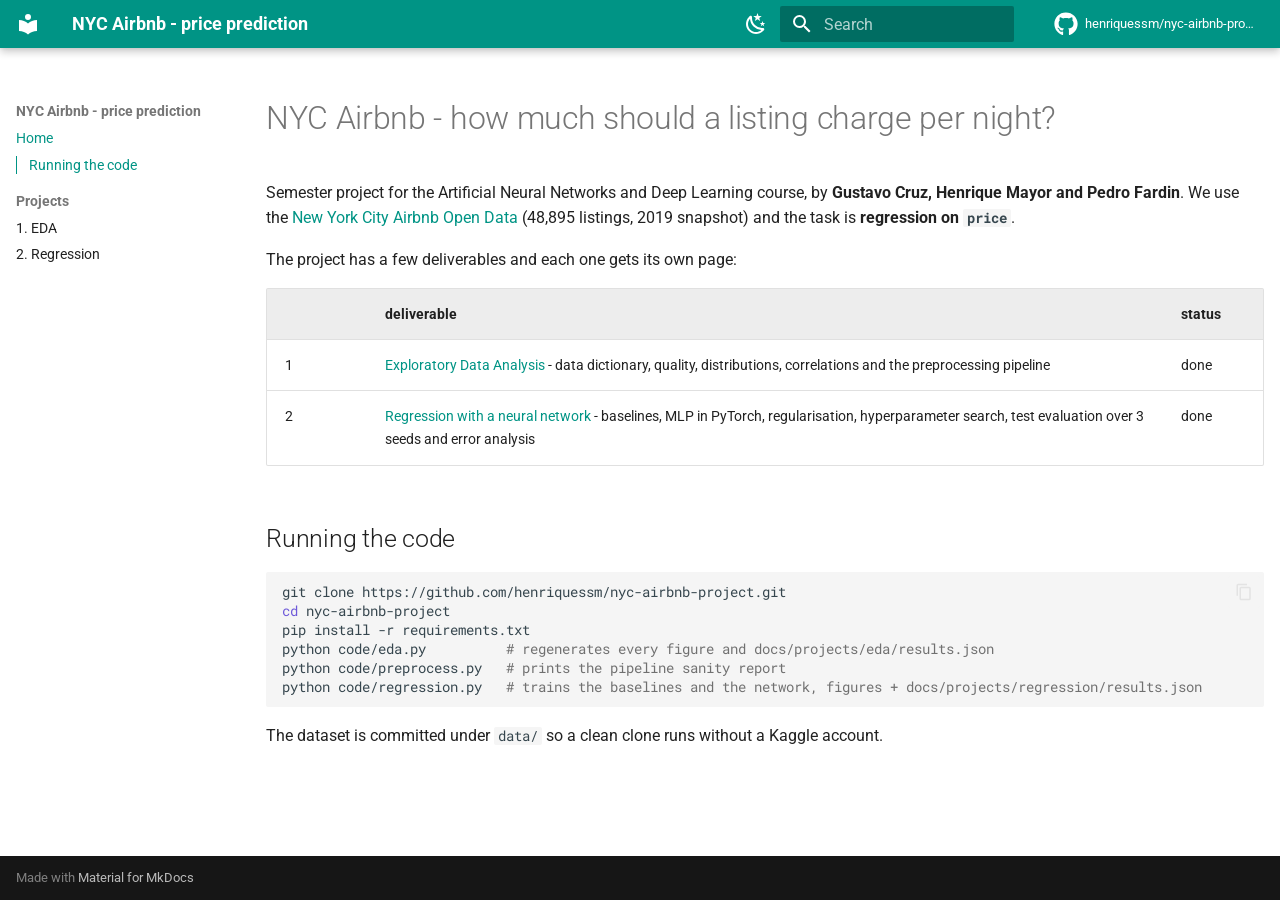
<file: index.html>
<!doctype html>
<html lang="en" class="no-js">
  <head>
    
      <meta charset="utf-8">
      <meta name="viewport" content="width=device-width,initial-scale=1">
      
        <meta name="description" content="Artificial Neural Networks and Deep Learning project on the New York City Airbnb Open Data (2019)">
      
      
      
        <link rel="canonical" href="https://henriquessm.github.io/nyc-airbnb-project/">
      
      
      
        <link rel="next" href="projects/eda/">
      
      
        
      
      
      <link rel="icon" href="assets/images/favicon.png">
      <meta name="generator" content="mkdocs-1.6.1, mkdocs-material-9.8.0">
    
    
      
        <title>NYC Airbnb - price prediction</title>
      
    
    
      <link rel="stylesheet" href="assets/stylesheets/main.57a0d79d.min.css">
      
        
        <link rel="stylesheet" href="assets/stylesheets/palette.fb2fffe2.min.css">
      
      


    
    
      
    
    
      
        
        
        <link rel="preconnect" href="https://fonts.gstatic.com" crossorigin>
        <link rel="stylesheet" href="https://fonts.googleapis.com/css?family=Roboto:300,300i,400,400i,700,700i%7CRoboto+Mono:400,400i,700,700i&display=fallback">
        <style>:root{--md-text-font:"Roboto";--md-code-font:"Roboto Mono"}</style>
      
    
    
      <link rel="stylesheet" href="stylesheets/extra.css">
    
    <script>__md_scope=new URL(".",location),__md_hash=e=>[...e].reduce(((e,_)=>(e<<5)-e+_.charCodeAt(0)),0),__md_get=(e,_=localStorage,t=__md_scope)=>JSON.parse(_.getItem(t.pathname+"."+e)),__md_set=(e,_,t=localStorage,a=__md_scope)=>{try{t.setItem(a.pathname+"."+e,JSON.stringify(_))}catch(e){}}</script>
    
      

    
    
  </head>
  
  
    
    
      
    
    
    
    
    <body dir="ltr" data-md-color-scheme="default" data-md-color-primary="teal" data-md-color-accent="deep-orange">
  
    
    <input class="md-toggle" data-md-toggle="drawer" type="checkbox" id="__drawer" autocomplete="off">
    <input class="md-toggle" data-md-toggle="search" type="checkbox" id="__search" autocomplete="off">
    <label class="md-overlay" for="__drawer"></label>
    <div data-md-component="skip">
      
        
        <a href="#nyc-airbnb-how-much-should-a-listing-charge-per-night" class="md-skip">
          Skip to content
        </a>
      
    </div>
    <div data-md-component="announce">
      
    </div>
    
    
      

  

<header class="md-header md-header--shadow" data-md-component="header">
  <nav class="md-header__inner md-grid" aria-label="Header">
    <a href="." title="NYC Airbnb - price prediction" class="md-header__button md-logo" aria-label="NYC Airbnb - price prediction" data-md-component="logo">
      
  
  <svg xmlns="http://www.w3.org/2000/svg" viewBox="0 0 24 24"><path d="M12 8a3 3 0 0 0 3-3 3 3 0 0 0-3-3 3 3 0 0 0-3 3 3 3 0 0 0 3 3m0 3.54C9.64 9.35 6.5 8 3 8v11c3.5 0 6.64 1.35 9 3.54 2.36-2.19 5.5-3.54 9-3.54V8c-3.5 0-6.64 1.35-9 3.54"/></svg>

    </a>
    <label class="md-header__button md-icon" for="__drawer">
      
      <svg xmlns="http://www.w3.org/2000/svg" viewBox="0 0 24 24"><path d="M3 6h18v2H3zm0 5h18v2H3zm0 5h18v2H3z"/></svg>
    </label>
    <div class="md-header__title" data-md-component="header-title">
      <div class="md-header__ellipsis">
        <div class="md-header__topic">
          <span class="md-ellipsis">
            NYC Airbnb - price prediction
          </span>
        </div>
        <div class="md-header__topic" data-md-component="header-topic">
          <span class="md-ellipsis">
            
              Home
            
          </span>
        </div>
      </div>
    </div>
    
      
        <form class="md-header__option" data-md-component="palette">
  
    
    
    
    <input class="md-option" data-md-color-media="" data-md-color-scheme="default" data-md-color-primary="teal" data-md-color-accent="deep-orange"  aria-label="dark mode"  type="radio" name="__palette" id="__palette_0">
    
      <label class="md-header__button md-icon" title="dark mode" for="__palette_1" hidden>
        <svg xmlns="http://www.w3.org/2000/svg" viewBox="0 0 24 24"><path d="m17.75 4.09-2.53 1.94.91 3.06-2.63-1.81-2.63 1.81.91-3.06-2.53-1.94L12.44 4l1.06-3 1.06 3zm3.5 6.91-1.64 1.25.59 1.98-1.7-1.17-1.7 1.17.59-1.98L15.75 11l2.06-.05L18.5 9l.69 1.95zm-2.28 4.95c.83-.08 1.72 1.1 1.19 1.85-.32.45-.66.87-1.08 1.27C15.17 23 8.84 23 4.94 19.07c-3.91-3.9-3.91-10.24 0-14.14.4-.4.82-.76 1.27-1.08.75-.53 1.93.36 1.85 1.19-.27 2.86.69 5.83 2.89 8.02a9.96 9.96 0 0 0 8.02 2.89m-1.64 2.02a12.08 12.08 0 0 1-7.8-3.47c-2.17-2.19-3.33-5-3.49-7.82-2.81 3.14-2.7 7.96.31 10.98 3.02 3.01 7.84 3.12 10.98.31"/></svg>
      </label>
    
  
    
    
    
    <input class="md-option" data-md-color-media="" data-md-color-scheme="slate" data-md-color-primary="teal" data-md-color-accent="deep-orange"  aria-label="light mode"  type="radio" name="__palette" id="__palette_1">
    
      <label class="md-header__button md-icon" title="light mode" for="__palette_0" hidden>
        <svg xmlns="http://www.w3.org/2000/svg" viewBox="0 0 24 24"><path d="M12 7a5 5 0 0 1 5 5 5 5 0 0 1-5 5 5 5 0 0 1-5-5 5 5 0 0 1 5-5m0 2a3 3 0 0 0-3 3 3 3 0 0 0 3 3 3 3 0 0 0 3-3 3 3 0 0 0-3-3m0-7 2.39 3.42C13.65 5.15 12.84 5 12 5s-1.65.15-2.39.42zM3.34 7l4.16-.35A7.2 7.2 0 0 0 5.94 8.5c-.44.74-.69 1.5-.83 2.29zm.02 10 1.76-3.77a7.131 7.131 0 0 0 2.38 4.14zM20.65 7l-1.77 3.79a7.02 7.02 0 0 0-2.38-4.15zm-.01 10-4.14.36c.59-.51 1.12-1.14 1.54-1.86.42-.73.69-1.5.83-2.29zM12 22l-2.41-3.44c.74.27 1.55.44 2.41.44.82 0 1.63-.17 2.37-.44z"/></svg>
      </label>
    
  
</form>
      
    
    
      <script>var palette=__md_get("__palette");if(palette&&palette.color){if("(prefers-color-scheme)"===palette.color.media){var media=matchMedia("(prefers-color-scheme: light)"),input=document.querySelector(media.matches?"[data-md-color-media='(prefers-color-scheme: light)']":"[data-md-color-media='(prefers-color-scheme: dark)']");palette.color.media=input.getAttribute("data-md-color-media"),palette.color.scheme=input.getAttribute("data-md-color-scheme"),palette.color.primary=input.getAttribute("data-md-color-primary"),palette.color.accent=input.getAttribute("data-md-color-accent")}for(var[key,value]of Object.entries(palette.color))document.body.setAttribute("data-md-color-"+key,value)}</script>
    
    
    
      
      
        <label class="md-header__button md-icon" for="__search">
          
          <svg xmlns="http://www.w3.org/2000/svg" viewBox="0 0 24 24"><path d="M9.5 3A6.5 6.5 0 0 1 16 9.5c0 1.61-.59 3.09-1.56 4.23l.27.27h.79l5 5-1.5 1.5-5-5v-.79l-.27-.27A6.52 6.52 0 0 1 9.5 16 6.5 6.5 0 0 1 3 9.5 6.5 6.5 0 0 1 9.5 3m0 2C7 5 5 7 5 9.5S7 14 9.5 14 14 12 14 9.5 12 5 9.5 5"/></svg>
        </label>
        <div class="md-search" data-md-component="search" role="dialog">
  <label class="md-search__overlay" for="__search"></label>
  <div class="md-search__inner" role="search">
    <form class="md-search__form" name="search">
      <input type="text" class="md-search__input" name="query" aria-label="Search" placeholder="Search" autocapitalize="off" autocorrect="off" autocomplete="off" spellcheck="false" data-md-component="search-query" required>
      <label class="md-search__icon md-icon" for="__search">
        
        <svg xmlns="http://www.w3.org/2000/svg" viewBox="0 0 24 24"><path d="M9.5 3A6.5 6.5 0 0 1 16 9.5c0 1.61-.59 3.09-1.56 4.23l.27.27h.79l5 5-1.5 1.5-5-5v-.79l-.27-.27A6.52 6.52 0 0 1 9.5 16 6.5 6.5 0 0 1 3 9.5 6.5 6.5 0 0 1 9.5 3m0 2C7 5 5 7 5 9.5S7 14 9.5 14 14 12 14 9.5 12 5 9.5 5"/></svg>
        
        <svg xmlns="http://www.w3.org/2000/svg" viewBox="0 0 24 24"><path d="M20 11v2H8l5.5 5.5-1.42 1.42L4.16 12l7.92-7.92L13.5 5.5 8 11z"/></svg>
      </label>
      <nav class="md-search__options" aria-label="Search">
        
        <button type="reset" class="md-search__icon md-icon" title="Clear" aria-label="Clear" tabindex="-1">
          
          <svg xmlns="http://www.w3.org/2000/svg" viewBox="0 0 24 24"><path d="M19 6.41 17.59 5 12 10.59 6.41 5 5 6.41 10.59 12 5 17.59 6.41 19 12 13.41 17.59 19 19 17.59 13.41 12z"/></svg>
        </button>
      </nav>
      
    </form>
    <div class="md-search__output">
      <div class="md-search__scrollwrap" tabindex="0" data-md-scrollfix>
        <div class="md-search-result" data-md-component="search-result">
          <div class="md-search-result__meta">
            Initializing search
          </div>
          <ol class="md-search-result__list" role="presentation"></ol>
        </div>
      </div>
    </div>
  </div>
</div>
      
    
    
      <div class="md-header__source">
        <a href="https://github.com/henriquessm/nyc-airbnb-project" title="Go to repository" class="md-source" data-md-component="source">
  <div class="md-source__icon md-icon">
    
    <svg xmlns="http://www.w3.org/2000/svg" viewBox="0 0 512 512"><!--! Font Awesome Free 7.1.0 by @fontawesome - https://fontawesome.com License - https://fontawesome.com/license/free (Icons: CC BY 4.0, Fonts: SIL OFL 1.1, Code: MIT License) Copyright 2025 Fonticons, Inc.--><path d="M173.9 397.4c0 2-2.3 3.6-5.2 3.6-3.3.3-5.6-1.3-5.6-3.6 0-2 2.3-3.6 5.2-3.6 3-.3 5.6 1.3 5.6 3.6m-31.1-4.5c-.7 2 1.3 4.3 4.3 4.9 2.6 1 5.6 0 6.2-2s-1.3-4.3-4.3-5.2c-2.6-.7-5.5.3-6.2 2.3m44.2-1.7c-2.9.7-4.9 2.6-4.6 4.9.3 2 2.9 3.3 5.9 2.6 2.9-.7 4.9-2.6 4.6-4.6-.3-1.9-3-3.2-5.9-2.9M252.8 8C114.1 8 8 113.3 8 252c0 110.9 69.8 205.8 169.5 239.2 12.8 2.3 17.3-5.6 17.3-12.1 0-6.2-.3-40.4-.3-61.4 0 0-70 15-84.7-29.8 0 0-11.4-29.1-27.8-36.6 0 0-22.9-15.7 1.6-15.4 0 0 24.9 2 38.6 25.8 21.9 38.6 58.6 27.5 72.9 20.9 2.3-16 8.8-27.1 16-33.7-55.9-6.2-112.3-14.3-112.3-110.5 0-27.5 7.6-41.3 23.6-58.9-2.6-6.5-11.1-33.3 2.6-67.9 20.9-6.5 69 27 69 27 20-5.6 41.5-8.5 62.8-8.5s42.8 2.9 62.8 8.5c0 0 48.1-33.6 69-27 13.7 34.7 5.2 61.4 2.6 67.9 16 17.7 25.8 31.5 25.8 58.9 0 96.5-58.9 104.2-114.8 110.5 9.2 7.9 17 22.9 17 46.4 0 33.7-.3 75.4-.3 83.6 0 6.5 4.6 14.4 17.3 12.1C436.2 457.8 504 362.9 504 252 504 113.3 391.5 8 252.8 8M105.2 352.9c-1.3 1-1 3.3.7 5.2 1.6 1.6 3.9 2.3 5.2 1 1.3-1 1-3.3-.7-5.2-1.6-1.6-3.9-2.3-5.2-1m-10.8-8.1c-.7 1.3.3 2.9 2.3 3.9 1.6 1 3.6.7 4.3-.7.7-1.3-.3-2.9-2.3-3.9-2-.6-3.6-.3-4.3.7m32.4 35.6c-1.6 1.3-1 4.3 1.3 6.2 2.3 2.3 5.2 2.6 6.5 1 1.3-1.3.7-4.3-1.3-6.2-2.2-2.3-5.2-2.6-6.5-1m-11.4-14.7c-1.6 1-1.6 3.6 0 5.9s4.3 3.3 5.6 2.3c1.6-1.3 1.6-3.9 0-6.2-1.4-2.3-4-3.3-5.6-2"/></svg>
  </div>
  <div class="md-source__repository">
    henriquessm/nyc-airbnb-project
  </div>
</a>
      </div>
    
  </nav>
  
</header>
    
    <div class="md-container" data-md-component="container">
      
      
        
          
        
      
      <main class="md-main" data-md-component="main">
        <div class="md-main__inner md-grid">
          
            
              
              <div class="md-sidebar md-sidebar--primary" data-md-component="sidebar" data-md-type="navigation" >
                <div class="md-sidebar__scrollwrap">
                  <div class="md-sidebar__inner">
                    



  

<nav class="md-nav md-nav--primary md-nav--integrated" aria-label="Navigation" data-md-level="0">
  <label class="md-nav__title" for="__drawer">
    <a href="." title="NYC Airbnb - price prediction" class="md-nav__button md-logo" aria-label="NYC Airbnb - price prediction" data-md-component="logo">
      
  
  <svg xmlns="http://www.w3.org/2000/svg" viewBox="0 0 24 24"><path d="M12 8a3 3 0 0 0 3-3 3 3 0 0 0-3-3 3 3 0 0 0-3 3 3 3 0 0 0 3 3m0 3.54C9.64 9.35 6.5 8 3 8v11c3.5 0 6.64 1.35 9 3.54 2.36-2.19 5.5-3.54 9-3.54V8c-3.5 0-6.64 1.35-9 3.54"/></svg>

    </a>
    NYC Airbnb - price prediction
  </label>
  
    <div class="md-nav__source">
      <a href="https://github.com/henriquessm/nyc-airbnb-project" title="Go to repository" class="md-source" data-md-component="source">
  <div class="md-source__icon md-icon">
    
    <svg xmlns="http://www.w3.org/2000/svg" viewBox="0 0 512 512"><!--! Font Awesome Free 7.1.0 by @fontawesome - https://fontawesome.com License - https://fontawesome.com/license/free (Icons: CC BY 4.0, Fonts: SIL OFL 1.1, Code: MIT License) Copyright 2025 Fonticons, Inc.--><path d="M173.9 397.4c0 2-2.3 3.6-5.2 3.6-3.3.3-5.6-1.3-5.6-3.6 0-2 2.3-3.6 5.2-3.6 3-.3 5.6 1.3 5.6 3.6m-31.1-4.5c-.7 2 1.3 4.3 4.3 4.9 2.6 1 5.6 0 6.2-2s-1.3-4.3-4.3-5.2c-2.6-.7-5.5.3-6.2 2.3m44.2-1.7c-2.9.7-4.9 2.6-4.6 4.9.3 2 2.9 3.3 5.9 2.6 2.9-.7 4.9-2.6 4.6-4.6-.3-1.9-3-3.2-5.9-2.9M252.8 8C114.1 8 8 113.3 8 252c0 110.9 69.8 205.8 169.5 239.2 12.8 2.3 17.3-5.6 17.3-12.1 0-6.2-.3-40.4-.3-61.4 0 0-70 15-84.7-29.8 0 0-11.4-29.1-27.8-36.6 0 0-22.9-15.7 1.6-15.4 0 0 24.9 2 38.6 25.8 21.9 38.6 58.6 27.5 72.9 20.9 2.3-16 8.8-27.1 16-33.7-55.9-6.2-112.3-14.3-112.3-110.5 0-27.5 7.6-41.3 23.6-58.9-2.6-6.5-11.1-33.3 2.6-67.9 20.9-6.5 69 27 69 27 20-5.6 41.5-8.5 62.8-8.5s42.8 2.9 62.8 8.5c0 0 48.1-33.6 69-27 13.7 34.7 5.2 61.4 2.6 67.9 16 17.7 25.8 31.5 25.8 58.9 0 96.5-58.9 104.2-114.8 110.5 9.2 7.9 17 22.9 17 46.4 0 33.7-.3 75.4-.3 83.6 0 6.5 4.6 14.4 17.3 12.1C436.2 457.8 504 362.9 504 252 504 113.3 391.5 8 252.8 8M105.2 352.9c-1.3 1-1 3.3.7 5.2 1.6 1.6 3.9 2.3 5.2 1 1.3-1 1-3.3-.7-5.2-1.6-1.6-3.9-2.3-5.2-1m-10.8-8.1c-.7 1.3.3 2.9 2.3 3.9 1.6 1 3.6.7 4.3-.7.7-1.3-.3-2.9-2.3-3.9-2-.6-3.6-.3-4.3.7m32.4 35.6c-1.6 1.3-1 4.3 1.3 6.2 2.3 2.3 5.2 2.6 6.5 1 1.3-1.3.7-4.3-1.3-6.2-2.2-2.3-5.2-2.6-6.5-1m-11.4-14.7c-1.6 1-1.6 3.6 0 5.9s4.3 3.3 5.6 2.3c1.6-1.3 1.6-3.9 0-6.2-1.4-2.3-4-3.3-5.6-2"/></svg>
  </div>
  <div class="md-source__repository">
    henriquessm/nyc-airbnb-project
  </div>
</a>
    </div>
  
  <ul class="md-nav__list" data-md-scrollfix>
    
      
      
  
  
    
  
  
  
    <li class="md-nav__item md-nav__item--active">
      
      <input class="md-nav__toggle md-toggle" type="checkbox" id="__toc">
      
      
        
      
      
        <label class="md-nav__link md-nav__link--active" for="__toc">
          
  
  
  <span class="md-ellipsis">
    
  
    Home
  

    
  </span>
  
  

          <span class="md-nav__icon md-icon"></span>
        </label>
      
      <a href="." class="md-nav__link md-nav__link--active">
        
  
  
  <span class="md-ellipsis">
    
  
    Home
  

    
  </span>
  
  

      </a>
      
        

<nav class="md-nav md-nav--secondary" aria-label="Table of contents">
  
  
  
    
  
  
    <label class="md-nav__title" for="__toc">
      <span class="md-nav__icon md-icon"></span>
      Table of contents
    </label>
    <ul class="md-nav__list" data-md-component="toc" data-md-scrollfix>
      
        <li class="md-nav__item">
  <a href="#running-the-code" class="md-nav__link">
    <span class="md-ellipsis">
      
        Running the code
      
    </span>
  </a>
  
</li>
      
    </ul>
  
</nav>
      
    </li>
  

    
      
      
  
  
  
  
    
    
    
    
      
        
        
      
    
    
    <li class="md-nav__item md-nav__item--section md-nav__item--nested">
      
        
        
        <input class="md-nav__toggle md-toggle " type="checkbox" id="__nav_2" >
        
          
          <label class="md-nav__link" for="__nav_2" id="__nav_2_label" tabindex="">
            
  
  
  <span class="md-ellipsis">
    
  
    Projects
  

    
  </span>
  
  

            <span class="md-nav__icon md-icon"></span>
          </label>
        
        <nav class="md-nav" data-md-level="1" aria-labelledby="__nav_2_label" aria-expanded="false">
          <label class="md-nav__title" for="__nav_2">
            <span class="md-nav__icon md-icon"></span>
            
  
    Projects
  

          </label>
          <ul class="md-nav__list" data-md-scrollfix>
            
              
                
  
  
  
  
    <li class="md-nav__item">
      <a href="projects/eda/" class="md-nav__link">
        
  
  
  <span class="md-ellipsis">
    
  
    1. EDA
  

    
  </span>
  
  

      </a>
    </li>
  

              
            
              
                
  
  
  
  
    <li class="md-nav__item">
      <a href="projects/regression/" class="md-nav__link">
        
  
  
  <span class="md-ellipsis">
    
  
    2. Regression
  

    
  </span>
  
  

      </a>
    </li>
  

              
            
          </ul>
        </nav>
      
    </li>
  

    
  </ul>
</nav>
                  </div>
                </div>
              </div>
            
            
          
          
            <div class="md-content" data-md-component="content">
              
              <article class="md-content__inner md-typeset">
                
                  


  
  


<h1 id="nyc-airbnb-how-much-should-a-listing-charge-per-night">NYC Airbnb - how much should a listing charge per night?<a class="headerlink" href="#nyc-airbnb-how-much-should-a-listing-charge-per-night" title="Permanent link">&para;</a></h1>
<p>Semester project for the Artificial Neural Networks and Deep Learning course, by <strong>Gustavo Cruz, Henrique Mayor and Pedro Fardin</strong>. We use the <a href="https://www.kaggle.com/datasets/dgomonov/new-york-city-airbnb-open-data">New York City Airbnb Open Data</a> (48,895 listings, 2019 snapshot) and the task is <strong>regression on <code>price</code></strong>.</p>
<p>The project has a few deliverables and each one gets its own page:</p>
<table>
<thead>
<tr>
<th></th>
<th>deliverable</th>
<th>status</th>
</tr>
</thead>
<tbody>
<tr>
<td>1</td>
<td><a href="projects/eda/">Exploratory Data Analysis</a> - data dictionary, quality, distributions, correlations and the preprocessing pipeline</td>
<td>done</td>
</tr>
<tr>
<td>2</td>
<td><a href="projects/regression/">Regression with a neural network</a> - baselines, MLP in PyTorch, regularisation, hyperparameter search, test evaluation over 3 seeds and error analysis</td>
<td>done</td>
</tr>
</tbody>
</table>
<h2 id="running-the-code">Running the code<a class="headerlink" href="#running-the-code" title="Permanent link">&para;</a></h2>
<div class="highlight"><pre><span></span><code>git<span class="w"> </span>clone<span class="w"> </span>https://github.com/henriquessm/nyc-airbnb-project.git
<span class="nb">cd</span><span class="w"> </span>nyc-airbnb-project
pip<span class="w"> </span>install<span class="w"> </span>-r<span class="w"> </span>requirements.txt
python<span class="w"> </span>code/eda.py<span class="w">          </span><span class="c1"># regenerates every figure and docs/projects/eda/results.json</span>
python<span class="w"> </span>code/preprocess.py<span class="w">   </span><span class="c1"># prints the pipeline sanity report</span>
python<span class="w"> </span>code/regression.py<span class="w">   </span><span class="c1"># trains the baselines and the network, figures + docs/projects/regression/results.json</span>
</code></pre></div>
<p>The dataset is committed under <code>data/</code> so a clean clone runs without a Kaggle account.</p>












                
              </article>
            </div>
          
          
<script>var target=document.getElementById(location.hash.slice(1));target&&target.name&&(target.checked=target.name.startsWith("__tabbed_"))</script>
        </div>
        
          <button type="button" class="md-top md-icon" data-md-component="top" hidden>
  
  <svg xmlns="http://www.w3.org/2000/svg" viewBox="0 0 24 24"><path d="M13 20h-2V8l-5.5 5.5-1.42-1.42L12 4.16l7.92 7.92-1.42 1.42L13 8z"/></svg>
  Back to top
</button>
        
      </main>
      
        <footer class="md-footer">
  
  <div class="md-footer-meta md-typeset">
    <div class="md-footer-meta__inner md-grid">
      <div class="md-copyright">
  
  
    Made with
    <a href="https://squidfunk.github.io/mkdocs-material/" target="_blank" rel="noopener">
      Material for MkDocs
    </a>
  
</div>
      
    </div>
  </div>
</footer>
      
    </div>
    <div class="md-dialog" data-md-component="dialog">
      <div class="md-dialog__inner md-typeset"></div>
    </div>
    
    
    
      
      
      <script id="__config" type="application/json">{"annotate": null, "base": ".", "features": ["navigation.sections", "navigation.top", "toc.integrate", "content.code.copy"], "search": "assets/javascripts/workers/search.a7633da7.min.js", "tags": null, "translations": {"clipboard.copied": "Copied to clipboard", "clipboard.copy": "Copy to clipboard", "search.result.more.one": "1 more on this page", "search.result.more.other": "# more on this page", "search.result.none": "No matching documents", "search.result.one": "1 matching document", "search.result.other": "# matching documents", "search.result.placeholder": "Type to start searching", "search.result.term.missing": "Missing", "select.version": "Select version"}, "version": null}</script>
    
    
      <script src="assets/javascripts/bundle.c21346df.min.js"></script>
      
    
  </body>
</html>
</file>
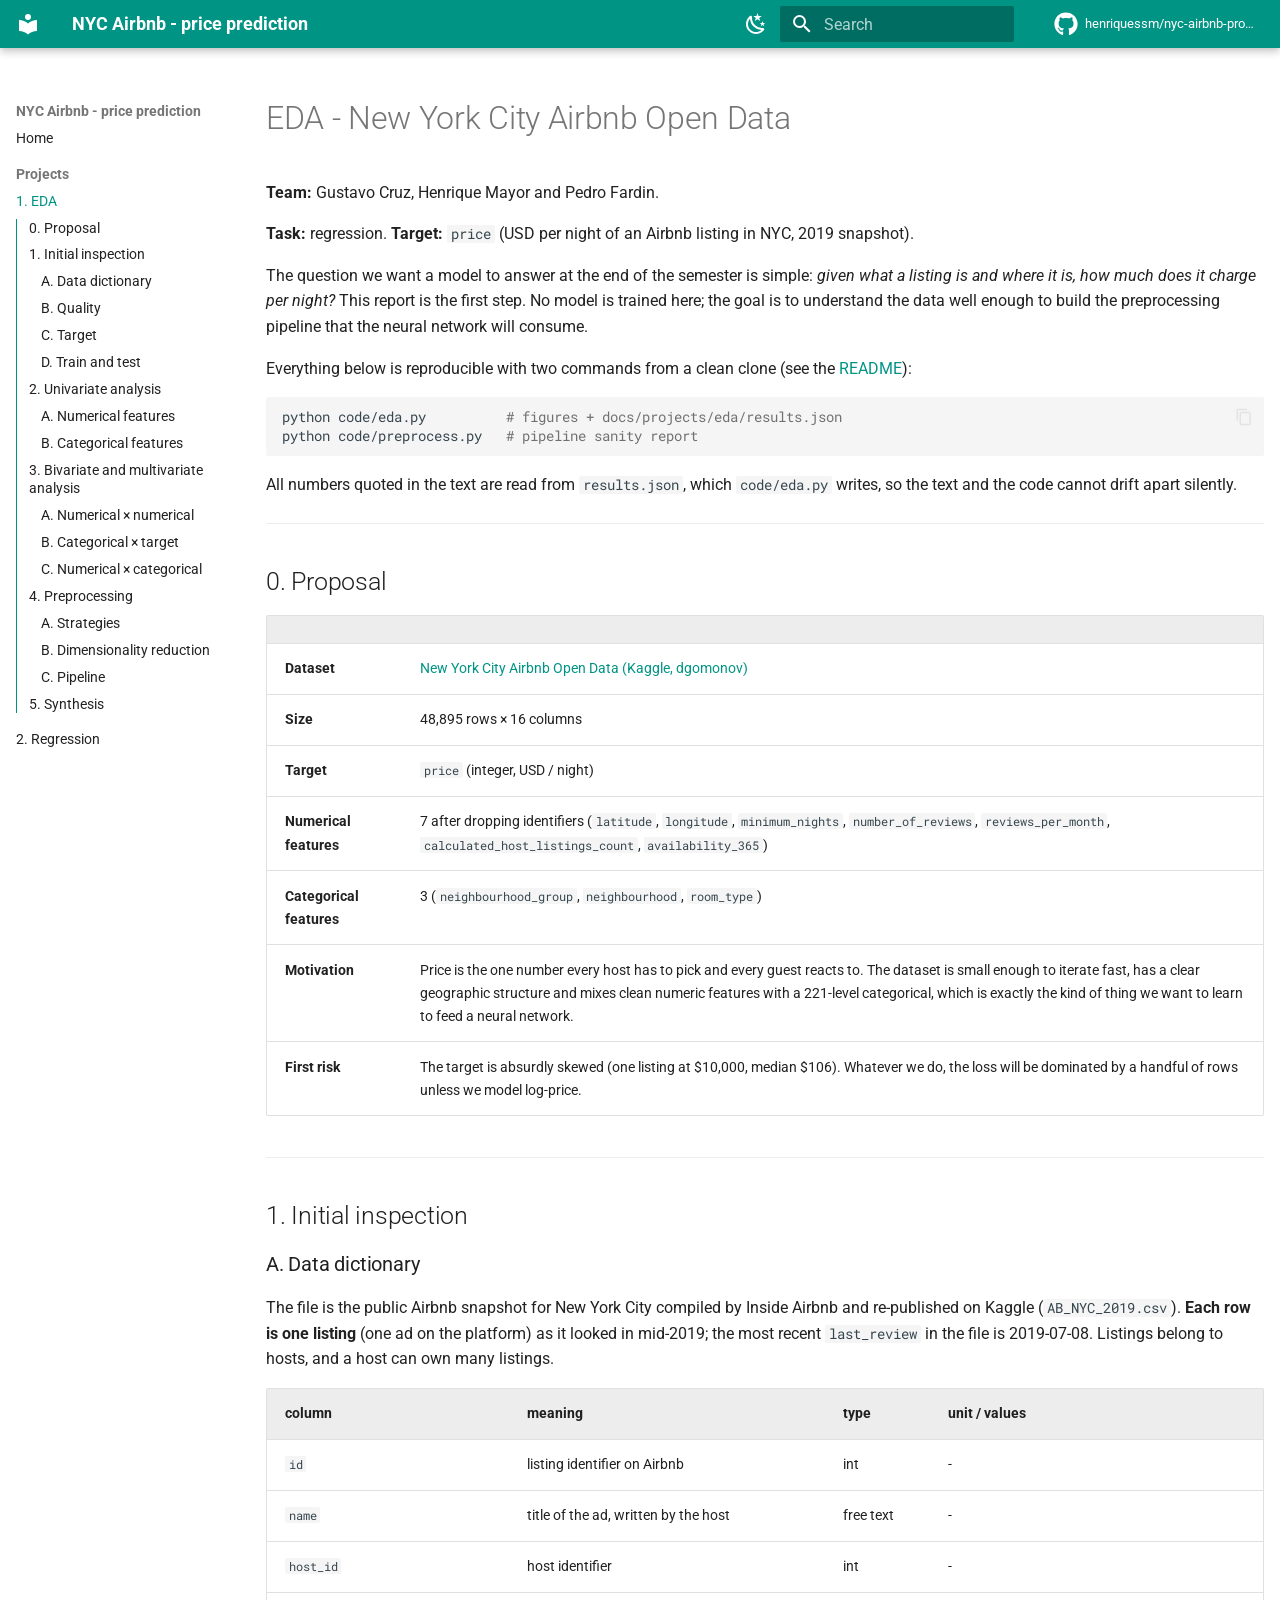
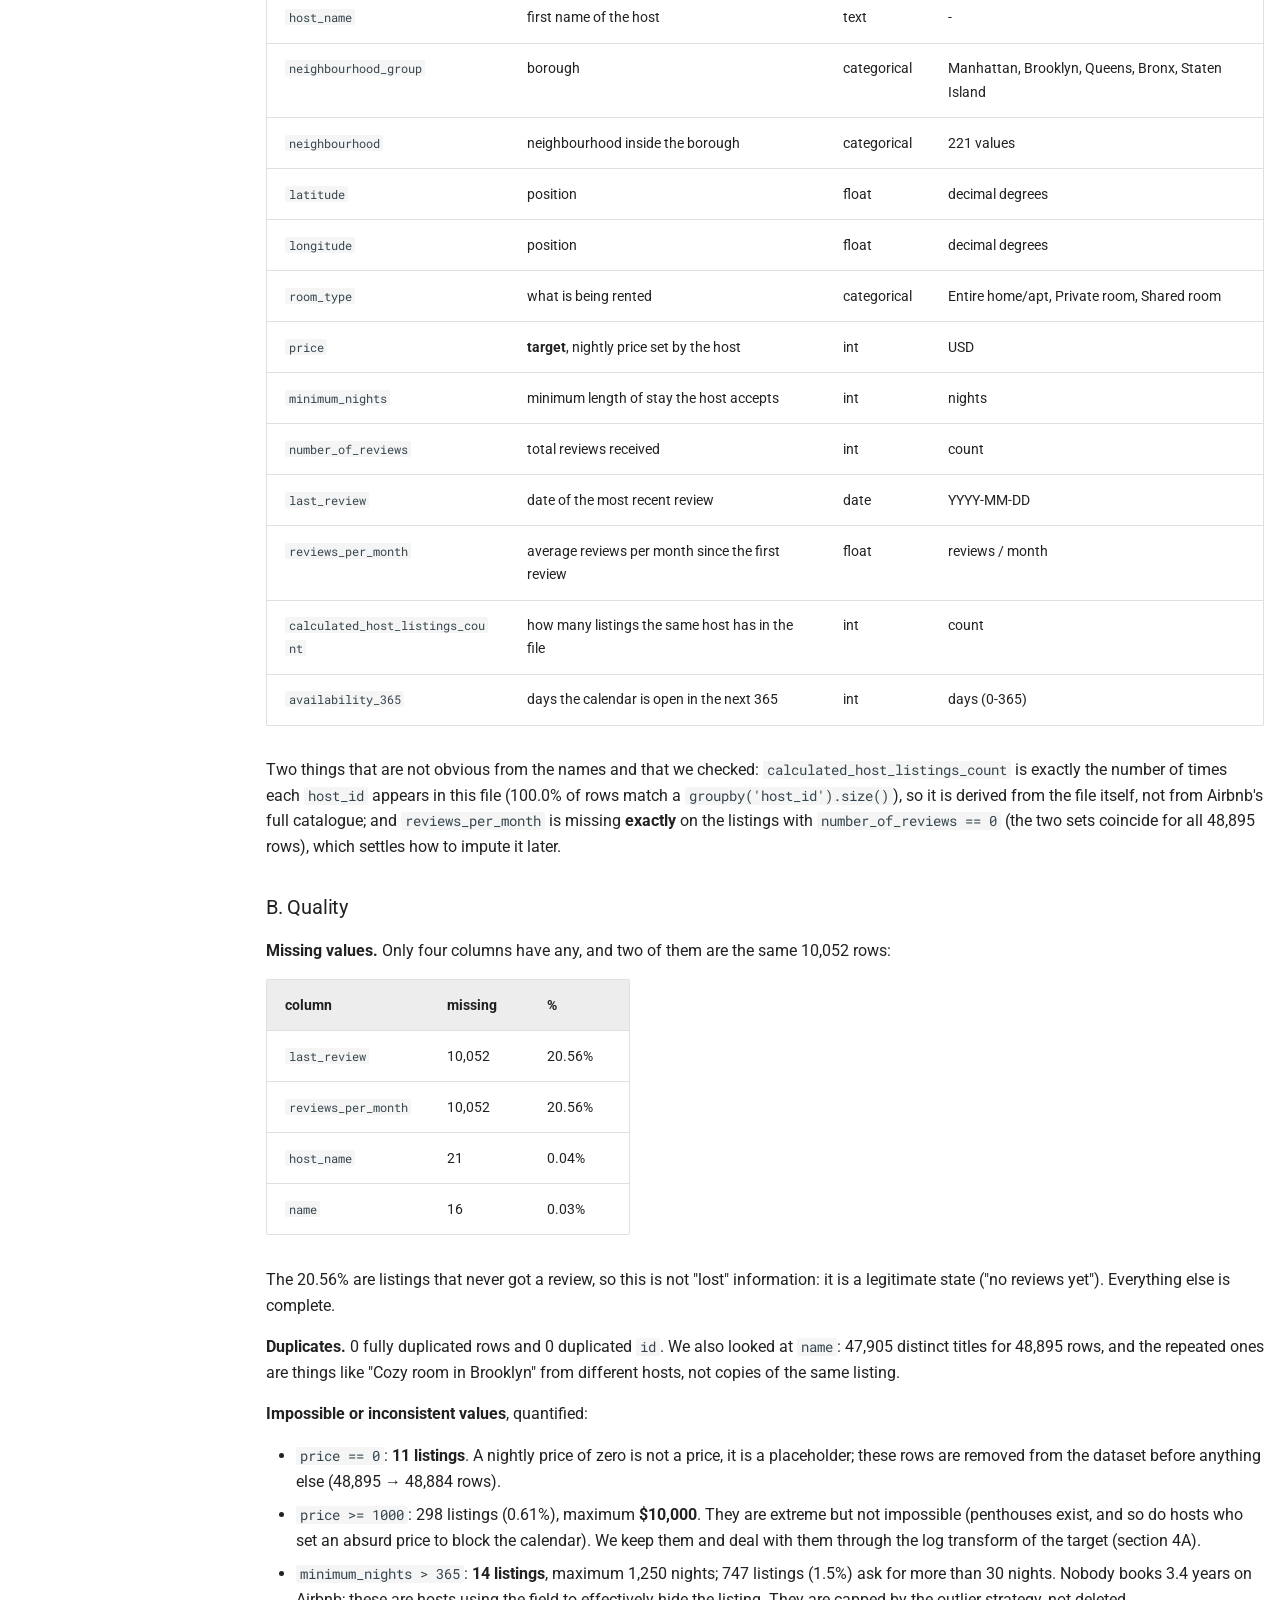
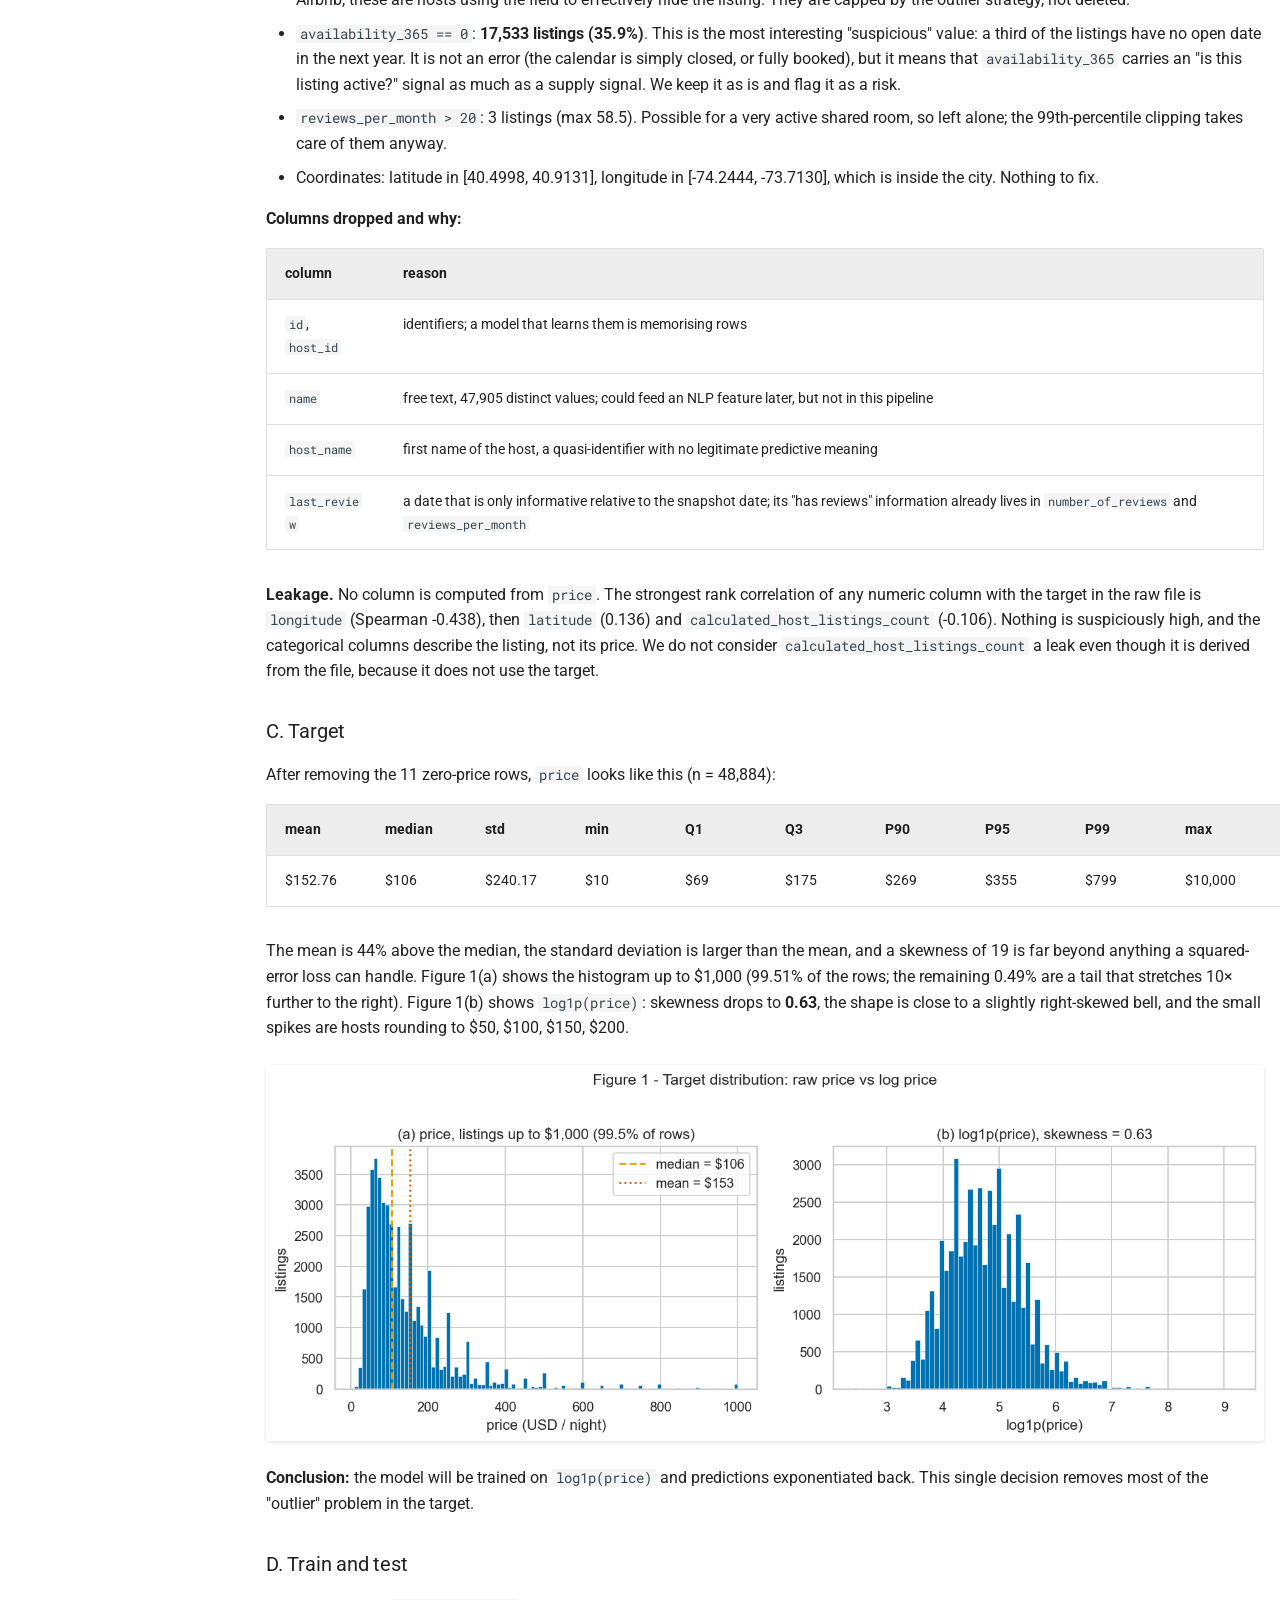
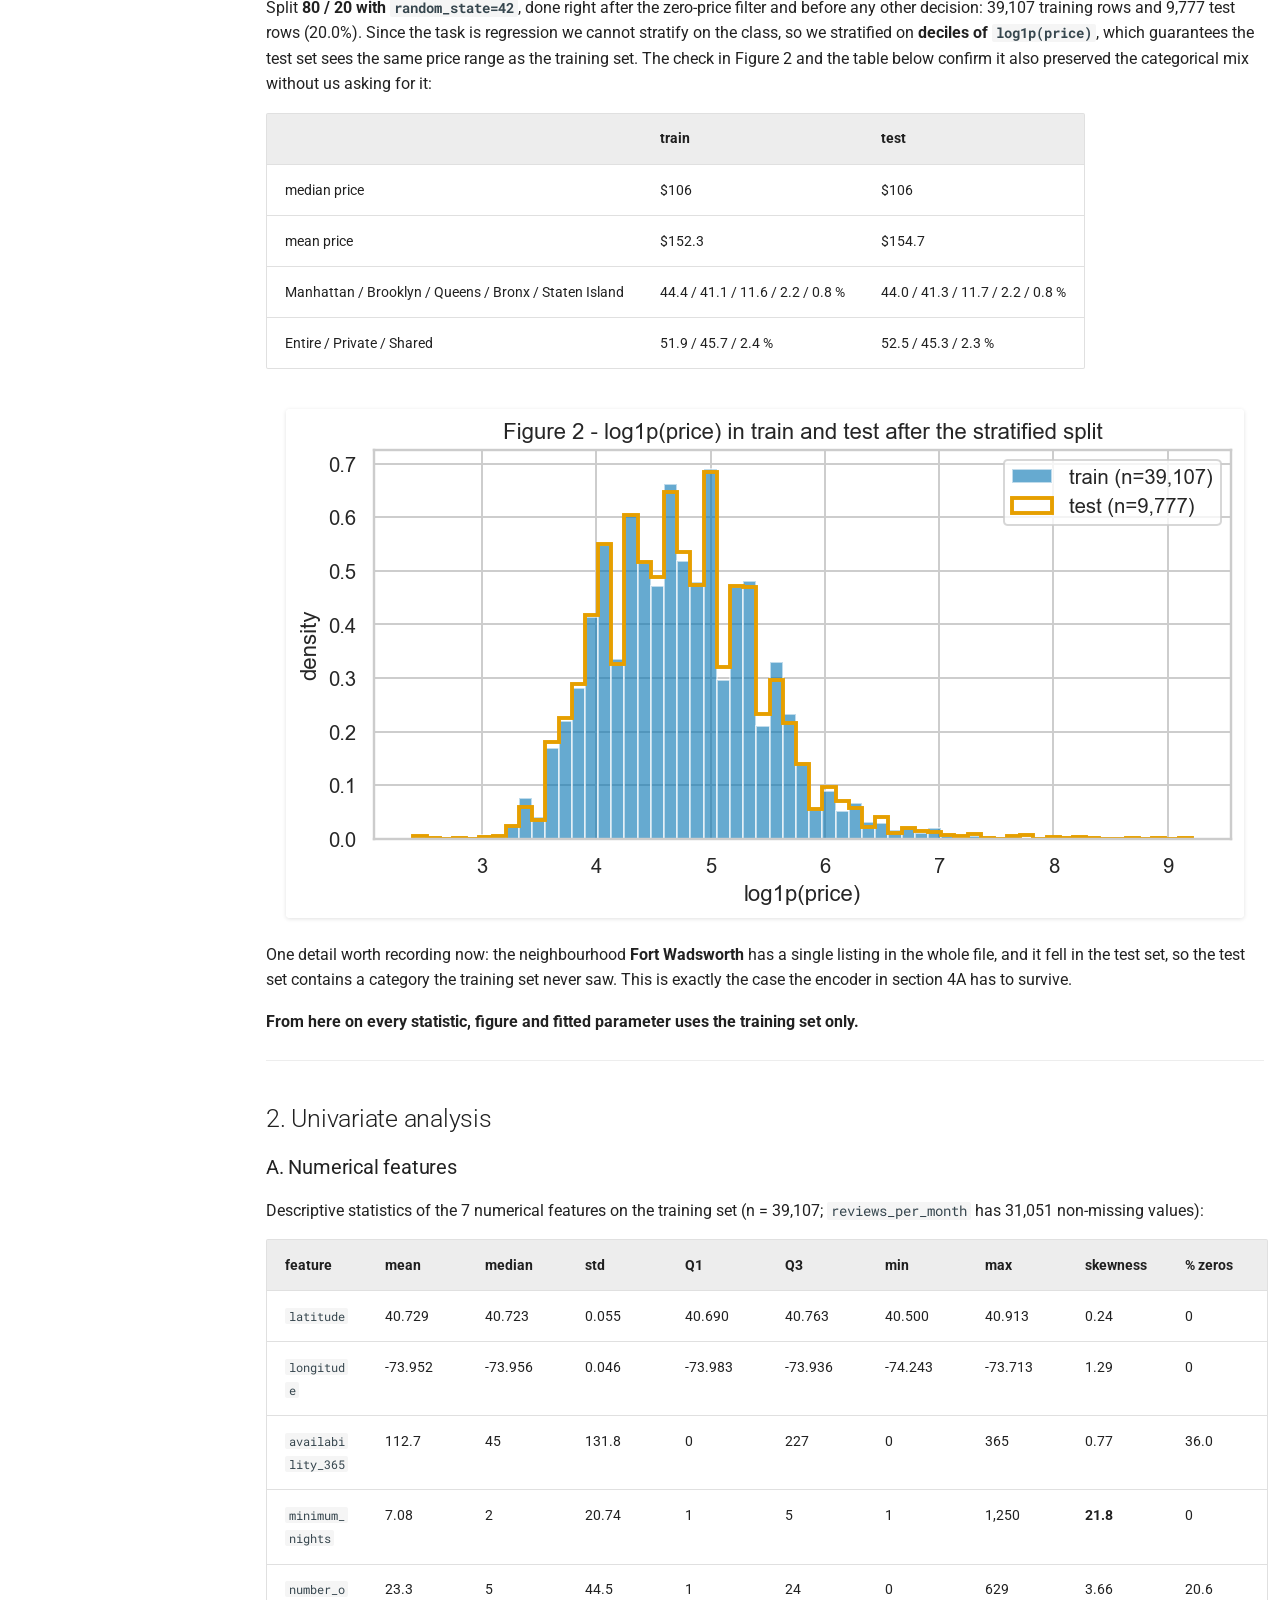
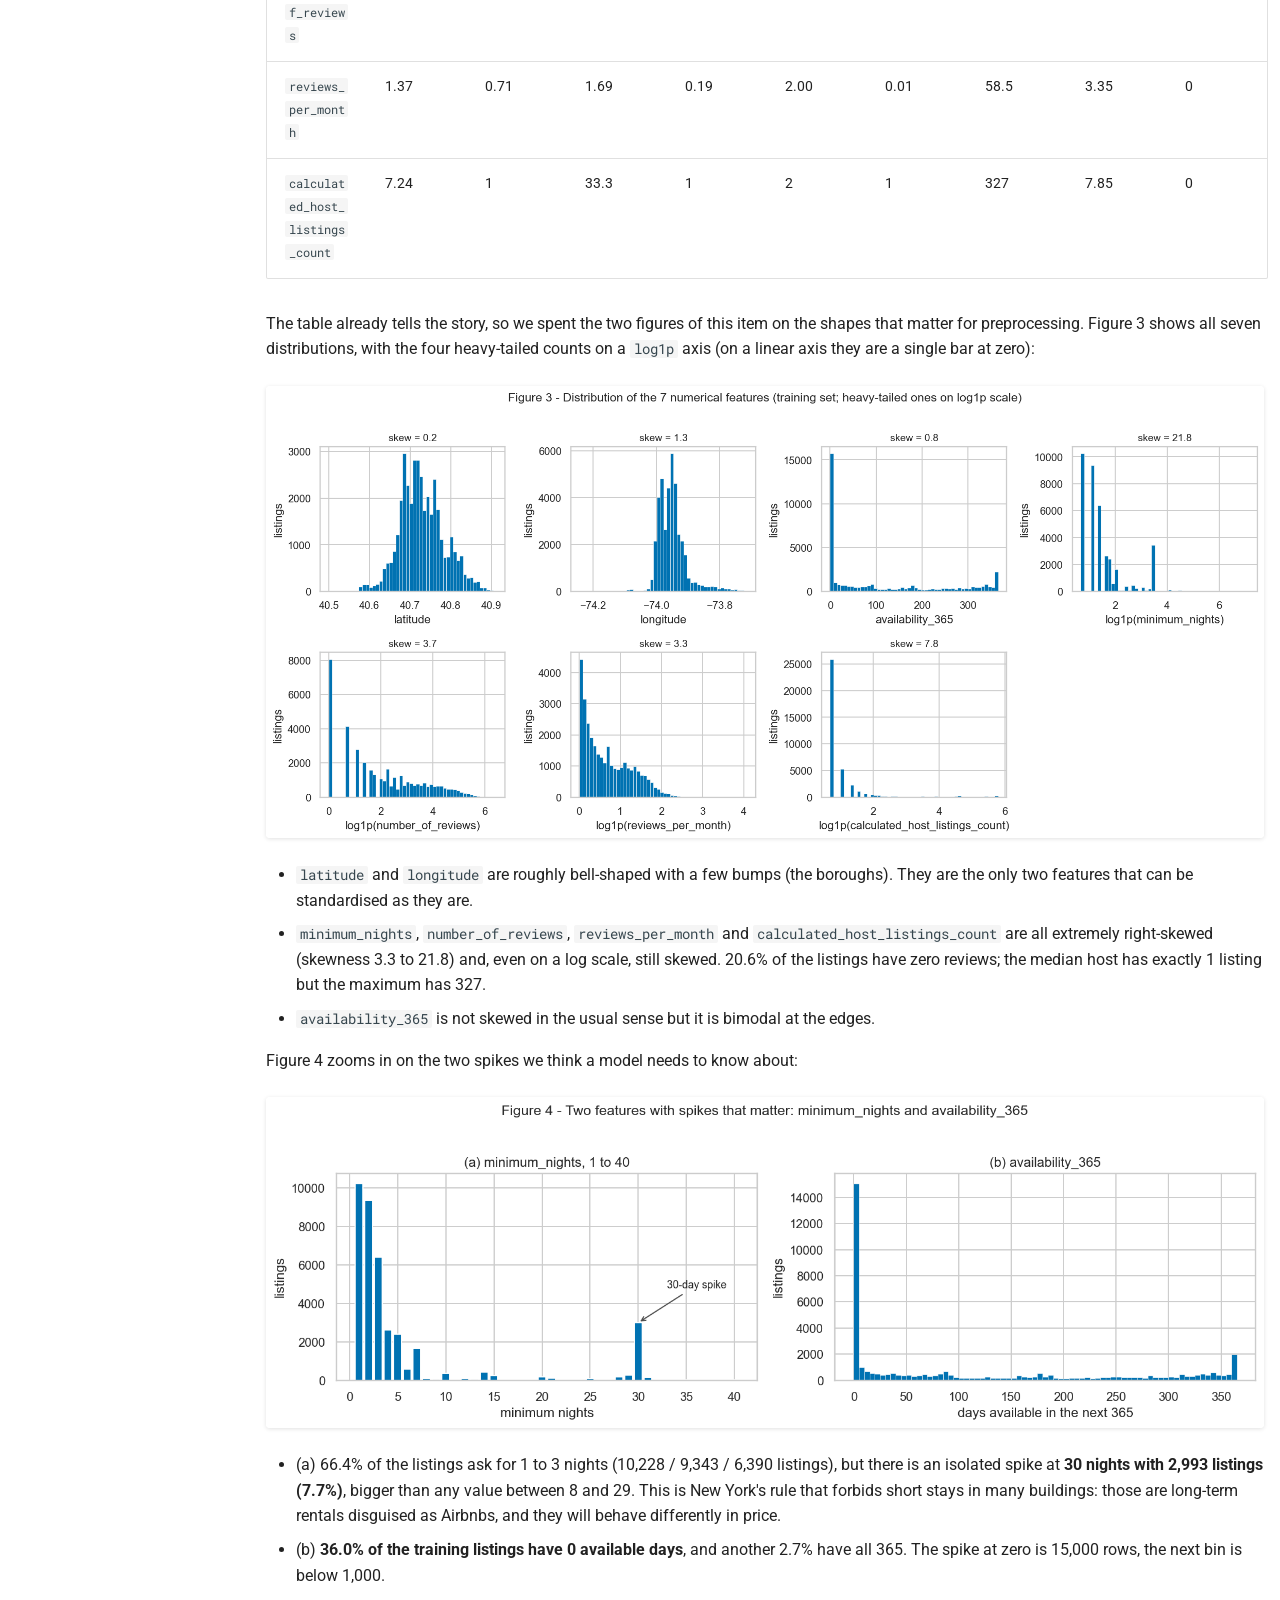
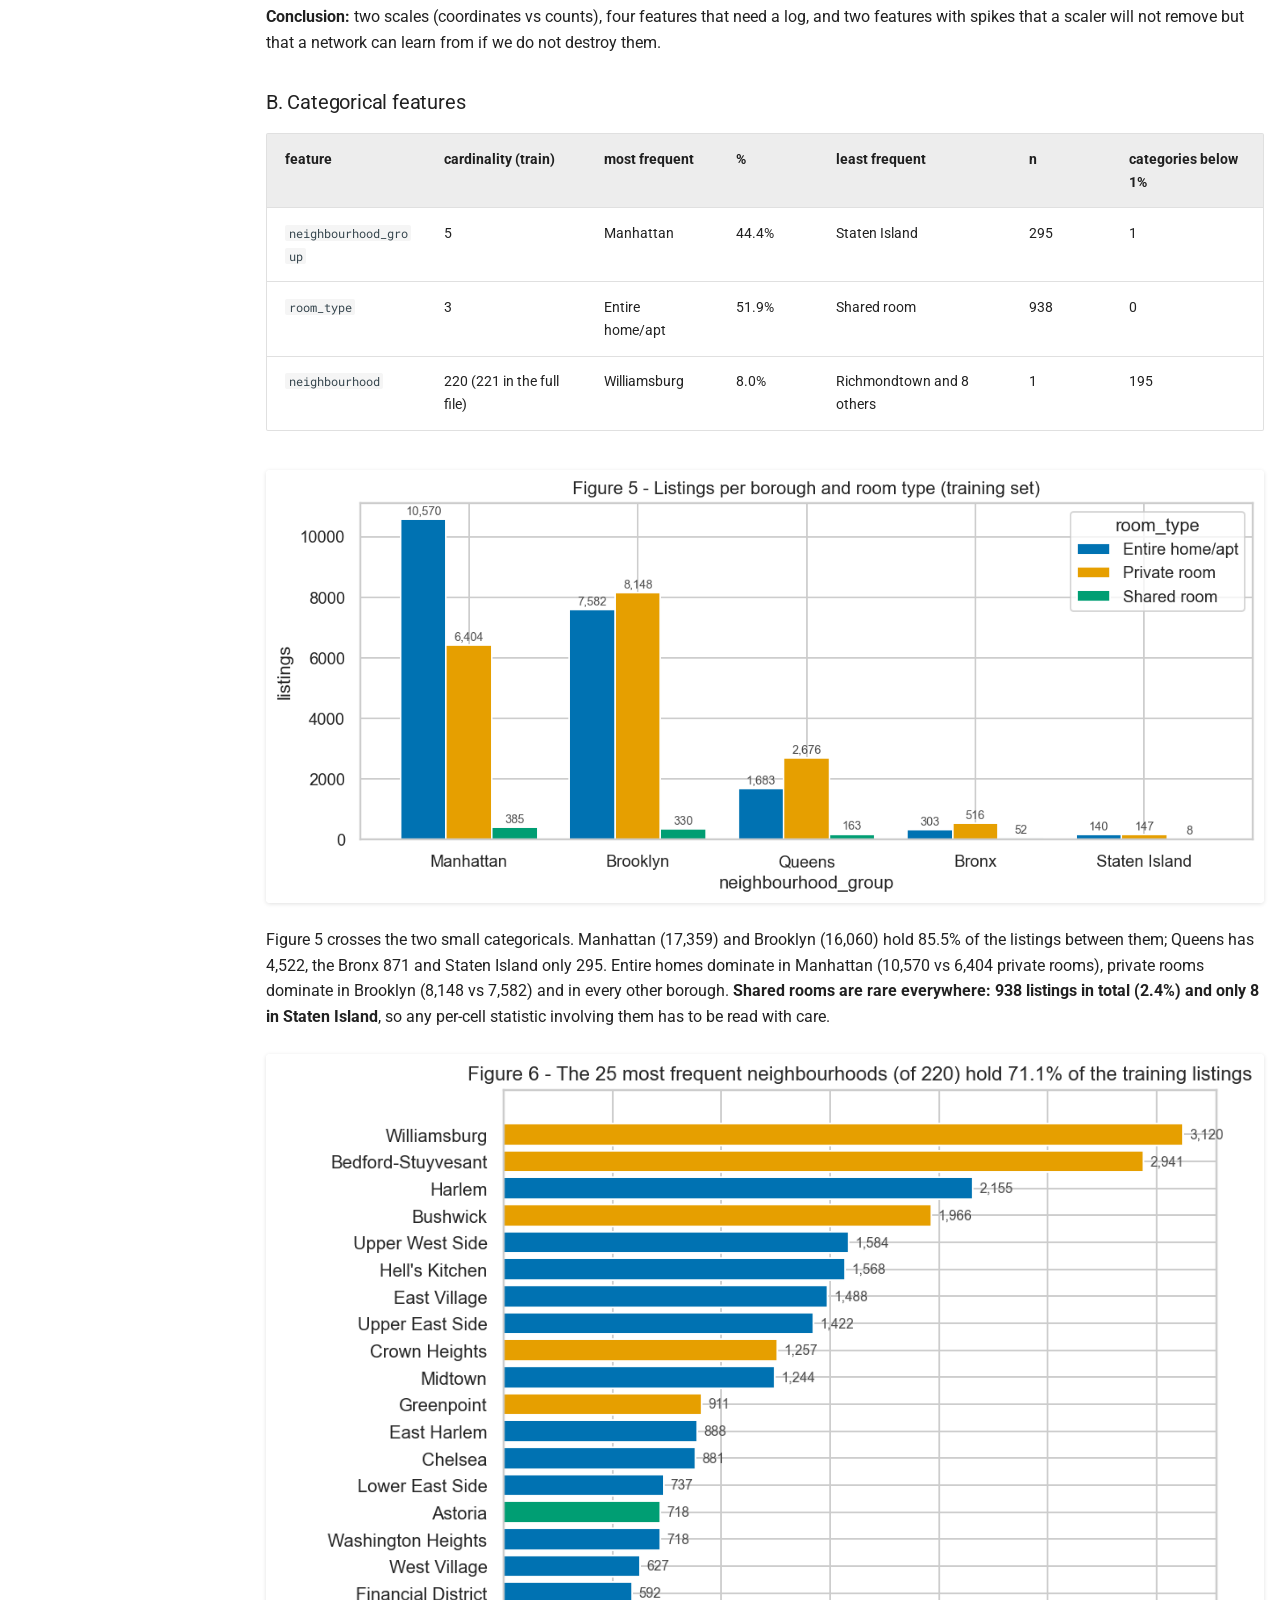
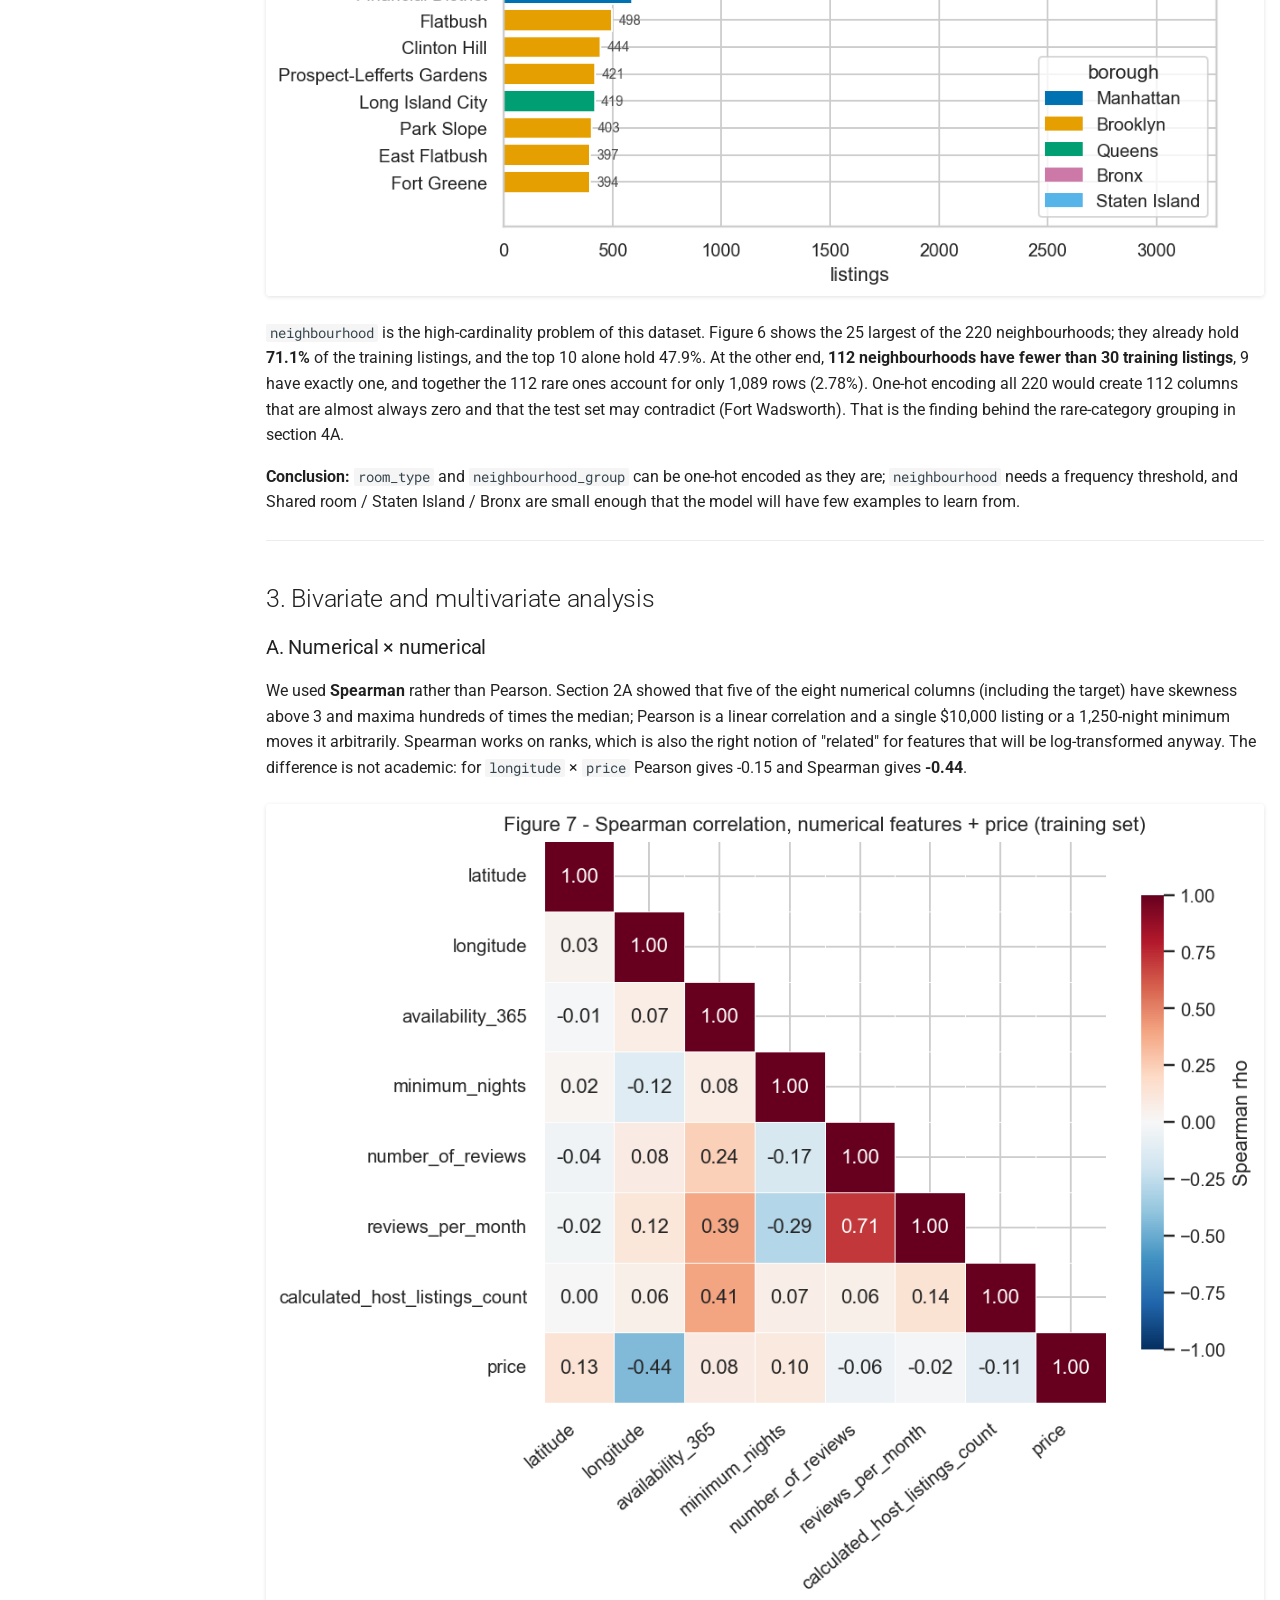
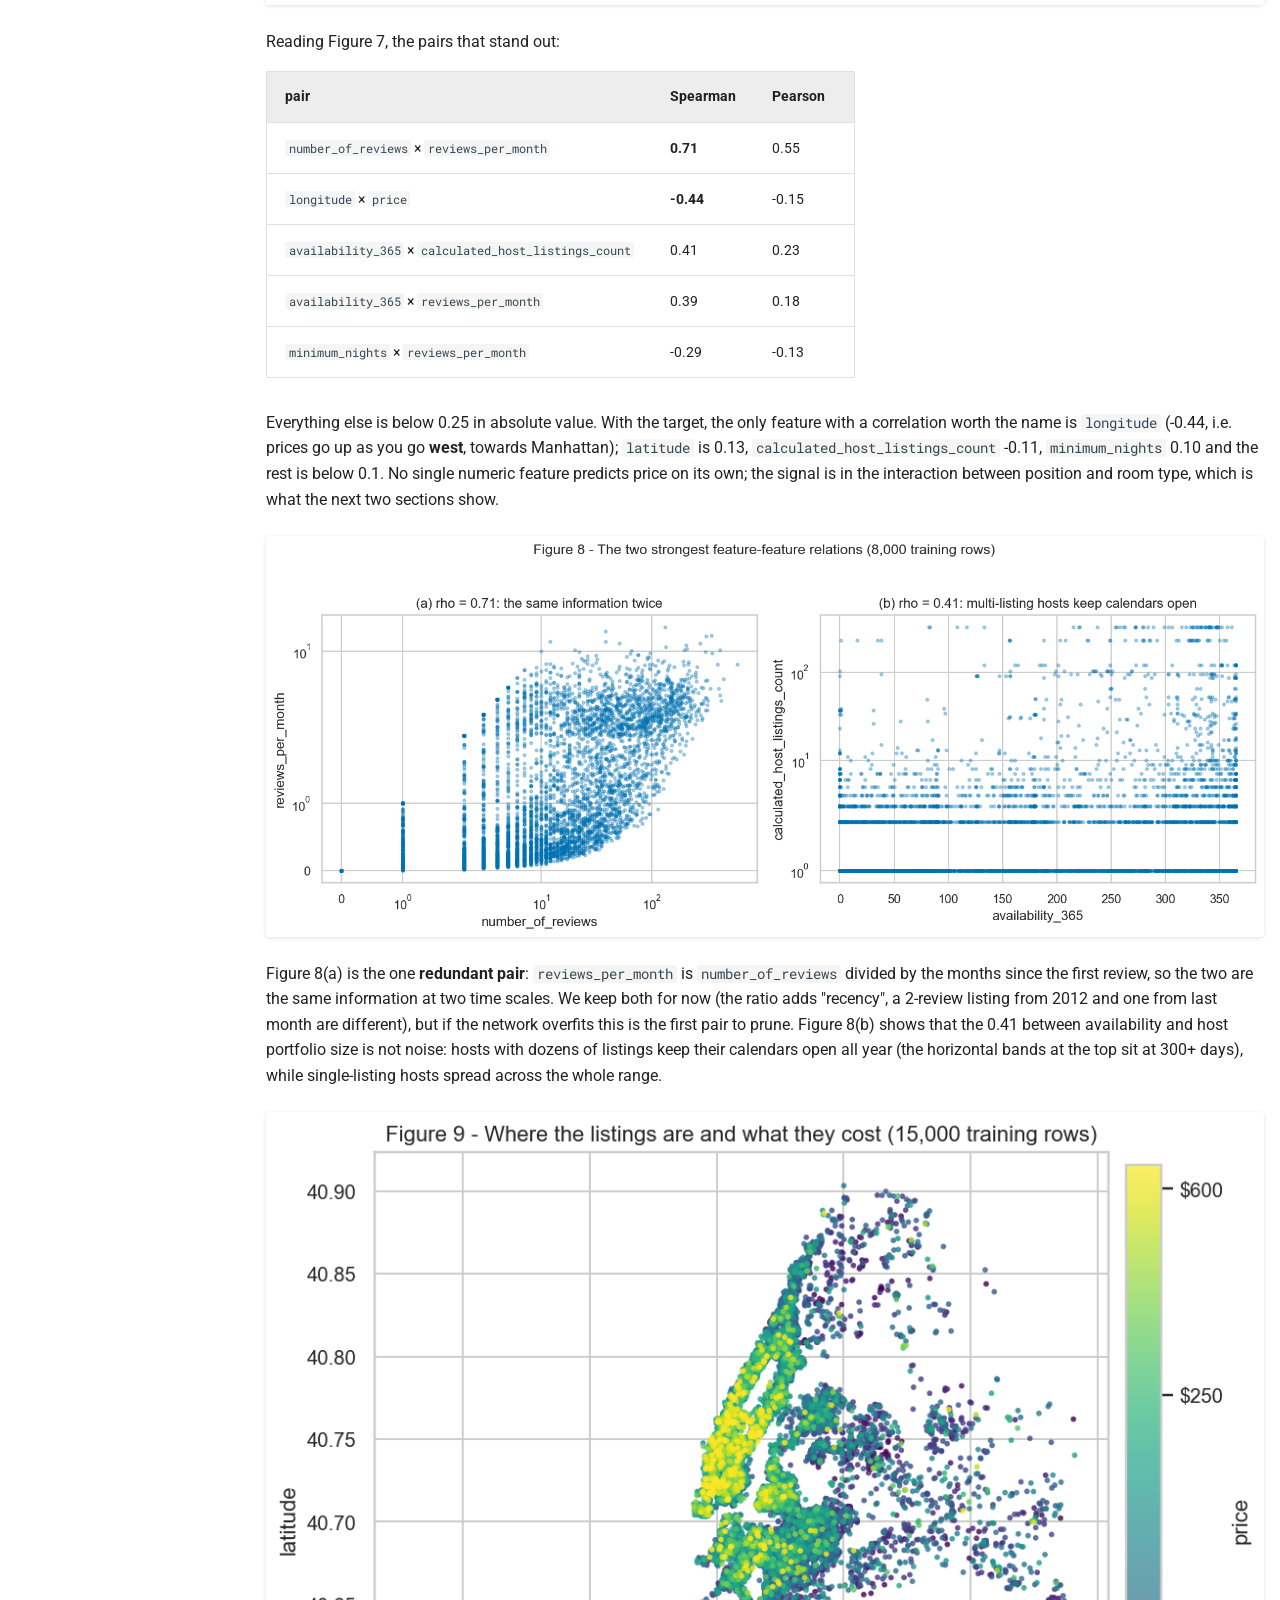
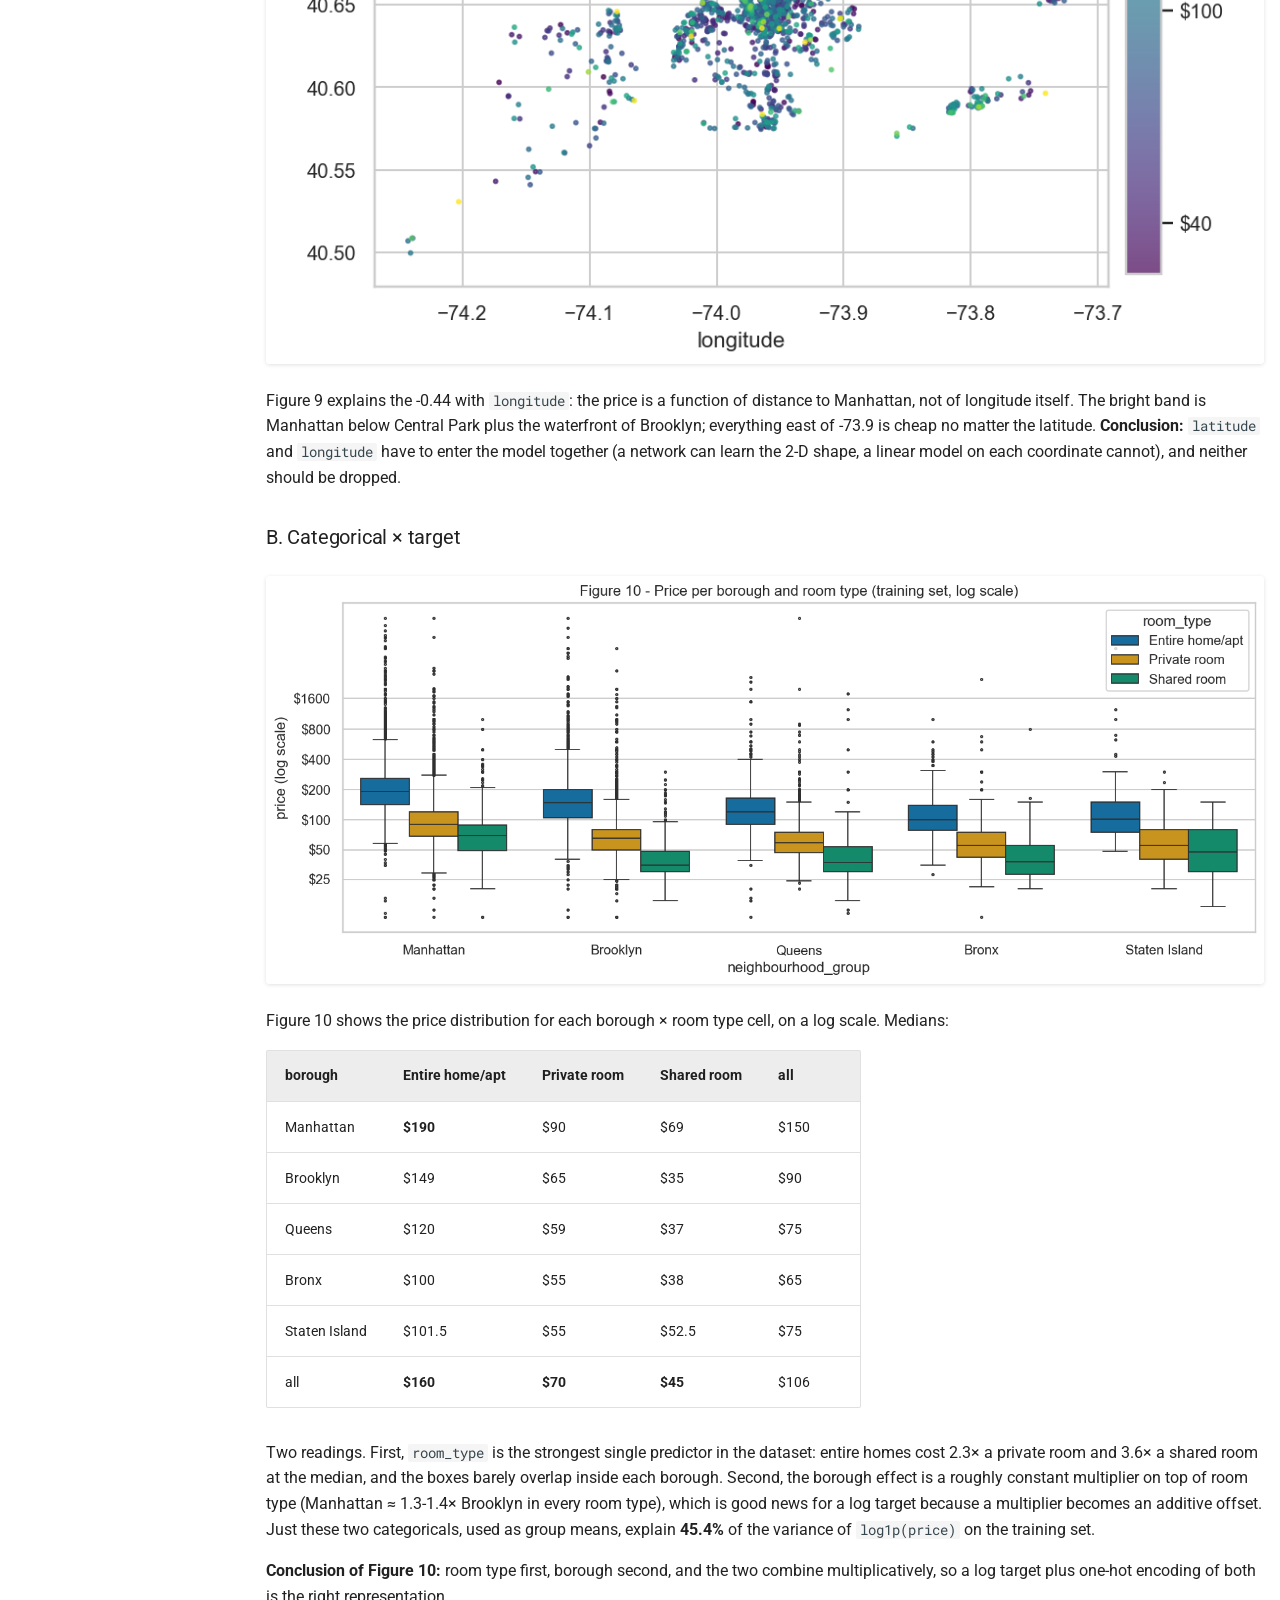
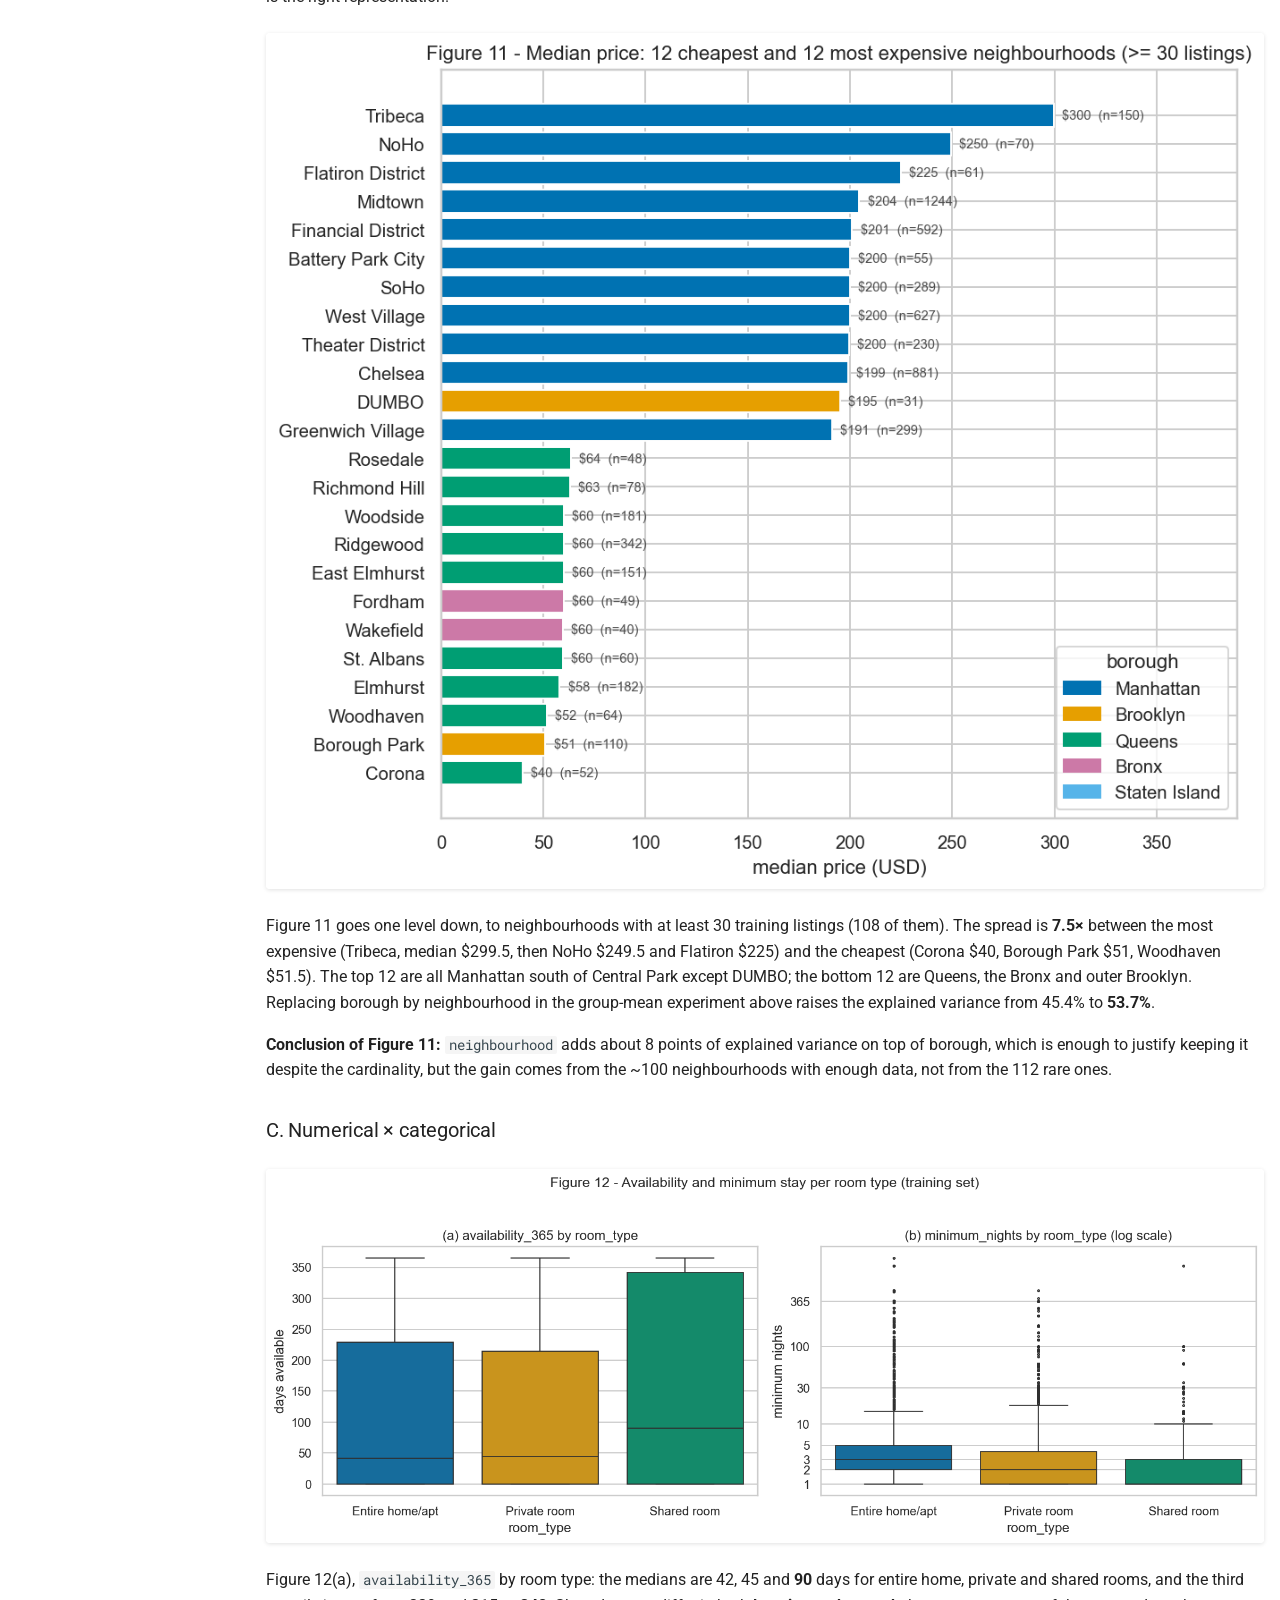
<file: projects/eda/index.html>
<!doctype html>
<html lang="en" class="no-js">
  <head>
    
      <meta charset="utf-8">
      <meta name="viewport" content="width=device-width,initial-scale=1">
      
        <meta name="description" content="Artificial Neural Networks and Deep Learning project on the New York City Airbnb Open Data (2019)">
      
      
      
        <link rel="canonical" href="https://henriquessm.github.io/nyc-airbnb-project/projects/eda/">
      
      
        <link rel="prev" href="../..">
      
      
        <link rel="next" href="../regression/">
      
      
        
      
      
      <link rel="icon" href="../../assets/images/favicon.png">
      <meta name="generator" content="mkdocs-1.6.1, mkdocs-material-9.8.0">
    
    
      
        <title>1. EDA - NYC Airbnb - price prediction</title>
      
    
    
      <link rel="stylesheet" href="../../assets/stylesheets/main.57a0d79d.min.css">
      
        
        <link rel="stylesheet" href="../../assets/stylesheets/palette.fb2fffe2.min.css">
      
      


    
    
      
    
    
      
        
        
        <link rel="preconnect" href="https://fonts.gstatic.com" crossorigin>
        <link rel="stylesheet" href="https://fonts.googleapis.com/css?family=Roboto:300,300i,400,400i,700,700i%7CRoboto+Mono:400,400i,700,700i&display=fallback">
        <style>:root{--md-text-font:"Roboto";--md-code-font:"Roboto Mono"}</style>
      
    
    
      <link rel="stylesheet" href="../../stylesheets/extra.css">
    
    <script>__md_scope=new URL("../..",location),__md_hash=e=>[...e].reduce(((e,_)=>(e<<5)-e+_.charCodeAt(0)),0),__md_get=(e,_=localStorage,t=__md_scope)=>JSON.parse(_.getItem(t.pathname+"."+e)),__md_set=(e,_,t=localStorage,a=__md_scope)=>{try{t.setItem(a.pathname+"."+e,JSON.stringify(_))}catch(e){}}</script>
    
      

    
    
  </head>
  
  
    
    
      
    
    
    
    
    <body dir="ltr" data-md-color-scheme="default" data-md-color-primary="teal" data-md-color-accent="deep-orange">
  
    
    <input class="md-toggle" data-md-toggle="drawer" type="checkbox" id="__drawer" autocomplete="off">
    <input class="md-toggle" data-md-toggle="search" type="checkbox" id="__search" autocomplete="off">
    <label class="md-overlay" for="__drawer"></label>
    <div data-md-component="skip">
      
        
        <a href="#eda-new-york-city-airbnb-open-data" class="md-skip">
          Skip to content
        </a>
      
    </div>
    <div data-md-component="announce">
      
    </div>
    
    
      

  

<header class="md-header md-header--shadow" data-md-component="header">
  <nav class="md-header__inner md-grid" aria-label="Header">
    <a href="../.." title="NYC Airbnb - price prediction" class="md-header__button md-logo" aria-label="NYC Airbnb - price prediction" data-md-component="logo">
      
  
  <svg xmlns="http://www.w3.org/2000/svg" viewBox="0 0 24 24"><path d="M12 8a3 3 0 0 0 3-3 3 3 0 0 0-3-3 3 3 0 0 0-3 3 3 3 0 0 0 3 3m0 3.54C9.64 9.35 6.5 8 3 8v11c3.5 0 6.64 1.35 9 3.54 2.36-2.19 5.5-3.54 9-3.54V8c-3.5 0-6.64 1.35-9 3.54"/></svg>

    </a>
    <label class="md-header__button md-icon" for="__drawer">
      
      <svg xmlns="http://www.w3.org/2000/svg" viewBox="0 0 24 24"><path d="M3 6h18v2H3zm0 5h18v2H3zm0 5h18v2H3z"/></svg>
    </label>
    <div class="md-header__title" data-md-component="header-title">
      <div class="md-header__ellipsis">
        <div class="md-header__topic">
          <span class="md-ellipsis">
            NYC Airbnb - price prediction
          </span>
        </div>
        <div class="md-header__topic" data-md-component="header-topic">
          <span class="md-ellipsis">
            
              1. EDA
            
          </span>
        </div>
      </div>
    </div>
    
      
        <form class="md-header__option" data-md-component="palette">
  
    
    
    
    <input class="md-option" data-md-color-media="" data-md-color-scheme="default" data-md-color-primary="teal" data-md-color-accent="deep-orange"  aria-label="dark mode"  type="radio" name="__palette" id="__palette_0">
    
      <label class="md-header__button md-icon" title="dark mode" for="__palette_1" hidden>
        <svg xmlns="http://www.w3.org/2000/svg" viewBox="0 0 24 24"><path d="m17.75 4.09-2.53 1.94.91 3.06-2.63-1.81-2.63 1.81.91-3.06-2.53-1.94L12.44 4l1.06-3 1.06 3zm3.5 6.91-1.64 1.25.59 1.98-1.7-1.17-1.7 1.17.59-1.98L15.75 11l2.06-.05L18.5 9l.69 1.95zm-2.28 4.95c.83-.08 1.72 1.1 1.19 1.85-.32.45-.66.87-1.08 1.27C15.17 23 8.84 23 4.94 19.07c-3.91-3.9-3.91-10.24 0-14.14.4-.4.82-.76 1.27-1.08.75-.53 1.93.36 1.85 1.19-.27 2.86.69 5.83 2.89 8.02a9.96 9.96 0 0 0 8.02 2.89m-1.64 2.02a12.08 12.08 0 0 1-7.8-3.47c-2.17-2.19-3.33-5-3.49-7.82-2.81 3.14-2.7 7.96.31 10.98 3.02 3.01 7.84 3.12 10.98.31"/></svg>
      </label>
    
  
    
    
    
    <input class="md-option" data-md-color-media="" data-md-color-scheme="slate" data-md-color-primary="teal" data-md-color-accent="deep-orange"  aria-label="light mode"  type="radio" name="__palette" id="__palette_1">
    
      <label class="md-header__button md-icon" title="light mode" for="__palette_0" hidden>
        <svg xmlns="http://www.w3.org/2000/svg" viewBox="0 0 24 24"><path d="M12 7a5 5 0 0 1 5 5 5 5 0 0 1-5 5 5 5 0 0 1-5-5 5 5 0 0 1 5-5m0 2a3 3 0 0 0-3 3 3 3 0 0 0 3 3 3 3 0 0 0 3-3 3 3 0 0 0-3-3m0-7 2.39 3.42C13.65 5.15 12.84 5 12 5s-1.65.15-2.39.42zM3.34 7l4.16-.35A7.2 7.2 0 0 0 5.94 8.5c-.44.74-.69 1.5-.83 2.29zm.02 10 1.76-3.77a7.131 7.131 0 0 0 2.38 4.14zM20.65 7l-1.77 3.79a7.02 7.02 0 0 0-2.38-4.15zm-.01 10-4.14.36c.59-.51 1.12-1.14 1.54-1.86.42-.73.69-1.5.83-2.29zM12 22l-2.41-3.44c.74.27 1.55.44 2.41.44.82 0 1.63-.17 2.37-.44z"/></svg>
      </label>
    
  
</form>
      
    
    
      <script>var palette=__md_get("__palette");if(palette&&palette.color){if("(prefers-color-scheme)"===palette.color.media){var media=matchMedia("(prefers-color-scheme: light)"),input=document.querySelector(media.matches?"[data-md-color-media='(prefers-color-scheme: light)']":"[data-md-color-media='(prefers-color-scheme: dark)']");palette.color.media=input.getAttribute("data-md-color-media"),palette.color.scheme=input.getAttribute("data-md-color-scheme"),palette.color.primary=input.getAttribute("data-md-color-primary"),palette.color.accent=input.getAttribute("data-md-color-accent")}for(var[key,value]of Object.entries(palette.color))document.body.setAttribute("data-md-color-"+key,value)}</script>
    
    
    
      
      
        <label class="md-header__button md-icon" for="__search">
          
          <svg xmlns="http://www.w3.org/2000/svg" viewBox="0 0 24 24"><path d="M9.5 3A6.5 6.5 0 0 1 16 9.5c0 1.61-.59 3.09-1.56 4.23l.27.27h.79l5 5-1.5 1.5-5-5v-.79l-.27-.27A6.52 6.52 0 0 1 9.5 16 6.5 6.5 0 0 1 3 9.5 6.5 6.5 0 0 1 9.5 3m0 2C7 5 5 7 5 9.5S7 14 9.5 14 14 12 14 9.5 12 5 9.5 5"/></svg>
        </label>
        <div class="md-search" data-md-component="search" role="dialog">
  <label class="md-search__overlay" for="__search"></label>
  <div class="md-search__inner" role="search">
    <form class="md-search__form" name="search">
      <input type="text" class="md-search__input" name="query" aria-label="Search" placeholder="Search" autocapitalize="off" autocorrect="off" autocomplete="off" spellcheck="false" data-md-component="search-query" required>
      <label class="md-search__icon md-icon" for="__search">
        
        <svg xmlns="http://www.w3.org/2000/svg" viewBox="0 0 24 24"><path d="M9.5 3A6.5 6.5 0 0 1 16 9.5c0 1.61-.59 3.09-1.56 4.23l.27.27h.79l5 5-1.5 1.5-5-5v-.79l-.27-.27A6.52 6.52 0 0 1 9.5 16 6.5 6.5 0 0 1 3 9.5 6.5 6.5 0 0 1 9.5 3m0 2C7 5 5 7 5 9.5S7 14 9.5 14 14 12 14 9.5 12 5 9.5 5"/></svg>
        
        <svg xmlns="http://www.w3.org/2000/svg" viewBox="0 0 24 24"><path d="M20 11v2H8l5.5 5.5-1.42 1.42L4.16 12l7.92-7.92L13.5 5.5 8 11z"/></svg>
      </label>
      <nav class="md-search__options" aria-label="Search">
        
        <button type="reset" class="md-search__icon md-icon" title="Clear" aria-label="Clear" tabindex="-1">
          
          <svg xmlns="http://www.w3.org/2000/svg" viewBox="0 0 24 24"><path d="M19 6.41 17.59 5 12 10.59 6.41 5 5 6.41 10.59 12 5 17.59 6.41 19 12 13.41 17.59 19 19 17.59 13.41 12z"/></svg>
        </button>
      </nav>
      
    </form>
    <div class="md-search__output">
      <div class="md-search__scrollwrap" tabindex="0" data-md-scrollfix>
        <div class="md-search-result" data-md-component="search-result">
          <div class="md-search-result__meta">
            Initializing search
          </div>
          <ol class="md-search-result__list" role="presentation"></ol>
        </div>
      </div>
    </div>
  </div>
</div>
      
    
    
      <div class="md-header__source">
        <a href="https://github.com/henriquessm/nyc-airbnb-project" title="Go to repository" class="md-source" data-md-component="source">
  <div class="md-source__icon md-icon">
    
    <svg xmlns="http://www.w3.org/2000/svg" viewBox="0 0 512 512"><!--! Font Awesome Free 7.1.0 by @fontawesome - https://fontawesome.com License - https://fontawesome.com/license/free (Icons: CC BY 4.0, Fonts: SIL OFL 1.1, Code: MIT License) Copyright 2025 Fonticons, Inc.--><path d="M173.9 397.4c0 2-2.3 3.6-5.2 3.6-3.3.3-5.6-1.3-5.6-3.6 0-2 2.3-3.6 5.2-3.6 3-.3 5.6 1.3 5.6 3.6m-31.1-4.5c-.7 2 1.3 4.3 4.3 4.9 2.6 1 5.6 0 6.2-2s-1.3-4.3-4.3-5.2c-2.6-.7-5.5.3-6.2 2.3m44.2-1.7c-2.9.7-4.9 2.6-4.6 4.9.3 2 2.9 3.3 5.9 2.6 2.9-.7 4.9-2.6 4.6-4.6-.3-1.9-3-3.2-5.9-2.9M252.8 8C114.1 8 8 113.3 8 252c0 110.9 69.8 205.8 169.5 239.2 12.8 2.3 17.3-5.6 17.3-12.1 0-6.2-.3-40.4-.3-61.4 0 0-70 15-84.7-29.8 0 0-11.4-29.1-27.8-36.6 0 0-22.9-15.7 1.6-15.4 0 0 24.9 2 38.6 25.8 21.9 38.6 58.6 27.5 72.9 20.9 2.3-16 8.8-27.1 16-33.7-55.9-6.2-112.3-14.3-112.3-110.5 0-27.5 7.6-41.3 23.6-58.9-2.6-6.5-11.1-33.3 2.6-67.9 20.9-6.5 69 27 69 27 20-5.6 41.5-8.5 62.8-8.5s42.8 2.9 62.8 8.5c0 0 48.1-33.6 69-27 13.7 34.7 5.2 61.4 2.6 67.9 16 17.7 25.8 31.5 25.8 58.9 0 96.5-58.9 104.2-114.8 110.5 9.2 7.9 17 22.9 17 46.4 0 33.7-.3 75.4-.3 83.6 0 6.5 4.6 14.4 17.3 12.1C436.2 457.8 504 362.9 504 252 504 113.3 391.5 8 252.8 8M105.2 352.9c-1.3 1-1 3.3.7 5.2 1.6 1.6 3.9 2.3 5.2 1 1.3-1 1-3.3-.7-5.2-1.6-1.6-3.9-2.3-5.2-1m-10.8-8.1c-.7 1.3.3 2.9 2.3 3.9 1.6 1 3.6.7 4.3-.7.7-1.3-.3-2.9-2.3-3.9-2-.6-3.6-.3-4.3.7m32.4 35.6c-1.6 1.3-1 4.3 1.3 6.2 2.3 2.3 5.2 2.6 6.5 1 1.3-1.3.7-4.3-1.3-6.2-2.2-2.3-5.2-2.6-6.5-1m-11.4-14.7c-1.6 1-1.6 3.6 0 5.9s4.3 3.3 5.6 2.3c1.6-1.3 1.6-3.9 0-6.2-1.4-2.3-4-3.3-5.6-2"/></svg>
  </div>
  <div class="md-source__repository">
    henriquessm/nyc-airbnb-project
  </div>
</a>
      </div>
    
  </nav>
  
</header>
    
    <div class="md-container" data-md-component="container">
      
      
        
          
        
      
      <main class="md-main" data-md-component="main">
        <div class="md-main__inner md-grid">
          
            
              
              <div class="md-sidebar md-sidebar--primary" data-md-component="sidebar" data-md-type="navigation" >
                <div class="md-sidebar__scrollwrap">
                  <div class="md-sidebar__inner">
                    



  

<nav class="md-nav md-nav--primary md-nav--integrated" aria-label="Navigation" data-md-level="0">
  <label class="md-nav__title" for="__drawer">
    <a href="../.." title="NYC Airbnb - price prediction" class="md-nav__button md-logo" aria-label="NYC Airbnb - price prediction" data-md-component="logo">
      
  
  <svg xmlns="http://www.w3.org/2000/svg" viewBox="0 0 24 24"><path d="M12 8a3 3 0 0 0 3-3 3 3 0 0 0-3-3 3 3 0 0 0-3 3 3 3 0 0 0 3 3m0 3.54C9.64 9.35 6.5 8 3 8v11c3.5 0 6.64 1.35 9 3.54 2.36-2.19 5.5-3.54 9-3.54V8c-3.5 0-6.64 1.35-9 3.54"/></svg>

    </a>
    NYC Airbnb - price prediction
  </label>
  
    <div class="md-nav__source">
      <a href="https://github.com/henriquessm/nyc-airbnb-project" title="Go to repository" class="md-source" data-md-component="source">
  <div class="md-source__icon md-icon">
    
    <svg xmlns="http://www.w3.org/2000/svg" viewBox="0 0 512 512"><!--! Font Awesome Free 7.1.0 by @fontawesome - https://fontawesome.com License - https://fontawesome.com/license/free (Icons: CC BY 4.0, Fonts: SIL OFL 1.1, Code: MIT License) Copyright 2025 Fonticons, Inc.--><path d="M173.9 397.4c0 2-2.3 3.6-5.2 3.6-3.3.3-5.6-1.3-5.6-3.6 0-2 2.3-3.6 5.2-3.6 3-.3 5.6 1.3 5.6 3.6m-31.1-4.5c-.7 2 1.3 4.3 4.3 4.9 2.6 1 5.6 0 6.2-2s-1.3-4.3-4.3-5.2c-2.6-.7-5.5.3-6.2 2.3m44.2-1.7c-2.9.7-4.9 2.6-4.6 4.9.3 2 2.9 3.3 5.9 2.6 2.9-.7 4.9-2.6 4.6-4.6-.3-1.9-3-3.2-5.9-2.9M252.8 8C114.1 8 8 113.3 8 252c0 110.9 69.8 205.8 169.5 239.2 12.8 2.3 17.3-5.6 17.3-12.1 0-6.2-.3-40.4-.3-61.4 0 0-70 15-84.7-29.8 0 0-11.4-29.1-27.8-36.6 0 0-22.9-15.7 1.6-15.4 0 0 24.9 2 38.6 25.8 21.9 38.6 58.6 27.5 72.9 20.9 2.3-16 8.8-27.1 16-33.7-55.9-6.2-112.3-14.3-112.3-110.5 0-27.5 7.6-41.3 23.6-58.9-2.6-6.5-11.1-33.3 2.6-67.9 20.9-6.5 69 27 69 27 20-5.6 41.5-8.5 62.8-8.5s42.8 2.9 62.8 8.5c0 0 48.1-33.6 69-27 13.7 34.7 5.2 61.4 2.6 67.9 16 17.7 25.8 31.5 25.8 58.9 0 96.5-58.9 104.2-114.8 110.5 9.2 7.9 17 22.9 17 46.4 0 33.7-.3 75.4-.3 83.6 0 6.5 4.6 14.4 17.3 12.1C436.2 457.8 504 362.9 504 252 504 113.3 391.5 8 252.8 8M105.2 352.9c-1.3 1-1 3.3.7 5.2 1.6 1.6 3.9 2.3 5.2 1 1.3-1 1-3.3-.7-5.2-1.6-1.6-3.9-2.3-5.2-1m-10.8-8.1c-.7 1.3.3 2.9 2.3 3.9 1.6 1 3.6.7 4.3-.7.7-1.3-.3-2.9-2.3-3.9-2-.6-3.6-.3-4.3.7m32.4 35.6c-1.6 1.3-1 4.3 1.3 6.2 2.3 2.3 5.2 2.6 6.5 1 1.3-1.3.7-4.3-1.3-6.2-2.2-2.3-5.2-2.6-6.5-1m-11.4-14.7c-1.6 1-1.6 3.6 0 5.9s4.3 3.3 5.6 2.3c1.6-1.3 1.6-3.9 0-6.2-1.4-2.3-4-3.3-5.6-2"/></svg>
  </div>
  <div class="md-source__repository">
    henriquessm/nyc-airbnb-project
  </div>
</a>
    </div>
  
  <ul class="md-nav__list" data-md-scrollfix>
    
      
      
  
  
  
  
    <li class="md-nav__item">
      <a href="../.." class="md-nav__link">
        
  
  
  <span class="md-ellipsis">
    
  
    Home
  

    
  </span>
  
  

      </a>
    </li>
  

    
      
      
  
  
    
  
  
  
    
    
    
    
      
        
        
      
    
    
    <li class="md-nav__item md-nav__item--active md-nav__item--section md-nav__item--nested">
      
        
        
        <input class="md-nav__toggle md-toggle " type="checkbox" id="__nav_2" checked>
        
          
          <label class="md-nav__link" for="__nav_2" id="__nav_2_label" tabindex="">
            
  
  
  <span class="md-ellipsis">
    
  
    Projects
  

    
  </span>
  
  

            <span class="md-nav__icon md-icon"></span>
          </label>
        
        <nav class="md-nav" data-md-level="1" aria-labelledby="__nav_2_label" aria-expanded="true">
          <label class="md-nav__title" for="__nav_2">
            <span class="md-nav__icon md-icon"></span>
            
  
    Projects
  

          </label>
          <ul class="md-nav__list" data-md-scrollfix>
            
              
                
  
  
    
  
  
  
    <li class="md-nav__item md-nav__item--active">
      
      <input class="md-nav__toggle md-toggle" type="checkbox" id="__toc">
      
      
        
      
      
        <label class="md-nav__link md-nav__link--active" for="__toc">
          
  
  
  <span class="md-ellipsis">
    
  
    1. EDA
  

    
  </span>
  
  

          <span class="md-nav__icon md-icon"></span>
        </label>
      
      <a href="./" class="md-nav__link md-nav__link--active">
        
  
  
  <span class="md-ellipsis">
    
  
    1. EDA
  

    
  </span>
  
  

      </a>
      
        

<nav class="md-nav md-nav--secondary" aria-label="Table of contents">
  
  
  
    
  
  
    <label class="md-nav__title" for="__toc">
      <span class="md-nav__icon md-icon"></span>
      Table of contents
    </label>
    <ul class="md-nav__list" data-md-component="toc" data-md-scrollfix>
      
        <li class="md-nav__item">
  <a href="#0-proposal" class="md-nav__link">
    <span class="md-ellipsis">
      
        0. Proposal
      
    </span>
  </a>
  
</li>
      
        <li class="md-nav__item">
  <a href="#1-initial-inspection" class="md-nav__link">
    <span class="md-ellipsis">
      
        1. Initial inspection
      
    </span>
  </a>
  
    <nav class="md-nav" aria-label="1. Initial inspection">
      <ul class="md-nav__list">
        
          <li class="md-nav__item">
  <a href="#a-data-dictionary" class="md-nav__link">
    <span class="md-ellipsis">
      
        A. Data dictionary
      
    </span>
  </a>
  
</li>
        
          <li class="md-nav__item">
  <a href="#b-quality" class="md-nav__link">
    <span class="md-ellipsis">
      
        B. Quality
      
    </span>
  </a>
  
</li>
        
          <li class="md-nav__item">
  <a href="#c-target" class="md-nav__link">
    <span class="md-ellipsis">
      
        C. Target
      
    </span>
  </a>
  
</li>
        
          <li class="md-nav__item">
  <a href="#d-train-and-test" class="md-nav__link">
    <span class="md-ellipsis">
      
        D. Train and test
      
    </span>
  </a>
  
</li>
        
      </ul>
    </nav>
  
</li>
      
        <li class="md-nav__item">
  <a href="#2-univariate-analysis" class="md-nav__link">
    <span class="md-ellipsis">
      
        2. Univariate analysis
      
    </span>
  </a>
  
    <nav class="md-nav" aria-label="2. Univariate analysis">
      <ul class="md-nav__list">
        
          <li class="md-nav__item">
  <a href="#a-numerical-features" class="md-nav__link">
    <span class="md-ellipsis">
      
        A. Numerical features
      
    </span>
  </a>
  
</li>
        
          <li class="md-nav__item">
  <a href="#b-categorical-features" class="md-nav__link">
    <span class="md-ellipsis">
      
        B. Categorical features
      
    </span>
  </a>
  
</li>
        
      </ul>
    </nav>
  
</li>
      
        <li class="md-nav__item">
  <a href="#3-bivariate-and-multivariate-analysis" class="md-nav__link">
    <span class="md-ellipsis">
      
        3. Bivariate and multivariate analysis
      
    </span>
  </a>
  
    <nav class="md-nav" aria-label="3. Bivariate and multivariate analysis">
      <ul class="md-nav__list">
        
          <li class="md-nav__item">
  <a href="#a-numerical-numerical" class="md-nav__link">
    <span class="md-ellipsis">
      
        A. Numerical × numerical
      
    </span>
  </a>
  
</li>
        
          <li class="md-nav__item">
  <a href="#b-categorical-target" class="md-nav__link">
    <span class="md-ellipsis">
      
        B. Categorical × target
      
    </span>
  </a>
  
</li>
        
          <li class="md-nav__item">
  <a href="#c-numerical-categorical" class="md-nav__link">
    <span class="md-ellipsis">
      
        C. Numerical × categorical
      
    </span>
  </a>
  
</li>
        
      </ul>
    </nav>
  
</li>
      
        <li class="md-nav__item">
  <a href="#4-preprocessing" class="md-nav__link">
    <span class="md-ellipsis">
      
        4. Preprocessing
      
    </span>
  </a>
  
    <nav class="md-nav" aria-label="4. Preprocessing">
      <ul class="md-nav__list">
        
          <li class="md-nav__item">
  <a href="#a-strategies" class="md-nav__link">
    <span class="md-ellipsis">
      
        A. Strategies
      
    </span>
  </a>
  
</li>
        
          <li class="md-nav__item">
  <a href="#b-dimensionality-reduction" class="md-nav__link">
    <span class="md-ellipsis">
      
        B. Dimensionality reduction
      
    </span>
  </a>
  
</li>
        
          <li class="md-nav__item">
  <a href="#c-pipeline" class="md-nav__link">
    <span class="md-ellipsis">
      
        C. Pipeline
      
    </span>
  </a>
  
</li>
        
      </ul>
    </nav>
  
</li>
      
        <li class="md-nav__item">
  <a href="#5-synthesis" class="md-nav__link">
    <span class="md-ellipsis">
      
        5. Synthesis
      
    </span>
  </a>
  
</li>
      
    </ul>
  
</nav>
      
    </li>
  

              
            
              
                
  
  
  
  
    <li class="md-nav__item">
      <a href="../regression/" class="md-nav__link">
        
  
  
  <span class="md-ellipsis">
    
  
    2. Regression
  

    
  </span>
  
  

      </a>
    </li>
  

              
            
          </ul>
        </nav>
      
    </li>
  

    
  </ul>
</nav>
                  </div>
                </div>
              </div>
            
            
          
          
            <div class="md-content" data-md-component="content">
              
              <article class="md-content__inner md-typeset">
                
                  


  
  


<h1 id="eda-new-york-city-airbnb-open-data">EDA - New York City Airbnb Open Data<a class="headerlink" href="#eda-new-york-city-airbnb-open-data" title="Permanent link">&para;</a></h1>
<p><strong>Team:</strong> Gustavo Cruz, Henrique Mayor and Pedro Fardin.</p>
<p><strong>Task:</strong> regression. <strong>Target:</strong> <code>price</code> (USD per night of an Airbnb listing in NYC, 2019 snapshot).</p>
<p>The question we want a model to answer at the end of the semester is simple: <em>given what a listing is and where it is, how much does it charge per night?</em> This report is the first step. No model is trained here; the goal is to understand the data well enough to build the preprocessing pipeline that the neural network will consume.</p>
<p>Everything below is reproducible with two commands from a clean clone (see the <a href="https://github.com/henriquessm/nyc-airbnb-project">README</a>):</p>
<div class="highlight"><pre><span></span><code>python<span class="w"> </span>code/eda.py<span class="w">          </span><span class="c1"># figures + docs/projects/eda/results.json</span>
python<span class="w"> </span>code/preprocess.py<span class="w">   </span><span class="c1"># pipeline sanity report</span>
</code></pre></div>
<p>All numbers quoted in the text are read from <code>results.json</code>, which <code>code/eda.py</code> writes, so the text and the code cannot drift apart silently.</p>
<hr />
<h2 id="0-proposal">0. Proposal<a class="headerlink" href="#0-proposal" title="Permanent link">&para;</a></h2>
<table>
<thead>
<tr>
<th></th>
<th></th>
</tr>
</thead>
<tbody>
<tr>
<td><strong>Dataset</strong></td>
<td><a href="https://www.kaggle.com/datasets/dgomonov/new-york-city-airbnb-open-data">New York City Airbnb Open Data (Kaggle, dgomonov)</a></td>
</tr>
<tr>
<td><strong>Size</strong></td>
<td>48,895 rows × 16 columns</td>
</tr>
<tr>
<td><strong>Target</strong></td>
<td><code>price</code> (integer, USD / night)</td>
</tr>
<tr>
<td><strong>Numerical features</strong></td>
<td>7 after dropping identifiers (<code>latitude</code>, <code>longitude</code>, <code>minimum_nights</code>, <code>number_of_reviews</code>, <code>reviews_per_month</code>, <code>calculated_host_listings_count</code>, <code>availability_365</code>)</td>
</tr>
<tr>
<td><strong>Categorical features</strong></td>
<td>3 (<code>neighbourhood_group</code>, <code>neighbourhood</code>, <code>room_type</code>)</td>
</tr>
<tr>
<td><strong>Motivation</strong></td>
<td>Price is the one number every host has to pick and every guest reacts to. The dataset is small enough to iterate fast, has a clear geographic structure and mixes clean numeric features with a 221-level categorical, which is exactly the kind of thing we want to learn to feed a neural network.</td>
</tr>
<tr>
<td><strong>First risk</strong></td>
<td>The target is absurdly skewed (one listing at $10,000, median $106). Whatever we do, the loss will be dominated by a handful of rows unless we model log-price.</td>
</tr>
</tbody>
</table>
<hr />
<h2 id="1-initial-inspection">1. Initial inspection<a class="headerlink" href="#1-initial-inspection" title="Permanent link">&para;</a></h2>
<h3 id="a-data-dictionary">A. Data dictionary<a class="headerlink" href="#a-data-dictionary" title="Permanent link">&para;</a></h3>
<p>The file is the public Airbnb snapshot for New York City compiled by Inside Airbnb and re-published on Kaggle (<code>AB_NYC_2019.csv</code>). <strong>Each row is one listing</strong> (one ad on the platform) as it looked in mid-2019; the most recent <code>last_review</code> in the file is 2019-07-08. Listings belong to hosts, and a host can own many listings.</p>
<table>
<thead>
<tr>
<th>column</th>
<th>meaning</th>
<th>type</th>
<th>unit / values</th>
</tr>
</thead>
<tbody>
<tr>
<td><code>id</code></td>
<td>listing identifier on Airbnb</td>
<td>int</td>
<td>-</td>
</tr>
<tr>
<td><code>name</code></td>
<td>title of the ad, written by the host</td>
<td>free text</td>
<td>-</td>
</tr>
<tr>
<td><code>host_id</code></td>
<td>host identifier</td>
<td>int</td>
<td>-</td>
</tr>
<tr>
<td><code>host_name</code></td>
<td>first name of the host</td>
<td>text</td>
<td>-</td>
</tr>
<tr>
<td><code>neighbourhood_group</code></td>
<td>borough</td>
<td>categorical</td>
<td>Manhattan, Brooklyn, Queens, Bronx, Staten Island</td>
</tr>
<tr>
<td><code>neighbourhood</code></td>
<td>neighbourhood inside the borough</td>
<td>categorical</td>
<td>221 values</td>
</tr>
<tr>
<td><code>latitude</code></td>
<td>position</td>
<td>float</td>
<td>decimal degrees</td>
</tr>
<tr>
<td><code>longitude</code></td>
<td>position</td>
<td>float</td>
<td>decimal degrees</td>
</tr>
<tr>
<td><code>room_type</code></td>
<td>what is being rented</td>
<td>categorical</td>
<td>Entire home/apt, Private room, Shared room</td>
</tr>
<tr>
<td><code>price</code></td>
<td><strong>target</strong>, nightly price set by the host</td>
<td>int</td>
<td>USD</td>
</tr>
<tr>
<td><code>minimum_nights</code></td>
<td>minimum length of stay the host accepts</td>
<td>int</td>
<td>nights</td>
</tr>
<tr>
<td><code>number_of_reviews</code></td>
<td>total reviews received</td>
<td>int</td>
<td>count</td>
</tr>
<tr>
<td><code>last_review</code></td>
<td>date of the most recent review</td>
<td>date</td>
<td>YYYY-MM-DD</td>
</tr>
<tr>
<td><code>reviews_per_month</code></td>
<td>average reviews per month since the first review</td>
<td>float</td>
<td>reviews / month</td>
</tr>
<tr>
<td><code>calculated_host_listings_count</code></td>
<td>how many listings the same host has in the file</td>
<td>int</td>
<td>count</td>
</tr>
<tr>
<td><code>availability_365</code></td>
<td>days the calendar is open in the next 365</td>
<td>int</td>
<td>days (0-365)</td>
</tr>
</tbody>
</table>
<p>Two things that are not obvious from the names and that we checked: <code>calculated_host_listings_count</code> is exactly the number of times each <code>host_id</code> appears in this file (100.0% of rows match a <code>groupby('host_id').size()</code>), so it is derived from the file itself, not from Airbnb's full catalogue; and <code>reviews_per_month</code> is missing <strong>exactly</strong> on the listings with <code>number_of_reviews == 0</code> (the two sets coincide for all 48,895 rows), which settles how to impute it later.</p>
<h3 id="b-quality">B. Quality<a class="headerlink" href="#b-quality" title="Permanent link">&para;</a></h3>
<p><strong>Missing values.</strong> Only four columns have any, and two of them are the same 10,052 rows:</p>
<table>
<thead>
<tr>
<th>column</th>
<th>missing</th>
<th>%</th>
</tr>
</thead>
<tbody>
<tr>
<td><code>last_review</code></td>
<td>10,052</td>
<td>20.56%</td>
</tr>
<tr>
<td><code>reviews_per_month</code></td>
<td>10,052</td>
<td>20.56%</td>
</tr>
<tr>
<td><code>host_name</code></td>
<td>21</td>
<td>0.04%</td>
</tr>
<tr>
<td><code>name</code></td>
<td>16</td>
<td>0.03%</td>
</tr>
</tbody>
</table>
<p>The 20.56% are listings that never got a review, so this is not "lost" information: it is a legitimate state ("no reviews yet"). Everything else is complete.</p>
<p><strong>Duplicates.</strong> 0 fully duplicated rows and 0 duplicated <code>id</code>. We also looked at <code>name</code>: 47,905 distinct titles for 48,895 rows, and the repeated ones are things like "Cozy room in Brooklyn" from different hosts, not copies of the same listing.</p>
<p><strong>Impossible or inconsistent values</strong>, quantified:</p>
<ul>
<li><code>price == 0</code>: <strong>11 listings</strong>. A nightly price of zero is not a price, it is a placeholder; these rows are removed from the dataset before anything else (48,895 → 48,884 rows).</li>
<li><code>price &gt;= 1000</code>: 298 listings (0.61%), maximum <strong>$10,000</strong>. They are extreme but not impossible (penthouses exist, and so do hosts who set an absurd price to block the calendar). We keep them and deal with them through the log transform of the target (section 4A).</li>
<li><code>minimum_nights &gt; 365</code>: <strong>14 listings</strong>, maximum 1,250 nights; 747 listings (1.5%) ask for more than 30 nights. Nobody books 3.4 years on Airbnb; these are hosts using the field to effectively hide the listing. They are capped by the outlier strategy, not deleted.</li>
<li><code>availability_365 == 0</code>: <strong>17,533 listings (35.9%)</strong>. This is the most interesting "suspicious" value: a third of the listings have no open date in the next year. It is not an error (the calendar is simply closed, or fully booked), but it means that <code>availability_365</code> carries an "is this listing active?" signal as much as a supply signal. We keep it as is and flag it as a risk.</li>
<li><code>reviews_per_month &gt; 20</code>: 3 listings (max 58.5). Possible for a very active shared room, so left alone; the 99th-percentile clipping takes care of them anyway.</li>
<li>Coordinates: latitude in [40.4998, 40.9131], longitude in [-74.2444, -73.7130], which is inside the city. Nothing to fix.</li>
</ul>
<p><strong>Columns dropped and why:</strong></p>
<table>
<thead>
<tr>
<th>column</th>
<th>reason</th>
</tr>
</thead>
<tbody>
<tr>
<td><code>id</code>, <code>host_id</code></td>
<td>identifiers; a model that learns them is memorising rows</td>
</tr>
<tr>
<td><code>name</code></td>
<td>free text, 47,905 distinct values; could feed an NLP feature later, but not in this pipeline</td>
</tr>
<tr>
<td><code>host_name</code></td>
<td>first name of the host, a quasi-identifier with no legitimate predictive meaning</td>
</tr>
<tr>
<td><code>last_review</code></td>
<td>a date that is only informative relative to the snapshot date; its "has reviews" information already lives in <code>number_of_reviews</code> and <code>reviews_per_month</code></td>
</tr>
</tbody>
</table>
<p><strong>Leakage.</strong> No column is computed from <code>price</code>. The strongest rank correlation of any numeric column with the target in the raw file is <code>longitude</code> (Spearman -0.438), then <code>latitude</code> (0.136) and <code>calculated_host_listings_count</code> (-0.106). Nothing is suspiciously high, and the categorical columns describe the listing, not its price. We do not consider <code>calculated_host_listings_count</code> a leak even though it is derived from the file, because it does not use the target.</p>
<h3 id="c-target">C. Target<a class="headerlink" href="#c-target" title="Permanent link">&para;</a></h3>
<p>After removing the 11 zero-price rows, <code>price</code> looks like this (n = 48,884):</p>
<table>
<thead>
<tr>
<th>mean</th>
<th>median</th>
<th>std</th>
<th>min</th>
<th>Q1</th>
<th>Q3</th>
<th>P90</th>
<th>P95</th>
<th>P99</th>
<th>max</th>
<th>skewness</th>
<th>kurtosis</th>
</tr>
</thead>
<tbody>
<tr>
<td>$152.76</td>
<td>$106</td>
<td>$240.17</td>
<td>$10</td>
<td>$69</td>
<td>$175</td>
<td>$269</td>
<td>$355</td>
<td>$799</td>
<td>$10,000</td>
<td><strong>19.12</strong></td>
<td>585.6</td>
</tr>
</tbody>
</table>
<p>The mean is 44% above the median, the standard deviation is larger than the mean, and a skewness of 19 is far beyond anything a squared-error loss can handle. Figure 1(a) shows the histogram up to $1,000 (99.51% of the rows; the remaining 0.49% are a tail that stretches 10× further to the right). Figure 1(b) shows <code>log1p(price)</code>: skewness drops to <strong>0.63</strong>, the shape is close to a slightly right-skewed bell, and the small spikes are hosts rounding to $50, $100, $150, $200.</p>
<p><img alt="Figure 1" src="figures/fig01_target_price.png" /></p>
<p><strong>Conclusion:</strong> the model will be trained on <code>log1p(price)</code> and predictions exponentiated back. This single decision removes most of the "outlier" problem in the target.</p>
<h3 id="d-train-and-test">D. Train and test<a class="headerlink" href="#d-train-and-test" title="Permanent link">&para;</a></h3>
<p>Split <strong>80 / 20 with <code>random_state=42</code></strong>, done right after the zero-price filter and before any other decision: 39,107 training rows and 9,777 test rows (20.0%). Since the task is regression we cannot stratify on the class, so we stratified on <strong>deciles of <code>log1p(price)</code></strong>, which guarantees the test set sees the same price range as the training set. The check in Figure 2 and the table below confirm it also preserved the categorical mix without us asking for it:</p>
<table>
<thead>
<tr>
<th></th>
<th>train</th>
<th>test</th>
</tr>
</thead>
<tbody>
<tr>
<td>median price</td>
<td>$106</td>
<td>$106</td>
</tr>
<tr>
<td>mean price</td>
<td>$152.3</td>
<td>$154.7</td>
</tr>
<tr>
<td>Manhattan / Brooklyn / Queens / Bronx / Staten Island</td>
<td>44.4 / 41.1 / 11.6 / 2.2 / 0.8 %</td>
<td>44.0 / 41.3 / 11.7 / 2.2 / 0.8 %</td>
</tr>
<tr>
<td>Entire / Private / Shared</td>
<td>51.9 / 45.7 / 2.4 %</td>
<td>52.5 / 45.3 / 2.3 %</td>
</tr>
</tbody>
</table>
<p><img alt="Figure 2" src="figures/fig02_split_check.png" /></p>
<p>One detail worth recording now: the neighbourhood <strong>Fort Wadsworth</strong> has a single listing in the whole file, and it fell in the test set, so the test set contains a category the training set never saw. This is exactly the case the encoder in section 4A has to survive.</p>
<p><strong>From here on every statistic, figure and fitted parameter uses the training set only.</strong></p>
<hr />
<h2 id="2-univariate-analysis">2. Univariate analysis<a class="headerlink" href="#2-univariate-analysis" title="Permanent link">&para;</a></h2>
<h3 id="a-numerical-features">A. Numerical features<a class="headerlink" href="#a-numerical-features" title="Permanent link">&para;</a></h3>
<p>Descriptive statistics of the 7 numerical features on the training set (n = 39,107; <code>reviews_per_month</code> has 31,051 non-missing values):</p>
<table>
<thead>
<tr>
<th>feature</th>
<th>mean</th>
<th>median</th>
<th>std</th>
<th>Q1</th>
<th>Q3</th>
<th>min</th>
<th>max</th>
<th>skewness</th>
<th>% zeros</th>
</tr>
</thead>
<tbody>
<tr>
<td><code>latitude</code></td>
<td>40.729</td>
<td>40.723</td>
<td>0.055</td>
<td>40.690</td>
<td>40.763</td>
<td>40.500</td>
<td>40.913</td>
<td>0.24</td>
<td>0</td>
</tr>
<tr>
<td><code>longitude</code></td>
<td>-73.952</td>
<td>-73.956</td>
<td>0.046</td>
<td>-73.983</td>
<td>-73.936</td>
<td>-74.243</td>
<td>-73.713</td>
<td>1.29</td>
<td>0</td>
</tr>
<tr>
<td><code>availability_365</code></td>
<td>112.7</td>
<td>45</td>
<td>131.8</td>
<td>0</td>
<td>227</td>
<td>0</td>
<td>365</td>
<td>0.77</td>
<td>36.0</td>
</tr>
<tr>
<td><code>minimum_nights</code></td>
<td>7.08</td>
<td>2</td>
<td>20.74</td>
<td>1</td>
<td>5</td>
<td>1</td>
<td>1,250</td>
<td><strong>21.8</strong></td>
<td>0</td>
</tr>
<tr>
<td><code>number_of_reviews</code></td>
<td>23.3</td>
<td>5</td>
<td>44.5</td>
<td>1</td>
<td>24</td>
<td>0</td>
<td>629</td>
<td>3.66</td>
<td>20.6</td>
</tr>
<tr>
<td><code>reviews_per_month</code></td>
<td>1.37</td>
<td>0.71</td>
<td>1.69</td>
<td>0.19</td>
<td>2.00</td>
<td>0.01</td>
<td>58.5</td>
<td>3.35</td>
<td>0</td>
</tr>
<tr>
<td><code>calculated_host_listings_count</code></td>
<td>7.24</td>
<td>1</td>
<td>33.3</td>
<td>1</td>
<td>2</td>
<td>1</td>
<td>327</td>
<td>7.85</td>
<td>0</td>
</tr>
</tbody>
</table>
<p>The table already tells the story, so we spent the two figures of this item on the shapes that matter for preprocessing. Figure 3 shows all seven distributions, with the four heavy-tailed counts on a <code>log1p</code> axis (on a linear axis they are a single bar at zero):</p>
<p><img alt="Figure 3" src="figures/fig03_numeric_histograms.png" /></p>
<ul>
<li><code>latitude</code> and <code>longitude</code> are roughly bell-shaped with a few bumps (the boroughs). They are the only two features that can be standardised as they are.</li>
<li><code>minimum_nights</code>, <code>number_of_reviews</code>, <code>reviews_per_month</code> and <code>calculated_host_listings_count</code> are all extremely right-skewed (skewness 3.3 to 21.8) and, even on a log scale, still skewed. 20.6% of the listings have zero reviews; the median host has exactly 1 listing but the maximum has 327.</li>
<li><code>availability_365</code> is not skewed in the usual sense but it is bimodal at the edges.</li>
</ul>
<p>Figure 4 zooms in on the two spikes we think a model needs to know about:</p>
<p><img alt="Figure 4" src="figures/fig04_spikes.png" /></p>
<ul>
<li>(a) 66.4% of the listings ask for 1 to 3 nights (10,228 / 9,343 / 6,390 listings), but there is an isolated spike at <strong>30 nights with 2,993 listings (7.7%)</strong>, bigger than any value between 8 and 29. This is New York's rule that forbids short stays in many buildings: those are long-term rentals disguised as Airbnbs, and they will behave differently in price.</li>
<li>(b) <strong>36.0% of the training listings have 0 available days</strong>, and another 2.7% have all 365. The spike at zero is 15,000 rows, the next bin is below 1,000.</li>
</ul>
<p><strong>Conclusion:</strong> two scales (coordinates vs counts), four features that need a log, and two features with spikes that a scaler will not remove but that a network can learn from if we do not destroy them.</p>
<h3 id="b-categorical-features">B. Categorical features<a class="headerlink" href="#b-categorical-features" title="Permanent link">&para;</a></h3>
<table>
<thead>
<tr>
<th>feature</th>
<th>cardinality (train)</th>
<th>most frequent</th>
<th>%</th>
<th>least frequent</th>
<th>n</th>
<th>categories below 1%</th>
</tr>
</thead>
<tbody>
<tr>
<td><code>neighbourhood_group</code></td>
<td>5</td>
<td>Manhattan</td>
<td>44.4%</td>
<td>Staten Island</td>
<td>295</td>
<td>1</td>
</tr>
<tr>
<td><code>room_type</code></td>
<td>3</td>
<td>Entire home/apt</td>
<td>51.9%</td>
<td>Shared room</td>
<td>938</td>
<td>0</td>
</tr>
<tr>
<td><code>neighbourhood</code></td>
<td>220 (221 in the full file)</td>
<td>Williamsburg</td>
<td>8.0%</td>
<td>Richmondtown and 8 others</td>
<td>1</td>
<td>195</td>
</tr>
</tbody>
</table>
<p><img alt="Figure 5" src="figures/fig05_borough_roomtype.png" /></p>
<p>Figure 5 crosses the two small categoricals. Manhattan (17,359) and Brooklyn (16,060) hold 85.5% of the listings between them; Queens has 4,522, the Bronx 871 and Staten Island only 295. Entire homes dominate in Manhattan (10,570 vs 6,404 private rooms), private rooms dominate in Brooklyn (8,148 vs 7,582) and in every other borough. <strong>Shared rooms are rare everywhere: 938 listings in total (2.4%) and only 8 in Staten Island</strong>, so any per-cell statistic involving them has to be read with care.</p>
<p><img alt="Figure 6" src="figures/fig06_top_neighbourhoods.png" /></p>
<p><code>neighbourhood</code> is the high-cardinality problem of this dataset. Figure 6 shows the 25 largest of the 220 neighbourhoods; they already hold <strong>71.1%</strong> of the training listings, and the top 10 alone hold 47.9%. At the other end, <strong>112 neighbourhoods have fewer than 30 training listings</strong>, 9 have exactly one, and together the 112 rare ones account for only 1,089 rows (2.78%). One-hot encoding all 220 would create 112 columns that are almost always zero and that the test set may contradict (Fort Wadsworth). That is the finding behind the rare-category grouping in section 4A.</p>
<p><strong>Conclusion:</strong> <code>room_type</code> and <code>neighbourhood_group</code> can be one-hot encoded as they are; <code>neighbourhood</code> needs a frequency threshold, and Shared room / Staten Island / Bronx are small enough that the model will have few examples to learn from.</p>
<hr />
<h2 id="3-bivariate-and-multivariate-analysis">3. Bivariate and multivariate analysis<a class="headerlink" href="#3-bivariate-and-multivariate-analysis" title="Permanent link">&para;</a></h2>
<h3 id="a-numerical-numerical">A. Numerical × numerical<a class="headerlink" href="#a-numerical-numerical" title="Permanent link">&para;</a></h3>
<p>We used <strong>Spearman</strong> rather than Pearson. Section 2A showed that five of the eight numerical columns (including the target) have skewness above 3 and maxima hundreds of times the median; Pearson is a linear correlation and a single $10,000 listing or a 1,250-night minimum moves it arbitrarily. Spearman works on ranks, which is also the right notion of "related" for features that will be log-transformed anyway. The difference is not academic: for <code>longitude</code> × <code>price</code> Pearson gives -0.15 and Spearman gives <strong>-0.44</strong>.</p>
<p><img alt="Figure 7" src="figures/fig07_spearman_heatmap.png" /></p>
<p>Reading Figure 7, the pairs that stand out:</p>
<table>
<thead>
<tr>
<th>pair</th>
<th>Spearman</th>
<th>Pearson</th>
</tr>
</thead>
<tbody>
<tr>
<td><code>number_of_reviews</code> × <code>reviews_per_month</code></td>
<td><strong>0.71</strong></td>
<td>0.55</td>
</tr>
<tr>
<td><code>longitude</code> × <code>price</code></td>
<td><strong>-0.44</strong></td>
<td>-0.15</td>
</tr>
<tr>
<td><code>availability_365</code> × <code>calculated_host_listings_count</code></td>
<td>0.41</td>
<td>0.23</td>
</tr>
<tr>
<td><code>availability_365</code> × <code>reviews_per_month</code></td>
<td>0.39</td>
<td>0.18</td>
</tr>
<tr>
<td><code>minimum_nights</code> × <code>reviews_per_month</code></td>
<td>-0.29</td>
<td>-0.13</td>
</tr>
</tbody>
</table>
<p>Everything else is below 0.25 in absolute value. With the target, the only feature with a correlation worth the name is <code>longitude</code> (-0.44, i.e. prices go up as you go <strong>west</strong>, towards Manhattan); <code>latitude</code> is 0.13, <code>calculated_host_listings_count</code> -0.11, <code>minimum_nights</code> 0.10 and the rest is below 0.1. No single numeric feature predicts price on its own; the signal is in the interaction between position and room type, which is what the next two sections show.</p>
<p><img alt="Figure 8" src="figures/fig08_scatter_pairs.png" /></p>
<p>Figure 8(a) is the one <strong>redundant pair</strong>: <code>reviews_per_month</code> is <code>number_of_reviews</code> divided by the months since the first review, so the two are the same information at two time scales. We keep both for now (the ratio adds "recency", a 2-review listing from 2012 and one from last month are different), but if the network overfits this is the first pair to prune. Figure 8(b) shows that the 0.41 between availability and host portfolio size is not noise: hosts with dozens of listings keep their calendars open all year (the horizontal bands at the top sit at 300+ days), while single-listing hosts spread across the whole range.</p>
<p><img alt="Figure 9" src="figures/fig09_map_price.png" /></p>
<p>Figure 9 explains the -0.44 with <code>longitude</code>: the price is a function of distance to Manhattan, not of longitude itself. The bright band is Manhattan below Central Park plus the waterfront of Brooklyn; everything east of -73.9 is cheap no matter the latitude. <strong>Conclusion:</strong> <code>latitude</code> and <code>longitude</code> have to enter the model together (a network can learn the 2-D shape, a linear model on each coordinate cannot), and neither should be dropped.</p>
<h3 id="b-categorical-target">B. Categorical × target<a class="headerlink" href="#b-categorical-target" title="Permanent link">&para;</a></h3>
<p><img alt="Figure 10" src="figures/fig10_price_by_borough_room.png" /></p>
<p>Figure 10 shows the price distribution for each borough × room type cell, on a log scale. Medians:</p>
<table>
<thead>
<tr>
<th>borough</th>
<th>Entire home/apt</th>
<th>Private room</th>
<th>Shared room</th>
<th>all</th>
</tr>
</thead>
<tbody>
<tr>
<td>Manhattan</td>
<td><strong>$190</strong></td>
<td>$90</td>
<td>$69</td>
<td>$150</td>
</tr>
<tr>
<td>Brooklyn</td>
<td>$149</td>
<td>$65</td>
<td>$35</td>
<td>$90</td>
</tr>
<tr>
<td>Queens</td>
<td>$120</td>
<td>$59</td>
<td>$37</td>
<td>$75</td>
</tr>
<tr>
<td>Bronx</td>
<td>$100</td>
<td>$55</td>
<td>$38</td>
<td>$65</td>
</tr>
<tr>
<td>Staten Island</td>
<td>$101.5</td>
<td>$55</td>
<td>$52.5</td>
<td>$75</td>
</tr>
<tr>
<td>all</td>
<td><strong>$160</strong></td>
<td><strong>$70</strong></td>
<td><strong>$45</strong></td>
<td>$106</td>
</tr>
</tbody>
</table>
<p>Two readings. First, <code>room_type</code> is the strongest single predictor in the dataset: entire homes cost 2.3× a private room and 3.6× a shared room at the median, and the boxes barely overlap inside each borough. Second, the borough effect is a roughly constant multiplier on top of room type (Manhattan ≈ 1.3-1.4× Brooklyn in every room type), which is good news for a log target because a multiplier becomes an additive offset. Just these two categoricals, used as group means, explain <strong>45.4%</strong> of the variance of <code>log1p(price)</code> on the training set.</p>
<p><strong>Conclusion of Figure 10:</strong> room type first, borough second, and the two combine multiplicatively, so a log target plus one-hot encoding of both is the right representation.</p>
<p><img alt="Figure 11" src="figures/fig11_hood_median_price.png" /></p>
<p>Figure 11 goes one level down, to neighbourhoods with at least 30 training listings (108 of them). The spread is <strong>7.5×</strong> between the most expensive (Tribeca, median $299.5, then NoHo $249.5 and Flatiron $225) and the cheapest (Corona $40, Borough Park $51, Woodhaven $51.5). The top 12 are all Manhattan south of Central Park except DUMBO; the bottom 12 are Queens, the Bronx and outer Brooklyn. Replacing borough by neighbourhood in the group-mean experiment above raises the explained variance from 45.4% to <strong>53.7%</strong>.</p>
<p><strong>Conclusion of Figure 11:</strong> <code>neighbourhood</code> adds about 8 points of explained variance on top of borough, which is enough to justify keeping it despite the cardinality, but the gain comes from the ~100 neighbourhoods with enough data, not from the 112 rare ones.</p>
<h3 id="c-numerical-categorical">C. Numerical × categorical<a class="headerlink" href="#c-numerical-categorical" title="Permanent link">&para;</a></h3>
<p><img alt="Figure 12" src="figures/fig12_box_room_type.png" /></p>
<p>Figure 12(a), <code>availability_365</code> by room type: the medians are 42, 45 and <strong>90</strong> days for entire home, private and shared rooms, and the third quartile jumps from 229 and 215 to <strong>342</strong>. Shared rooms differ in both <strong>location and spread</strong>: they are open more of the year and much more variable. They are also the cell with the fewest closed calendars (25.9% at zero vs 35.2% and 37.5%). Figure 12(b), <code>minimum_nights</code>: medians 3 / 2 / 1 nights, Q3 at 5 / 4 / 3. The groups differ in location (entire homes ask for longer stays) but the spread on the log scale is similar, and the outliers above 30 nights exist in all three.</p>
<p><img alt="Figure 13" src="figures/fig13_box_group.png" /></p>
<p>Figure 13(a), <code>number_of_reviews</code> by borough: the median rises as we leave Manhattan (4 → 6 → 7 → 9 → 11 reviews from Manhattan to Staten Island) and so does Q3 (19 → 25 → 33 → 31.5 → 39.5). A difference in <strong>location and spread</strong> in the same direction: outer-borough listings are fewer but, relative to their number, more reviewed, which fits a "fewer, more committed hosts" story. Figure 13(b), <code>calculated_host_listings_count</code> by room type: the median is 1 for entire homes and private rooms and <strong>2 for shared rooms</strong>; 61.1% of shared rooms belong to a host with more than one listing against 25.1% of entire homes. Here the difference is mostly <strong>spread</strong>: shared rooms are the professional-host segment.</p>
<p><strong>Conclusion:</strong> the numerical features do not just shift between categories, the shared-room segment has a different variance structure (open calendars, multi-listing hosts), which is one more argument for a model that can learn interactions rather than additive effects.</p>
<hr />
<h2 id="4-preprocessing">4. Preprocessing<a class="headerlink" href="#4-preprocessing" title="Permanent link">&para;</a></h2>
<p>Every choice below points to the finding that motivates it. The destination is a neural network, which changes two things compared with a tree model: scale matters (inputs should be roughly centred and of unit variance for the optimiser), and heavy tails matter (a few inputs at 50 standard deviations saturate the first layer).</p>
<h3 id="a-strategies">A. Strategies<a class="headerlink" href="#a-strategies" title="Permanent link">&para;</a></h3>
<p><strong>Row filter (before the split).</strong> The 11 rows with <code>price == 0</code> were removed (section 1B). Nothing else is deleted: 48,884 rows go into the split.</p>
<p><strong>Missing values.</strong> The only real missingness is <code>reviews_per_month</code> (20.6% of the training set), and section 1A showed it is missing exactly when <code>number_of_reviews == 0</code>. The honest value is therefore <strong>0 reviews per month</strong>, not the median; we impute with a constant 0. <code>last_review</code> is dropped, <code>name</code> and <code>host_name</code> are dropped, so no other column needs imputation. Still, every branch of the pipeline has a <code>SimpleImputer</code> in front (median for numeric, most-frequent for categorical) so that a future file with a hole in <code>latitude</code> does not crash a model in production.</p>
<p><strong>Outliers.</strong> Motivated by Table 2A and Figure 3: <code>minimum_nights</code> (max 1,250, skew 21.8), <code>number_of_reviews</code> (max 629), <code>reviews_per_month</code> (max 58.5) and <code>calculated_host_listings_count</code> (max 327, skew 7.85). The strategy is <strong>clip to the 1st-99th percentile learned on the training set, then <code>log1p</code></strong>. The bounds the pipeline learned are:</p>
<table>
<thead>
<tr>
<th>feature</th>
<th>lower</th>
<th>upper</th>
<th>training rows clipped</th>
</tr>
</thead>
<tbody>
<tr>
<td><code>minimum_nights</code></td>
<td>1</td>
<td>46.9</td>
<td>392</td>
</tr>
<tr>
<td><code>number_of_reviews</code></td>
<td>0</td>
<td>213.9</td>
<td>392</td>
</tr>
<tr>
<td><code>reviews_per_month</code></td>
<td>0</td>
<td>6.86</td>
<td>392</td>
</tr>
<tr>
<td><code>calculated_host_listings_count</code></td>
<td>1</td>
<td>232</td>
<td>267</td>
</tr>
</tbody>
</table>
<p>In total <strong>1,387 training rows (3.55%)</strong> had at least one value clipped (312 in the test set, using the training bounds). The 392 are not a coincidence: clipping at the 99th percentile touches about 1% of 39,107 rows per column by construction. <code>availability_365</code> is bounded in [0, 365] and <code>latitude</code>/<code>longitude</code> are inside the city, so they are not clipped. The target is not clipped either: the <code>log1p</code> transform (section 1C, skewness 19.1 → 0.63) is what handles the $10,000 listing, and we want the model to see that such listings exist.</p>
<p>Figure 14 shows the four heavy-tailed features before and after the clip + log + standardise branch. Skewness goes from 21.8 → 1.3, 3.7 → 0.3, 3.5 → 0.9 and 7.8 → 3.2. <code>calculated_host_listings_count</code> stays skewed because 65% of the listings sit at exactly 1; no monotone transform can spread a point mass, and that is fine.</p>
<p><img alt="Figure 14" src="figures/fig14_before_after.png" /></p>
<p><strong>Categorical encoding.</strong> <code>neighbourhood_group</code> (5) and <code>room_type</code> (3) are one-hot encoded with <code>handle_unknown="ignore"</code>: an unseen borough would become an all-zero row instead of an error. <code>neighbourhood</code> (220 in train, Figure 6) is one-hot encoded with <strong><code>min_frequency=30</code></strong>: the 112 neighbourhoods with fewer than 30 training listings are merged into one <code>infrequent</code> column, and <code>handle_unknown="infrequent_if_exist"</code> sends any category never seen in training to that same column. That is how <strong>Fort Wadsworth</strong>, which only exists in the test set, is handled without special code: it lands in <code>infrequent</code> together with 305 other test rows. The result is 108 + 1 = 109 neighbourhood columns instead of 220. We chose one-hot over target encoding on purpose: target encoding would need to be fitted inside cross-validation to avoid leaking the target, and 109 sparse inputs are not a problem for a network.</p>
<p><strong>Scaling.</strong> Coordinates range over 0.4 degrees, counts over hundreds, dummies over {0, 1}: every numeric branch ends with a <code>StandardScaler</code> fitted on train, so that the network sees inputs of comparable magnitude. The log comes before the scaler (standardising a skew-21 variable just rescales the outliers).</p>
<p><strong>Target.</strong> <code>log1p(price)</code>, exposed as <code>transform_target()</code> in the module. The pipeline itself only touches <code>X</code>.</p>
<h3 id="b-dimensionality-reduction">B. Dimensionality reduction<a class="headerlink" href="#b-dimensionality-reduction" title="Permanent link">&para;</a></h3>
<p>All three projections use the <strong>same 15 features</strong>: the 7 standardised numerical features plus the 8 dummies of <code>neighbourhood_group</code> and <code>room_type</code>, taken from the output of the fitted pipeline on the training set. The 109 <code>neighbourhood</code> dummies were left out on purpose: they are 98% zeros and would add 109 near-zero-variance directions that tell PCA nothing. Points are coloured by <code>log1p(price)</code>.</p>
<p><strong>PCA.</strong></p>
<p><img alt="Figure 15" src="figures/fig15_pca.png" /></p>
<p>PC1 explains 25.0% and PC2 19.9%, so <strong>PC1 + PC2 = 44.9%</strong> of the variance; it takes 5 components to reach 80% and 8 to reach 95% (Figure 15a). On the 7 numerical features alone PC1 + PC2 would be 51.7%, the dummies spread the variance a bit. The loadings in Figure 16 say what the axes are:</p>
<p><img alt="Figure 16" src="figures/fig16_pca_loadings.png" /></p>
<ul>
<li><strong>PC1</strong> is a <em>review activity</em> axis: <code>reviews_per_month</code> (0.61) and <code>number_of_reviews</code> (0.59) pull one way, <code>minimum_nights</code> (-0.40) and <code>calculated_host_listings_count</code> (-0.20) the other. High PC1 = short-stay listing with lots of recent reviews; low PC1 = long-minimum, multi-listing host with few reviews.</li>
<li><strong>PC2</strong> is a <em>professional host</em> axis: <code>availability_365</code> (0.62), <code>calculated_host_listings_count</code> (0.61) and <code>minimum_nights</code> (0.39), all positive. It is the 0.41 correlation of Figure 8(b) turned into a direction.</li>
<li><strong>PC3</strong> is pure geography: <code>latitude</code> (0.87), with Manhattan (+0.28) against Brooklyn (-0.34).</li>
</ul>
<p>The room-type dummies have loadings below 0.05 on every one of the first three components, which is the honest reading of Figure 15(b): the best linear 2-D picture of the features is about <em>how the listing is operated</em>, not about <em>what it is</em>, and that is why price barely shows a gradient (Spearman of PC1 with log-price is -0.15, of PC2 it is 0.07). The yellow points (expensive) are smeared through the cloud.</p>
<p><strong>t-SNE</strong> (5,000 training rows sampled with seed 42, <code>init="pca"</code>, perplexity 30 and 100):</p>
<p><img alt="Figure 17" src="figures/fig17_tsne.png" /></p>
<p><strong>UMAP</strong> (the same 5,000 rows, <code>n_neighbors</code> 15 and 100, <code>min_dist=0.1</code>):</p>
<p><img alt="Figure 18" src="figures/fig18_umap.png" /></p>
<p><strong>Comparison.</strong> The nonlinear projections show something PCA cannot: both of them split the data into a handful of islands, and the islands are <strong>the room type × borough cells</strong> (dummies are discrete, so the neighbourhood graph that t-SNE and UMAP build is almost disconnected between cells). Inside each island there is a visible price gradient, from a dark (cheap) end to a bright (expensive) end: the "entire home in Manhattan" island is mostly green/yellow, the private-room islands are mostly purple/blue. So the structure that a model has to learn is <em>categorical cell first, then a continuous gradient inside the cell</em>, which PCA flattens into one cloud because the dummies carry little variance.</p>
<p>The parameter sweep behaves as expected. At perplexity 30 t-SNE breaks the cells into many small blobs; at 100 it merges them into 4-5 large regions with a cleaner colour gradient. UMAP with <code>n_neighbors=15</code> gives sharply separated islands, with 100 the islands get bridges and the global layout is more stable. We remind ourselves that in both methods <strong>the size of an island and the distance between islands have no meaning</strong>: the shared-room island is not "far" from the others in any measurable sense, and UMAP's tighter clusters do not mean better separation than t-SNE's. The useful reading is only <em>which points are neighbours</em>, and that reading is consistent across the four panels.</p>
<h3 id="c-pipeline">C. Pipeline<a class="headerlink" href="#c-pipeline" title="Permanent link">&para;</a></h3>
<p>The pipeline lives in <a href="https://github.com/henriquessm/nyc-airbnb-project/blob/main/code/preprocess.py"><code>code/preprocess.py</code></a> and is importable:</p>
<div class="highlight"><pre><span></span><code><span class="kn">from</span><span class="w"> </span><span class="nn">code.preprocess</span><span class="w"> </span><span class="kn">import</span> <span class="n">load_data</span><span class="p">,</span> <span class="n">split_data</span><span class="p">,</span> <span class="n">build_preprocessor</span><span class="p">,</span> <span class="n">transform_target</span>

<span class="n">df</span> <span class="o">=</span> <span class="n">load_data</span><span class="p">()</span>                                  <span class="c1"># csv + price &gt; 0 filter</span>
<span class="n">X_train</span><span class="p">,</span> <span class="n">X_test</span><span class="p">,</span> <span class="n">y_train</span><span class="p">,</span> <span class="n">y_test</span> <span class="o">=</span> <span class="n">split_data</span><span class="p">(</span><span class="n">df</span><span class="p">)</span> <span class="c1"># 80/20, seed 42, stratified on log-price deciles</span>
<span class="n">pre</span> <span class="o">=</span> <span class="n">build_preprocessor</span><span class="p">()</span>                        <span class="c1"># ColumnTransformer</span>
<span class="n">X_train_t</span> <span class="o">=</span> <span class="n">pre</span><span class="o">.</span><span class="n">fit_transform</span><span class="p">(</span><span class="n">X_train</span><span class="p">)</span>            <span class="c1"># fit on train only</span>
<span class="n">X_test_t</span> <span class="o">=</span> <span class="n">pre</span><span class="o">.</span><span class="n">transform</span><span class="p">(</span><span class="n">X_test</span><span class="p">)</span>                  <span class="c1"># test is only transformed</span>
</code></pre></div>
<p>The <code>ColumnTransformer</code> has five branches, one per feature group, and <code>python code/preprocess.py</code> prints the sanity report:</p>
<div class="highlight"><pre><span></span><code>rows after filters      : 48884
train / test rows       : 39107 / 9777
NaN in train after pipe : 0
NaN in test after pipe  : 0
X_train_t shape         : (39107, 124)
X_test_t shape          : (9777, 124)
n features out          : 124
</code></pre></div>
<p><strong>No <code>NaN</code> is left</strong> in either set. The <strong>124 output features</strong> are: 2 geo (<code>geo__latitude</code>, <code>geo__longitude</code>), 1 bounded (<code>bounded__availability_365</code>), 4 heavy-tailed (<code>heavy__minimum_nights</code>, <code>heavy__number_of_reviews</code>, <code>heavy__reviews_per_month</code>, <code>heavy__calculated_host_listings_count</code>), 5 borough dummies (<code>cat__neighbourhood_group_*</code>), 3 room-type dummies (<code>cat__room_type_*</code>), and 109 neighbourhood dummies (<code>hood__neighbourhood_*</code>, the last one being <code>hood__neighbourhood_infrequent_sklearn</code>). The full list is what <code>pre.get_feature_names_out()</code> returns and is printed by the script.</p>
<hr />
<h2 id="5-synthesis">5. Synthesis<a class="headerlink" href="#5-synthesis" title="Permanent link">&para;</a></h2>
<p>Written for whoever builds the model next.</p>
<p><strong>Main findings</strong></p>
<ol>
<li><strong>Model log-price, not price.</strong> Skewness 19.1 on the raw target vs 0.63 after <code>log1p</code> (Figure 1, Table 1C). A squared-error loss on raw price would be fitting the 298 listings above $1,000.</li>
<li><strong>Room type and location explain half of the variance before any modelling.</strong> Group means of log-price by borough × room type give an R² of 0.454 on the training set, neighbourhood × room type gives 0.537 (Figures 10 and 11). A model that does not beat ~0.54 R² on the training set has learned nothing from the numerical features.</li>
<li><strong>Price is geographic in 2-D.</strong> <code>longitude</code> alone has Spearman -0.44 with price but the map (Figure 9) shows a "distance to lower Manhattan" shape that needs both coordinates together.</li>
<li><strong>The numerical features describe how a listing is operated, not what it costs.</strong> PCA's first two axes (review activity, professional host; Figure 16) carry 44.9% of the feature variance and almost no price gradient. t-SNE and UMAP (Figures 17-18) show the price gradient <em>inside</em> each room type × borough island.</li>
<li><strong>Two spikes worth a feature each:</strong> 7.7% of listings at exactly 30 minimum nights (Figure 4a) and 36.0% with zero availability (Figure 4b). The pipeline keeps the information (clipping does not touch 30, and 0 stays 0) but the modelling step could add explicit <code>is_30_nights</code> and <code>is_closed</code> flags.</li>
<li><strong>One redundant pair:</strong> <code>number_of_reviews</code> × <code>reviews_per_month</code>, Spearman 0.71 (Figure 8a). Kept for now, first candidate to drop.</li>
</ol>
<p><strong>Risks and handling plan</strong></p>
<table>
<thead>
<tr>
<th>risk</th>
<th>evidence</th>
<th>plan</th>
</tr>
</thead>
<tbody>
<tr>
<td>Extreme prices dominate the loss</td>
<td>max $10,000, kurtosis 585.6 (1C)</td>
<td>train on <code>log1p(price)</code>; report MAE in dollars on the test set too, so the metric is readable</td>
</tr>
<tr>
<td>36% of listings with closed calendars may be inactive, with stale prices</td>
<td>Figure 4b</td>
<td>keep them (no ground truth to remove them) but evaluate the error separately on <code>availability_365 == 0</code> vs <code>&gt; 0</code></td>
</tr>
<tr>
<td>Rare categories: Shared room (2.4%), Staten Island (0.8%), 112 neighbourhoods with &lt; 30 listings</td>
<td>Tables 2B</td>
<td>rare neighbourhoods grouped into <code>infrequent</code>; monitor per-borough and per-room-type error; consider embedding <code>neighbourhood</code> instead of one-hot if the 109 columns overfit</td>
</tr>
<tr>
<td>Unseen category at test time (Fort Wadsworth)</td>
<td>1D</td>
<td><code>handle_unknown="infrequent_if_exist"</code> already routes it to <code>infrequent</code>; no code change needed</td>
</tr>
<tr>
<td>Collinear review features</td>
<td>Spearman 0.71 (3A)</td>
<td>dropout / weight decay in the network; drop <code>reviews_per_month</code> if validation says so</td>
</tr>
<tr>
<td>Hosts with many listings share the same price policy, so rows are not independent</td>
<td>327 listings from one host (1B)</td>
<td>a grouped split by <code>host_id</code> would be stricter; we kept the random split because the course asks for a plain stratified split, but this is the first thing to try if test error looks optimistic</td>
</tr>
</tbody>
</table>
<p><strong>Results summary</strong></p>
<table>
<thead>
<tr>
<th>#</th>
<th>Results summary</th>
<th>Value</th>
</tr>
</thead>
<tbody>
<tr>
<td>1</td>
<td>Dataset, task and target</td>
<td>NYC Airbnb Open Data 2019 (Kaggle) · regression · <code>price</code> (USD / night)</td>
</tr>
<tr>
<td>2</td>
<td>Instances × features (numerical / categorical)</td>
<td>48,895 × 16 in the file; 48,884 × 10 features used (7 numerical / 3 categorical) + target</td>
</tr>
<tr>
<td>3</td>
<td>Column with the most missing values and its percentage</td>
<td><code>last_review</code> and <code>reviews_per_month</code>, 10,052 rows each (20.56%)</td>
</tr>
<tr>
<td>4</td>
<td>Dropped columns and the reason</td>
<td><code>id</code>, <code>host_id</code> (identifiers), <code>name</code>, <code>host_name</code> (free text / quasi-identifier), <code>last_review</code> (date, redundant with review counts); 11 rows with <code>price == 0</code> removed</td>
</tr>
<tr>
<td>5</td>
<td>Mean and median of the target</td>
<td>mean $152.76 · median $106 (skewness 19.12; 0.63 after <code>log1p</code>)</td>
</tr>
<tr>
<td>6</td>
<td>Size of the training and test sets</td>
<td>39,107 train · 9,777 test (80/20, seed 42, stratified on log-price deciles)</td>
</tr>
<tr>
<td>7</td>
<td>Most correlated numerical pair and its value</td>
<td><code>number_of_reviews</code> × <code>reviews_per_month</code>, Spearman 0.706</td>
</tr>
<tr>
<td>8</td>
<td>Rows affected by the outlier strategy</td>
<td>1,387 training rows (3.55%) clipped at the 1st/99th percentile in at least one of 4 features; 312 test rows</td>
</tr>
<tr>
<td>9</td>
<td>Variance explained by PC1 + PC2</td>
<td>44.9% (25.0% + 19.9%) on the 15 scaled pipeline features</td>
</tr>
<tr>
<td>10</td>
<td><code>shape</code> of train and test after the pipeline</td>
<td>(39,107, 124) and (9,777, 124), 0 <code>NaN</code></td>
</tr>
</tbody>
</table>







  
  






                
              </article>
            </div>
          
          
<script>var target=document.getElementById(location.hash.slice(1));target&&target.name&&(target.checked=target.name.startsWith("__tabbed_"))</script>
        </div>
        
          <button type="button" class="md-top md-icon" data-md-component="top" hidden>
  
  <svg xmlns="http://www.w3.org/2000/svg" viewBox="0 0 24 24"><path d="M13 20h-2V8l-5.5 5.5-1.42-1.42L12 4.16l7.92 7.92-1.42 1.42L13 8z"/></svg>
  Back to top
</button>
        
      </main>
      
        <footer class="md-footer">
  
  <div class="md-footer-meta md-typeset">
    <div class="md-footer-meta__inner md-grid">
      <div class="md-copyright">
  
  
    Made with
    <a href="https://squidfunk.github.io/mkdocs-material/" target="_blank" rel="noopener">
      Material for MkDocs
    </a>
  
</div>
      
    </div>
  </div>
</footer>
      
    </div>
    <div class="md-dialog" data-md-component="dialog">
      <div class="md-dialog__inner md-typeset"></div>
    </div>
    
    
    
      
      
      <script id="__config" type="application/json">{"annotate": null, "base": "../..", "features": ["navigation.sections", "navigation.top", "toc.integrate", "content.code.copy"], "search": "../../assets/javascripts/workers/search.a7633da7.min.js", "tags": null, "translations": {"clipboard.copied": "Copied to clipboard", "clipboard.copy": "Copy to clipboard", "search.result.more.one": "1 more on this page", "search.result.more.other": "# more on this page", "search.result.none": "No matching documents", "search.result.one": "1 matching document", "search.result.other": "# matching documents", "search.result.placeholder": "Type to start searching", "search.result.term.missing": "Missing", "select.version": "Select version"}, "version": null}</script>
    
    
      <script src="../../assets/javascripts/bundle.c21346df.min.js"></script>
      
    
  </body>
</html>
</file>
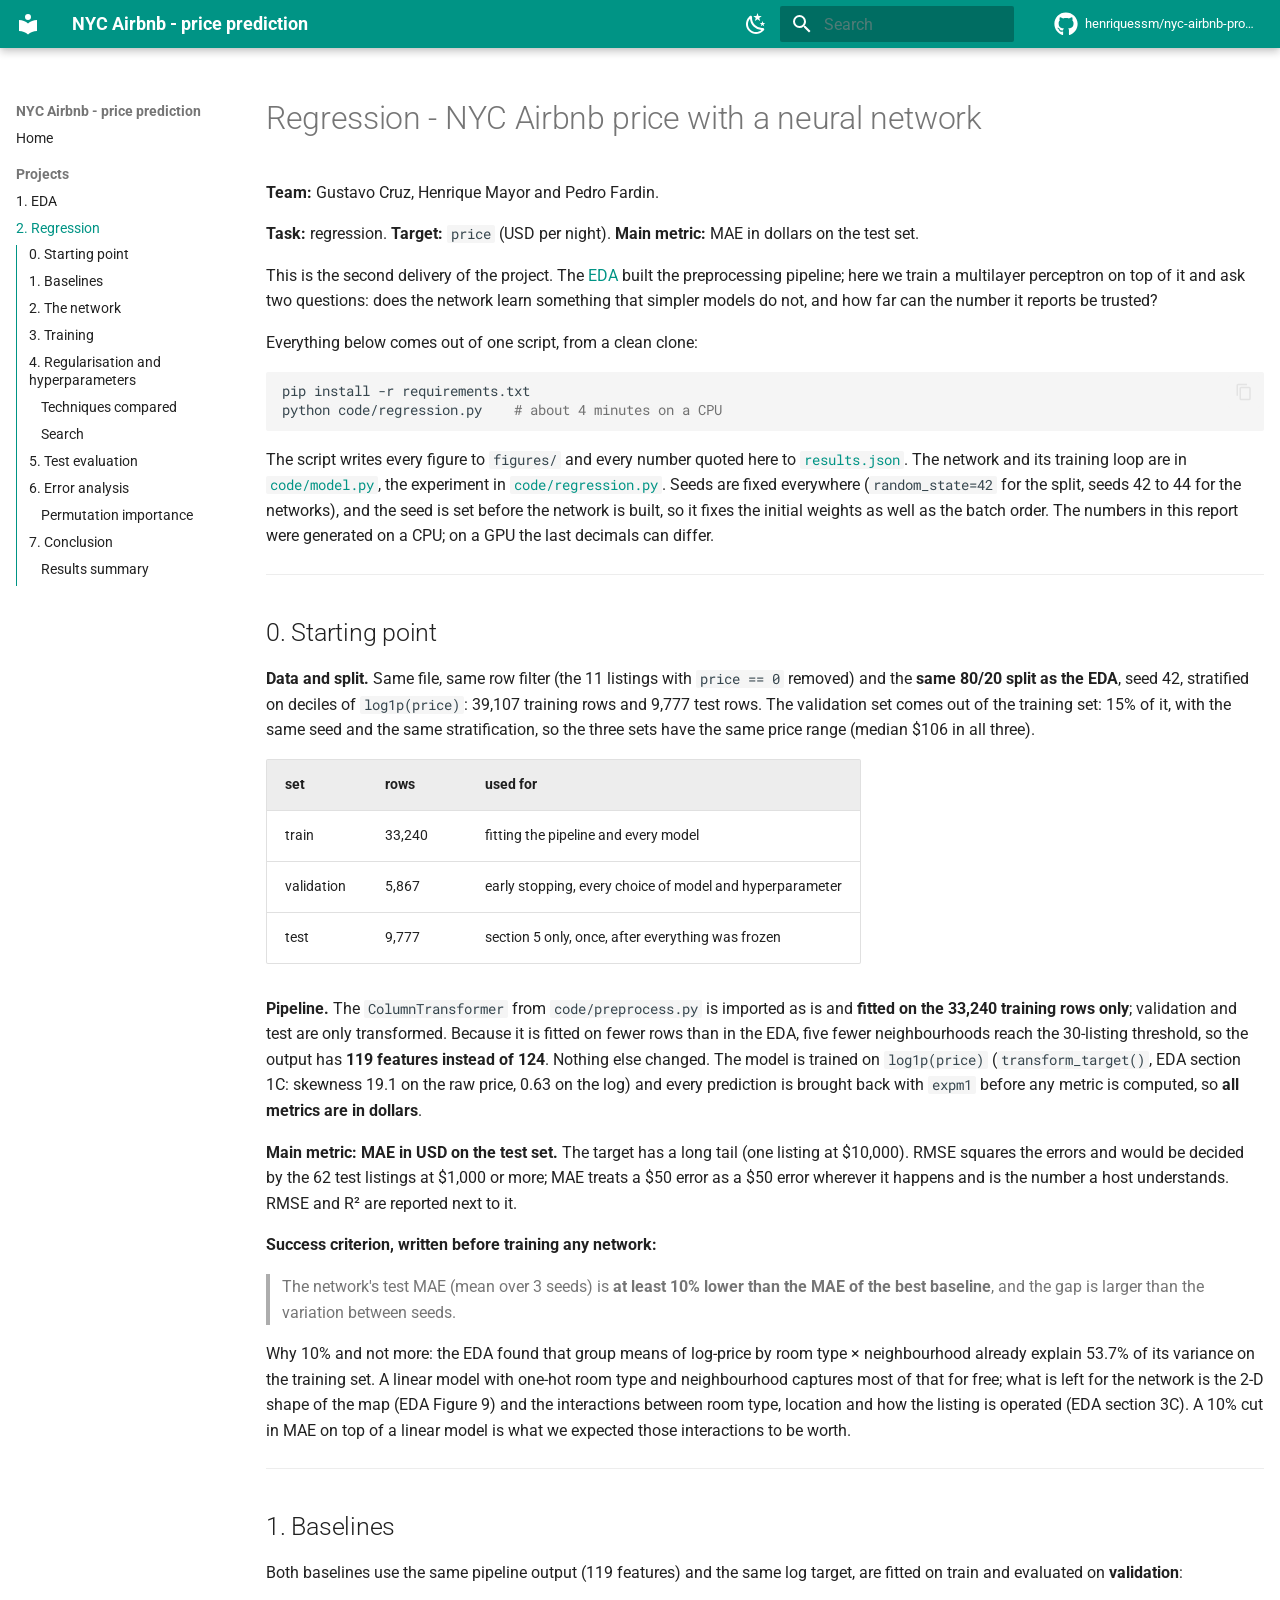
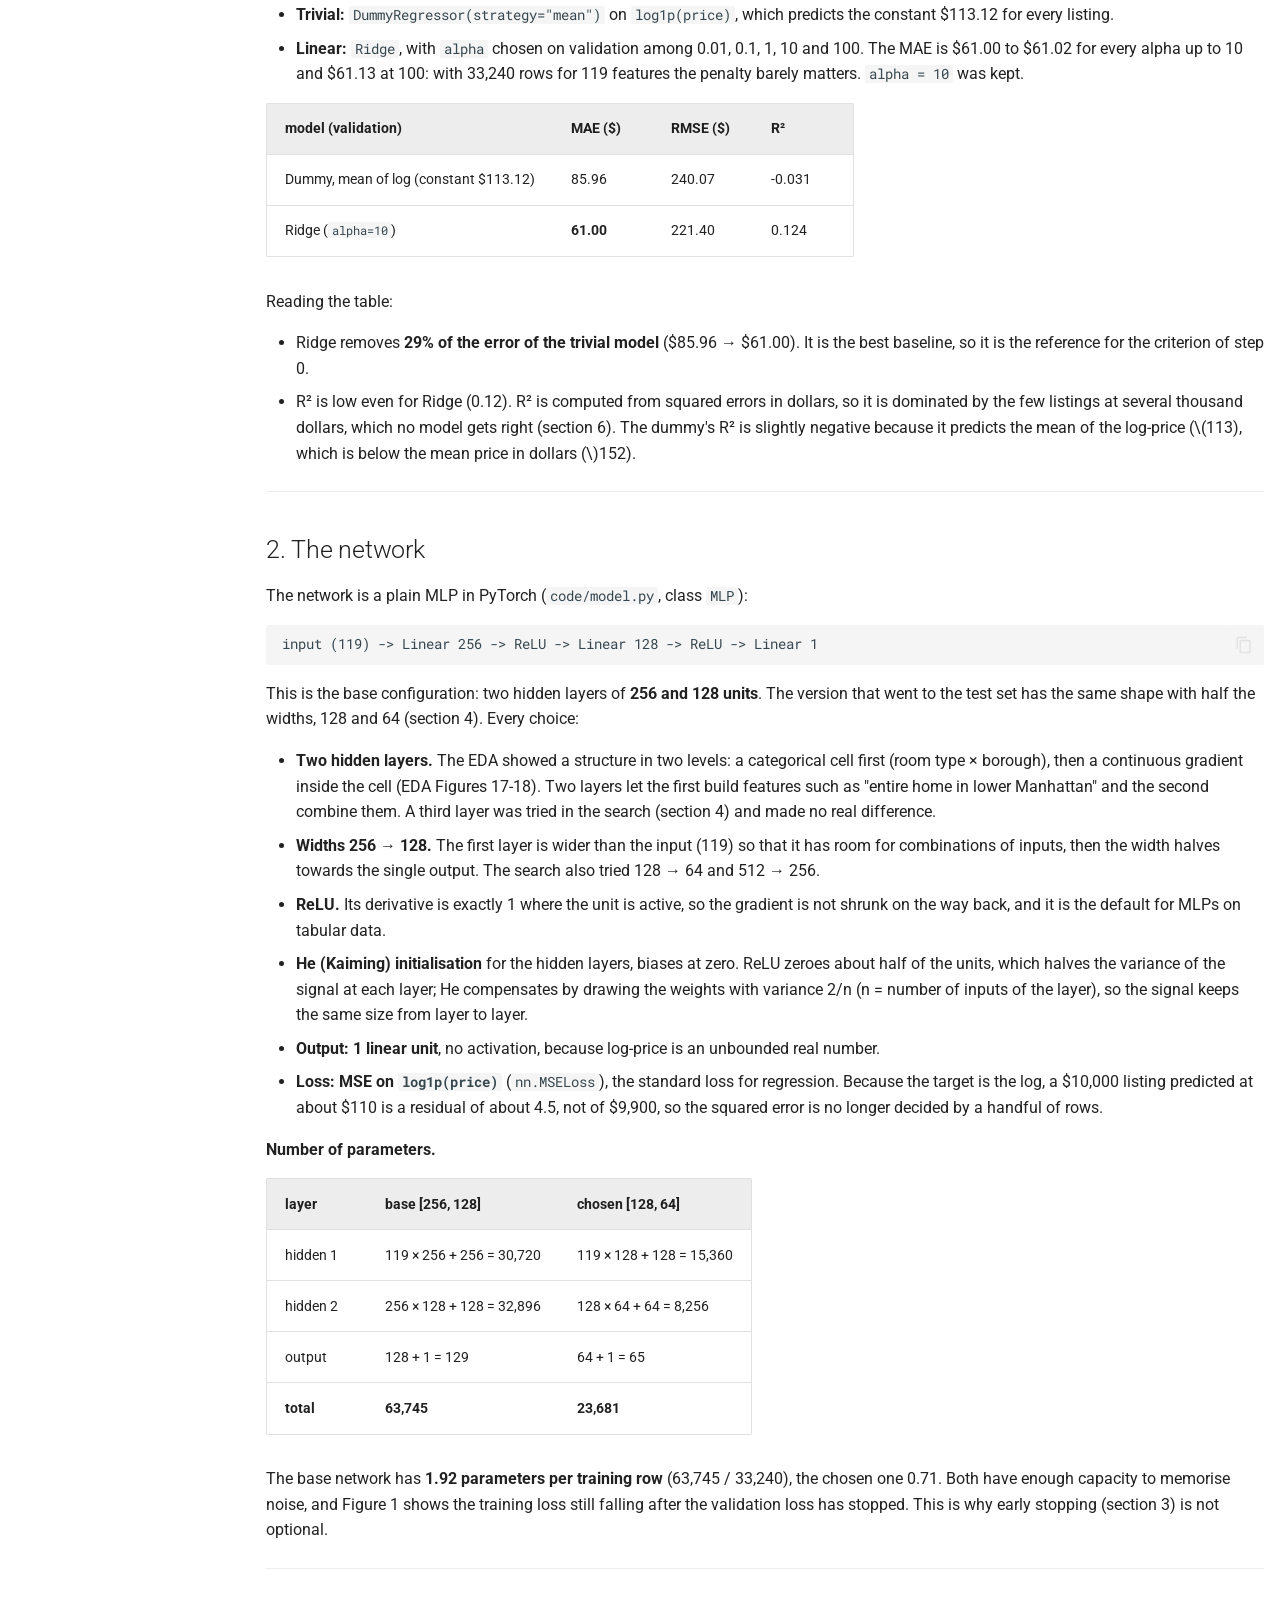
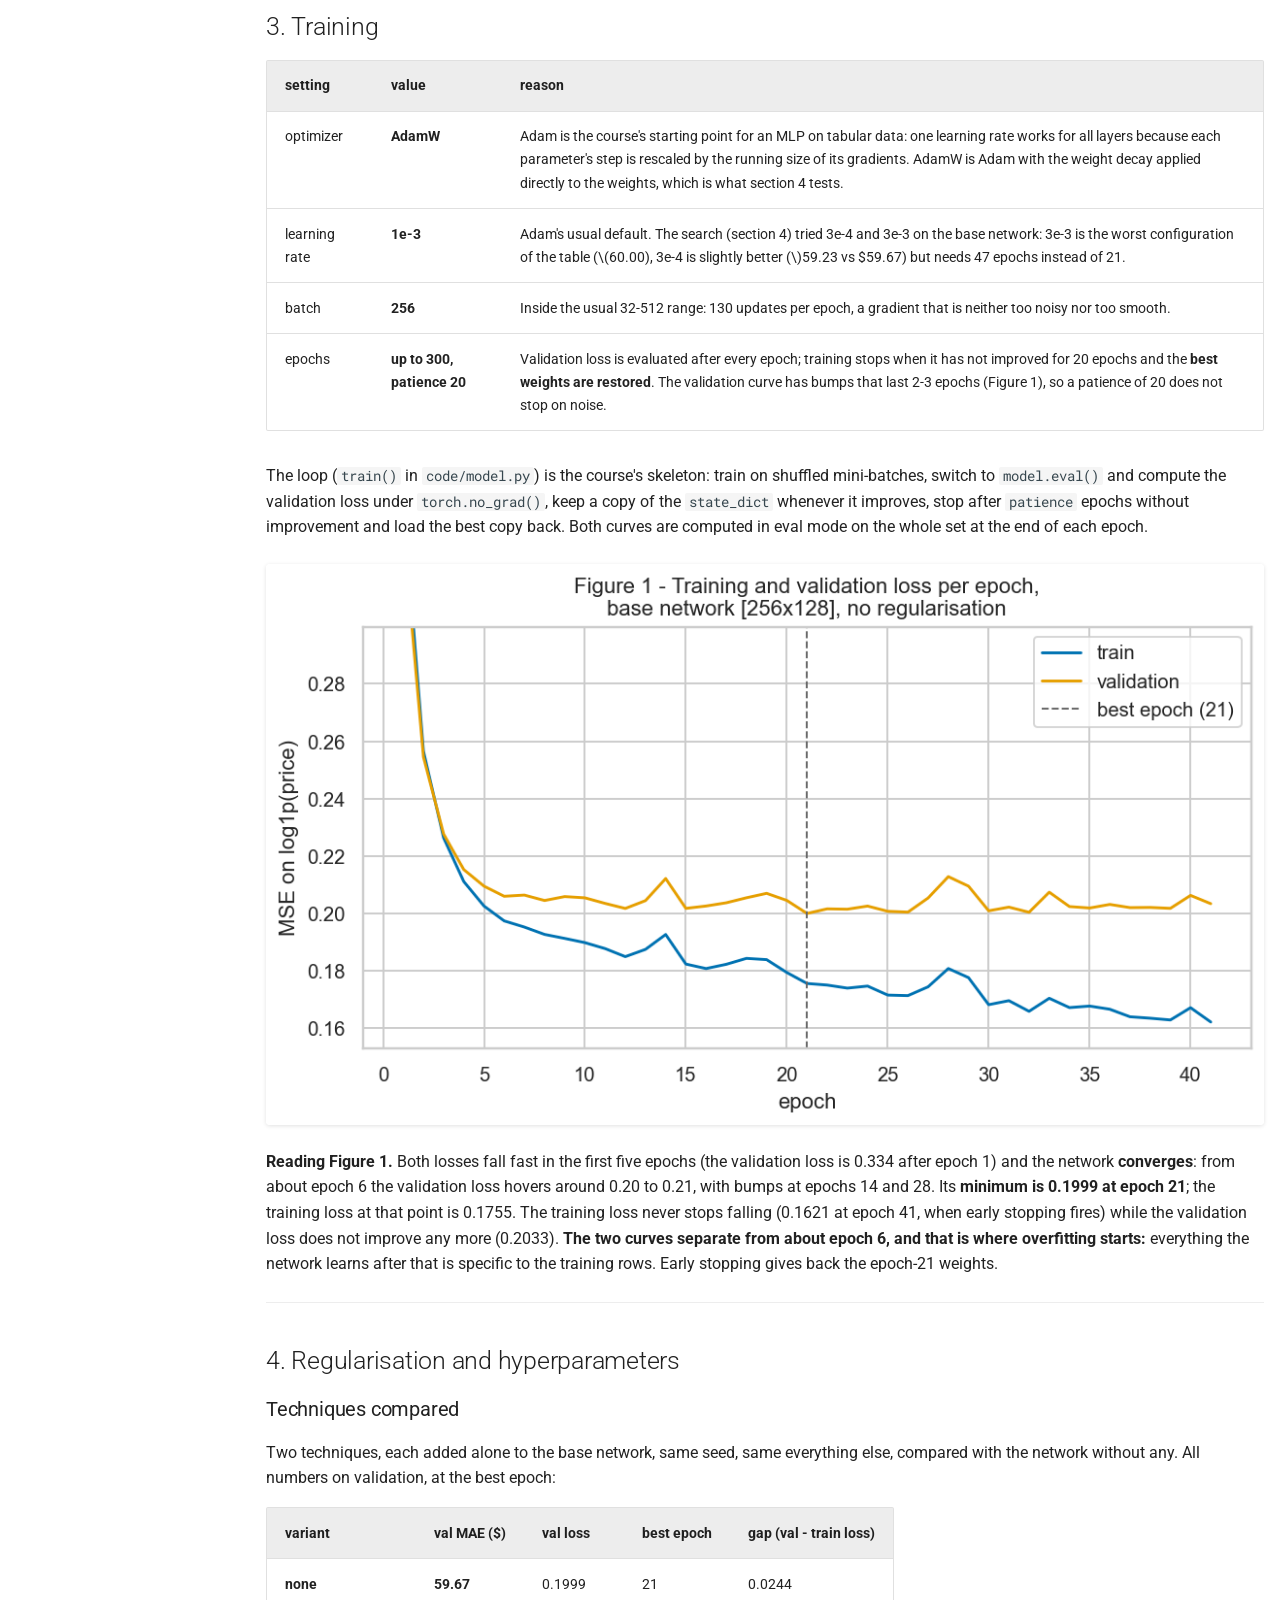
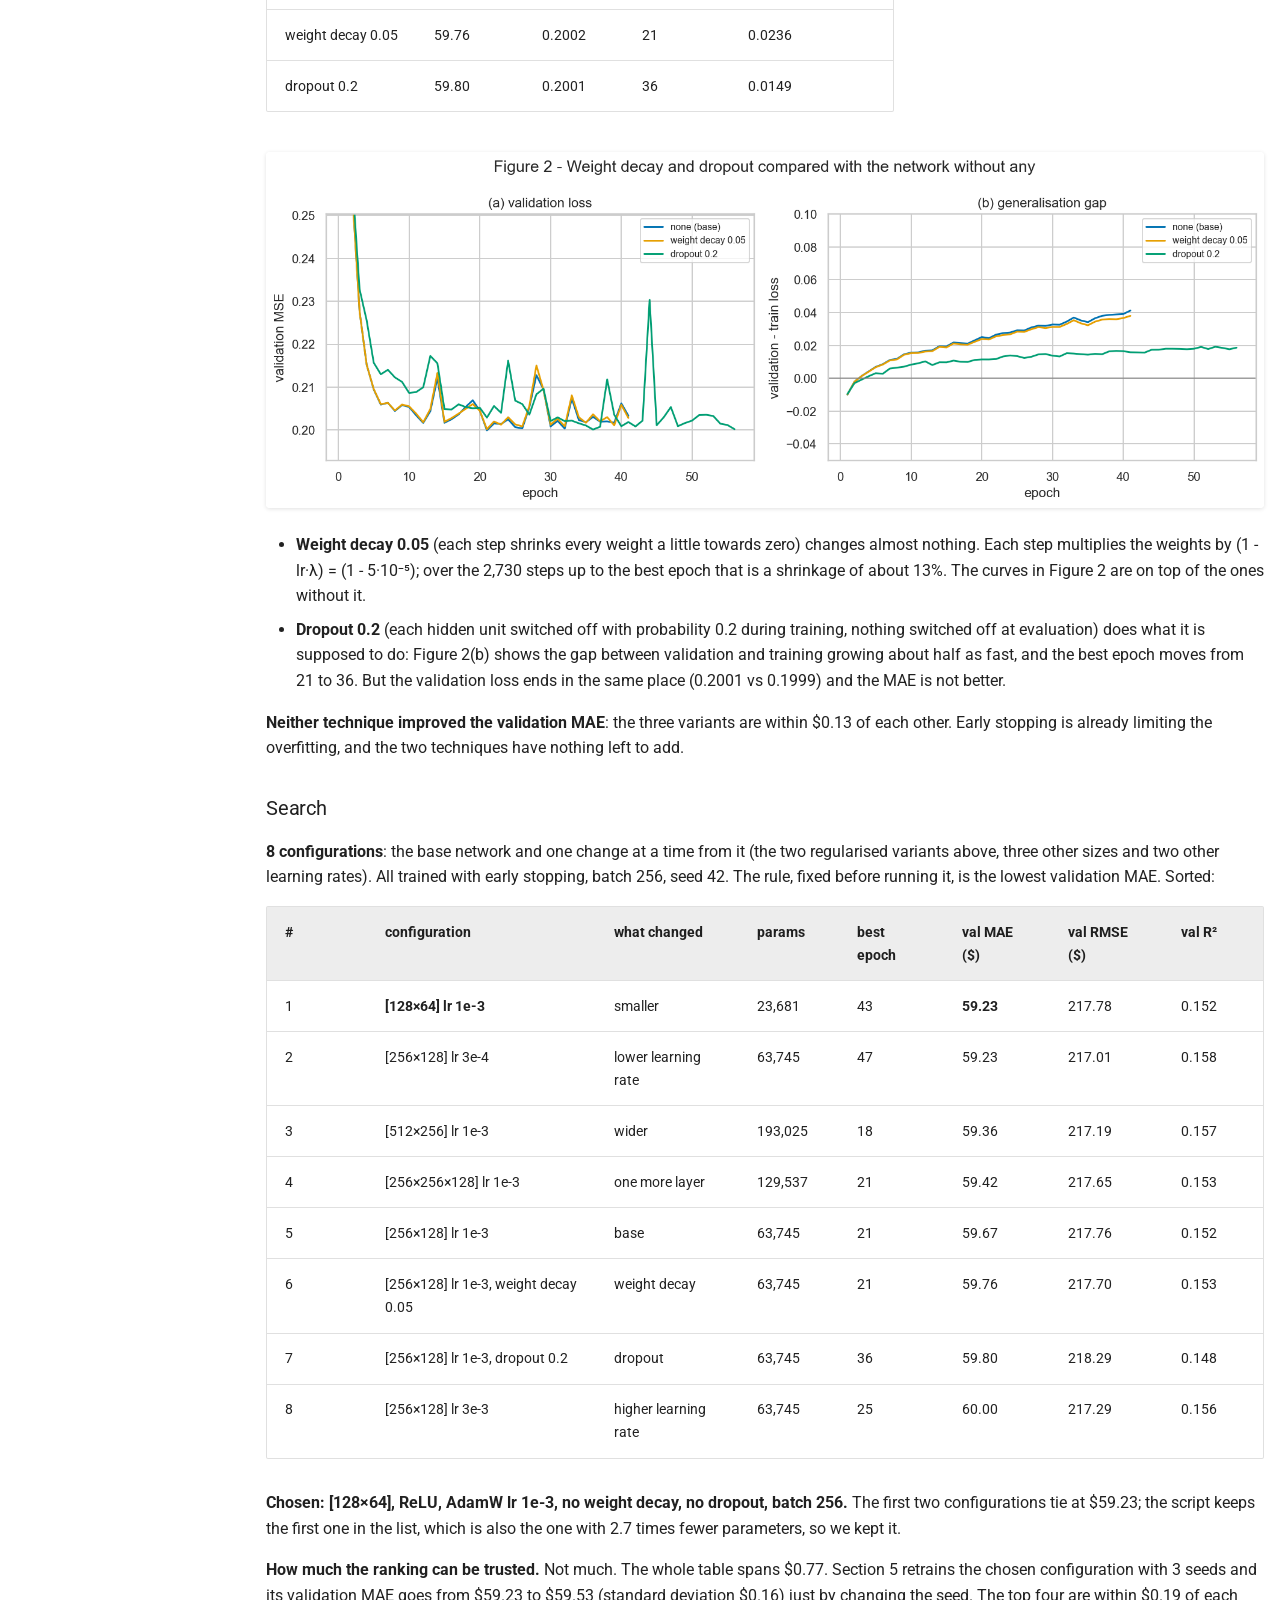
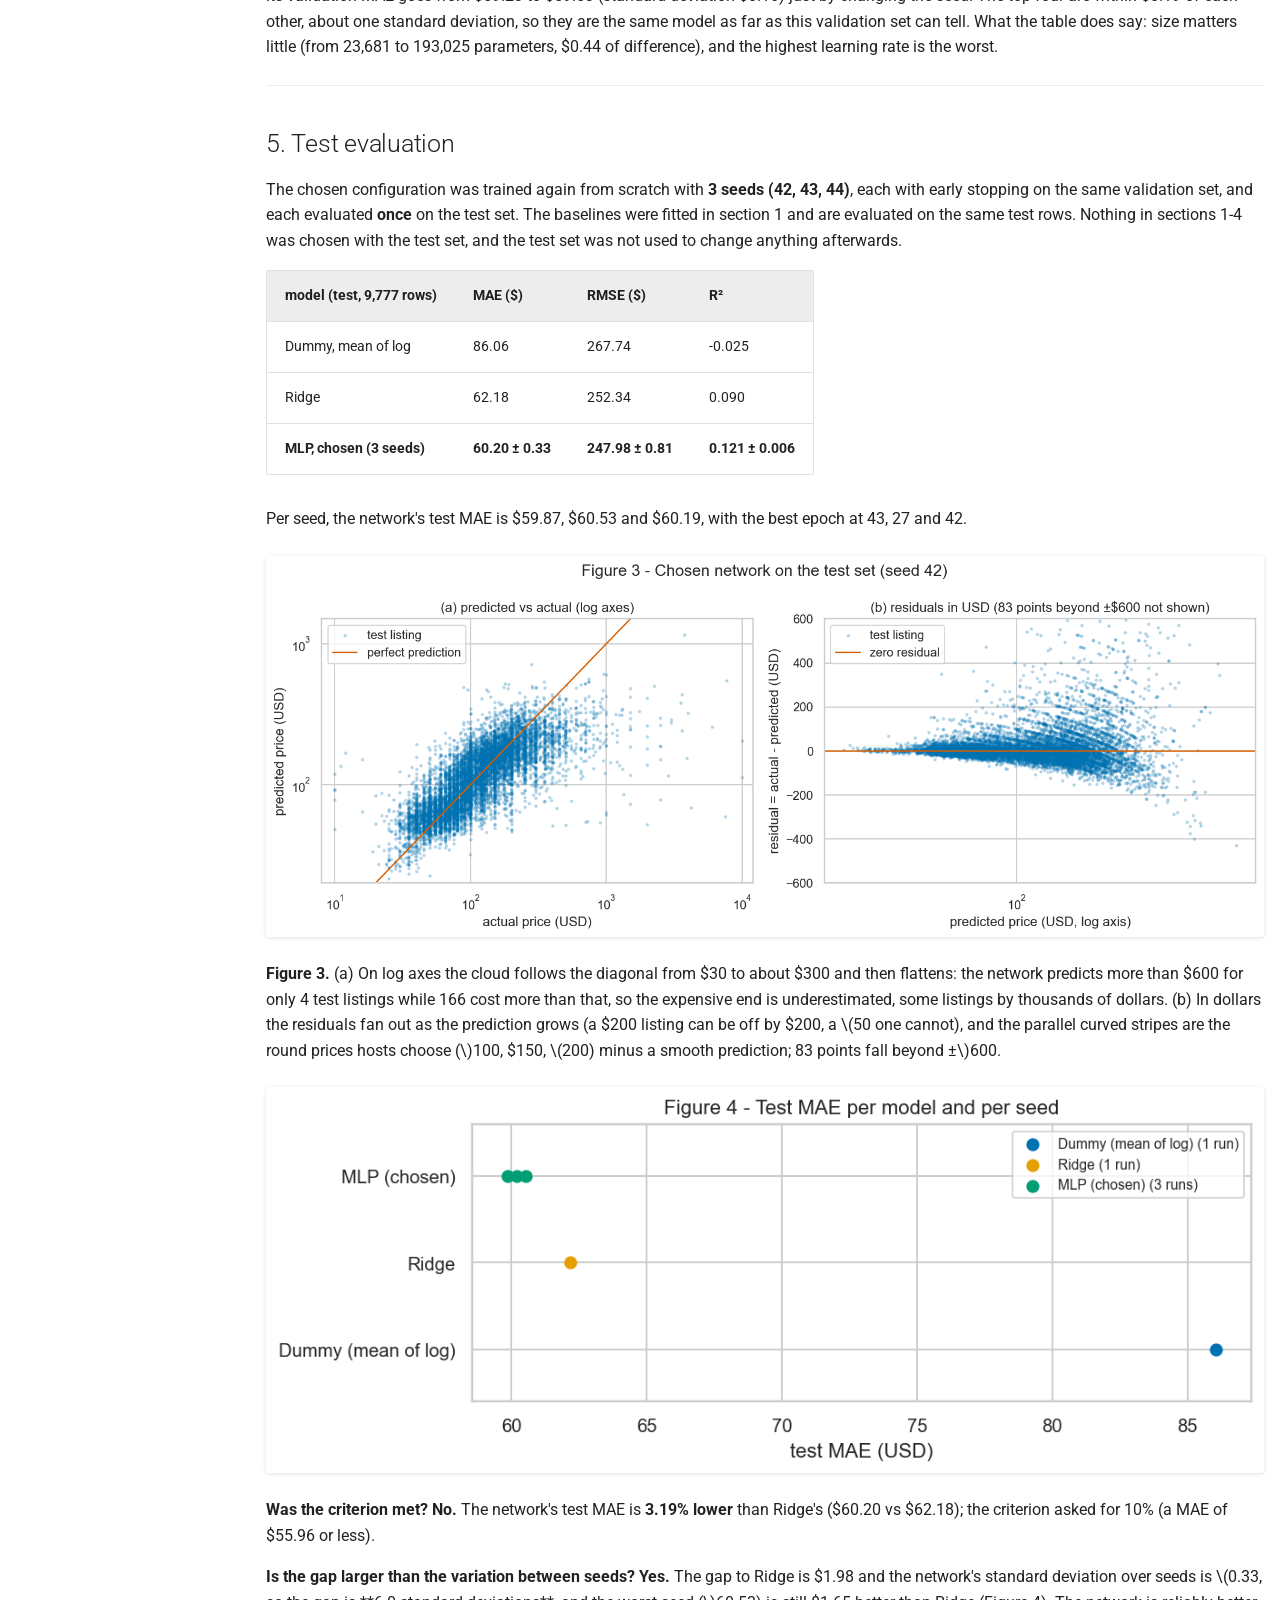
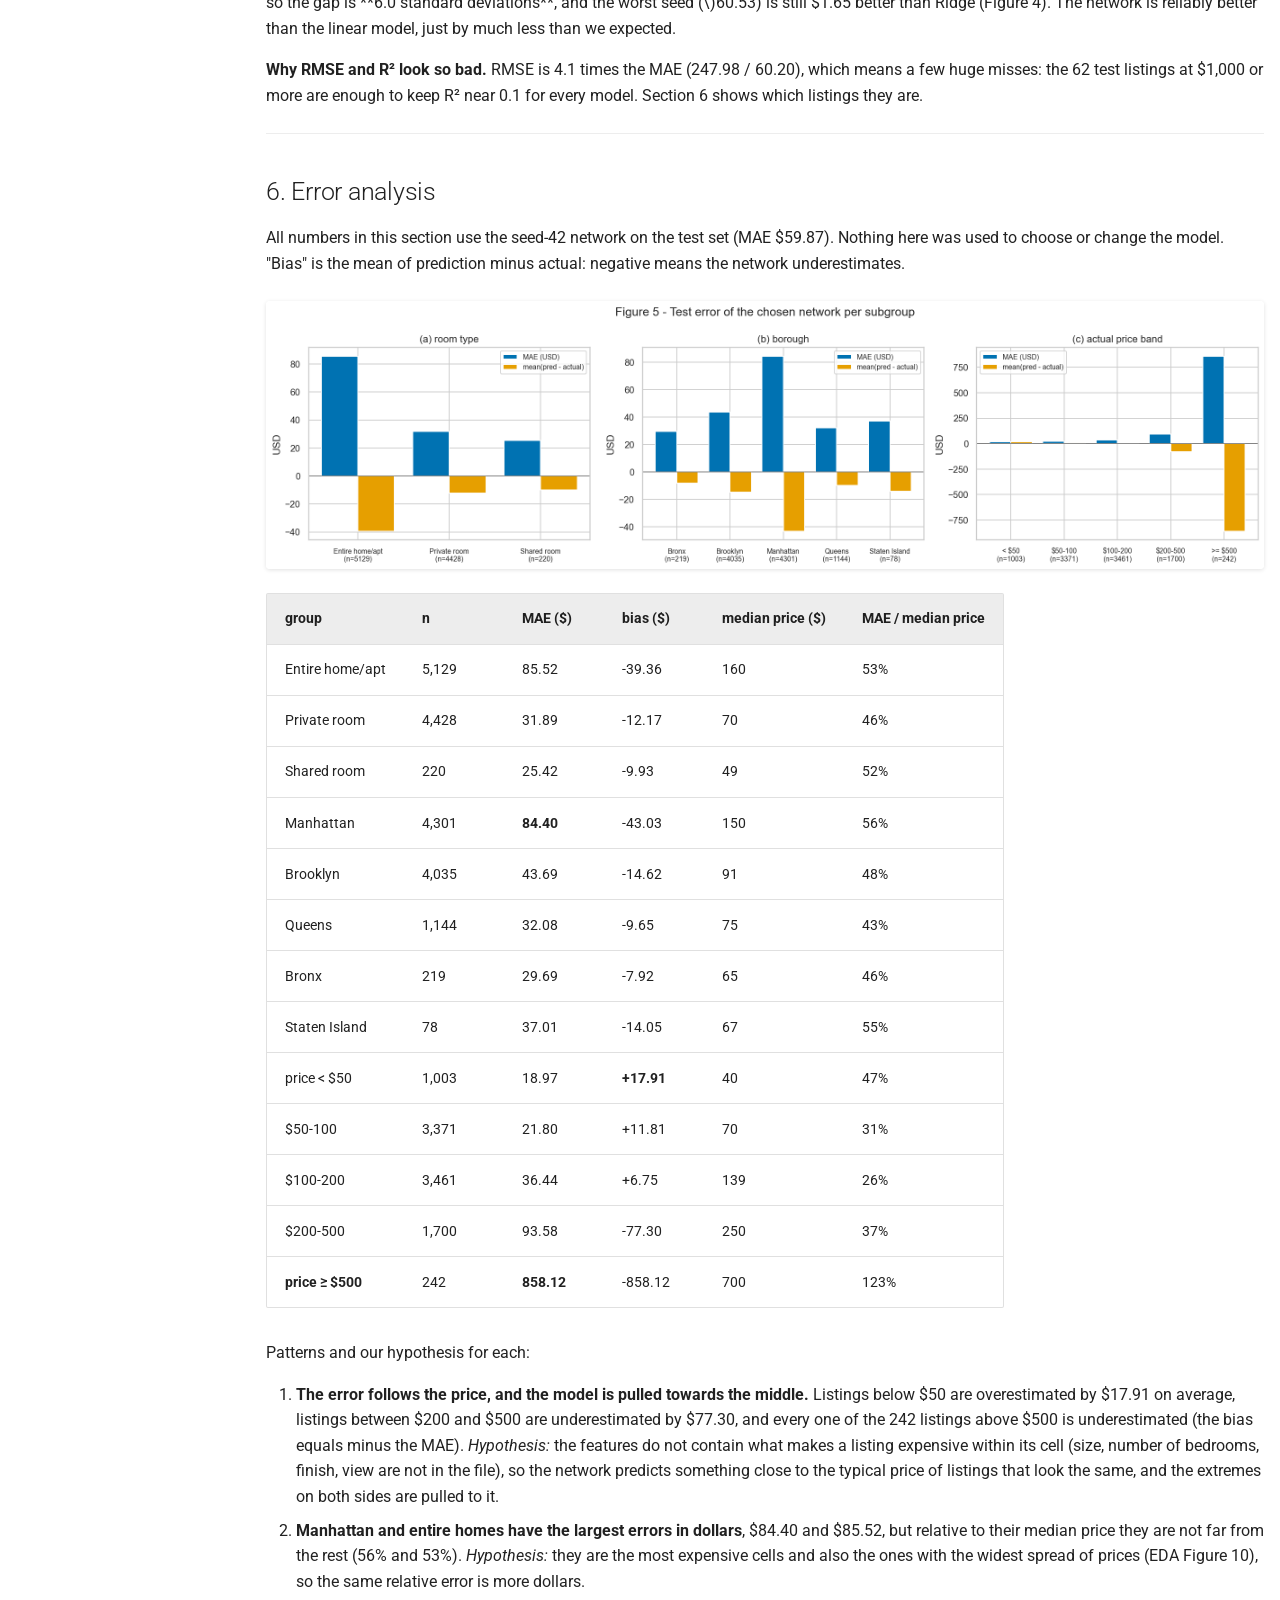
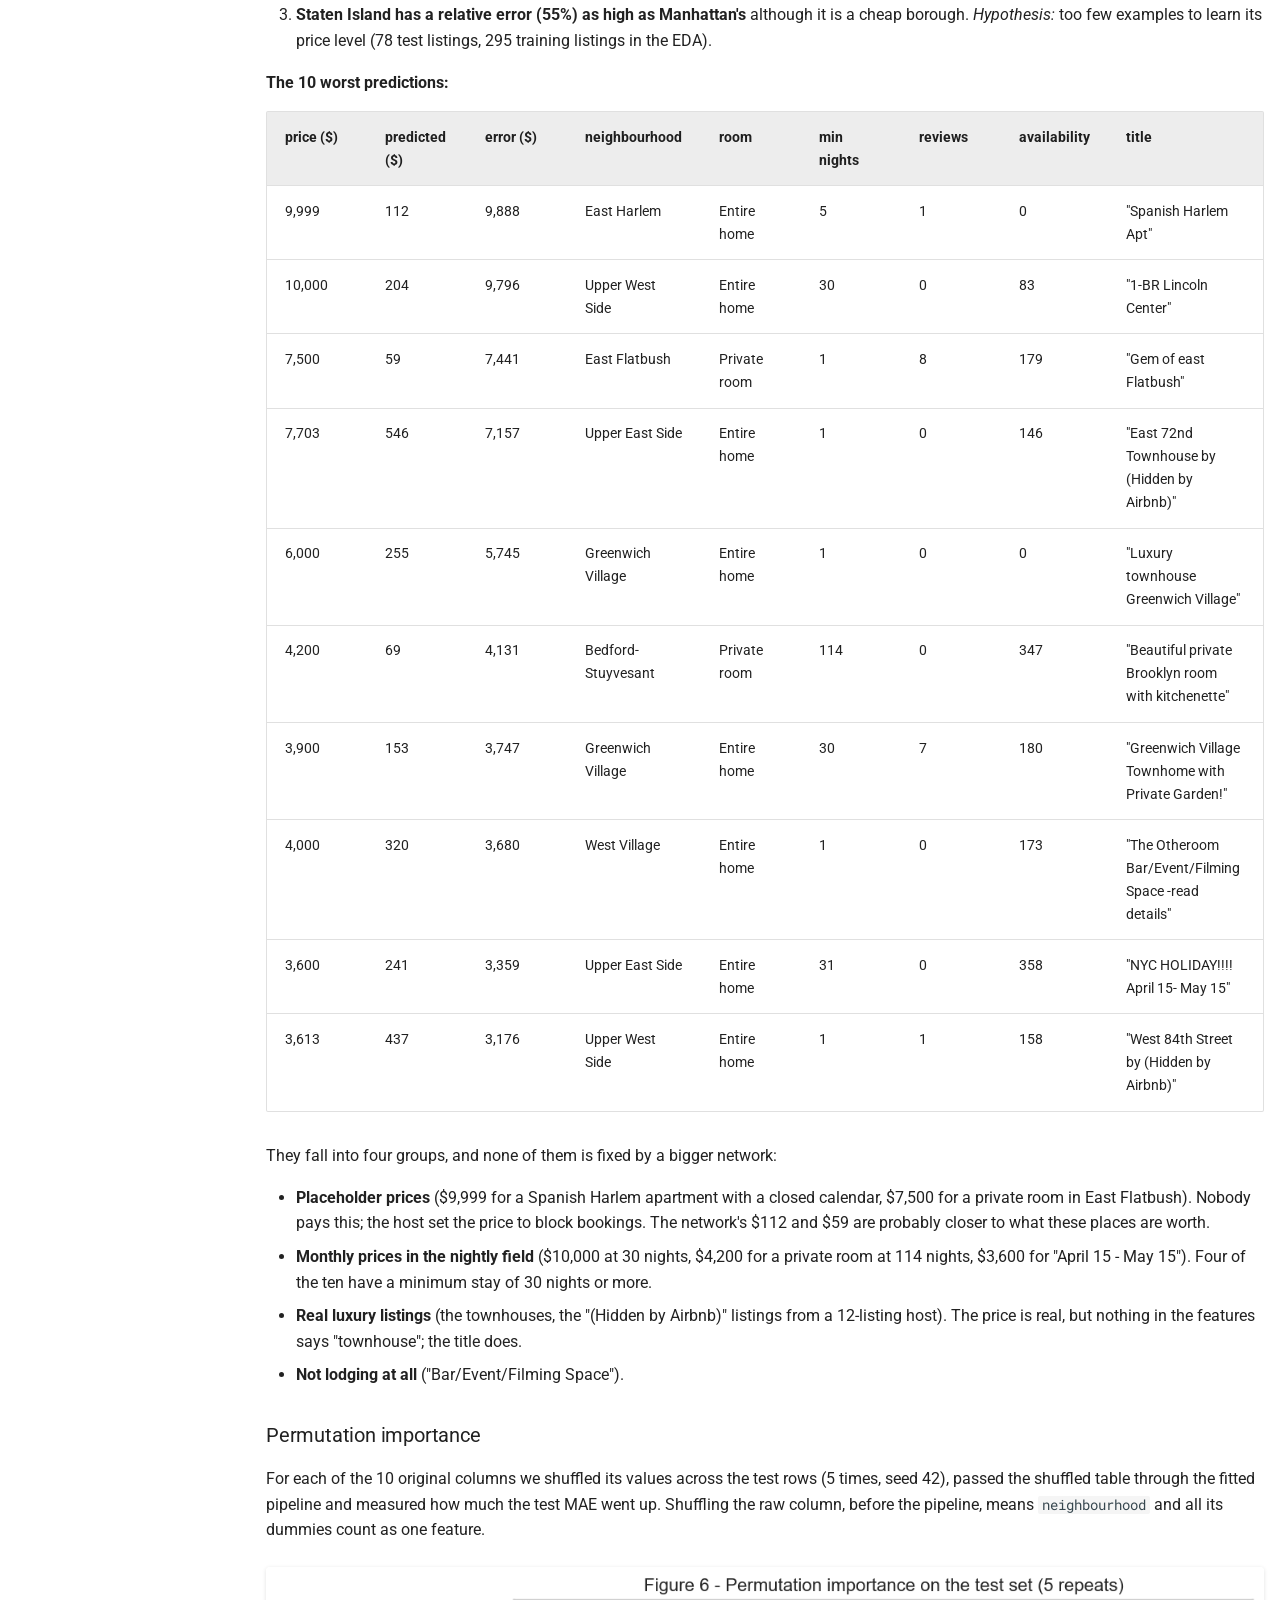
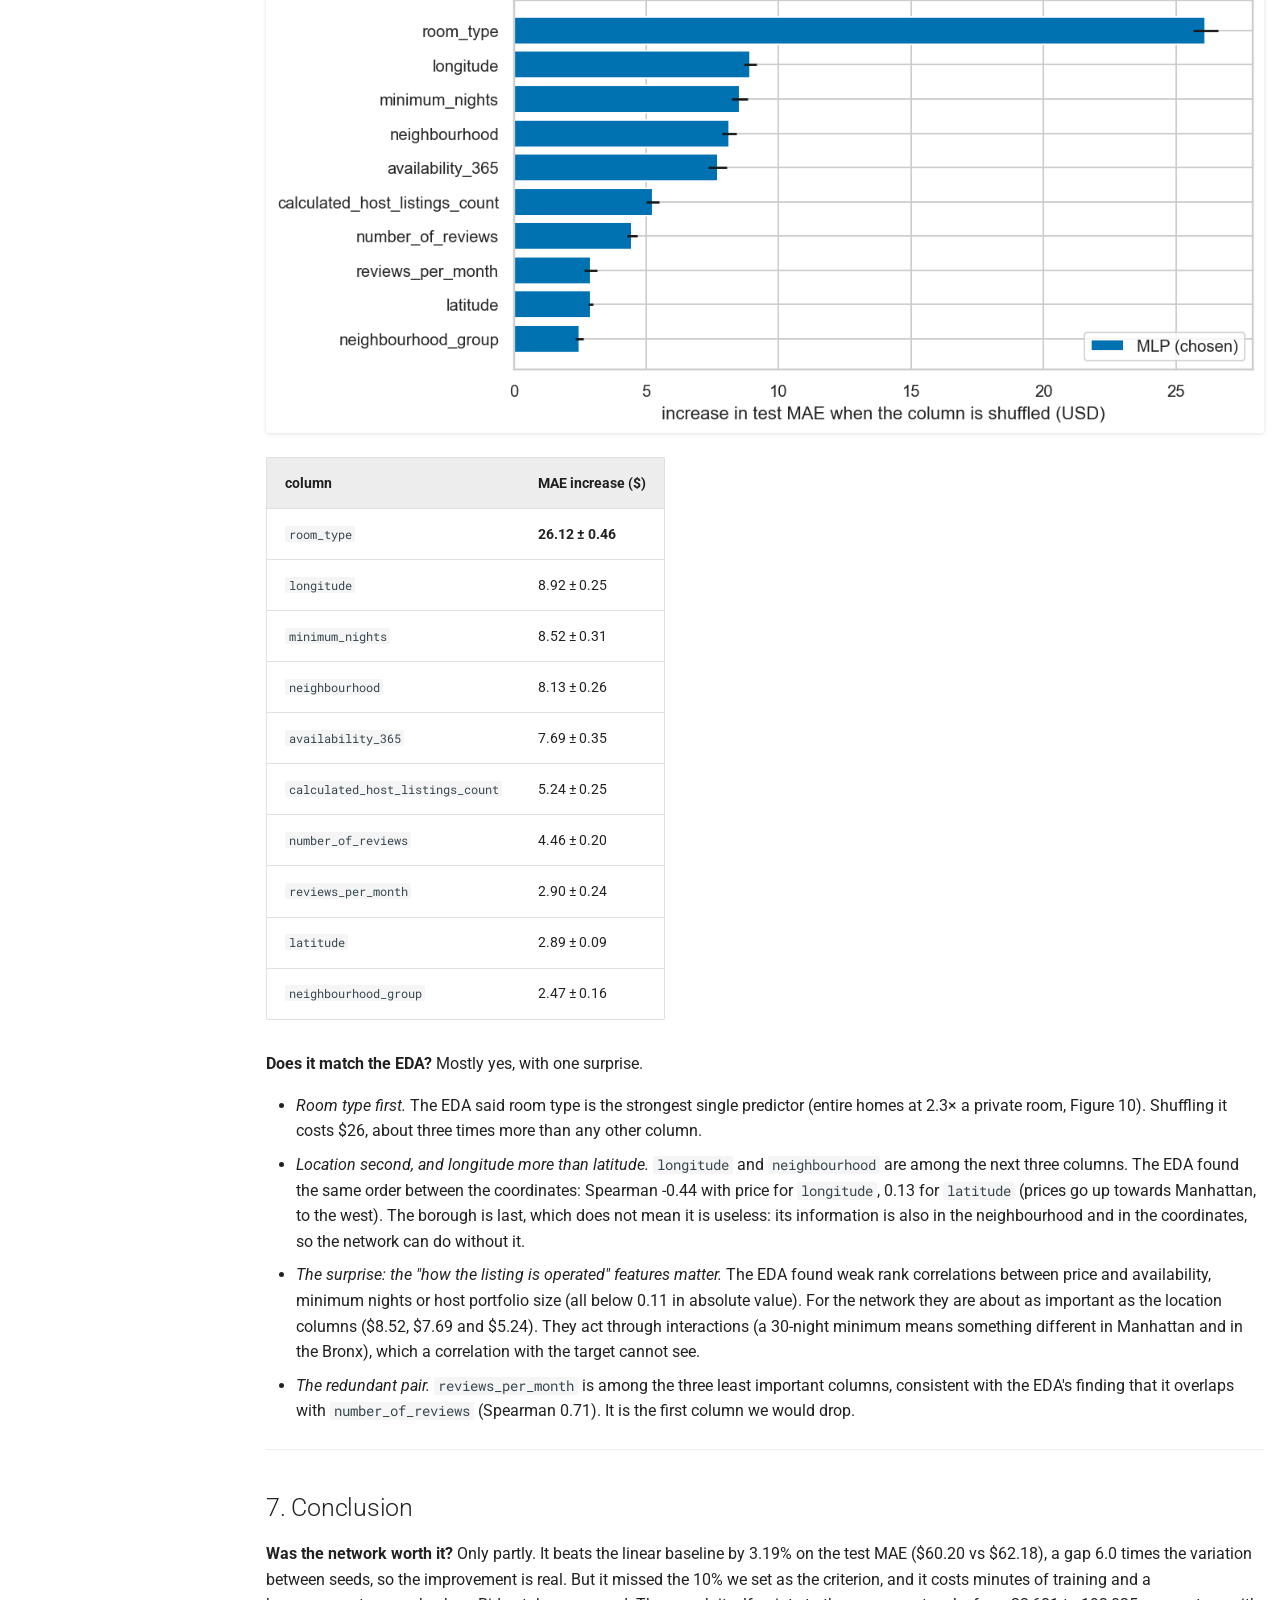
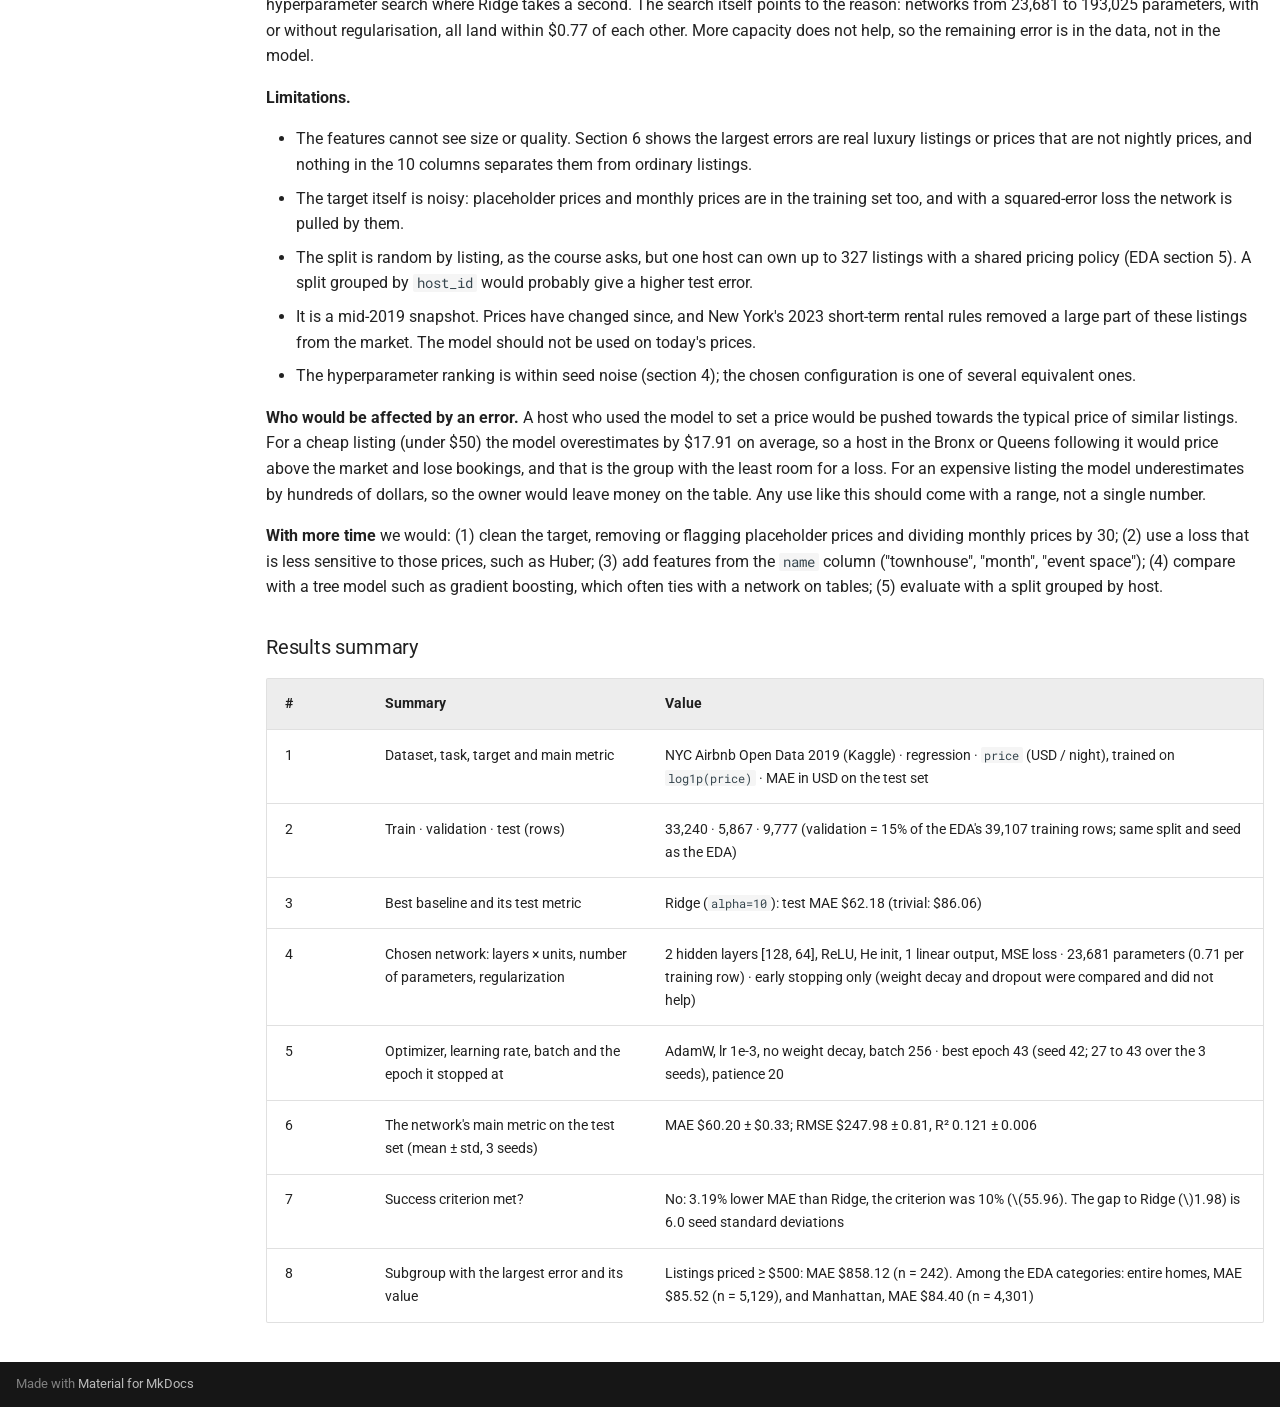
<file: projects/regression/index.html>
<!doctype html>
<html lang="en" class="no-js">
  <head>
    
      <meta charset="utf-8">
      <meta name="viewport" content="width=device-width,initial-scale=1">
      
        <meta name="description" content="Artificial Neural Networks and Deep Learning project on the New York City Airbnb Open Data (2019)">
      
      
      
        <link rel="canonical" href="https://henriquessm.github.io/nyc-airbnb-project/projects/regression/">
      
      
        <link rel="prev" href="../eda/">
      
      
      
        
      
      
      <link rel="icon" href="../../assets/images/favicon.png">
      <meta name="generator" content="mkdocs-1.6.1, mkdocs-material-9.8.0">
    
    
      
        <title>2. Regression - NYC Airbnb - price prediction</title>
      
    
    
      <link rel="stylesheet" href="../../assets/stylesheets/main.57a0d79d.min.css">
      
        
        <link rel="stylesheet" href="../../assets/stylesheets/palette.fb2fffe2.min.css">
      
      


    
    
      
    
    
      
        
        
        <link rel="preconnect" href="https://fonts.gstatic.com" crossorigin>
        <link rel="stylesheet" href="https://fonts.googleapis.com/css?family=Roboto:300,300i,400,400i,700,700i%7CRoboto+Mono:400,400i,700,700i&display=fallback">
        <style>:root{--md-text-font:"Roboto";--md-code-font:"Roboto Mono"}</style>
      
    
    
      <link rel="stylesheet" href="../../stylesheets/extra.css">
    
    <script>__md_scope=new URL("../..",location),__md_hash=e=>[...e].reduce(((e,_)=>(e<<5)-e+_.charCodeAt(0)),0),__md_get=(e,_=localStorage,t=__md_scope)=>JSON.parse(_.getItem(t.pathname+"."+e)),__md_set=(e,_,t=localStorage,a=__md_scope)=>{try{t.setItem(a.pathname+"."+e,JSON.stringify(_))}catch(e){}}</script>
    
      

    
    
  </head>
  
  
    
    
      
    
    
    
    
    <body dir="ltr" data-md-color-scheme="default" data-md-color-primary="teal" data-md-color-accent="deep-orange">
  
    
    <input class="md-toggle" data-md-toggle="drawer" type="checkbox" id="__drawer" autocomplete="off">
    <input class="md-toggle" data-md-toggle="search" type="checkbox" id="__search" autocomplete="off">
    <label class="md-overlay" for="__drawer"></label>
    <div data-md-component="skip">
      
        
        <a href="#regression-nyc-airbnb-price-with-a-neural-network" class="md-skip">
          Skip to content
        </a>
      
    </div>
    <div data-md-component="announce">
      
    </div>
    
    
      

  

<header class="md-header md-header--shadow" data-md-component="header">
  <nav class="md-header__inner md-grid" aria-label="Header">
    <a href="../.." title="NYC Airbnb - price prediction" class="md-header__button md-logo" aria-label="NYC Airbnb - price prediction" data-md-component="logo">
      
  
  <svg xmlns="http://www.w3.org/2000/svg" viewBox="0 0 24 24"><path d="M12 8a3 3 0 0 0 3-3 3 3 0 0 0-3-3 3 3 0 0 0-3 3 3 3 0 0 0 3 3m0 3.54C9.64 9.35 6.5 8 3 8v11c3.5 0 6.64 1.35 9 3.54 2.36-2.19 5.5-3.54 9-3.54V8c-3.5 0-6.64 1.35-9 3.54"/></svg>

    </a>
    <label class="md-header__button md-icon" for="__drawer">
      
      <svg xmlns="http://www.w3.org/2000/svg" viewBox="0 0 24 24"><path d="M3 6h18v2H3zm0 5h18v2H3zm0 5h18v2H3z"/></svg>
    </label>
    <div class="md-header__title" data-md-component="header-title">
      <div class="md-header__ellipsis">
        <div class="md-header__topic">
          <span class="md-ellipsis">
            NYC Airbnb - price prediction
          </span>
        </div>
        <div class="md-header__topic" data-md-component="header-topic">
          <span class="md-ellipsis">
            
              2. Regression
            
          </span>
        </div>
      </div>
    </div>
    
      
        <form class="md-header__option" data-md-component="palette">
  
    
    
    
    <input class="md-option" data-md-color-media="" data-md-color-scheme="default" data-md-color-primary="teal" data-md-color-accent="deep-orange"  aria-label="dark mode"  type="radio" name="__palette" id="__palette_0">
    
      <label class="md-header__button md-icon" title="dark mode" for="__palette_1" hidden>
        <svg xmlns="http://www.w3.org/2000/svg" viewBox="0 0 24 24"><path d="m17.75 4.09-2.53 1.94.91 3.06-2.63-1.81-2.63 1.81.91-3.06-2.53-1.94L12.44 4l1.06-3 1.06 3zm3.5 6.91-1.64 1.25.59 1.98-1.7-1.17-1.7 1.17.59-1.98L15.75 11l2.06-.05L18.5 9l.69 1.95zm-2.28 4.95c.83-.08 1.72 1.1 1.19 1.85-.32.45-.66.87-1.08 1.27C15.17 23 8.84 23 4.94 19.07c-3.91-3.9-3.91-10.24 0-14.14.4-.4.82-.76 1.27-1.08.75-.53 1.93.36 1.85 1.19-.27 2.86.69 5.83 2.89 8.02a9.96 9.96 0 0 0 8.02 2.89m-1.64 2.02a12.08 12.08 0 0 1-7.8-3.47c-2.17-2.19-3.33-5-3.49-7.82-2.81 3.14-2.7 7.96.31 10.98 3.02 3.01 7.84 3.12 10.98.31"/></svg>
      </label>
    
  
    
    
    
    <input class="md-option" data-md-color-media="" data-md-color-scheme="slate" data-md-color-primary="teal" data-md-color-accent="deep-orange"  aria-label="light mode"  type="radio" name="__palette" id="__palette_1">
    
      <label class="md-header__button md-icon" title="light mode" for="__palette_0" hidden>
        <svg xmlns="http://www.w3.org/2000/svg" viewBox="0 0 24 24"><path d="M12 7a5 5 0 0 1 5 5 5 5 0 0 1-5 5 5 5 0 0 1-5-5 5 5 0 0 1 5-5m0 2a3 3 0 0 0-3 3 3 3 0 0 0 3 3 3 3 0 0 0 3-3 3 3 0 0 0-3-3m0-7 2.39 3.42C13.65 5.15 12.84 5 12 5s-1.65.15-2.39.42zM3.34 7l4.16-.35A7.2 7.2 0 0 0 5.94 8.5c-.44.74-.69 1.5-.83 2.29zm.02 10 1.76-3.77a7.131 7.131 0 0 0 2.38 4.14zM20.65 7l-1.77 3.79a7.02 7.02 0 0 0-2.38-4.15zm-.01 10-4.14.36c.59-.51 1.12-1.14 1.54-1.86.42-.73.69-1.5.83-2.29zM12 22l-2.41-3.44c.74.27 1.55.44 2.41.44.82 0 1.63-.17 2.37-.44z"/></svg>
      </label>
    
  
</form>
      
    
    
      <script>var palette=__md_get("__palette");if(palette&&palette.color){if("(prefers-color-scheme)"===palette.color.media){var media=matchMedia("(prefers-color-scheme: light)"),input=document.querySelector(media.matches?"[data-md-color-media='(prefers-color-scheme: light)']":"[data-md-color-media='(prefers-color-scheme: dark)']");palette.color.media=input.getAttribute("data-md-color-media"),palette.color.scheme=input.getAttribute("data-md-color-scheme"),palette.color.primary=input.getAttribute("data-md-color-primary"),palette.color.accent=input.getAttribute("data-md-color-accent")}for(var[key,value]of Object.entries(palette.color))document.body.setAttribute("data-md-color-"+key,value)}</script>
    
    
    
      
      
        <label class="md-header__button md-icon" for="__search">
          
          <svg xmlns="http://www.w3.org/2000/svg" viewBox="0 0 24 24"><path d="M9.5 3A6.5 6.5 0 0 1 16 9.5c0 1.61-.59 3.09-1.56 4.23l.27.27h.79l5 5-1.5 1.5-5-5v-.79l-.27-.27A6.52 6.52 0 0 1 9.5 16 6.5 6.5 0 0 1 3 9.5 6.5 6.5 0 0 1 9.5 3m0 2C7 5 5 7 5 9.5S7 14 9.5 14 14 12 14 9.5 12 5 9.5 5"/></svg>
        </label>
        <div class="md-search" data-md-component="search" role="dialog">
  <label class="md-search__overlay" for="__search"></label>
  <div class="md-search__inner" role="search">
    <form class="md-search__form" name="search">
      <input type="text" class="md-search__input" name="query" aria-label="Search" placeholder="Search" autocapitalize="off" autocorrect="off" autocomplete="off" spellcheck="false" data-md-component="search-query" required>
      <label class="md-search__icon md-icon" for="__search">
        
        <svg xmlns="http://www.w3.org/2000/svg" viewBox="0 0 24 24"><path d="M9.5 3A6.5 6.5 0 0 1 16 9.5c0 1.61-.59 3.09-1.56 4.23l.27.27h.79l5 5-1.5 1.5-5-5v-.79l-.27-.27A6.52 6.52 0 0 1 9.5 16 6.5 6.5 0 0 1 3 9.5 6.5 6.5 0 0 1 9.5 3m0 2C7 5 5 7 5 9.5S7 14 9.5 14 14 12 14 9.5 12 5 9.5 5"/></svg>
        
        <svg xmlns="http://www.w3.org/2000/svg" viewBox="0 0 24 24"><path d="M20 11v2H8l5.5 5.5-1.42 1.42L4.16 12l7.92-7.92L13.5 5.5 8 11z"/></svg>
      </label>
      <nav class="md-search__options" aria-label="Search">
        
        <button type="reset" class="md-search__icon md-icon" title="Clear" aria-label="Clear" tabindex="-1">
          
          <svg xmlns="http://www.w3.org/2000/svg" viewBox="0 0 24 24"><path d="M19 6.41 17.59 5 12 10.59 6.41 5 5 6.41 10.59 12 5 17.59 6.41 19 12 13.41 17.59 19 19 17.59 13.41 12z"/></svg>
        </button>
      </nav>
      
    </form>
    <div class="md-search__output">
      <div class="md-search__scrollwrap" tabindex="0" data-md-scrollfix>
        <div class="md-search-result" data-md-component="search-result">
          <div class="md-search-result__meta">
            Initializing search
          </div>
          <ol class="md-search-result__list" role="presentation"></ol>
        </div>
      </div>
    </div>
  </div>
</div>
      
    
    
      <div class="md-header__source">
        <a href="https://github.com/henriquessm/nyc-airbnb-project" title="Go to repository" class="md-source" data-md-component="source">
  <div class="md-source__icon md-icon">
    
    <svg xmlns="http://www.w3.org/2000/svg" viewBox="0 0 512 512"><!--! Font Awesome Free 7.1.0 by @fontawesome - https://fontawesome.com License - https://fontawesome.com/license/free (Icons: CC BY 4.0, Fonts: SIL OFL 1.1, Code: MIT License) Copyright 2025 Fonticons, Inc.--><path d="M173.9 397.4c0 2-2.3 3.6-5.2 3.6-3.3.3-5.6-1.3-5.6-3.6 0-2 2.3-3.6 5.2-3.6 3-.3 5.6 1.3 5.6 3.6m-31.1-4.5c-.7 2 1.3 4.3 4.3 4.9 2.6 1 5.6 0 6.2-2s-1.3-4.3-4.3-5.2c-2.6-.7-5.5.3-6.2 2.3m44.2-1.7c-2.9.7-4.9 2.6-4.6 4.9.3 2 2.9 3.3 5.9 2.6 2.9-.7 4.9-2.6 4.6-4.6-.3-1.9-3-3.2-5.9-2.9M252.8 8C114.1 8 8 113.3 8 252c0 110.9 69.8 205.8 169.5 239.2 12.8 2.3 17.3-5.6 17.3-12.1 0-6.2-.3-40.4-.3-61.4 0 0-70 15-84.7-29.8 0 0-11.4-29.1-27.8-36.6 0 0-22.9-15.7 1.6-15.4 0 0 24.9 2 38.6 25.8 21.9 38.6 58.6 27.5 72.9 20.9 2.3-16 8.8-27.1 16-33.7-55.9-6.2-112.3-14.3-112.3-110.5 0-27.5 7.6-41.3 23.6-58.9-2.6-6.5-11.1-33.3 2.6-67.9 20.9-6.5 69 27 69 27 20-5.6 41.5-8.5 62.8-8.5s42.8 2.9 62.8 8.5c0 0 48.1-33.6 69-27 13.7 34.7 5.2 61.4 2.6 67.9 16 17.7 25.8 31.5 25.8 58.9 0 96.5-58.9 104.2-114.8 110.5 9.2 7.9 17 22.9 17 46.4 0 33.7-.3 75.4-.3 83.6 0 6.5 4.6 14.4 17.3 12.1C436.2 457.8 504 362.9 504 252 504 113.3 391.5 8 252.8 8M105.2 352.9c-1.3 1-1 3.3.7 5.2 1.6 1.6 3.9 2.3 5.2 1 1.3-1 1-3.3-.7-5.2-1.6-1.6-3.9-2.3-5.2-1m-10.8-8.1c-.7 1.3.3 2.9 2.3 3.9 1.6 1 3.6.7 4.3-.7.7-1.3-.3-2.9-2.3-3.9-2-.6-3.6-.3-4.3.7m32.4 35.6c-1.6 1.3-1 4.3 1.3 6.2 2.3 2.3 5.2 2.6 6.5 1 1.3-1.3.7-4.3-1.3-6.2-2.2-2.3-5.2-2.6-6.5-1m-11.4-14.7c-1.6 1-1.6 3.6 0 5.9s4.3 3.3 5.6 2.3c1.6-1.3 1.6-3.9 0-6.2-1.4-2.3-4-3.3-5.6-2"/></svg>
  </div>
  <div class="md-source__repository">
    henriquessm/nyc-airbnb-project
  </div>
</a>
      </div>
    
  </nav>
  
</header>
    
    <div class="md-container" data-md-component="container">
      
      
        
          
        
      
      <main class="md-main" data-md-component="main">
        <div class="md-main__inner md-grid">
          
            
              
              <div class="md-sidebar md-sidebar--primary" data-md-component="sidebar" data-md-type="navigation" >
                <div class="md-sidebar__scrollwrap">
                  <div class="md-sidebar__inner">
                    



  

<nav class="md-nav md-nav--primary md-nav--integrated" aria-label="Navigation" data-md-level="0">
  <label class="md-nav__title" for="__drawer">
    <a href="../.." title="NYC Airbnb - price prediction" class="md-nav__button md-logo" aria-label="NYC Airbnb - price prediction" data-md-component="logo">
      
  
  <svg xmlns="http://www.w3.org/2000/svg" viewBox="0 0 24 24"><path d="M12 8a3 3 0 0 0 3-3 3 3 0 0 0-3-3 3 3 0 0 0-3 3 3 3 0 0 0 3 3m0 3.54C9.64 9.35 6.5 8 3 8v11c3.5 0 6.64 1.35 9 3.54 2.36-2.19 5.5-3.54 9-3.54V8c-3.5 0-6.64 1.35-9 3.54"/></svg>

    </a>
    NYC Airbnb - price prediction
  </label>
  
    <div class="md-nav__source">
      <a href="https://github.com/henriquessm/nyc-airbnb-project" title="Go to repository" class="md-source" data-md-component="source">
  <div class="md-source__icon md-icon">
    
    <svg xmlns="http://www.w3.org/2000/svg" viewBox="0 0 512 512"><!--! Font Awesome Free 7.1.0 by @fontawesome - https://fontawesome.com License - https://fontawesome.com/license/free (Icons: CC BY 4.0, Fonts: SIL OFL 1.1, Code: MIT License) Copyright 2025 Fonticons, Inc.--><path d="M173.9 397.4c0 2-2.3 3.6-5.2 3.6-3.3.3-5.6-1.3-5.6-3.6 0-2 2.3-3.6 5.2-3.6 3-.3 5.6 1.3 5.6 3.6m-31.1-4.5c-.7 2 1.3 4.3 4.3 4.9 2.6 1 5.6 0 6.2-2s-1.3-4.3-4.3-5.2c-2.6-.7-5.5.3-6.2 2.3m44.2-1.7c-2.9.7-4.9 2.6-4.6 4.9.3 2 2.9 3.3 5.9 2.6 2.9-.7 4.9-2.6 4.6-4.6-.3-1.9-3-3.2-5.9-2.9M252.8 8C114.1 8 8 113.3 8 252c0 110.9 69.8 205.8 169.5 239.2 12.8 2.3 17.3-5.6 17.3-12.1 0-6.2-.3-40.4-.3-61.4 0 0-70 15-84.7-29.8 0 0-11.4-29.1-27.8-36.6 0 0-22.9-15.7 1.6-15.4 0 0 24.9 2 38.6 25.8 21.9 38.6 58.6 27.5 72.9 20.9 2.3-16 8.8-27.1 16-33.7-55.9-6.2-112.3-14.3-112.3-110.5 0-27.5 7.6-41.3 23.6-58.9-2.6-6.5-11.1-33.3 2.6-67.9 20.9-6.5 69 27 69 27 20-5.6 41.5-8.5 62.8-8.5s42.8 2.9 62.8 8.5c0 0 48.1-33.6 69-27 13.7 34.7 5.2 61.4 2.6 67.9 16 17.7 25.8 31.5 25.8 58.9 0 96.5-58.9 104.2-114.8 110.5 9.2 7.9 17 22.9 17 46.4 0 33.7-.3 75.4-.3 83.6 0 6.5 4.6 14.4 17.3 12.1C436.2 457.8 504 362.9 504 252 504 113.3 391.5 8 252.8 8M105.2 352.9c-1.3 1-1 3.3.7 5.2 1.6 1.6 3.9 2.3 5.2 1 1.3-1 1-3.3-.7-5.2-1.6-1.6-3.9-2.3-5.2-1m-10.8-8.1c-.7 1.3.3 2.9 2.3 3.9 1.6 1 3.6.7 4.3-.7.7-1.3-.3-2.9-2.3-3.9-2-.6-3.6-.3-4.3.7m32.4 35.6c-1.6 1.3-1 4.3 1.3 6.2 2.3 2.3 5.2 2.6 6.5 1 1.3-1.3.7-4.3-1.3-6.2-2.2-2.3-5.2-2.6-6.5-1m-11.4-14.7c-1.6 1-1.6 3.6 0 5.9s4.3 3.3 5.6 2.3c1.6-1.3 1.6-3.9 0-6.2-1.4-2.3-4-3.3-5.6-2"/></svg>
  </div>
  <div class="md-source__repository">
    henriquessm/nyc-airbnb-project
  </div>
</a>
    </div>
  
  <ul class="md-nav__list" data-md-scrollfix>
    
      
      
  
  
  
  
    <li class="md-nav__item">
      <a href="../.." class="md-nav__link">
        
  
  
  <span class="md-ellipsis">
    
  
    Home
  

    
  </span>
  
  

      </a>
    </li>
  

    
      
      
  
  
    
  
  
  
    
    
    
    
      
        
        
      
    
    
    <li class="md-nav__item md-nav__item--active md-nav__item--section md-nav__item--nested">
      
        
        
        <input class="md-nav__toggle md-toggle " type="checkbox" id="__nav_2" checked>
        
          
          <label class="md-nav__link" for="__nav_2" id="__nav_2_label" tabindex="">
            
  
  
  <span class="md-ellipsis">
    
  
    Projects
  

    
  </span>
  
  

            <span class="md-nav__icon md-icon"></span>
          </label>
        
        <nav class="md-nav" data-md-level="1" aria-labelledby="__nav_2_label" aria-expanded="true">
          <label class="md-nav__title" for="__nav_2">
            <span class="md-nav__icon md-icon"></span>
            
  
    Projects
  

          </label>
          <ul class="md-nav__list" data-md-scrollfix>
            
              
                
  
  
  
  
    <li class="md-nav__item">
      <a href="../eda/" class="md-nav__link">
        
  
  
  <span class="md-ellipsis">
    
  
    1. EDA
  

    
  </span>
  
  

      </a>
    </li>
  

              
            
              
                
  
  
    
  
  
  
    <li class="md-nav__item md-nav__item--active">
      
      <input class="md-nav__toggle md-toggle" type="checkbox" id="__toc">
      
      
        
      
      
        <label class="md-nav__link md-nav__link--active" for="__toc">
          
  
  
  <span class="md-ellipsis">
    
  
    2. Regression
  

    
  </span>
  
  

          <span class="md-nav__icon md-icon"></span>
        </label>
      
      <a href="./" class="md-nav__link md-nav__link--active">
        
  
  
  <span class="md-ellipsis">
    
  
    2. Regression
  

    
  </span>
  
  

      </a>
      
        

<nav class="md-nav md-nav--secondary" aria-label="Table of contents">
  
  
  
    
  
  
    <label class="md-nav__title" for="__toc">
      <span class="md-nav__icon md-icon"></span>
      Table of contents
    </label>
    <ul class="md-nav__list" data-md-component="toc" data-md-scrollfix>
      
        <li class="md-nav__item">
  <a href="#0-starting-point" class="md-nav__link">
    <span class="md-ellipsis">
      
        0. Starting point
      
    </span>
  </a>
  
</li>
      
        <li class="md-nav__item">
  <a href="#1-baselines" class="md-nav__link">
    <span class="md-ellipsis">
      
        1. Baselines
      
    </span>
  </a>
  
</li>
      
        <li class="md-nav__item">
  <a href="#2-the-network" class="md-nav__link">
    <span class="md-ellipsis">
      
        2. The network
      
    </span>
  </a>
  
</li>
      
        <li class="md-nav__item">
  <a href="#3-training" class="md-nav__link">
    <span class="md-ellipsis">
      
        3. Training
      
    </span>
  </a>
  
</li>
      
        <li class="md-nav__item">
  <a href="#4-regularisation-and-hyperparameters" class="md-nav__link">
    <span class="md-ellipsis">
      
        4. Regularisation and hyperparameters
      
    </span>
  </a>
  
    <nav class="md-nav" aria-label="4. Regularisation and hyperparameters">
      <ul class="md-nav__list">
        
          <li class="md-nav__item">
  <a href="#techniques-compared" class="md-nav__link">
    <span class="md-ellipsis">
      
        Techniques compared
      
    </span>
  </a>
  
</li>
        
          <li class="md-nav__item">
  <a href="#search" class="md-nav__link">
    <span class="md-ellipsis">
      
        Search
      
    </span>
  </a>
  
</li>
        
      </ul>
    </nav>
  
</li>
      
        <li class="md-nav__item">
  <a href="#5-test-evaluation" class="md-nav__link">
    <span class="md-ellipsis">
      
        5. Test evaluation
      
    </span>
  </a>
  
</li>
      
        <li class="md-nav__item">
  <a href="#6-error-analysis" class="md-nav__link">
    <span class="md-ellipsis">
      
        6. Error analysis
      
    </span>
  </a>
  
    <nav class="md-nav" aria-label="6. Error analysis">
      <ul class="md-nav__list">
        
          <li class="md-nav__item">
  <a href="#permutation-importance" class="md-nav__link">
    <span class="md-ellipsis">
      
        Permutation importance
      
    </span>
  </a>
  
</li>
        
      </ul>
    </nav>
  
</li>
      
        <li class="md-nav__item">
  <a href="#7-conclusion" class="md-nav__link">
    <span class="md-ellipsis">
      
        7. Conclusion
      
    </span>
  </a>
  
    <nav class="md-nav" aria-label="7. Conclusion">
      <ul class="md-nav__list">
        
          <li class="md-nav__item">
  <a href="#results-summary" class="md-nav__link">
    <span class="md-ellipsis">
      
        Results summary
      
    </span>
  </a>
  
</li>
        
      </ul>
    </nav>
  
</li>
      
    </ul>
  
</nav>
      
    </li>
  

              
            
          </ul>
        </nav>
      
    </li>
  

    
  </ul>
</nav>
                  </div>
                </div>
              </div>
            
            
          
          
            <div class="md-content" data-md-component="content">
              
              <article class="md-content__inner md-typeset">
                
                  


  
  


<h1 id="regression-nyc-airbnb-price-with-a-neural-network">Regression - NYC Airbnb price with a neural network<a class="headerlink" href="#regression-nyc-airbnb-price-with-a-neural-network" title="Permanent link">&para;</a></h1>
<p><strong>Team:</strong> Gustavo Cruz, Henrique Mayor and Pedro Fardin.</p>
<p><strong>Task:</strong> regression. <strong>Target:</strong> <code>price</code> (USD per night). <strong>Main metric:</strong> MAE in dollars on the test set.</p>
<p>This is the second delivery of the project. The <a href="../eda/">EDA</a> built the preprocessing pipeline; here we train a multilayer perceptron on top of it and ask two questions: does the network learn something that simpler models do not, and how far can the number it reports be trusted?</p>
<p>Everything below comes out of one script, from a clean clone:</p>
<div class="highlight"><pre><span></span><code>pip<span class="w"> </span>install<span class="w"> </span>-r<span class="w"> </span>requirements.txt
python<span class="w"> </span>code/regression.py<span class="w">    </span><span class="c1"># about 4 minutes on a CPU</span>
</code></pre></div>
<p>The script writes every figure to <code>figures/</code> and every number quoted here to <a href="https://github.com/henriquessm/nyc-airbnb-project/blob/main/docs/projects/regression/results.json"><code>results.json</code></a>. The network and its training loop are in <a href="https://github.com/henriquessm/nyc-airbnb-project/blob/main/code/model.py"><code>code/model.py</code></a>, the experiment in <a href="https://github.com/henriquessm/nyc-airbnb-project/blob/main/code/regression.py"><code>code/regression.py</code></a>. Seeds are fixed everywhere (<code>random_state=42</code> for the split, seeds 42 to 44 for the networks), and the seed is set before the network is built, so it fixes the initial weights as well as the batch order. The numbers in this report were generated on a CPU; on a GPU the last decimals can differ.</p>
<hr />
<h2 id="0-starting-point">0. Starting point<a class="headerlink" href="#0-starting-point" title="Permanent link">&para;</a></h2>
<p><strong>Data and split.</strong> Same file, same row filter (the 11 listings with <code>price == 0</code> removed) and the <strong>same 80/20 split as the EDA</strong>, seed 42, stratified on deciles of <code>log1p(price)</code>: 39,107 training rows and 9,777 test rows. The validation set comes out of the training set: 15% of it, with the same seed and the same stratification, so the three sets have the same price range (median $106 in all three).</p>
<table>
<thead>
<tr>
<th>set</th>
<th>rows</th>
<th>used for</th>
</tr>
</thead>
<tbody>
<tr>
<td>train</td>
<td>33,240</td>
<td>fitting the pipeline and every model</td>
</tr>
<tr>
<td>validation</td>
<td>5,867</td>
<td>early stopping, every choice of model and hyperparameter</td>
</tr>
<tr>
<td>test</td>
<td>9,777</td>
<td>section 5 only, once, after everything was frozen</td>
</tr>
</tbody>
</table>
<p><strong>Pipeline.</strong> The <code>ColumnTransformer</code> from <code>code/preprocess.py</code> is imported as is and <strong>fitted on the 33,240 training rows only</strong>; validation and test are only transformed. Because it is fitted on fewer rows than in the EDA, five fewer neighbourhoods reach the 30-listing threshold, so the output has <strong>119 features instead of 124</strong>. Nothing else changed. The model is trained on <code>log1p(price)</code> (<code>transform_target()</code>, EDA section 1C: skewness 19.1 on the raw price, 0.63 on the log) and every prediction is brought back with <code>expm1</code> before any metric is computed, so <strong>all metrics are in dollars</strong>.</p>
<p><strong>Main metric: MAE in USD on the test set.</strong> The target has a long tail (one listing at $10,000). RMSE squares the errors and would be decided by the 62 test listings at $1,000 or more; MAE treats a $50 error as a $50 error wherever it happens and is the number a host understands. RMSE and R² are reported next to it.</p>
<p><strong>Success criterion, written before training any network:</strong></p>
<blockquote>
<p>The network's test MAE (mean over 3 seeds) is <strong>at least 10% lower than the MAE of the best baseline</strong>, and the gap is larger than the variation between seeds.</p>
</blockquote>
<p>Why 10% and not more: the EDA found that group means of log-price by room type × neighbourhood already explain 53.7% of its variance on the training set. A linear model with one-hot room type and neighbourhood captures most of that for free; what is left for the network is the 2-D shape of the map (EDA Figure 9) and the interactions between room type, location and how the listing is operated (EDA section 3C). A 10% cut in MAE on top of a linear model is what we expected those interactions to be worth.</p>
<hr />
<h2 id="1-baselines">1. Baselines<a class="headerlink" href="#1-baselines" title="Permanent link">&para;</a></h2>
<p>Both baselines use the same pipeline output (119 features) and the same log target, are fitted on train and evaluated on <strong>validation</strong>:</p>
<ul>
<li><strong>Trivial:</strong> <code>DummyRegressor(strategy="mean")</code> on <code>log1p(price)</code>, which predicts the constant $113.12 for every listing.</li>
<li><strong>Linear:</strong> <code>Ridge</code>, with <code>alpha</code> chosen on validation among 0.01, 0.1, 1, 10 and 100. The MAE is $61.00 to $61.02 for every alpha up to 10 and $61.13 at 100: with 33,240 rows for 119 features the penalty barely matters. <code>alpha = 10</code> was kept.</li>
</ul>
<table>
<thead>
<tr>
<th>model (validation)</th>
<th>MAE ($)</th>
<th>RMSE ($)</th>
<th>R²</th>
</tr>
</thead>
<tbody>
<tr>
<td>Dummy, mean of log (constant $113.12)</td>
<td>85.96</td>
<td>240.07</td>
<td>-0.031</td>
</tr>
<tr>
<td>Ridge (<code>alpha=10</code>)</td>
<td><strong>61.00</strong></td>
<td>221.40</td>
<td>0.124</td>
</tr>
</tbody>
</table>
<p>Reading the table:</p>
<ul>
<li>Ridge removes <strong>29% of the error of the trivial model</strong> ($85.96 → $61.00). It is the best baseline, so it is the reference for the criterion of step 0.</li>
<li>R² is low even for Ridge (0.12). R² is computed from squared errors in dollars, so it is dominated by the few listings at several thousand dollars, which no model gets right (section 6). The dummy's R² is slightly negative because it predicts the mean of the log-price (<span class="arithmatex">\(113), which is below the mean price in dollars (\)</span>152).</li>
</ul>
<hr />
<h2 id="2-the-network">2. The network<a class="headerlink" href="#2-the-network" title="Permanent link">&para;</a></h2>
<p>The network is a plain MLP in PyTorch (<code>code/model.py</code>, class <code>MLP</code>):</p>
<div class="highlight"><pre><span></span><code>input (119) -&gt; Linear 256 -&gt; ReLU -&gt; Linear 128 -&gt; ReLU -&gt; Linear 1
</code></pre></div>
<p>This is the base configuration: two hidden layers of <strong>256 and 128 units</strong>. The version that went to the test set has the same shape with half the widths, 128 and 64 (section 4). Every choice:</p>
<ul>
<li><strong>Two hidden layers.</strong> The EDA showed a structure in two levels: a categorical cell first (room type × borough), then a continuous gradient inside the cell (EDA Figures 17-18). Two layers let the first build features such as "entire home in lower Manhattan" and the second combine them. A third layer was tried in the search (section 4) and made no real difference.</li>
<li><strong>Widths 256 → 128.</strong> The first layer is wider than the input (119) so that it has room for combinations of inputs, then the width halves towards the single output. The search also tried 128 → 64 and 512 → 256.</li>
<li><strong>ReLU.</strong> Its derivative is exactly 1 where the unit is active, so the gradient is not shrunk on the way back, and it is the default for MLPs on tabular data.</li>
<li><strong>He (Kaiming) initialisation</strong> for the hidden layers, biases at zero. ReLU zeroes about half of the units, which halves the variance of the signal at each layer; He compensates by drawing the weights with variance 2/n (n = number of inputs of the layer), so the signal keeps the same size from layer to layer.</li>
<li><strong>Output: 1 linear unit</strong>, no activation, because log-price is an unbounded real number.</li>
<li><strong>Loss: MSE on <code>log1p(price)</code></strong> (<code>nn.MSELoss</code>), the standard loss for regression. Because the target is the log, a $10,000 listing predicted at about $110 is a residual of about 4.5, not of $9,900, so the squared error is no longer decided by a handful of rows.</li>
</ul>
<p><strong>Number of parameters.</strong></p>
<table>
<thead>
<tr>
<th>layer</th>
<th>base [256, 128]</th>
<th>chosen [128, 64]</th>
</tr>
</thead>
<tbody>
<tr>
<td>hidden 1</td>
<td>119 × 256 + 256 = 30,720</td>
<td>119 × 128 + 128 = 15,360</td>
</tr>
<tr>
<td>hidden 2</td>
<td>256 × 128 + 128 = 32,896</td>
<td>128 × 64 + 64 = 8,256</td>
</tr>
<tr>
<td>output</td>
<td>128 + 1 = 129</td>
<td>64 + 1 = 65</td>
</tr>
<tr>
<td><strong>total</strong></td>
<td><strong>63,745</strong></td>
<td><strong>23,681</strong></td>
</tr>
</tbody>
</table>
<p>The base network has <strong>1.92 parameters per training row</strong> (63,745 / 33,240), the chosen one 0.71. Both have enough capacity to memorise noise, and Figure 1 shows the training loss still falling after the validation loss has stopped. This is why early stopping (section 3) is not optional.</p>
<hr />
<h2 id="3-training">3. Training<a class="headerlink" href="#3-training" title="Permanent link">&para;</a></h2>
<table>
<thead>
<tr>
<th>setting</th>
<th>value</th>
<th>reason</th>
</tr>
</thead>
<tbody>
<tr>
<td>optimizer</td>
<td><strong>AdamW</strong></td>
<td>Adam is the course's starting point for an MLP on tabular data: one learning rate works for all layers because each parameter's step is rescaled by the running size of its gradients. AdamW is Adam with the weight decay applied directly to the weights, which is what section 4 tests.</td>
</tr>
<tr>
<td>learning rate</td>
<td><strong>1e-3</strong></td>
<td>Adam's usual default. The search (section 4) tried 3e-4 and 3e-3 on the base network: 3e-3 is the worst configuration of the table (<span class="arithmatex">\(60.00), 3e-4 is slightly better (\)</span>59.23 vs $59.67) but needs 47 epochs instead of 21.</td>
</tr>
<tr>
<td>batch</td>
<td><strong>256</strong></td>
<td>Inside the usual 32-512 range: 130 updates per epoch, a gradient that is neither too noisy nor too smooth.</td>
</tr>
<tr>
<td>epochs</td>
<td><strong>up to 300, patience 20</strong></td>
<td>Validation loss is evaluated after every epoch; training stops when it has not improved for 20 epochs and the <strong>best weights are restored</strong>. The validation curve has bumps that last 2-3 epochs (Figure 1), so a patience of 20 does not stop on noise.</td>
</tr>
</tbody>
</table>
<p>The loop (<code>train()</code> in <code>code/model.py</code>) is the course's skeleton: train on shuffled mini-batches, switch to <code>model.eval()</code> and compute the validation loss under <code>torch.no_grad()</code>, keep a copy of the <code>state_dict</code> whenever it improves, stop after <code>patience</code> epochs without improvement and load the best copy back. Both curves are computed in eval mode on the whole set at the end of each epoch.</p>
<p><img alt="Figure 1" src="figures/fig01_curves_base.png" /></p>
<p><strong>Reading Figure 1.</strong> Both losses fall fast in the first five epochs (the validation loss is 0.334 after epoch 1) and the network <strong>converges</strong>: from about epoch 6 the validation loss hovers around 0.20 to 0.21, with bumps at epochs 14 and 28. Its <strong>minimum is 0.1999 at epoch 21</strong>; the training loss at that point is 0.1755. The training loss never stops falling (0.1621 at epoch 41, when early stopping fires) while the validation loss does not improve any more (0.2033). <strong>The two curves separate from about epoch 6, and that is where overfitting starts:</strong> everything the network learns after that is specific to the training rows. Early stopping gives back the epoch-21 weights.</p>
<hr />
<h2 id="4-regularisation-and-hyperparameters">4. Regularisation and hyperparameters<a class="headerlink" href="#4-regularisation-and-hyperparameters" title="Permanent link">&para;</a></h2>
<h3 id="techniques-compared">Techniques compared<a class="headerlink" href="#techniques-compared" title="Permanent link">&para;</a></h3>
<p>Two techniques, each added alone to the base network, same seed, same everything else, compared with the network without any. All numbers on validation, at the best epoch:</p>
<table>
<thead>
<tr>
<th>variant</th>
<th>val MAE ($)</th>
<th>val loss</th>
<th>best epoch</th>
<th>gap (val - train loss)</th>
</tr>
</thead>
<tbody>
<tr>
<td><strong>none</strong></td>
<td><strong>59.67</strong></td>
<td>0.1999</td>
<td>21</td>
<td>0.0244</td>
</tr>
<tr>
<td>weight decay 0.05</td>
<td>59.76</td>
<td>0.2002</td>
<td>21</td>
<td>0.0236</td>
</tr>
<tr>
<td>dropout 0.2</td>
<td>59.80</td>
<td>0.2001</td>
<td>36</td>
<td>0.0149</td>
</tr>
</tbody>
</table>
<p><img alt="Figure 2" src="figures/fig02_regularisation.png" /></p>
<ul>
<li><strong>Weight decay 0.05</strong> (each step shrinks every weight a little towards zero) changes almost nothing. Each step multiplies the weights by (1 - lr·λ) = (1 - 5·10⁻⁵); over the 2,730 steps up to the best epoch that is a shrinkage of about 13%. The curves in Figure 2 are on top of the ones without it.</li>
<li><strong>Dropout 0.2</strong> (each hidden unit switched off with probability 0.2 during training, nothing switched off at evaluation) does what it is supposed to do: Figure 2(b) shows the gap between validation and training growing about half as fast, and the best epoch moves from 21 to 36. But the validation loss ends in the same place (0.2001 vs 0.1999) and the MAE is not better.</li>
</ul>
<p><strong>Neither technique improved the validation MAE</strong>: the three variants are within $0.13 of each other. Early stopping is already limiting the overfitting, and the two techniques have nothing left to add.</p>
<h3 id="search">Search<a class="headerlink" href="#search" title="Permanent link">&para;</a></h3>
<p><strong>8 configurations</strong>: the base network and one change at a time from it (the two regularised variants above, three other sizes and two other learning rates). All trained with early stopping, batch 256, seed 42. The rule, fixed before running it, is the lowest validation MAE. Sorted:</p>
<table>
<thead>
<tr>
<th>#</th>
<th>configuration</th>
<th>what changed</th>
<th>params</th>
<th>best epoch</th>
<th>val MAE ($)</th>
<th>val RMSE ($)</th>
<th>val R²</th>
</tr>
</thead>
<tbody>
<tr>
<td>1</td>
<td><strong>[128×64] lr 1e-3</strong></td>
<td>smaller</td>
<td>23,681</td>
<td>43</td>
<td><strong>59.23</strong></td>
<td>217.78</td>
<td>0.152</td>
</tr>
<tr>
<td>2</td>
<td>[256×128] lr 3e-4</td>
<td>lower learning rate</td>
<td>63,745</td>
<td>47</td>
<td>59.23</td>
<td>217.01</td>
<td>0.158</td>
</tr>
<tr>
<td>3</td>
<td>[512×256] lr 1e-3</td>
<td>wider</td>
<td>193,025</td>
<td>18</td>
<td>59.36</td>
<td>217.19</td>
<td>0.157</td>
</tr>
<tr>
<td>4</td>
<td>[256×256×128] lr 1e-3</td>
<td>one more layer</td>
<td>129,537</td>
<td>21</td>
<td>59.42</td>
<td>217.65</td>
<td>0.153</td>
</tr>
<tr>
<td>5</td>
<td>[256×128] lr 1e-3</td>
<td>base</td>
<td>63,745</td>
<td>21</td>
<td>59.67</td>
<td>217.76</td>
<td>0.152</td>
</tr>
<tr>
<td>6</td>
<td>[256×128] lr 1e-3, weight decay 0.05</td>
<td>weight decay</td>
<td>63,745</td>
<td>21</td>
<td>59.76</td>
<td>217.70</td>
<td>0.153</td>
</tr>
<tr>
<td>7</td>
<td>[256×128] lr 1e-3, dropout 0.2</td>
<td>dropout</td>
<td>63,745</td>
<td>36</td>
<td>59.80</td>
<td>218.29</td>
<td>0.148</td>
</tr>
<tr>
<td>8</td>
<td>[256×128] lr 3e-3</td>
<td>higher learning rate</td>
<td>63,745</td>
<td>25</td>
<td>60.00</td>
<td>217.29</td>
<td>0.156</td>
</tr>
</tbody>
</table>
<p><strong>Chosen: [128×64], ReLU, AdamW lr 1e-3, no weight decay, no dropout, batch 256.</strong> The first two configurations tie at $59.23; the script keeps the first one in the list, which is also the one with 2.7 times fewer parameters, so we kept it.</p>
<p><strong>How much the ranking can be trusted.</strong> Not much. The whole table spans $0.77. Section 5 retrains the chosen configuration with 3 seeds and its validation MAE goes from $59.23 to $59.53 (standard deviation $0.16) just by changing the seed. The top four are within $0.19 of each other, about one standard deviation, so they are the same model as far as this validation set can tell. What the table does say: size matters little (from 23,681 to 193,025 parameters, $0.44 of difference), and the highest learning rate is the worst.</p>
<hr />
<h2 id="5-test-evaluation">5. Test evaluation<a class="headerlink" href="#5-test-evaluation" title="Permanent link">&para;</a></h2>
<p>The chosen configuration was trained again from scratch with <strong>3 seeds (42, 43, 44)</strong>, each with early stopping on the same validation set, and each evaluated <strong>once</strong> on the test set. The baselines were fitted in section 1 and are evaluated on the same test rows. Nothing in sections 1-4 was chosen with the test set, and the test set was not used to change anything afterwards.</p>
<table>
<thead>
<tr>
<th>model (test, 9,777 rows)</th>
<th>MAE ($)</th>
<th>RMSE ($)</th>
<th>R²</th>
</tr>
</thead>
<tbody>
<tr>
<td>Dummy, mean of log</td>
<td>86.06</td>
<td>267.74</td>
<td>-0.025</td>
</tr>
<tr>
<td>Ridge</td>
<td>62.18</td>
<td>252.34</td>
<td>0.090</td>
</tr>
<tr>
<td><strong>MLP, chosen (3 seeds)</strong></td>
<td><strong>60.20 ± 0.33</strong></td>
<td><strong>247.98 ± 0.81</strong></td>
<td><strong>0.121 ± 0.006</strong></td>
</tr>
</tbody>
</table>
<p>Per seed, the network's test MAE is $59.87, $60.53 and $60.19, with the best epoch at 43, 27 and 42.</p>
<p><img alt="Figure 3" src="figures/fig03_pred_vs_actual.png" /></p>
<p><strong>Figure 3.</strong> (a) On log axes the cloud follows the diagonal from $30 to about $300 and then flattens: the network predicts more than $600 for only 4 test listings while 166 cost more than that, so the expensive end is underestimated, some listings by thousands of dollars. (b) In dollars the residuals fan out as the prediction grows (a $200 listing can be off by $200, a <span class="arithmatex">\(50 one cannot), and the parallel curved stripes are the round prices hosts choose (\)</span>100, $150, <span class="arithmatex">\(200) minus a smooth prediction; 83 points fall beyond ±\)</span>600.</p>
<p><img alt="Figure 4" src="figures/fig04_test_seeds.png" /></p>
<p><strong>Was the criterion met? No.</strong> The network's test MAE is <strong>3.19% lower</strong> than Ridge's ($60.20 vs $62.18); the criterion asked for 10% (a MAE of $55.96 or less).</p>
<p><strong>Is the gap larger than the variation between seeds? Yes.</strong> The gap to Ridge is $1.98 and the network's standard deviation over seeds is <span class="arithmatex">\(0.33, so the gap is **6.0 standard deviations**, and the worst seed (\)</span>60.53) is still $1.65 better than Ridge (Figure 4). The network is reliably better than the linear model, just by much less than we expected.</p>
<p><strong>Why RMSE and R² look so bad.</strong> RMSE is 4.1 times the MAE (247.98 / 60.20), which means a few huge misses: the 62 test listings at $1,000 or more are enough to keep R² near 0.1 for every model. Section 6 shows which listings they are.</p>
<hr />
<h2 id="6-error-analysis">6. Error analysis<a class="headerlink" href="#6-error-analysis" title="Permanent link">&para;</a></h2>
<p>All numbers in this section use the seed-42 network on the test set (MAE $59.87). Nothing here was used to choose or change the model. "Bias" is the mean of prediction minus actual: negative means the network underestimates.</p>
<p><img alt="Figure 5" src="figures/fig05_error_groups.png" /></p>
<table>
<thead>
<tr>
<th>group</th>
<th>n</th>
<th>MAE ($)</th>
<th>bias ($)</th>
<th>median price ($)</th>
<th>MAE / median price</th>
</tr>
</thead>
<tbody>
<tr>
<td>Entire home/apt</td>
<td>5,129</td>
<td>85.52</td>
<td>-39.36</td>
<td>160</td>
<td>53%</td>
</tr>
<tr>
<td>Private room</td>
<td>4,428</td>
<td>31.89</td>
<td>-12.17</td>
<td>70</td>
<td>46%</td>
</tr>
<tr>
<td>Shared room</td>
<td>220</td>
<td>25.42</td>
<td>-9.93</td>
<td>49</td>
<td>52%</td>
</tr>
<tr>
<td>Manhattan</td>
<td>4,301</td>
<td><strong>84.40</strong></td>
<td>-43.03</td>
<td>150</td>
<td>56%</td>
</tr>
<tr>
<td>Brooklyn</td>
<td>4,035</td>
<td>43.69</td>
<td>-14.62</td>
<td>91</td>
<td>48%</td>
</tr>
<tr>
<td>Queens</td>
<td>1,144</td>
<td>32.08</td>
<td>-9.65</td>
<td>75</td>
<td>43%</td>
</tr>
<tr>
<td>Bronx</td>
<td>219</td>
<td>29.69</td>
<td>-7.92</td>
<td>65</td>
<td>46%</td>
</tr>
<tr>
<td>Staten Island</td>
<td>78</td>
<td>37.01</td>
<td>-14.05</td>
<td>67</td>
<td>55%</td>
</tr>
<tr>
<td>price &lt; $50</td>
<td>1,003</td>
<td>18.97</td>
<td><strong>+17.91</strong></td>
<td>40</td>
<td>47%</td>
</tr>
<tr>
<td>$50-100</td>
<td>3,371</td>
<td>21.80</td>
<td>+11.81</td>
<td>70</td>
<td>31%</td>
</tr>
<tr>
<td>$100-200</td>
<td>3,461</td>
<td>36.44</td>
<td>+6.75</td>
<td>139</td>
<td>26%</td>
</tr>
<tr>
<td>$200-500</td>
<td>1,700</td>
<td>93.58</td>
<td>-77.30</td>
<td>250</td>
<td>37%</td>
</tr>
<tr>
<td><strong>price ≥ $500</strong></td>
<td>242</td>
<td><strong>858.12</strong></td>
<td>-858.12</td>
<td>700</td>
<td>123%</td>
</tr>
</tbody>
</table>
<p>Patterns and our hypothesis for each:</p>
<ol>
<li><strong>The error follows the price, and the model is pulled towards the middle.</strong> Listings below $50 are overestimated by $17.91 on average, listings between $200 and $500 are underestimated by $77.30, and every one of the 242 listings above $500 is underestimated (the bias equals minus the MAE). <em>Hypothesis:</em> the features do not contain what makes a listing expensive within its cell (size, number of bedrooms, finish, view are not in the file), so the network predicts something close to the typical price of listings that look the same, and the extremes on both sides are pulled to it.</li>
<li><strong>Manhattan and entire homes have the largest errors in dollars</strong>, $84.40 and $85.52, but relative to their median price they are not far from the rest (56% and 53%). <em>Hypothesis:</em> they are the most expensive cells and also the ones with the widest spread of prices (EDA Figure 10), so the same relative error is more dollars.</li>
<li><strong>Staten Island has a relative error (55%) as high as Manhattan's</strong> although it is a cheap borough. <em>Hypothesis:</em> too few examples to learn its price level (78 test listings, 295 training listings in the EDA).</li>
</ol>
<p><strong>The 10 worst predictions:</strong></p>
<table>
<thead>
<tr>
<th>price ($)</th>
<th>predicted ($)</th>
<th>error ($)</th>
<th>neighbourhood</th>
<th>room</th>
<th>min nights</th>
<th>reviews</th>
<th>availability</th>
<th>title</th>
</tr>
</thead>
<tbody>
<tr>
<td>9,999</td>
<td>112</td>
<td>9,888</td>
<td>East Harlem</td>
<td>Entire home</td>
<td>5</td>
<td>1</td>
<td>0</td>
<td>"Spanish Harlem Apt"</td>
</tr>
<tr>
<td>10,000</td>
<td>204</td>
<td>9,796</td>
<td>Upper West Side</td>
<td>Entire home</td>
<td>30</td>
<td>0</td>
<td>83</td>
<td>"1-BR Lincoln Center"</td>
</tr>
<tr>
<td>7,500</td>
<td>59</td>
<td>7,441</td>
<td>East Flatbush</td>
<td>Private room</td>
<td>1</td>
<td>8</td>
<td>179</td>
<td>"Gem of east Flatbush"</td>
</tr>
<tr>
<td>7,703</td>
<td>546</td>
<td>7,157</td>
<td>Upper East Side</td>
<td>Entire home</td>
<td>1</td>
<td>0</td>
<td>146</td>
<td>"East 72nd Townhouse by (Hidden by Airbnb)"</td>
</tr>
<tr>
<td>6,000</td>
<td>255</td>
<td>5,745</td>
<td>Greenwich Village</td>
<td>Entire home</td>
<td>1</td>
<td>0</td>
<td>0</td>
<td>"Luxury townhouse Greenwich Village"</td>
</tr>
<tr>
<td>4,200</td>
<td>69</td>
<td>4,131</td>
<td>Bedford-Stuyvesant</td>
<td>Private room</td>
<td>114</td>
<td>0</td>
<td>347</td>
<td>"Beautiful private Brooklyn room with kitchenette"</td>
</tr>
<tr>
<td>3,900</td>
<td>153</td>
<td>3,747</td>
<td>Greenwich Village</td>
<td>Entire home</td>
<td>30</td>
<td>7</td>
<td>180</td>
<td>"Greenwich Village Townhome with Private Garden!"</td>
</tr>
<tr>
<td>4,000</td>
<td>320</td>
<td>3,680</td>
<td>West Village</td>
<td>Entire home</td>
<td>1</td>
<td>0</td>
<td>173</td>
<td>"The Otheroom Bar/Event/Filming Space -read details"</td>
</tr>
<tr>
<td>3,600</td>
<td>241</td>
<td>3,359</td>
<td>Upper East Side</td>
<td>Entire home</td>
<td>31</td>
<td>0</td>
<td>358</td>
<td>"NYC HOLIDAY!!!! April 15- May 15"</td>
</tr>
<tr>
<td>3,613</td>
<td>437</td>
<td>3,176</td>
<td>Upper West Side</td>
<td>Entire home</td>
<td>1</td>
<td>1</td>
<td>158</td>
<td>"West 84th Street by (Hidden by Airbnb)"</td>
</tr>
</tbody>
</table>
<p>They fall into four groups, and none of them is fixed by a bigger network:</p>
<ul>
<li><strong>Placeholder prices</strong> ($9,999 for a Spanish Harlem apartment with a closed calendar, $7,500 for a private room in East Flatbush). Nobody pays this; the host set the price to block bookings. The network's $112 and $59 are probably closer to what these places are worth.</li>
<li><strong>Monthly prices in the nightly field</strong> ($10,000 at 30 nights, $4,200 for a private room at 114 nights, $3,600 for "April 15 - May 15"). Four of the ten have a minimum stay of 30 nights or more.</li>
<li><strong>Real luxury listings</strong> (the townhouses, the "(Hidden by Airbnb)" listings from a 12-listing host). The price is real, but nothing in the features says "townhouse"; the title does.</li>
<li><strong>Not lodging at all</strong> ("Bar/Event/Filming Space").</li>
</ul>
<h3 id="permutation-importance">Permutation importance<a class="headerlink" href="#permutation-importance" title="Permanent link">&para;</a></h3>
<p>For each of the 10 original columns we shuffled its values across the test rows (5 times, seed 42), passed the shuffled table through the fitted pipeline and measured how much the test MAE went up. Shuffling the raw column, before the pipeline, means <code>neighbourhood</code> and all its dummies count as one feature.</p>
<p><img alt="Figure 6" src="figures/fig06_permutation_importance.png" /></p>
<table>
<thead>
<tr>
<th>column</th>
<th>MAE increase ($)</th>
</tr>
</thead>
<tbody>
<tr>
<td><code>room_type</code></td>
<td><strong>26.12 ± 0.46</strong></td>
</tr>
<tr>
<td><code>longitude</code></td>
<td>8.92 ± 0.25</td>
</tr>
<tr>
<td><code>minimum_nights</code></td>
<td>8.52 ± 0.31</td>
</tr>
<tr>
<td><code>neighbourhood</code></td>
<td>8.13 ± 0.26</td>
</tr>
<tr>
<td><code>availability_365</code></td>
<td>7.69 ± 0.35</td>
</tr>
<tr>
<td><code>calculated_host_listings_count</code></td>
<td>5.24 ± 0.25</td>
</tr>
<tr>
<td><code>number_of_reviews</code></td>
<td>4.46 ± 0.20</td>
</tr>
<tr>
<td><code>reviews_per_month</code></td>
<td>2.90 ± 0.24</td>
</tr>
<tr>
<td><code>latitude</code></td>
<td>2.89 ± 0.09</td>
</tr>
<tr>
<td><code>neighbourhood_group</code></td>
<td>2.47 ± 0.16</td>
</tr>
</tbody>
</table>
<p><strong>Does it match the EDA?</strong> Mostly yes, with one surprise.</p>
<ul>
<li><em>Room type first.</em> The EDA said room type is the strongest single predictor (entire homes at 2.3× a private room, Figure 10). Shuffling it costs $26, about three times more than any other column.</li>
<li><em>Location second, and longitude more than latitude.</em> <code>longitude</code> and <code>neighbourhood</code> are among the next three columns. The EDA found the same order between the coordinates: Spearman -0.44 with price for <code>longitude</code>, 0.13 for <code>latitude</code> (prices go up towards Manhattan, to the west). The borough is last, which does not mean it is useless: its information is also in the neighbourhood and in the coordinates, so the network can do without it.</li>
<li><em>The surprise: the "how the listing is operated" features matter.</em> The EDA found weak rank correlations between price and availability, minimum nights or host portfolio size (all below 0.11 in absolute value). For the network they are about as important as the location columns ($8.52, $7.69 and $5.24). They act through interactions (a 30-night minimum means something different in Manhattan and in the Bronx), which a correlation with the target cannot see.</li>
<li><em>The redundant pair.</em> <code>reviews_per_month</code> is among the three least important columns, consistent with the EDA's finding that it overlaps with <code>number_of_reviews</code> (Spearman 0.71). It is the first column we would drop.</li>
</ul>
<hr />
<h2 id="7-conclusion">7. Conclusion<a class="headerlink" href="#7-conclusion" title="Permanent link">&para;</a></h2>
<p><strong>Was the network worth it?</strong> Only partly. It beats the linear baseline by 3.19% on the test MAE ($60.20 vs $62.18), a gap 6.0 times the variation between seeds, so the improvement is real. But it missed the 10% we set as the criterion, and it costs minutes of training and a hyperparameter search where Ridge takes a second. The search itself points to the reason: networks from 23,681 to 193,025 parameters, with or without regularisation, all land within $0.77 of each other. More capacity does not help, so the remaining error is in the data, not in the model.</p>
<p><strong>Limitations.</strong></p>
<ul>
<li>The features cannot see size or quality. Section 6 shows the largest errors are real luxury listings or prices that are not nightly prices, and nothing in the 10 columns separates them from ordinary listings.</li>
<li>The target itself is noisy: placeholder prices and monthly prices are in the training set too, and with a squared-error loss the network is pulled by them.</li>
<li>The split is random by listing, as the course asks, but one host can own up to 327 listings with a shared pricing policy (EDA section 5). A split grouped by <code>host_id</code> would probably give a higher test error.</li>
<li>It is a mid-2019 snapshot. Prices have changed since, and New York's 2023 short-term rental rules removed a large part of these listings from the market. The model should not be used on today's prices.</li>
<li>The hyperparameter ranking is within seed noise (section 4); the chosen configuration is one of several equivalent ones.</li>
</ul>
<p><strong>Who would be affected by an error.</strong> A host who used the model to set a price would be pushed towards the typical price of similar listings. For a cheap listing (under $50) the model overestimates by $17.91 on average, so a host in the Bronx or Queens following it would price above the market and lose bookings, and that is the group with the least room for a loss. For an expensive listing the model underestimates by hundreds of dollars, so the owner would leave money on the table. Any use like this should come with a range, not a single number.</p>
<p><strong>With more time</strong> we would: (1) clean the target, removing or flagging placeholder prices and dividing monthly prices by 30; (2) use a loss that is less sensitive to those prices, such as Huber; (3) add features from the <code>name</code> column ("townhouse", "month", "event space"); (4) compare with a tree model such as gradient boosting, which often ties with a network on tables; (5) evaluate with a split grouped by host.</p>
<h3 id="results-summary">Results summary<a class="headerlink" href="#results-summary" title="Permanent link">&para;</a></h3>
<table>
<thead>
<tr>
<th>#</th>
<th>Summary</th>
<th>Value</th>
</tr>
</thead>
<tbody>
<tr>
<td>1</td>
<td>Dataset, task, target and main metric</td>
<td>NYC Airbnb Open Data 2019 (Kaggle) · regression · <code>price</code> (USD / night), trained on <code>log1p(price)</code> · MAE in USD on the test set</td>
</tr>
<tr>
<td>2</td>
<td>Train · validation · test (rows)</td>
<td>33,240 · 5,867 · 9,777 (validation = 15% of the EDA's 39,107 training rows; same split and seed as the EDA)</td>
</tr>
<tr>
<td>3</td>
<td>Best baseline and its test metric</td>
<td>Ridge (<code>alpha=10</code>): test MAE $62.18 (trivial: $86.06)</td>
</tr>
<tr>
<td>4</td>
<td>Chosen network: layers × units, number of parameters, regularization</td>
<td>2 hidden layers [128, 64], ReLU, He init, 1 linear output, MSE loss · 23,681 parameters (0.71 per training row) · early stopping only (weight decay and dropout were compared and did not help)</td>
</tr>
<tr>
<td>5</td>
<td>Optimizer, learning rate, batch and the epoch it stopped at</td>
<td>AdamW, lr 1e-3, no weight decay, batch 256 · best epoch 43 (seed 42; 27 to 43 over the 3 seeds), patience 20</td>
</tr>
<tr>
<td>6</td>
<td>The network's main metric on the test set (mean ± std, 3 seeds)</td>
<td>MAE $60.20 ± $0.33; RMSE $247.98 ± 0.81, R² 0.121 ± 0.006</td>
</tr>
<tr>
<td>7</td>
<td>Success criterion met?</td>
<td>No: 3.19% lower MAE than Ridge, the criterion was 10% (<span class="arithmatex">\(55.96). The gap to Ridge (\)</span>1.98) is 6.0 seed standard deviations</td>
</tr>
<tr>
<td>8</td>
<td>Subgroup with the largest error and its value</td>
<td>Listings priced ≥ $500: MAE $858.12 (n = 242). Among the EDA categories: entire homes, MAE $85.52 (n = 5,129), and Manhattan, MAE $84.40 (n = 4,301)</td>
</tr>
</tbody>
</table>







  
  






                
              </article>
            </div>
          
          
<script>var target=document.getElementById(location.hash.slice(1));target&&target.name&&(target.checked=target.name.startsWith("__tabbed_"))</script>
        </div>
        
          <button type="button" class="md-top md-icon" data-md-component="top" hidden>
  
  <svg xmlns="http://www.w3.org/2000/svg" viewBox="0 0 24 24"><path d="M13 20h-2V8l-5.5 5.5-1.42-1.42L12 4.16l7.92 7.92-1.42 1.42L13 8z"/></svg>
  Back to top
</button>
        
      </main>
      
        <footer class="md-footer">
  
  <div class="md-footer-meta md-typeset">
    <div class="md-footer-meta__inner md-grid">
      <div class="md-copyright">
  
  
    Made with
    <a href="https://squidfunk.github.io/mkdocs-material/" target="_blank" rel="noopener">
      Material for MkDocs
    </a>
  
</div>
      
    </div>
  </div>
</footer>
      
    </div>
    <div class="md-dialog" data-md-component="dialog">
      <div class="md-dialog__inner md-typeset"></div>
    </div>
    
    
    
      
      
      <script id="__config" type="application/json">{"annotate": null, "base": "../..", "features": ["navigation.sections", "navigation.top", "toc.integrate", "content.code.copy"], "search": "../../assets/javascripts/workers/search.a7633da7.min.js", "tags": null, "translations": {"clipboard.copied": "Copied to clipboard", "clipboard.copy": "Copy to clipboard", "search.result.more.one": "1 more on this page", "search.result.more.other": "# more on this page", "search.result.none": "No matching documents", "search.result.one": "1 matching document", "search.result.other": "# matching documents", "search.result.placeholder": "Type to start searching", "search.result.term.missing": "Missing", "select.version": "Select version"}, "version": null}</script>
    
    
      <script src="../../assets/javascripts/bundle.c21346df.min.js"></script>
      
    
  </body>
</html>
</file>
<file: stylesheets/extra.css>
/* keep the report readable: wide tables, centred figures with a bit of air */
.md-grid {
  max-width: 68rem;
}

.md-typeset img {
  display: block;
  margin: 1.2rem auto;
  max-width: 100%;
  border-radius: 4px;
  box-shadow: 0 1px 4px rgba(0, 0, 0, 0.12);
}

.md-typeset table:not([class]) {
  font-size: 0.72rem;
}

.md-typeset table:not([class]) th {
  background-color: var(--md-default-fg-color--lightest);
}
</file>
<file: assets/stylesheets/main.57a0d79d.min.css>
@charset "UTF-8";html{box-sizing:border-box;-webkit-text-size-adjust:none;-moz-text-size-adjust:none;text-size-adjust:none}*,:after,:before{box-sizing:inherit}@media(prefers-reduced-motion){*,:after,:before{transition:none!important}}body{margin:0;-webkit-font-smoothing:antialiased;-moz-osx-font-smoothing:grayscale;--md-text-font-family:var(--md-text-font, _),
    -apple-system, BlinkMacSystemFont, Helvetica, Arial, sans-serif;--md-code-font-family:var(--md-code-font, _),
    SFMono-Regular, Consolas, Menlo, monospace}.md-typeset code:not(.focus-visible),a,button,input,label{-webkit-tap-highlight-color:transparent}a{color:inherit;text-decoration:none}hr{box-sizing:initial;display:block;height:.05rem;padding:0;overflow:visible;border:0}small{font-size:80%}sub,sup{line-height:1em}img{border-style:none}table{border-spacing:0;border-collapse:initial}td,th{font-weight:400;vertical-align:top}button{padding:0;margin:0;font-family:inherit;font-size:inherit;background:#0000;border:0}input{border:0;outline:none}:root{--md-primary-fg-color:#4051b5;--md-primary-fg-color--light:#5d6cc0;--md-primary-fg-color--dark:#303fa1;--md-primary-bg-color:#fff;--md-primary-bg-color--light:#ffffffb3;--md-accent-fg-color:#526cfe;--md-accent-fg-color--transparent:#526cfe1a;--md-accent-bg-color:#fff;--md-accent-bg-color--light:#ffffffb3;--md-typeset-table-sort-icon:url("data:image/svg+xml;charset=utf-8,<svg xmlns='http://www.w3.org/2000/svg' viewBox='0 0 24 24'><path d='m18 21-4-4h3V7h-3l4-4 4 4h-3v10h3M2 19v-2h10v2M2 13v-2h7v2M2 7V5h4v2z'/></svg>");--md-typeset-table-sort-icon--asc:url("data:image/svg+xml;charset=utf-8,<svg xmlns='http://www.w3.org/2000/svg' viewBox='0 0 24 24'><path d='M19 17h3l-4 4-4-4h3V3h2M2 17h10v2H2M6 5v2H2V5m0 6h7v2H2z'/></svg>");--md-typeset-table-sort-icon--desc:url("data:image/svg+xml;charset=utf-8,<svg xmlns='http://www.w3.org/2000/svg' viewBox='0 0 24 24'><path d='M19 7h3l-4-4-4 4h3v14h2M2 17h10v2H2M6 5v2H2V5m0 6h7v2H2z'/></svg>")}[data-md-color-scheme=default]{color-scheme:light}[data-md-color-scheme=default] img[src$="#gh-dark-mode-only"],[data-md-color-scheme=default] img[src$="#only-dark"]{display:none}:root,[data-md-color-scheme=default]{--md-hue:225deg;--md-default-fg-color:#000000de;--md-default-fg-color--light:#0000008a;--md-default-fg-color--lighter:#00000052;--md-default-fg-color--lightest:#00000012;--md-default-bg-color:#fff;--md-default-bg-color--light:#ffffffb3;--md-default-bg-color--lighter:#ffffff4d;--md-default-bg-color--lightest:#ffffff1f;--md-code-fg-color:#36464e;--md-code-bg-color:#f5f5f5;--md-code-bg-color--light:#f5f5f5b3;--md-code-bg-color--lighter:#f5f5f54d;--md-code-hl-color:#4287ff;--md-code-hl-color--light:#4287ff1a;--md-code-hl-number-color:#d52a2a;--md-code-hl-special-color:#db1457;--md-code-hl-function-color:#a846b9;--md-code-hl-constant-color:#6e59d9;--md-code-hl-keyword-color:#3f6ec6;--md-code-hl-string-color:#1c7d4d;--md-code-hl-name-color:var(--md-code-fg-color);--md-code-hl-operator-color:var(--md-default-fg-color--light);--md-code-hl-punctuation-color:var(--md-default-fg-color--light);--md-code-hl-comment-color:var(--md-default-fg-color--light);--md-code-hl-generic-color:var(--md-default-fg-color--light);--md-code-hl-variable-color:var(--md-default-fg-color--light);--md-typeset-color:var(--md-default-fg-color);--md-typeset-a-color:var(--md-primary-fg-color);--md-typeset-del-color:#f5503d26;--md-typeset-ins-color:#0bd57026;--md-typeset-kbd-color:#fafafa;--md-typeset-kbd-accent-color:#fff;--md-typeset-kbd-border-color:#b8b8b8;--md-typeset-mark-color:#ffff0080;--md-typeset-table-color:#0000001f;--md-typeset-table-color--light:#00000009;--md-admonition-fg-color:var(--md-default-fg-color);--md-admonition-bg-color:var(--md-default-bg-color);--md-warning-fg-color:#000000de;--md-warning-bg-color:#ff9;--md-footer-fg-color:#fff;--md-footer-fg-color--light:#ffffffb3;--md-footer-fg-color--lighter:#ffffff73;--md-footer-bg-color:#000000de;--md-footer-bg-color--dark:#00000052;--md-shadow-z1:0 0.2rem 0.5rem #0000000d,
    0 0 0.05rem #0000001a;--md-shadow-z2:0 0.2rem 0.5rem #0000001a,
    0 0 0.05rem #00000040;--md-shadow-z3:0 0.2rem 0.5rem #0003,
    0 0 0.05rem #00000059}.md-icon svg{display:block;width:1.2rem;height:1.2rem;fill:currentcolor}aside,body,input{font-family:var(--md-text-font-family);font-feature-settings:"kern","liga";color:var(--md-typeset-color)}code,kbd,pre{font-family:var(--md-code-font-family);font-feature-settings:"kern"}.md-typeset{font-size:.8rem;line-height:1.6;overflow-wrap:break-word;-webkit-print-color-adjust:exact;color-adjust:exact}@media print{.md-typeset{font-size:.68rem}.md-typeset code,.md-typeset kbd,.md-typeset pre{white-space:pre-wrap}}.md-typeset blockquote,.md-typeset dl,.md-typeset figure,.md-typeset ol,.md-typeset pre,.md-typeset ul{margin-top:1em;margin-bottom:1em}.md-typeset h1{margin:0 0 1.25em;font-size:2em;line-height:1.3;color:var(--md-default-fg-color--light)}.md-typeset h1,.md-typeset h2{font-weight:300;letter-spacing:-.01em}.md-typeset h2{margin:1.6em 0 .64em;font-size:1.5625em;line-height:1.4}.md-typeset h3{margin:1.6em 0 .8em;font-size:1.25em;font-weight:400;line-height:1.5;letter-spacing:-.01em}.md-typeset h2+h3{margin-top:.8em}.md-typeset h4{margin:1em 0;font-weight:700;letter-spacing:-.01em}.md-typeset h5,.md-typeset h6{margin:1.25em 0;font-size:.8em;font-weight:700;color:var(--md-default-fg-color--light);letter-spacing:-.01em}.md-typeset h5{text-transform:uppercase}.md-typeset h5 code{text-transform:none}.md-typeset hr{display:flow-root;margin:1.5em 0;border-bottom:.05rem solid var(--md-default-fg-color--lightest)}.md-typeset a{color:var(--md-typeset-a-color);word-break:break-word}.md-typeset a,.md-typeset a:before{transition:color 125ms}.md-typeset a:focus,.md-typeset a:hover{color:var(--md-accent-fg-color)}.md-typeset a:focus code,.md-typeset a:hover code{color:var(--md-accent-fg-color);background-color:var(--md-accent-fg-color--transparent)}.md-typeset a code{color:var(--md-typeset-a-color)}.md-typeset a.focus-visible{outline-color:var(--md-accent-fg-color);outline-offset:.2rem}.md-typeset code,.md-typeset kbd,.md-typeset pre{font-variant-ligatures:none;color:var(--md-code-fg-color);direction:ltr;transition:background-color 125ms}.md-typeset code{padding:0 .2941176471em;font-size:.85em;word-break:break-word;background-color:var(--md-code-bg-color);border-radius:.1rem;-webkit-box-decoration-break:clone;box-decoration-break:clone;transition:color 125ms,background-color 125ms}.md-typeset code:not(.focus-visible){outline:none}.md-typeset pre{position:relative;display:flow-root;line-height:1.4}.md-typeset pre>code{display:block;padding:.7720588235em 1.1764705882em;margin:0;overflow:auto;word-break:normal;touch-action:auto;scrollbar-color:var(--md-default-fg-color--lighter) #0000;scrollbar-width:thin;outline-color:var(--md-accent-fg-color);box-shadow:none;-webkit-box-decoration-break:slice;box-decoration-break:slice}.md-typeset pre>code:hover{scrollbar-color:var(--md-accent-fg-color) #0000}.md-typeset pre>code::-webkit-scrollbar{width:.2rem;height:.2rem}.md-typeset pre>code::-webkit-scrollbar-thumb{background-color:var(--md-default-fg-color--lighter)}.md-typeset pre>code::-webkit-scrollbar-thumb:hover{background-color:var(--md-accent-fg-color)}.md-typeset kbd{display:inline-block;padding:0 .6666666667em;font-size:.75em;color:var(--md-default-fg-color);word-break:break-word;vertical-align:text-top;background-color:var(--md-typeset-kbd-color);border-radius:.1rem;box-shadow:0 .1rem 0 .05rem var(--md-typeset-kbd-border-color),0 .1rem 0 var(--md-typeset-kbd-border-color),0 -.1rem .2rem var(--md-typeset-kbd-accent-color) inset}.md-typeset mark{color:inherit;word-break:break-word;background-color:var(--md-typeset-mark-color);-webkit-box-decoration-break:clone;box-decoration-break:clone}.md-typeset abbr{text-decoration:none;cursor:help}.md-typeset [data-preview],.md-typeset abbr{border-bottom:.05rem dotted var(--md-default-fg-color--light)}.md-typeset small{opacity:.75}[dir=ltr] .md-typeset sub,[dir=ltr] .md-typeset sup{margin-left:.078125em}[dir=rtl] .md-typeset sub,[dir=rtl] .md-typeset sup{margin-right:.078125em}[dir=ltr] .md-typeset blockquote{padding-left:.6rem;border-left:.2rem solid var(--md-default-fg-color--lighter)}[dir=rtl] .md-typeset blockquote{padding-right:.6rem;border-right:.2rem solid var(--md-default-fg-color--lighter)}.md-typeset blockquote{margin-left:0;margin-right:0;color:var(--md-default-fg-color--light)}.md-typeset ul{list-style-type:disc}.md-typeset ul[type]{list-style-type:revert-layer}[dir=ltr] .md-typeset ol,[dir=ltr] .md-typeset ol li ol,[dir=ltr] .md-typeset ol li ul,[dir=ltr] .md-typeset ul,[dir=ltr] .md-typeset ul li ol,[dir=ltr] .md-typeset ul li ul{margin-left:.625em}[dir=rtl] .md-typeset ol,[dir=rtl] .md-typeset ol li ol,[dir=rtl] .md-typeset ol li ul,[dir=rtl] .md-typeset ul,[dir=rtl] .md-typeset ul li ol,[dir=rtl] .md-typeset ul li ul{margin-right:.625em}.md-typeset ol,.md-typeset ul{padding:0}.md-typeset ol:not([hidden]),.md-typeset ul:not([hidden]){display:flow-root}.md-typeset ol ol,.md-typeset ul ol{list-style-type:lower-alpha}.md-typeset ol ol ol,.md-typeset ul ol ol{list-style-type:lower-roman}.md-typeset ol ol ol ol,.md-typeset ul ol ol ol{list-style-type:upper-alpha}.md-typeset ol ol ol ol ol,.md-typeset ul ol ol ol ol{list-style-type:upper-roman}.md-typeset ol[type],.md-typeset ul[type]{list-style-type:revert-layer}[dir=ltr] .md-typeset ol li,[dir=ltr] .md-typeset ul li{margin-left:1.25em}[dir=rtl] .md-typeset ol li,[dir=rtl] .md-typeset ul li{margin-right:1.25em}.md-typeset ol li,.md-typeset ul li{margin-bottom:.5em}.md-typeset ol li blockquote,.md-typeset ol li p,.md-typeset ul li blockquote,.md-typeset ul li p{margin:.5em 0}.md-typeset ol li:last-child,.md-typeset ul li:last-child{margin-bottom:0}.md-typeset ol li ol,.md-typeset ol li ul,.md-typeset ul li ol,.md-typeset ul li ul{margin-top:.5em;margin-bottom:.5em}[dir=ltr] .md-typeset dd{margin-left:1.875em}[dir=rtl] .md-typeset dd{margin-right:1.875em}.md-typeset dd{margin-top:1em;margin-bottom:1.5em}.md-typeset img,.md-typeset svg,.md-typeset video{max-width:100%;height:auto}.md-typeset img[align=left]{margin:1em 1em 1em 0}.md-typeset img[align=right]{margin:1em 0 1em 1em}.md-typeset img[align]:only-child{margin-top:0}.md-typeset figure{display:flow-root;width:fit-content;max-width:100%;margin:1em auto;text-align:center}.md-typeset figure img{display:block;margin:0 auto}.md-typeset figcaption{max-width:24rem;margin:1em auto;font-style:italic}.md-typeset iframe{max-width:100%}.md-typeset table:not([class]){display:inline-block;max-width:100%;overflow:auto;font-size:.64rem;touch-action:auto;background-color:var(--md-default-bg-color);border:.05rem solid var(--md-typeset-table-color);border-radius:.1rem}@media print{.md-typeset table:not([class]){display:table}}.md-typeset table:not([class])+*{margin-top:1.5em}.md-typeset table:not([class]) td>:first-child,.md-typeset table:not([class]) th>:first-child{margin-top:0}.md-typeset table:not([class]) td>:last-child,.md-typeset table:not([class]) th>:last-child{margin-bottom:0}.md-typeset table:not([class]) td:not([align]),.md-typeset table:not([class]) th:not([align]){text-align:left}[dir=rtl] .md-typeset table:not([class]) td:not([align]),[dir=rtl] .md-typeset table:not([class]) th:not([align]){text-align:right}.md-typeset table:not([class]) th{min-width:5rem;padding:.9375em 1.25em;font-weight:700;vertical-align:top}.md-typeset table:not([class]) td{padding:.9375em 1.25em;vertical-align:top;border-top:.05rem solid var(--md-typeset-table-color)}.md-typeset table:not([class]) tbody tr{transition:background-color 125ms}.md-typeset table:not([class]) tbody tr:hover{background-color:var(--md-typeset-table-color--light);box-shadow:0 .05rem 0 var(--md-default-bg-color) inset}.md-typeset table:not([class]) a{word-break:normal}.md-typeset table th[role=columnheader]{cursor:pointer}[dir=ltr] .md-typeset table th[role=columnheader]:after{margin-left:.5em}[dir=rtl] .md-typeset table th[role=columnheader]:after{margin-right:.5em}.md-typeset table th[role=columnheader]:after{display:inline-block;width:1.2em;height:1.2em;vertical-align:text-bottom;content:"";-webkit-mask-image:var(--md-typeset-table-sort-icon);mask-image:var(--md-typeset-table-sort-icon);-webkit-mask-repeat:no-repeat;mask-repeat:no-repeat;-webkit-mask-size:contain;mask-size:contain;transition:background-color 125ms}.md-typeset table th[role=columnheader]:hover:after{background-color:var(--md-default-fg-color--lighter)}.md-typeset table th[role=columnheader][aria-sort=ascending]:after{background-color:var(--md-default-fg-color--light);-webkit-mask-image:var(--md-typeset-table-sort-icon--asc);mask-image:var(--md-typeset-table-sort-icon--asc)}.md-typeset table th[role=columnheader][aria-sort=descending]:after{background-color:var(--md-default-fg-color--light);-webkit-mask-image:var(--md-typeset-table-sort-icon--desc);mask-image:var(--md-typeset-table-sort-icon--desc)}.md-typeset__scrollwrap{margin:1em -.8rem;overflow-x:auto;touch-action:auto}.md-typeset__table{display:inline-block;padding:0 .8rem;margin-bottom:.5em}@media print{.md-typeset__table{display:block}}html .md-typeset__table table{display:table;width:100%;margin:0;overflow:hidden}@media screen and (max-width:44.984375em){.md-content__inner>pre{margin:1em -.8rem}.md-content__inner>pre code{border-radius:0}}.md-typeset .md-author{position:relative;display:block;flex-shrink:0;width:1.6rem;height:1.6rem;overflow:hidden;border-radius:100%;transition:color 125ms,transform 125ms}.md-typeset .md-author img{display:block}.md-typeset .md-author--more{font-size:.6rem;font-weight:700;line-height:1.6rem;color:var(--md-default-fg-color--lighter);text-align:center;background:var(--md-default-fg-color--lightest)}.md-typeset .md-author--long{width:2.4rem;height:2.4rem}.md-typeset a.md-author{transform:scale(1)}.md-typeset a.md-author img{filter:grayscale(100%) opacity(75%);border-radius:100%;transition:filter 125ms}.md-typeset a.md-author:focus,.md-typeset a.md-author:hover{z-index:1;transform:scale(1.1)}.md-typeset a.md-author:focus img,.md-typeset a.md-author:hover img{filter:grayscale(0)}.md-banner{overflow:auto;color:var(--md-footer-fg-color);background-color:var(--md-footer-bg-color)}@media print{.md-banner{display:none}}.md-banner--warning{color:var(--md-warning-fg-color);background-color:var(--md-warning-bg-color)}.md-banner__inner{padding:0 .8rem;margin:.6rem auto;font-size:.7rem}[dir=ltr] .md-banner__button{float:right}[dir=rtl] .md-banner__button{float:left}.md-banner__button{color:inherit;cursor:pointer;transition:opacity .25s}.no-js .md-banner__button{display:none}.md-banner__button:hover{opacity:.7}html{height:100%;overflow-x:hidden;font-size:125%}@media screen and (min-width:100em){html{font-size:137.5%}}@media screen and (min-width:125em){html{font-size:150%}}body{position:relative;display:flex;flex-direction:column;width:100%;min-height:100%;font-size:.5rem;background-color:var(--md-default-bg-color)}@media print{body{display:block}}@media screen and (max-width:59.984375em){body[data-md-scrolllock]{position:fixed}}.md-grid{max-width:61rem;margin-left:auto;margin-right:auto}.md-container{display:flex;flex-grow:1;flex-direction:column}@media print{.md-container{display:block}}.md-main{flex-grow:1}.md-main__inner{display:flex;height:100%;margin-top:1.5rem}.md-ellipsis{overflow:hidden;text-overflow:ellipsis}.md-toggle{display:none}.md-option{position:absolute;width:0;height:0;opacity:0}.md-option:checked+label:not([hidden]){display:block}.md-option.focus-visible+label{outline-style:auto;outline-color:var(--md-accent-fg-color)}.md-skip{position:fixed;z-index:-1;padding:.3rem .5rem;margin:.5rem;font-size:.64rem;color:var(--md-default-bg-color);background-color:var(--md-default-fg-color);border-radius:.1rem;outline-color:var(--md-accent-fg-color);opacity:0;transform:translateY(.4rem)}.md-skip:focus{z-index:10;opacity:1;transition:transform .25s cubic-bezier(.4,0,.2,1),opacity 175ms 75ms;transform:translateY(0)}@page{margin:25mm}:root{--md-clipboard-icon:url("data:image/svg+xml;charset=utf-8,<svg xmlns='http://www.w3.org/2000/svg' viewBox='0 0 24 24'><path d='M19 21H8V7h11m0-2H8a2 2 0 0 0-2 2v14a2 2 0 0 0 2 2h11a2 2 0 0 0 2-2V7a2 2 0 0 0-2-2m-3-4H4a2 2 0 0 0-2 2v14h2V3h12z'/></svg>");--md-code-select-icon:url("data:image/svg+xml;charset=utf-8,<svg xmlns='http://www.w3.org/2000/svg' viewBox='0 0 24 24'><path d='M19 19h-4v2h4c1.1 0 2-.9 2-2v-4h-2m0-12h-4v2h4v4h2V5c0-1.1-.9-2-2-2M5 5h4V3H5c-1.1 0-2 .9-2 2v4h2m0 6H3v4c0 1.1.9 2 2 2h4v-2H5zm2-4h2v2H7zm4 0h2v2h-2zm4 0h2v2h-2zM7 7h2v2H7zm4 0h2v2h-2zm4 0h2v2h-2zm-8 8h2v2H7zm4 0h2v2h-2zm4 0h2v2h-2z'/></svg>");--md-code-copy-icon:url("data:image/svg+xml;charset=utf-8,<svg xmlns='http://www.w3.org/2000/svg' viewBox='0 0 24 24'><path d='M19 21H8V7h11m0-2H8a2 2 0 0 0-2 2v14a2 2 0 0 0 2 2h11a2 2 0 0 0 2-2V7a2 2 0 0 0-2-2m-3-4H4a2 2 0 0 0-2 2v14h2V3h12z'/></svg>")}.md-clipboard{z-index:1;width:1.5em;height:1.5em;color:var(--md-default-fg-color--lightest);cursor:pointer;border-radius:.1rem;outline-color:var(--md-accent-fg-color);outline-offset:.1rem;transition:color .25s}@media print{.md-clipboard{display:none}}.md-clipboard:not(.focus-visible){outline:none;-webkit-tap-highlight-color:transparent}:hover>.md-clipboard{color:var(--md-default-fg-color--light)}.md-clipboard:focus,.md-clipboard:hover{color:var(--md-accent-fg-color)}.md-clipboard:after{display:block;width:1.125em;height:1.125em;margin:0 auto;content:"";background-color:currentcolor;-webkit-mask-image:var(--md-clipboard-icon);mask-image:var(--md-clipboard-icon);-webkit-mask-repeat:no-repeat;mask-repeat:no-repeat;-webkit-mask-position:center;mask-position:center;-webkit-mask-size:contain;mask-size:contain}.md-clipboard--inline{cursor:pointer}.md-clipboard--inline code{transition:color .25s,background-color .25s}.md-clipboard--inline:focus code,.md-clipboard--inline:hover code{color:var(--md-accent-fg-color);background-color:var(--md-accent-fg-color--transparent)}.md-typeset .md-code__content{display:grid}.md-code__nav{position:absolute;top:.25em;right:.25em;z-index:1;display:flex;gap:.2rem;padding:.2rem;background-color:var(--md-code-bg-color--lighter);border-radius:.1rem;transition:background-color .25s}:hover>.md-code__nav{background-color:var(--md-code-bg-color--light)}.md-code__button{display:block;width:1.5em;height:1.5em;color:var(--md-default-fg-color--lightest);cursor:pointer;outline-color:var(--md-accent-fg-color);outline-offset:.1rem;transition:color .25s}:hover>*>.md-code__button{color:var(--md-default-fg-color--light)}.md-code__button.focus-visible,.md-code__button:hover{color:var(--md-accent-fg-color)}.md-code__button--active{color:var(--md-default-fg-color)!important}.md-code__button:after{display:block;width:1.125em;height:1.125em;margin:0 auto;content:"";background-color:currentcolor;-webkit-mask-repeat:no-repeat;mask-repeat:no-repeat;-webkit-mask-position:center;mask-position:center;-webkit-mask-size:contain;mask-size:contain}.md-code__button[data-md-type=select]:after{-webkit-mask-image:var(--md-code-select-icon);mask-image:var(--md-code-select-icon)}.md-code__button[data-md-type=copy]:after{-webkit-mask-image:var(--md-code-copy-icon);mask-image:var(--md-code-copy-icon)}@keyframes consent{0%{opacity:0;transform:translateY(100%)}to{opacity:1;transform:translateY(0)}}@keyframes overlay{0%{opacity:0}to{opacity:1}}.md-consent__overlay{position:fixed;top:0;z-index:5;width:100%;height:100%;background-color:#0000008a;-webkit-backdrop-filter:blur(.1rem);backdrop-filter:blur(.1rem);opacity:1;animation:overlay .25s both}.md-consent__inner{position:fixed;bottom:0;z-index:5;width:100%;max-height:100%;padding:0;overflow:auto;background-color:var(--md-default-bg-color);border:0;border-radius:.1rem;box-shadow:0 0 .2rem #0000001a,0 .2rem .4rem #0003;animation:consent .5s cubic-bezier(.1,.7,.1,1) both}.md-consent__form{padding:.8rem}.md-consent__settings{display:none;margin:1em 0}input:checked+.md-consent__settings{display:block}.md-consent__controls{margin-bottom:.8rem}.md-typeset .md-consent__controls .md-button{display:inline}@media screen and (max-width:44.984375em){.md-typeset .md-consent__controls .md-button{display:block;width:100%;margin-top:.4rem;text-align:center}}.md-consent label{cursor:pointer}.md-content{flex-grow:1;min-width:0}.md-content__inner{padding-top:.6rem;margin:0 .8rem 1.2rem}@media screen and (min-width:76.25em){[dir=ltr] .md-sidebar--primary:not([hidden])~.md-content>.md-content__inner,[dir=rtl] .md-sidebar--secondary:not([hidden])~.md-content>.md-content__inner{margin-left:1.2rem}[dir=ltr] .md-sidebar--secondary:not([hidden])~.md-content>.md-content__inner,[dir=rtl] .md-sidebar--primary:not([hidden])~.md-content>.md-content__inner{margin-right:1.2rem}}.md-content__inner:before{display:block;height:.4rem;content:""}.md-content__inner>:last-child{margin-bottom:0}[dir=ltr] .md-content__button{float:right;margin-left:.4rem}[dir=rtl] .md-content__button{float:left;margin-right:.4rem}.md-content__button{padding:0;margin:.4rem 0}@media print{.md-content__button{display:none}}.md-typeset .md-content__button{color:var(--md-default-fg-color--lighter)}.md-content__button svg{display:inline;vertical-align:top}[dir=rtl] .md-content__button svg{transform:scaleX(-1)}[dir=ltr] .md-dialog{right:.8rem}[dir=rtl] .md-dialog{left:.8rem}.md-dialog{position:fixed;bottom:.8rem;z-index:4;min-width:11.1rem;padding:.4rem .6rem;pointer-events:none;background-color:var(--md-default-fg-color);border-radius:.1rem;box-shadow:var(--md-shadow-z3);opacity:0;transition:transform 0s .4s,opacity .4s;transform:translateY(100%)}@media print{.md-dialog{display:none}}.md-dialog--active{pointer-events:auto;opacity:1;transition:transform .4s cubic-bezier(.075,.85,.175,1),opacity .4s;transform:translateY(0)}.md-dialog__inner{font-size:.7rem;color:var(--md-default-bg-color)}.md-feedback{margin:2em 0 1em;text-align:center}.md-feedback fieldset{padding:0;margin:0;border:none}.md-feedback__title{margin:1em auto;font-weight:700}.md-feedback__inner{position:relative}.md-feedback__list{position:relative;display:flex;flex-wrap:wrap;place-content:baseline center}.md-feedback__list:hover .md-icon:not(:disabled){color:var(--md-default-fg-color--lighter)}:disabled .md-feedback__list{min-height:1.8rem}.md-feedback__icon{flex-shrink:0;margin:0 .1rem;color:var(--md-default-fg-color--light);cursor:pointer;transition:color 125ms}.md-feedback__icon:not(:disabled).md-icon:hover{color:var(--md-accent-fg-color)}.md-feedback__icon:disabled{color:var(--md-default-fg-color--lightest);pointer-events:none}.md-feedback__note{position:relative;opacity:0;transition:transform .4s cubic-bezier(.1,.7,.1,1),opacity .15s;transform:translateY(.4rem)}.md-feedback__note>*{max-width:16rem;margin:0 auto}:disabled .md-feedback__note{opacity:1;transform:translateY(0)}@media print{.md-feedback,.md-footer{display:none}}.md-footer{color:var(--md-footer-fg-color);background-color:var(--md-footer-bg-color)}.md-footer__inner{justify-content:space-between;padding:.2rem;overflow:auto}.md-footer__inner:not([hidden]){display:flex}.md-footer__link{display:flex;flex-grow:.01;align-items:end;max-width:100%;margin-top:1rem;margin-bottom:.4rem;overflow:hidden;outline-color:var(--md-accent-fg-color);transition:opacity .25s}.md-footer__link:focus,.md-footer__link:hover{opacity:.7}[dir=rtl] .md-footer__link svg{transform:scaleX(-1)}@media screen and (max-width:44.984375em){.md-footer__link--prev{flex-shrink:0}.md-footer__link--prev .md-footer__title{display:none}}[dir=ltr] .md-footer__link--next{margin-left:auto}.md-footer__link--next{text-align:right}[dir=rtl] .md-footer__link--next{margin-right:auto;text-align:left}.md-footer__title{flex-grow:1;max-width:calc(100% - 2.4rem);padding:0 1rem;margin-bottom:.7rem;font-size:.9rem;white-space:nowrap}.md-footer__button{padding:.4rem;margin:.2rem}.md-footer__direction{font-size:.64rem;opacity:.7}.md-footer-meta{background-color:var(--md-footer-bg-color--dark)}.md-footer-meta__inner{display:flex;flex-wrap:wrap;justify-content:space-between;padding:.2rem}html .md-footer-meta.md-typeset a{color:var(--md-footer-fg-color--light)}html .md-footer-meta.md-typeset a:focus,html .md-footer-meta.md-typeset a:hover{color:var(--md-footer-fg-color)}.md-copyright{width:100%;padding:.4rem 0;margin:auto .6rem;font-size:.64rem;color:var(--md-footer-fg-color--lighter)}.md-copyright__highlight{color:var(--md-footer-fg-color--light)}.md-social{display:inline-flex;gap:.2rem;padding:.2rem 0 .6rem;margin:0 .4rem}@media screen and (min-width:45em){.md-copyright{width:auto}.md-social{padding:.6rem 0}}.md-social__link{display:inline-block;width:1.6rem;height:1.6rem;text-align:center}.md-social__link:before{line-height:1.9}.md-social__link svg{max-height:.8rem;vertical-align:-25%;fill:currentcolor}.md-typeset .md-button{display:inline-block;padding:.625em 2em;font-weight:700;color:var(--md-primary-fg-color);cursor:pointer;border:.1rem solid;border-radius:.1rem;transition:color 125ms,background-color 125ms,border-color 125ms}.md-typeset .md-button--primary{color:var(--md-primary-bg-color);background-color:var(--md-primary-fg-color);border-color:var(--md-primary-fg-color)}.md-typeset .md-button:focus,.md-typeset .md-button:hover{color:var(--md-accent-bg-color);background-color:var(--md-accent-fg-color);border-color:var(--md-accent-fg-color)}[dir=ltr] .md-typeset .md-input,[dir=rtl] .md-typeset .md-input{border-top-left-radius:.1rem}[dir=ltr] .md-typeset .md-input,[dir=rtl] .md-typeset .md-input{border-top-right-radius:.1rem}.md-typeset .md-input{height:1.8rem;padding:0 .6rem;font-size:.8rem;border-bottom:.1rem solid var(--md-default-fg-color--lighter);box-shadow:var(--md-shadow-z1);transition:border .25s,box-shadow .25s}.md-typeset .md-input:focus,.md-typeset .md-input:hover{border-bottom-color:var(--md-accent-fg-color);box-shadow:var(--md-shadow-z2)}.md-typeset .md-input--stretch{width:100%}.md-header{position:sticky;left:0;right:0;top:0;z-index:4;display:block;color:var(--md-primary-bg-color);background-color:var(--md-primary-fg-color);box-shadow:0 0 .2rem #0000,0 .2rem .4rem #0000}@media print{.md-header{display:none}}.md-header[hidden]{transition:transform .25s cubic-bezier(.8,0,.6,1),box-shadow .25s;transform:translateY(-100%)}.md-header--shadow{box-shadow:0 0 .2rem #0000001a,0 .2rem .4rem #0003;transition:transform .25s cubic-bezier(.1,.7,.1,1),box-shadow .25s}.md-header__inner{display:flex;align-items:center;padding:0 .2rem}.md-header__button{position:relative;z-index:1;padding:.4rem;margin:.2rem;color:currentcolor;vertical-align:middle;cursor:pointer;outline-color:var(--md-accent-fg-color);transition:opacity .25s}.md-header__button:hover{opacity:.7}.md-header__button:not([hidden]){display:inline-block}.md-header__button:not(.focus-visible){outline:none;-webkit-tap-highlight-color:transparent}.md-header__button.md-logo{padding:.4rem;margin:.2rem}@media screen and (max-width:76.234375em){.md-header__button.md-logo{display:none}}.md-header__button.md-logo img,.md-header__button.md-logo svg{display:block;width:auto;height:1.2rem;fill:currentcolor}@media screen and (min-width:60em){.md-header__button[for=__search]{display:none}}.no-js .md-header__button[for=__search]{display:none}[dir=rtl] .md-header__button[for=__search] svg{transform:scaleX(-1)}@media screen and (min-width:76.25em){.md-header__button[for=__drawer]{display:none}}.md-header__topic{position:absolute;display:flex;max-width:100%;white-space:nowrap;transition:transform .4s cubic-bezier(.1,.7,.1,1),opacity .15s}.md-header__topic+.md-header__topic{z-index:-1;pointer-events:none;opacity:0;transition:transform .4s cubic-bezier(1,.7,.1,.1),opacity .15s;transform:translateX(1.25rem)}[dir=rtl] .md-header__topic+.md-header__topic{transform:translateX(-1.25rem)}.md-draft,.md-header__topic:first-child,.md-nav__title{font-weight:700}[dir=ltr] .md-header__title{margin-left:1rem;margin-right:.4rem}[dir=rtl] .md-header__title{margin-right:1rem;margin-left:.4rem}.md-header__title{flex-grow:1;height:2.4rem;font-size:.9rem;line-height:2.4rem}.md-header__title--active .md-header__topic{z-index:-1;pointer-events:none;opacity:0;transition:transform .4s cubic-bezier(1,.7,.1,.1),opacity .15s;transform:translateX(-1.25rem)}[dir=rtl] .md-header__title--active .md-header__topic{transform:translateX(1.25rem)}.md-header__title--active .md-header__topic+.md-header__topic{z-index:0;pointer-events:auto;opacity:1;transition:transform .4s cubic-bezier(.1,.7,.1,1),opacity .15s;transform:translateX(0)}.md-header__title>.md-header__ellipsis{position:relative;width:100%;height:100%}.md-header__option{display:flex;flex-shrink:0;max-width:100%;white-space:nowrap;transition:max-width 0s .25s,opacity .25s .25s}[data-md-toggle=search]:checked~.md-header .md-header__option{max-width:0;opacity:0;transition:max-width,opacity}.md-header__option>input{bottom:0}.md-header__source{display:none}@media screen and (min-width:60em){[dir=ltr] .md-header__source{margin-left:1rem}[dir=rtl] .md-header__source{margin-right:1rem}.md-header__source{display:block;width:11.7rem;max-width:11.7rem}}@media screen and (min-width:76.25em){[dir=ltr] .md-header__source{margin-left:1.4rem}[dir=rtl] .md-header__source{margin-right:1.4rem}}.md-meta{font-size:.7rem;line-height:1.3;color:var(--md-default-fg-color--light)}.md-meta__list{display:inline-flex;flex-wrap:wrap;padding:0;margin:0;list-style:none}.md-meta__item:not(:last-child):after{margin-left:.2rem;margin-right:.2rem;content:"·"}.md-meta__link{color:var(--md-typeset-a-color)}.md-meta__link:focus,.md-meta__link:hover{color:var(--md-accent-fg-color)}.md-draft{display:inline-block;padding-left:.5714285714em;padding-right:.5714285714em;color:#fff;background-color:#ff1744;border-radius:.125em}:root{--md-nav-icon--prev:url("data:image/svg+xml;charset=utf-8,<svg xmlns='http://www.w3.org/2000/svg' viewBox='0 0 24 24'><path d='M20 11v2H8l5.5 5.5-1.42 1.42L4.16 12l7.92-7.92L13.5 5.5 8 11z'/></svg>");--md-nav-icon--next:url("data:image/svg+xml;charset=utf-8,<svg xmlns='http://www.w3.org/2000/svg' viewBox='0 0 24 24'><path d='M8.59 16.58 13.17 12 8.59 7.41 10 6l6 6-6 6z'/></svg>");--md-toc-icon:url("data:image/svg+xml;charset=utf-8,<svg xmlns='http://www.w3.org/2000/svg' viewBox='0 0 24 24'><path d='M3 9h14V7H3zm0 4h14v-2H3zm0 4h14v-2H3zm16 0h2v-2h-2zm0-10v2h2V7zm0 6h2v-2h-2z'/></svg>");--md-path-icon:url("data:image/svg+xml;charset=utf-8,<svg xmlns='http://www.w3.org/2000/svg' viewBox='0 0 24 24'><path d='M8.59 16.58 13.17 12 8.59 7.41 10 6l6 6-6 6z'/></svg>");--md-post-pin-icon:url("data:image/svg+xml;charset=utf-8,<svg xmlns='http://www.w3.org/2000/svg' viewBox='0 0 24 24'><path d='M16 12V4h1V2H7v2h1v8l-2 2v2h5.2v6h1.6v-6H18v-2z'/></svg>");--md-progress-value:0;--md-progress-delay:400ms;--md-search-result-icon:url("data:image/svg+xml;charset=utf-8,<svg xmlns='http://www.w3.org/2000/svg' viewBox='0 0 24 24'><path d='M14 2H6a2 2 0 0 0-2 2v16a2 2 0 0 0 2 2h7c-.41-.25-.8-.56-1.14-.9-.33-.33-.61-.7-.86-1.1H6V4h7v5h5v1.18c.71.16 1.39.43 2 .82V8zm6.31 16.9c1.33-2.11.69-4.9-1.4-6.22-2.11-1.33-4.91-.68-6.22 1.4-1.34 2.11-.69 4.89 1.4 6.22 1.46.93 3.32.93 4.79.02L22 23.39 23.39 22zm-3.81.1a2.5 2.5 0 0 1-2.5-2.5 2.5 2.5 0 0 1 2.5-2.5 2.5 2.5 0 0 1 2.5 2.5 2.5 2.5 0 0 1-2.5 2.5'/></svg>")}.md-nav,.md-nav__link .md-typeset{font-size:.7rem;line-height:1.3}.md-nav__title{display:block;padding:0 .6rem;overflow:hidden;color:var(--md-default-fg-color--light);text-overflow:ellipsis}.md-nav__title .md-nav__button{display:none}.md-nav__title .md-nav__button img{width:auto;height:100%}.md-nav__title .md-nav__button.md-logo img,.md-nav__title .md-nav__button.md-logo svg{display:block;width:auto;max-width:100%;height:2.4rem;object-fit:contain;fill:currentcolor}.md-nav__list{padding:0;margin:0;list-style:none}.md-nav__link{display:flex;gap:.4rem;align-items:flex-start;margin-top:.625em;scroll-snap-align:start;transition:color 125ms}.md-nav__link--passed,.md-nav__link--passed code{color:var(--md-default-fg-color--light)}.md-nav__item .md-nav__link--active,.md-nav__item .md-nav__link--active code{color:var(--md-typeset-a-color)}.md-nav__link .md-ellipsis{position:relative}.md-nav__link .md-ellipsis code{word-break:normal}[dir=ltr] .md-nav__link .md-icon:last-child{margin-left:auto}[dir=rtl] .md-nav__link .md-icon:last-child{margin-right:auto}.md-nav__link svg{position:relative;flex-shrink:0;height:1.3em;fill:currentcolor}.md-nav__link[for]:focus,.md-nav__link[for]:hover,.md-nav__link[href]:focus,.md-nav__link[href]:hover{color:var(--md-accent-fg-color);cursor:pointer}.md-nav__link[for]:focus code,.md-nav__link[for]:hover code,.md-nav__link[href]:focus code,.md-nav__link[href]:hover code{color:var(--md-accent-fg-color);background-color:var(--md-accent-fg-color--transparent)}.md-nav__link.focus-visible,.md-pagination__link.focus-visible{outline-color:var(--md-accent-fg-color);outline-offset:.2rem}.md-nav--primary .md-nav__link[for=__toc]{display:none}.md-nav--primary .md-nav__link[for=__toc] .md-icon:after{display:block;width:100%;height:100%;background-color:currentcolor;-webkit-mask-image:var(--md-toc-icon);mask-image:var(--md-toc-icon)}.md-nav--primary .md-nav__link[for=__toc]~.md-nav,.md-nav__source{display:none}.md-nav__container>.md-nav__link{margin-top:0}.md-nav__container>.md-nav__link:first-child{flex-grow:1;min-width:0}.md-nav__icon{flex-shrink:0}@media screen and (max-width:76.234375em){.md-nav--primary,.md-nav--primary .md-nav{position:absolute;left:0;right:0;top:0;z-index:1;display:flex;flex-direction:column;height:100%;background-color:var(--md-default-bg-color)}.md-nav--primary .md-nav__item,.md-nav--primary .md-nav__title{font-size:.8rem;line-height:1.5}.md-nav--primary .md-nav__title{position:relative;height:5.6rem;padding:3rem .8rem .2rem;line-height:2.4rem;color:var(--md-default-fg-color--light);white-space:nowrap;cursor:pointer;background-color:var(--md-default-fg-color--lightest)}[dir=ltr] .md-nav--primary .md-nav__title .md-nav__icon{left:.4rem}[dir=rtl] .md-nav--primary .md-nav__title .md-nav__icon{right:.4rem}.md-nav--primary .md-nav__title .md-nav__icon{position:absolute;top:.4rem;display:block;width:1.2rem;height:1.2rem;margin:.2rem}.md-nav--primary .md-nav__title .md-nav__icon:after{display:block;width:100%;height:100%;content:"";background-color:currentcolor;-webkit-mask-image:var(--md-nav-icon--prev);mask-image:var(--md-nav-icon--prev);-webkit-mask-repeat:no-repeat;mask-repeat:no-repeat;-webkit-mask-position:center;mask-position:center;-webkit-mask-size:contain;mask-size:contain}.md-nav--primary .md-nav__title~.md-nav__list{overflow-y:auto;touch-action:pan-y;scroll-snap-type:y mandatory;background-color:var(--md-default-bg-color);box-shadow:0 .05rem 0 var(--md-default-fg-color--lightest) inset}.md-nav--primary .md-nav__title~.md-nav__list>:first-child{border-top:0}.md-nav--primary .md-nav__title[for=__drawer]{font-weight:700;color:var(--md-primary-bg-color);background-color:var(--md-primary-fg-color)}.md-nav--primary .md-nav__title .md-logo{position:absolute;left:.2rem;right:.2rem;top:.2rem;display:block;padding:.4rem;margin:.2rem}.md-nav--primary .md-nav__list{flex:1}.md-nav--primary .md-nav__item{border-top:.05rem solid var(--md-default-fg-color--lightest)}.md-nav--primary .md-nav__item--active>.md-nav__link{color:var(--md-typeset-a-color)}.md-nav--primary .md-nav__item--active>.md-nav__link:focus,.md-nav--primary .md-nav__item--active>.md-nav__link:hover{color:var(--md-accent-fg-color)}.md-nav--primary .md-nav__link{padding:.6rem .8rem;margin-top:0}.md-nav--primary .md-nav__link svg{margin-top:.1em}.md-nav--primary .md-nav__link>.md-nav__link{padding:0}[dir=ltr] .md-nav--primary .md-nav__link .md-nav__icon{margin-right:-.2rem}[dir=rtl] .md-nav--primary .md-nav__link .md-nav__icon{margin-left:-.2rem}.md-nav--primary .md-nav__link .md-nav__icon{width:1.2rem;height:1.2rem;font-size:1.2rem}.md-nav--primary .md-nav__link .md-nav__icon:after{display:block;width:100%;height:100%;content:"";background-color:currentcolor;-webkit-mask-image:var(--md-nav-icon--next);mask-image:var(--md-nav-icon--next);-webkit-mask-repeat:no-repeat;mask-repeat:no-repeat;-webkit-mask-position:center;mask-position:center;-webkit-mask-size:contain;mask-size:contain}[dir=rtl] .md-nav--primary .md-nav__icon:after{transform:scale(-1)}.md-nav--primary .md-nav--secondary .md-nav{position:static;background-color:initial}[dir=ltr] .md-nav--primary .md-nav--secondary .md-nav .md-nav__link{padding-left:1.4rem}[dir=rtl] .md-nav--primary .md-nav--secondary .md-nav .md-nav__link{padding-right:1.4rem}[dir=ltr] .md-nav--primary .md-nav--secondary .md-nav .md-nav .md-nav__link{padding-left:2rem}[dir=rtl] .md-nav--primary .md-nav--secondary .md-nav .md-nav .md-nav__link{padding-right:2rem}[dir=ltr] .md-nav--primary .md-nav--secondary .md-nav .md-nav .md-nav .md-nav__link{padding-left:2.6rem}[dir=rtl] .md-nav--primary .md-nav--secondary .md-nav .md-nav .md-nav .md-nav__link{padding-right:2.6rem}[dir=ltr] .md-nav--primary .md-nav--secondary .md-nav .md-nav .md-nav .md-nav .md-nav__link{padding-left:3.2rem}[dir=rtl] .md-nav--primary .md-nav--secondary .md-nav .md-nav .md-nav .md-nav .md-nav__link{padding-right:3.2rem}.md-nav--secondary{background-color:initial}.md-nav__toggle~.md-nav{display:flex;opacity:0;transition:transform .25s cubic-bezier(.8,0,.6,1),opacity 125ms 50ms;transform:translateX(100%)}[dir=rtl] .md-nav__toggle~.md-nav{transform:translateX(-100%)}.md-nav__toggle:checked~.md-nav{opacity:1;transition:transform .25s cubic-bezier(.4,0,.2,1),opacity 125ms 125ms;transform:translateX(0)}.md-nav__toggle:checked~.md-nav>.md-nav__list{backface-visibility:hidden}}@media screen and (max-width:59.984375em){.md-nav--primary .md-nav__link[for=__toc]{display:flex}.md-nav--primary .md-nav__link[for=__toc] .md-icon:after{content:""}.md-nav--primary .md-nav__link[for=__toc]+.md-nav__link{display:none}.md-nav--primary .md-nav__link[for=__toc]~.md-nav{display:flex}.md-nav__source{display:block;padding:0 .2rem;color:var(--md-primary-bg-color);background-color:var(--md-primary-fg-color--dark)}}@media screen and (min-width:60em) and (max-width:76.234375em){.md-nav--integrated .md-nav__link[for=__toc]{display:flex}.md-nav--integrated .md-nav__link[for=__toc] .md-icon:after{content:""}.md-nav--integrated .md-nav__link[for=__toc]+.md-nav__link{display:none}.md-nav--integrated .md-nav__link[for=__toc]~.md-nav{display:flex}}@media screen and (min-width:60em){.md-nav{margin-bottom:-.4rem}.md-nav--secondary .md-nav__title{position:sticky;top:0;z-index:1;background:var(--md-default-bg-color);box-shadow:0 0 .4rem .4rem var(--md-default-bg-color)}.md-nav--secondary .md-nav__title[for=__toc]{scroll-snap-align:start}.md-nav--secondary .md-nav__title .md-nav__icon{display:none}[dir=ltr] .md-nav--secondary .md-nav__list{padding-left:.6rem}[dir=rtl] .md-nav--secondary .md-nav__list{padding-right:.6rem}.md-nav--secondary .md-nav__list{padding-bottom:.4rem}[dir=ltr] .md-nav--secondary .md-nav__item>.md-nav__link{margin-right:.4rem}[dir=rtl] .md-nav--secondary .md-nav__item>.md-nav__link{margin-left:.4rem}}@media screen and (min-width:76.25em){.md-nav{margin-bottom:-.4rem;transition:max-height .25s cubic-bezier(.86,0,.07,1)}.md-nav--primary .md-nav__title{position:sticky;top:0;z-index:1;background:var(--md-default-bg-color);box-shadow:0 0 .4rem .4rem var(--md-default-bg-color)}.md-nav--primary .md-nav__title[for=__drawer]{scroll-snap-align:start}.md-nav--primary .md-nav__title .md-nav__icon{display:none}[dir=ltr] .md-nav--primary .md-nav__list{padding-left:.6rem}[dir=rtl] .md-nav--primary .md-nav__list{padding-right:.6rem}.md-nav--primary .md-nav__list{padding-bottom:.4rem}[dir=ltr] .md-nav--primary .md-nav__item>.md-nav__link{margin-right:.4rem}[dir=rtl] .md-nav--primary .md-nav__item>.md-nav__link{margin-left:.4rem}.md-nav__toggle~.md-nav{display:grid;grid-template-rows:minmax(.4rem,0fr);visibility:collapse;opacity:0;transition:grid-template-rows .25s cubic-bezier(.86,0,.07,1),opacity .25s,visibility 0s .25s}.md-nav__toggle~.md-nav>.md-nav__list{overflow:hidden}.md-nav__toggle.md-toggle--indeterminate~.md-nav,.md-nav__toggle:checked~.md-nav{grid-template-rows:minmax(.4rem,1fr);visibility:visible;opacity:1;transition:grid-template-rows .25s cubic-bezier(.86,0,.07,1),opacity .15s .1s,visibility}.md-nav__toggle.md-toggle--indeterminate~.md-nav{transition:none}.md-nav__item--nested>.md-nav>.md-nav__title{display:none}.md-nav__item--section{display:block;margin:1.25em 0}.md-nav__item--section:last-child{margin-bottom:0}.md-nav__item--section>.md-nav__link{font-weight:700}.md-nav--lifted>.md-nav__list>.md-nav__item>[for],.md-nav__item--section>.md-nav__link[for]{color:var(--md-default-fg-color--light)}.md-nav--lifted>.md-nav__list>.md-nav__item--active>.md-nav__link:not(.md-nav__container),.md-nav__item--section>.md-nav__link:not(.md-nav__container){pointer-events:none}.md-nav__item--section>.md-nav__link .md-icon,.md-nav__item--section>.md-nav__link>[for]{display:none}[dir=ltr] .md-nav__item--section>.md-nav{margin-left:-.6rem}[dir=rtl] .md-nav__item--section>.md-nav{margin-right:-.6rem}.md-nav__item--section>.md-nav{display:block;visibility:visible;opacity:1}.md-nav__item--section>.md-nav>.md-nav__list>.md-nav__item{padding:0}.md-nav__icon{width:.9rem;height:.9rem;border-radius:100%;transition:background-color .25s}.md-nav__icon:hover{background-color:var(--md-accent-fg-color--transparent)}.md-nav__icon:after{display:inline-block;width:100%;height:100%;vertical-align:-.1rem;content:"";background-color:currentcolor;border-radius:100%;-webkit-mask-image:var(--md-nav-icon--next);mask-image:var(--md-nav-icon--next);-webkit-mask-repeat:no-repeat;mask-repeat:no-repeat;-webkit-mask-position:center;mask-position:center;-webkit-mask-size:contain;mask-size:contain;transition:transform .25s}[dir=rtl] .md-nav__icon:after{transform:rotate(180deg)}.md-nav__item--nested .md-nav__toggle:checked~.md-nav__link .md-nav__icon:after,.md-nav__item--nested .md-toggle--indeterminate~.md-nav__link .md-nav__icon:after{transform:rotate(90deg)}.md-nav--lifted>.md-nav__list>.md-nav__item,.md-nav--lifted>.md-nav__title{display:none}.md-nav--lifted>.md-nav__list>.md-nav__item--active{display:block}.md-nav--lifted>.md-nav__list>.md-nav__item--active>.md-nav__link{position:sticky;top:0;z-index:1;margin-top:0;background:var(--md-default-bg-color);box-shadow:0 0 .4rem .4rem var(--md-default-bg-color)}.md-nav--lifted>.md-nav__list>.md-nav__item--active.md-nav__item--section{margin:0}[dir=ltr] .md-nav--lifted>.md-nav__list>.md-nav__item>.md-nav:not(.md-nav--secondary){margin-left:-.6rem}[dir=rtl] .md-nav--lifted>.md-nav__list>.md-nav__item>.md-nav:not(.md-nav--secondary){margin-right:-.6rem}.md-nav--lifted .md-nav[data-md-level="1"]{grid-template-rows:minmax(.4rem,1fr);visibility:visible;opacity:1}[dir=ltr] .md-nav--integrated>.md-nav__list>.md-nav__item--active .md-nav--secondary{border-left:.05rem solid var(--md-primary-fg-color)}[dir=rtl] .md-nav--integrated>.md-nav__list>.md-nav__item--active .md-nav--secondary{border-right:.05rem solid var(--md-primary-fg-color)}.md-nav--integrated>.md-nav__list>.md-nav__item--active .md-nav--secondary{display:block;margin-bottom:1.25em;visibility:visible;opacity:1}.md-nav--integrated>.md-nav__list>.md-nav__item--active .md-nav--secondary>.md-nav__list{padding-bottom:0;overflow:visible}.md-nav--integrated>.md-nav__list>.md-nav__item--active .md-nav--secondary>.md-nav__title{display:none}}.md-pagination{gap:.4rem;font-size:.8rem;font-weight:700}.md-pagination,.md-pagination>*{display:flex;align-items:center;justify-content:center}.md-pagination>*{min-width:1.8rem;height:1.8rem;text-align:center;border-radius:.2rem}.md-pagination__current{color:var(--md-default-fg-color--light);background-color:var(--md-default-fg-color--lightest)}.md-pagination__link{transition:color 125ms,background-color 125ms}.md-pagination__link:focus,.md-pagination__link:hover{color:var(--md-accent-fg-color);background-color:var(--md-accent-fg-color--transparent)}.md-pagination__link:focus svg,.md-pagination__link:hover svg{color:var(--md-accent-fg-color)}.md-pagination__link svg{display:block;width:1.2rem;max-height:100%;color:var(--md-default-fg-color--lighter);fill:currentcolor}.md-path{padding-top:1.2rem;margin:0 .8rem;overflow:auto;font-size:.7rem}.md-path:not([hidden]){display:block}@media screen and (min-width:76.25em){.md-path{margin:0 1.2rem}}.md-path__list{display:flex;gap:.2rem;align-items:center;padding:0;margin:0;list-style:none}.md-path__item:not(:first-child){display:inline-flex;gap:.2rem;white-space:nowrap}.md-path__item:not(:first-child):before{display:inline;width:.8rem;height:.8rem;content:"";background-color:var(--md-default-fg-color--lighter);-webkit-mask-image:var(--md-path-icon);mask-image:var(--md-path-icon)}.md-path__link{display:flex;align-items:center;color:var(--md-default-fg-color--light)}.md-path__link:focus,.md-path__link:hover,.md-post .md-post__meta a:focus,.md-post .md-post__meta a:hover{color:var(--md-accent-fg-color)}.md-post__back{padding-bottom:1.2rem;margin-bottom:1.2rem;border-bottom:.05rem solid var(--md-default-fg-color--lightest)}@media screen and (max-width:76.234375em){.md-post__back{display:none}}[dir=rtl] .md-post__back svg{transform:scaleX(-1)}.md-post__authors{display:flex;flex-direction:column;gap:.6rem;margin:0 .6rem 1.2rem}.md-post .md-post__meta a{transition:color 125ms}.md-post__title{font-weight:700;color:var(--md-default-fg-color--light)}.md-post--excerpt{margin-bottom:3.2rem}.md-post--excerpt .md-post__header{display:flex;gap:.6rem;align-items:center;min-height:1.6rem}.md-post--excerpt .md-post__authors{display:inline-flex;flex-direction:row;gap:.2rem;align-items:center;min-height:2.4rem;margin:0}[dir=ltr] .md-post--excerpt .md-post__meta .md-meta__list{margin-right:.4rem}[dir=rtl] .md-post--excerpt .md-post__meta .md-meta__list{margin-left:.4rem}.md-post--excerpt .md-post__content>:first-child{--md-scroll-margin:6rem;margin-top:0}.md-post>.md-nav--secondary{margin:1em 0}.md-pin{padding:.2rem;margin-top:-.05rem;background:var(--md-default-fg-color--lightest);border-radius:1rem}.md-pin:after{display:block;width:.6rem;height:.6rem;margin:0 auto;content:"";background-color:currentcolor;-webkit-mask-image:var(--md-post-pin-icon);mask-image:var(--md-post-pin-icon);-webkit-mask-repeat:no-repeat;mask-repeat:no-repeat;-webkit-mask-position:center;mask-position:center;-webkit-mask-size:contain;mask-size:contain}.md-profile{display:flex;gap:.6rem;align-items:center;width:100%;font-size:.7rem;line-height:1.4}.md-profile__description{flex-grow:1}.md-content--post{display:flex}.md-content--post>.md-content__inner{flex-grow:1;min-width:0}@media screen and (min-width:76.25em){[dir=ltr] .md-content--post>.md-content__inner{margin-left:1.2rem}[dir=rtl] .md-content--post>.md-content__inner{margin-right:1.2rem}}@media screen and (max-width:76.234375em){.md-content--post{flex-flow:column-reverse}.md-sidebar.md-sidebar--post{position:static;width:100%;padding:0}.md-sidebar.md-sidebar--post .md-sidebar__scrollwrap{overflow:visible}.md-sidebar.md-sidebar--post .md-sidebar__inner{padding:0}.md-sidebar.md-sidebar--post .md-post__meta{margin-left:.6rem;margin-right:.6rem}.md-sidebar.md-sidebar--post .md-nav__item{display:inline;border:none}.md-sidebar.md-sidebar--post .md-nav__list{display:inline-flex;flex-wrap:wrap;gap:.6rem;padding-top:.6rem;padding-bottom:.6rem}.md-sidebar.md-sidebar--post .md-nav__link{padding:0}.md-sidebar.md-sidebar--post .md-nav{position:static;height:auto;margin-bottom:0}}.md-progress{position:fixed;top:0;z-index:4;width:100%;height:.075rem;background:var(--md-primary-bg-color);opacity:min(clamp(0,var(--md-progress-value),1),clamp(0,100 - var(--md-progress-value),1));transition:transform .5s cubic-bezier(.19,1,.22,1),opacity .25s var(--md-progress-delay);transform:scaleX(calc(var(--md-progress-value) * 1%));transform-origin:left}.md-search{position:relative}.no-js .md-search{display:none}.md-search__overlay{z-index:1;opacity:0}@media screen and (max-width:59.984375em){[dir=ltr] .md-search__overlay{left:-2.2rem}[dir=rtl] .md-search__overlay{right:-2.2rem}.md-search__overlay{position:absolute;top:-1rem;width:2rem;height:2rem;overflow:hidden;pointer-events:none;background-color:var(--md-default-bg-color);border-radius:1rem;transition:transform .3s .1s,opacity .2s .2s;transform-origin:center}[data-md-toggle=search]:checked~.md-header .md-search__overlay{opacity:1;transition:transform .4s,opacity .1s}}@media screen and (min-width:60em){.md-search{padding:.2rem 0}[dir=ltr] .md-search__overlay{left:0}[dir=rtl] .md-search__overlay{right:0}.md-search__overlay{position:fixed;top:0;width:0;height:0;cursor:pointer;background-color:#0000008a;transition:width 0s .25s,height 0s .25s,opacity .25s}[data-md-toggle=search]:checked~.md-header .md-search__overlay{width:100%;height:200vh;opacity:1;transition:width,height,opacity .25s}}@media screen and (max-width:29.984375em){[data-md-toggle=search]:checked~.md-header .md-search__overlay{transform:scale(45)}}@media screen and (min-width:30em) and (max-width:44.984375em){[data-md-toggle=search]:checked~.md-header .md-search__overlay{transform:scale(60)}}@media screen and (min-width:45em) and (max-width:59.984375em){[data-md-toggle=search]:checked~.md-header .md-search__overlay{transform:scale(75)}}.md-search__inner,.md-search__scrollwrap,.md-sidebar__scrollwrap{backface-visibility:hidden}@media screen and (max-width:59.984375em){[dir=ltr] .md-search__inner{left:0}.md-search__inner{position:fixed;top:0;z-index:2;width:0;height:0;overflow:hidden;opacity:0;transition:width 0s .3s,height 0s .3s,transform .15s cubic-bezier(.4,0,.2,1) .15s,opacity .15s .15s;transform:translateX(5%)}[dir=rtl] .md-search__inner{right:0;transform:translateX(-5%)}[data-md-toggle=search]:checked~.md-header .md-search__inner{width:100%;height:100%;opacity:1;transition:width,height,transform .15s cubic-bezier(.1,.7,.1,1) .15s,opacity .15s .15s;transform:translateX(0)}}@media screen and (min-width:60em){[dir=ltr] .md-search__inner{float:right}[dir=rtl] .md-search__inner{float:left}.md-search__inner{position:relative;width:11.7rem;padding:.1rem 0;transition:width .25s cubic-bezier(.1,.7,.1,1)}}@media screen and (min-width:60em) and (max-width:76.234375em){[data-md-toggle=search]:checked~.md-header .md-search__inner{width:23.4rem}}@media screen and (min-width:76.25em){[data-md-toggle=search]:checked~.md-header .md-search__inner{width:34.4rem}}.md-search__form{position:relative;z-index:2;height:2.4rem;background-color:var(--md-default-bg-color);box-shadow:0 0 .6rem #0000;transition:color .25s,background-color .25s}@media screen and (min-width:60em){.md-search__form{height:1.8rem;background-color:#00000042;border-radius:.1rem}.md-search__form:hover{background-color:#ffffff1f}}[data-md-toggle=search]:checked~.md-header .md-search__form{color:var(--md-default-fg-color);background-color:var(--md-default-bg-color);border-radius:.1rem .1rem 0 0;box-shadow:0 0 .6rem #00000012}[dir=ltr] .md-search__input{padding-left:3.6rem;padding-right:2.2rem}[dir=rtl] .md-search__input{padding-right:3.6rem;padding-left:2.2rem}.md-search__input{position:relative;z-index:2;width:100%;height:100%;font-size:.9rem;text-overflow:ellipsis;background:#0000}.md-search__input::placeholder{transition:color .25s}.md-search__input::placeholder,.md-search__input~.md-search__icon{color:var(--md-default-fg-color--light)}.md-search__input::-ms-clear{display:none}@media screen and (max-width:59.984375em){.md-search__input{width:100%;height:2.4rem;font-size:.9rem}}.md-search__icon{display:inline-block;width:1.2rem;height:1.2rem;cursor:pointer;transition:color .25s,opacity .25s}.md-search__icon:hover{opacity:.7}[dir=ltr] .md-search__icon[for=__search]{left:.5rem}[dir=rtl] .md-search__icon[for=__search]{right:.5rem}.md-search__icon[for=__search]{position:absolute;top:.3rem;z-index:2}[dir=rtl] .md-search__icon[for=__search] svg{transform:scaleX(-1)}@media screen and (max-width:59.984375em){[dir=ltr] .md-search__icon[for=__search]{left:.8rem}[dir=rtl] .md-search__icon[for=__search]{right:.8rem}.md-search__icon[for=__search]{top:.6rem}.md-search__icon[for=__search] svg:first-child{display:none}}@media screen and (min-width:60em){[dir=ltr] .md-search__input{padding-left:2.2rem}[dir=rtl] .md-search__input{padding-right:2.2rem}.md-search__input{font-size:.8rem;color:inherit}.md-search__input::placeholder{color:var(--md-primary-bg-color--light)}.md-search__input+.md-search__icon{color:var(--md-primary-bg-color)}[data-md-toggle=search]:checked~.md-header .md-search__input{text-overflow:clip}[data-md-toggle=search]:checked~.md-header .md-search__input+.md-search__icon{color:var(--md-default-fg-color--light)}[data-md-toggle=search]:checked~.md-header .md-search__input::placeholder{color:#0000}.md-search__icon[for=__search]{pointer-events:none}.md-search__icon[for=__search] svg:last-child{display:none}}[dir=ltr] .md-search__options{right:.5rem}[dir=rtl] .md-search__options{left:.5rem}.md-search__options{position:absolute;top:.3rem;z-index:2;pointer-events:none}@media screen and (max-width:59.984375em){[dir=ltr] .md-search__options{right:.8rem}[dir=rtl] .md-search__options{left:.8rem}.md-search__options{top:.6rem}}[dir=ltr] .md-search__options>.md-icon{margin-left:.2rem}[dir=rtl] .md-search__options>.md-icon{margin-right:.2rem}.md-search__options>.md-icon{color:var(--md-default-fg-color--light);opacity:0;transition:transform .15s cubic-bezier(.1,.7,.1,1),opacity .15s;transform:scale(.75)}.md-search__options>.md-icon:not(.focus-visible){outline:none;-webkit-tap-highlight-color:transparent}[data-md-toggle=search]:checked~.md-header .md-search__input:valid~.md-search__options>.md-icon{pointer-events:auto;opacity:1;transform:scale(1)}[data-md-toggle=search]:checked~.md-header .md-search__input:valid~.md-search__options>.md-icon:hover{opacity:.7}[dir=ltr] .md-search__suggest{padding-left:3.6rem;padding-right:2.2rem}[dir=rtl] .md-search__suggest{padding-right:3.6rem;padding-left:2.2rem}.md-search__suggest{position:absolute;top:0;display:flex;align-items:center;width:100%;height:100%;font-size:.9rem;color:var(--md-default-fg-color--lighter);white-space:pre;opacity:0;transition:opacity 50ms}[data-md-toggle=search]:checked~.md-header .md-search__suggest{opacity:1;transition:opacity .3s .1s}[dir=ltr] .md-search__output,[dir=rtl] .md-search__output{border-bottom-left-radius:.1rem}[dir=ltr] .md-search__output,[dir=rtl] .md-search__output{border-bottom-right-radius:.1rem}.md-search__output{position:absolute;z-index:1;width:100%;overflow:hidden}@media screen and (max-width:59.984375em){.md-search__output{top:2.4rem;bottom:0}}.md-search__scrollwrap{height:100%;overflow-y:auto;touch-action:pan-y;background-color:var(--md-default-bg-color)}@media(max-resolution:1dppx){.md-search__scrollwrap{transform:translateZ(0)}}@media screen and (min-width:60em) and (max-width:76.234375em){.md-search__scrollwrap{width:23.4rem}}@media screen and (min-width:76.25em){.md-search__scrollwrap{width:34.4rem}}@media screen and (min-width:60em){[dir=ltr] .md-search__suggest{padding-left:2.2rem}[dir=rtl] .md-search__suggest{padding-right:2.2rem}.md-search__suggest{font-size:.8rem}.md-search__output{top:1.9rem;opacity:0;transition:opacity .4s}[data-md-toggle=search]:checked~.md-header .md-search__output{box-shadow:var(--md-shadow-z3);opacity:1}.md-search__scrollwrap{max-height:0;scrollbar-color:var(--md-default-fg-color--lighter) #0000;scrollbar-width:thin}[data-md-toggle=search]:checked~.md-header .md-search__scrollwrap{max-height:75vh}.md-search__scrollwrap:hover{scrollbar-color:var(--md-accent-fg-color) #0000}.md-search__scrollwrap::-webkit-scrollbar{width:.2rem;height:.2rem}.md-search__scrollwrap::-webkit-scrollbar-thumb{background-color:var(--md-default-fg-color--lighter)}.md-search__scrollwrap::-webkit-scrollbar-thumb:hover{background-color:var(--md-accent-fg-color)}}.md-search-result{color:var(--md-default-fg-color);word-break:break-word}.md-search-result__meta{padding:0 .8rem;font-size:.64rem;line-height:1.8rem;color:var(--md-default-fg-color--light);scroll-snap-align:start;background-color:var(--md-default-fg-color--lightest)}@media screen and (min-width:60em){[dir=ltr] .md-search-result__meta{padding-left:2.2rem}[dir=rtl] .md-search-result__meta{padding-right:2.2rem}}.md-search-result__list{padding:0;margin:0;list-style:none;-webkit-user-select:none;user-select:none}.md-search-result__item{box-shadow:0 -.05rem var(--md-default-fg-color--lightest)}.md-search-result__item:first-child{box-shadow:none}.md-search-result__link{display:block;scroll-snap-align:start;outline:none;transition:background-color .25s}.md-search-result__link:focus,.md-search-result__link:hover{background-color:var(--md-accent-fg-color--transparent)}.md-search-result__link:last-child p:last-child{margin-bottom:.6rem}.md-search-result__more>summary{position:sticky;top:0;z-index:1;display:block;cursor:pointer;scroll-snap-align:start;outline:none}.md-search-result__more>summary::marker{display:none}.md-search-result__more>summary::-webkit-details-marker{display:none}.md-search-result__more>summary>div{padding:.75em .8rem;font-size:.64rem;color:var(--md-typeset-a-color);transition:color .25s,background-color .25s}@media screen and (min-width:60em){[dir=ltr] .md-search-result__more>summary>div{padding-left:2.2rem}[dir=rtl] .md-search-result__more>summary>div{padding-right:2.2rem}}.md-search-result__more>summary:focus>div,.md-search-result__more>summary:hover>div{color:var(--md-accent-fg-color);background-color:var(--md-accent-fg-color--transparent)}.md-search-result__more[open]>summary{background-color:var(--md-default-bg-color)}.md-search-result__article{position:relative;padding:0 .8rem;overflow:hidden}@media screen and (min-width:60em){[dir=ltr] .md-search-result__article{padding-left:2.2rem}[dir=rtl] .md-search-result__article{padding-right:2.2rem}}[dir=ltr] .md-search-result__icon{left:0}[dir=rtl] .md-search-result__icon{right:0}.md-search-result__icon{position:absolute;width:1.2rem;height:1.2rem;margin:.5rem;color:var(--md-default-fg-color--light)}@media screen and (max-width:59.984375em){.md-search-result__icon{display:none}}.md-search-result__icon:after{display:inline-block;width:100%;height:100%;content:"";background-color:currentcolor;-webkit-mask-image:var(--md-search-result-icon);mask-image:var(--md-search-result-icon);-webkit-mask-repeat:no-repeat;mask-repeat:no-repeat;-webkit-mask-position:center;mask-position:center;-webkit-mask-size:contain;mask-size:contain}[dir=rtl] .md-search-result__icon:after{transform:scaleX(-1)}.md-search-result .md-typeset{font-size:.64rem;line-height:1.6;color:var(--md-default-fg-color--light)}.md-search-result .md-typeset h1{margin:.55rem 0;font-size:.8rem;font-weight:400;line-height:1.4;color:var(--md-default-fg-color)}.md-search-result .md-typeset h1 mark,.md-search-result .md-typeset h2 mark{text-decoration:none}.md-search-result .md-typeset h2{font-weight:700;line-height:1.6}.md-search-result .md-typeset h2,.md-search-result__terms{margin:.5em 0;font-size:.64rem;color:var(--md-default-fg-color)}.md-search-result__terms{display:block;font-style:italic}.md-search-result mark{color:var(--md-accent-fg-color);text-decoration:underline;background-color:initial}.md-select{position:relative;z-index:1}.md-select__inner{position:absolute;top:calc(100% - .2rem);left:50%;max-height:0;margin-top:.2rem;color:var(--md-default-fg-color);background-color:var(--md-default-bg-color);border-radius:.1rem;box-shadow:var(--md-shadow-z2);opacity:0;transition:transform .25s 375ms,opacity .25s .25s,max-height 0s .5s;transform:translate3d(-50%,.3rem,0)}.md-select:focus-within .md-select__inner,.md-select:hover .md-select__inner{max-height:10rem;opacity:1;transition:transform .25s cubic-bezier(.1,.7,.1,1),opacity .25s,max-height;transform:translate3d(-50%,0,0)}.md-select__inner:after{position:absolute;top:0;left:50%;width:0;height:0;margin-top:-.2rem;margin-left:-.2rem;content:"";border:.2rem solid #0000;border-top:0;border-bottom-color:var(--md-default-bg-color)}.md-select__list{max-height:inherit;padding:0;margin:0;overflow:auto;font-size:.8rem;list-style-type:none;border-radius:.1rem}.md-select__item{line-height:1.8rem}[dir=ltr] .md-select__link{padding-left:.6rem;padding-right:1.2rem}[dir=rtl] .md-select__link{padding-right:.6rem;padding-left:1.2rem}.md-select__link{display:block;width:100%;cursor:pointer;scroll-snap-align:start;outline:none;transition:background-color .25s,color .25s}.md-select__link:focus,.md-select__link:hover{color:var(--md-accent-fg-color)}.md-select__link:focus{background-color:var(--md-default-fg-color--lightest)}.md-sidebar{position:sticky;top:2.4rem;flex-shrink:0;align-self:flex-start;width:12.1rem;padding:1.2rem 0}@media print{.md-sidebar{display:none}}@media screen and (max-width:76.234375em){[dir=ltr] .md-sidebar--primary{left:-12.1rem}[dir=rtl] .md-sidebar--primary{right:-12.1rem}.md-sidebar--primary{position:fixed;top:0;z-index:5;display:block;width:12.1rem;height:100%;background-color:var(--md-default-bg-color);transition:transform .25s cubic-bezier(.4,0,.2,1),box-shadow .25s;transform:translateX(0)}[data-md-toggle=drawer]:checked~.md-container .md-sidebar--primary{box-shadow:var(--md-shadow-z3);transform:translateX(12.1rem)}[dir=rtl] [data-md-toggle=drawer]:checked~.md-container .md-sidebar--primary{transform:translateX(-12.1rem)}.md-sidebar--primary .md-sidebar__scrollwrap{position:absolute;top:0;right:0;bottom:0;left:0;margin:0;overflow:hidden;scroll-snap-type:none}}@media screen and (min-width:76.25em){.md-sidebar{height:0}.no-js .md-sidebar{height:auto}.md-header--lifted~.md-container .md-sidebar{top:4.8rem}}.md-sidebar--secondary{display:none;order:2}@media screen and (min-width:60em){.md-sidebar--secondary{height:0}.no-js .md-sidebar--secondary{height:auto}.md-sidebar--secondary:not([hidden]){display:block}.md-sidebar--secondary .md-sidebar__scrollwrap{touch-action:pan-y}.md-sidebar__scrollwrap{scrollbar-gutter:stable;scrollbar-width:thin}}.md-sidebar__scrollwrap{margin:0 .2rem;overflow-y:auto;scrollbar-color:var(--md-default-fg-color--lighter) #0000}.md-sidebar__scrollwrap::-webkit-scrollbar{width:.2rem;height:.2rem}.md-sidebar__scrollwrap:focus-within,.md-sidebar__scrollwrap:hover{scrollbar-color:var(--md-accent-fg-color) #0000}.md-sidebar__scrollwrap:focus-within::-webkit-scrollbar-thumb,.md-sidebar__scrollwrap:hover::-webkit-scrollbar-thumb{background-color:var(--md-default-fg-color--lighter)}.md-sidebar__scrollwrap:focus-within::-webkit-scrollbar-thumb:hover,.md-sidebar__scrollwrap:hover::-webkit-scrollbar-thumb:hover{background-color:var(--md-accent-fg-color)}@supports selector(::-webkit-scrollbar){.md-sidebar__scrollwrap{scrollbar-gutter:auto}[dir=ltr] .md-sidebar__inner{padding-right:calc(100% - 11.5rem)}[dir=rtl] .md-sidebar__inner{padding-left:calc(100% - 11.5rem)}}@media screen and (max-width:76.234375em){.md-overlay{position:fixed;top:0;z-index:5;width:0;height:0;background-color:#0000008a;opacity:0;transition:width 0s .25s,height 0s .25s,opacity .25s}[data-md-toggle=drawer]:checked~.md-overlay{width:100%;height:100%;opacity:1;transition:width,height,opacity .25s}}@keyframes facts{0%{height:0}to{height:.65rem}}@keyframes fact{0%{opacity:0;transform:translateY(100%)}50%{opacity:0}to{opacity:1;transform:translateY(0)}}:root{--md-source-forks-icon:url("data:image/svg+xml;charset=utf-8,<svg xmlns='http://www.w3.org/2000/svg' viewBox='0 0 16 16'><path d='M5 5.372v.878c0 .414.336.75.75.75h4.5a.75.75 0 0 0 .75-.75v-.878a2.25 2.25 0 1 1 1.5 0v.878a2.25 2.25 0 0 1-2.25 2.25h-1.5v2.128a2.251 2.251 0 1 1-1.5 0V8.5h-1.5A2.25 2.25 0 0 1 3.5 6.25v-.878a2.25 2.25 0 1 1 1.5 0M5 3.25a.75.75 0 1 0-1.5 0 .75.75 0 0 0 1.5 0m6.75.75a.75.75 0 1 0 0-1.5.75.75 0 0 0 0 1.5m-3 8.75a.75.75 0 1 0-1.5 0 .75.75 0 0 0 1.5 0'/></svg>");--md-source-repositories-icon:url("data:image/svg+xml;charset=utf-8,<svg xmlns='http://www.w3.org/2000/svg' viewBox='0 0 16 16'><path d='M2 2.5A2.5 2.5 0 0 1 4.5 0h8.75a.75.75 0 0 1 .75.75v12.5a.75.75 0 0 1-.75.75h-2.5a.75.75 0 0 1 0-1.5h1.75v-2h-8a1 1 0 0 0-.714 1.7.75.75 0 1 1-1.072 1.05A2.5 2.5 0 0 1 2 11.5Zm10.5-1h-8a1 1 0 0 0-1 1v6.708A2.5 2.5 0 0 1 4.5 9h8ZM5 12.25a.25.25 0 0 1 .25-.25h3.5a.25.25 0 0 1 .25.25v3.25a.25.25 0 0 1-.4.2l-1.45-1.087a.25.25 0 0 0-.3 0L5.4 15.7a.25.25 0 0 1-.4-.2Z'/></svg>");--md-source-stars-icon:url("data:image/svg+xml;charset=utf-8,<svg xmlns='http://www.w3.org/2000/svg' viewBox='0 0 16 16'><path d='M8 .25a.75.75 0 0 1 .673.418l1.882 3.815 4.21.612a.75.75 0 0 1 .416 1.279l-3.046 2.97.719 4.192a.751.751 0 0 1-1.088.791L8 12.347l-3.766 1.98a.75.75 0 0 1-1.088-.79l.72-4.194L.818 6.374a.75.75 0 0 1 .416-1.28l4.21-.611L7.327.668A.75.75 0 0 1 8 .25m0 2.445L6.615 5.5a.75.75 0 0 1-.564.41l-3.097.45 2.24 2.184a.75.75 0 0 1 .216.664l-.528 3.084 2.769-1.456a.75.75 0 0 1 .698 0l2.77 1.456-.53-3.084a.75.75 0 0 1 .216-.664l2.24-2.183-3.096-.45a.75.75 0 0 1-.564-.41z'/></svg>");--md-source-version-icon:url("data:image/svg+xml;charset=utf-8,<svg xmlns='http://www.w3.org/2000/svg' viewBox='0 0 16 16'><path d='M1 7.775V2.75C1 1.784 1.784 1 2.75 1h5.025c.464 0 .91.184 1.238.513l6.25 6.25a1.75 1.75 0 0 1 0 2.474l-5.026 5.026a1.75 1.75 0 0 1-2.474 0l-6.25-6.25A1.75 1.75 0 0 1 1 7.775m1.5 0c0 .066.026.13.073.177l6.25 6.25a.25.25 0 0 0 .354 0l5.025-5.025a.25.25 0 0 0 0-.354l-6.25-6.25a.25.25 0 0 0-.177-.073H2.75a.25.25 0 0 0-.25.25ZM6 5a1 1 0 1 1 0 2 1 1 0 0 1 0-2'/></svg>");--md-status:url("data:image/svg+xml;charset=utf-8,<svg xmlns='http://www.w3.org/2000/svg' viewBox='0 0 24 24'><path d='M11 9h2V7h-2m1 13c-4.41 0-8-3.59-8-8s3.59-8 8-8 8 3.59 8 8-3.59 8-8 8m0-18A10 10 0 0 0 2 12a10 10 0 0 0 10 10 10 10 0 0 0 10-10A10 10 0 0 0 12 2m-1 15h2v-6h-2z'/></svg>");--md-status--new:url("data:image/svg+xml;charset=utf-8,<svg xmlns='http://www.w3.org/2000/svg' viewBox='0 0 24 24'><path d='m23 12-2.44-2.78.34-3.68-3.61-.82-1.89-3.18L12 3 8.6 1.54 6.71 4.72l-3.61.81.34 3.68L1 12l2.44 2.78-.34 3.69 3.61.82 1.89 3.18L12 21l3.4 1.46 1.89-3.18 3.61-.82-.34-3.68zm-10 5h-2v-2h2zm0-4h-2V7h2z'/></svg>");--md-status--deprecated:url("data:image/svg+xml;charset=utf-8,<svg xmlns='http://www.w3.org/2000/svg' viewBox='0 0 24 24'><path d='M9 3v1H4v2h1v13a2 2 0 0 0 2 2h10a2 2 0 0 0 2-2V6h1V4h-5V3zm0 5h2v9H9zm4 0h2v9h-2z'/></svg>");--md-status--encrypted:url("data:image/svg+xml;charset=utf-8,<svg xmlns='http://www.w3.org/2000/svg' viewBox='0 0 24 24'><path d='M12 1 3 5v6c0 5.55 3.84 10.74 9 12 5.16-1.26 9-6.45 9-12V5zm0 6c1.4 0 2.8 1.1 2.8 2.5V11c.6 0 1.2.6 1.2 1.3v3.5c0 .6-.6 1.2-1.3 1.2H9.2c-.6 0-1.2-.6-1.2-1.3v-3.5c0-.6.6-1.2 1.2-1.2V9.5C9.2 8.1 10.6 7 12 7m0 1.2c-.8 0-1.5.5-1.5 1.3V11h3V9.5c0-.8-.7-1.3-1.5-1.3'/></svg>");--md-tag-icon:url("data:image/svg+xml;charset=utf-8,<svg xmlns='http://www.w3.org/2000/svg' viewBox='0 0 24 24'><path d='m5.41 21 .71-4h-4l.35-2h4l1.06-6h-4l.35-2h4l.71-4h2l-.71 4h6l.71-4h2l-.71 4h4l-.35 2h-4l-1.06 6h4l-.35 2h-4l-.71 4h-2l.71-4h-6l-.71 4zM9.53 9l-1.06 6h6l1.06-6z'/></svg>")}.md-source{display:block;font-size:.65rem;line-height:1.2;white-space:nowrap;outline-color:var(--md-accent-fg-color);backface-visibility:hidden;transition:opacity .25s}.md-source:hover{opacity:.7}.md-source__icon{display:inline-block;width:2rem;height:2.4rem;vertical-align:middle}[dir=ltr] .md-source__icon svg{margin-left:.6rem}[dir=rtl] .md-source__icon svg{margin-right:.6rem}.md-source__icon svg{margin-top:.6rem}[dir=ltr] .md-source__icon+.md-source__repository{padding-left:2rem;margin-left:-2rem}[dir=rtl] .md-source__icon+.md-source__repository{padding-right:2rem;margin-right:-2rem}[dir=ltr] .md-source__repository{margin-left:.6rem}[dir=rtl] .md-source__repository{margin-right:.6rem}.md-source__repository{display:inline-block;max-width:calc(100% - 1.2rem);overflow:hidden;text-overflow:ellipsis;vertical-align:middle}.md-source__facts{display:flex;gap:.4rem;width:100%;padding:0;margin:.1rem 0 0;overflow:hidden;font-size:.55rem;list-style-type:none;opacity:.75}.md-source__repository--active .md-source__facts{animation:facts .25s ease-in}.md-source__fact{overflow:hidden;text-overflow:ellipsis}.md-source__repository--active .md-source__fact{animation:fact .4s ease-out}[dir=ltr] .md-source__fact:before{margin-right:.1rem}[dir=rtl] .md-source__fact:before{margin-left:.1rem}.md-source__fact:before{display:inline-block;width:.6rem;height:.6rem;vertical-align:text-top;content:"";background-color:currentcolor;-webkit-mask-repeat:no-repeat;mask-repeat:no-repeat;-webkit-mask-position:center;mask-position:center;-webkit-mask-size:contain;mask-size:contain}.md-source__fact:nth-child(1n+2){flex-shrink:0}.md-source__fact--version:before{-webkit-mask-image:var(--md-source-version-icon);mask-image:var(--md-source-version-icon)}.md-source__fact--stars:before{-webkit-mask-image:var(--md-source-stars-icon);mask-image:var(--md-source-stars-icon)}.md-source__fact--forks:before{-webkit-mask-image:var(--md-source-forks-icon);mask-image:var(--md-source-forks-icon)}.md-source__fact--repositories:before{-webkit-mask-image:var(--md-source-repositories-icon);mask-image:var(--md-source-repositories-icon)}.md-source-file{margin:1em 0}[dir=ltr] .md-source-file__fact{margin-right:.6rem}[dir=rtl] .md-source-file__fact{margin-left:.6rem}.md-source-file__fact{display:inline-flex;gap:.3rem;align-items:center;font-size:.68rem;color:var(--md-default-fg-color--light)}.md-source-file__fact .md-icon{flex-shrink:0;margin-bottom:.05rem}[dir=ltr] .md-source-file__fact .md-author{float:left}[dir=rtl] .md-source-file__fact .md-author{float:right}.md-source-file__fact .md-author,[dir=rtl] .md-tabs__list{margin-right:.2rem}.md-source-file__fact svg{width:.9rem}.md-status:after{display:inline-block;width:1.125em;height:1.125em;vertical-align:text-bottom;content:"";background-color:var(--md-default-fg-color--light);-webkit-mask-image:var(--md-status);mask-image:var(--md-status);-webkit-mask-repeat:no-repeat;mask-repeat:no-repeat;-webkit-mask-position:center;mask-position:center;-webkit-mask-size:contain;mask-size:contain}.md-status:hover:after{background-color:currentcolor}.md-status--new:after{-webkit-mask-image:var(--md-status--new);mask-image:var(--md-status--new)}.md-status--deprecated:after{-webkit-mask-image:var(--md-status--deprecated);mask-image:var(--md-status--deprecated)}.md-status--encrypted:after{-webkit-mask-image:var(--md-status--encrypted);mask-image:var(--md-status--encrypted)}.md-tabs{z-index:3;display:block;width:100%;overflow:auto;line-height:1.3;color:var(--md-primary-bg-color);background-color:var(--md-primary-fg-color)}@media print{.md-tabs{display:none}}@media screen and (max-width:76.234375em){.md-tabs{display:none}}.md-tabs[hidden]{pointer-events:none}[dir=ltr] .md-tabs__list{margin-left:.2rem}.md-tabs__list{display:flex;padding:0;margin:0;overflow:auto;white-space:nowrap;list-style:none;contain:content;scrollbar-width:none}.md-tabs__list::-webkit-scrollbar{display:none}.md-tabs__item{height:2.4rem;padding-left:.6rem;padding-right:.6rem}.md-tabs__item--active .md-tabs__link{color:inherit;opacity:1}.md-tabs__link{display:flex;margin-top:.8rem;font-size:.7rem;outline-color:var(--md-accent-fg-color);outline-offset:.2rem;backface-visibility:hidden;opacity:.7;transition:transform .4s cubic-bezier(.1,.7,.1,1),opacity .25s}.md-tabs__link:focus,.md-tabs__link:hover{color:inherit;opacity:1}[dir=ltr] .md-tabs__link svg{margin-right:.4rem}[dir=rtl] .md-tabs__link svg{margin-left:.4rem}.md-tabs__link svg{height:1.3em;fill:currentcolor}.md-tabs__item:nth-child(2) .md-tabs__link{transition-delay:20ms}.md-tabs__item:nth-child(3) .md-tabs__link{transition-delay:40ms}.md-tabs__item:nth-child(4) .md-tabs__link{transition-delay:60ms}.md-tabs__item:nth-child(5) .md-tabs__link{transition-delay:80ms}.md-tabs__item:nth-child(6) .md-tabs__link{transition-delay:.1s}.md-tabs__item:nth-child(7) .md-tabs__link{transition-delay:.12s}.md-tabs__item:nth-child(8) .md-tabs__link{transition-delay:.14s}.md-tabs__item:nth-child(9) .md-tabs__link{transition-delay:.16s}.md-tabs__item:nth-child(10) .md-tabs__link{transition-delay:.18s}.md-tabs__item:nth-child(11) .md-tabs__link{transition-delay:.2s}.md-tabs__item:nth-child(12) .md-tabs__link{transition-delay:.22s}.md-tabs__item:nth-child(13) .md-tabs__link{transition-delay:.24s}.md-tabs__item:nth-child(14) .md-tabs__link{transition-delay:.26s}.md-tabs__item:nth-child(15) .md-tabs__link{transition-delay:.28s}.md-tabs__item:nth-child(16) .md-tabs__link{transition-delay:.3s}.md-tabs[hidden] .md-tabs__link{opacity:0;transition:transform 0s .1s,opacity .1s;transform:translateY(50%)}.md-typeset .md-tags:not([hidden]){display:inline-flex;flex-wrap:wrap;gap:.5em;margin-top:-.125em;margin-bottom:.75em}.md-typeset .md-tag{display:inline-flex;gap:.5em;align-items:center;padding:.3125em .78125em;font-size:.64rem;font-size:calc(min(.8em,.64rem));font-weight:700;line-height:1.6;letter-spacing:normal;background:var(--md-default-fg-color--lightest);border-radius:2.4rem}.md-typeset .md-tag[href]{color:inherit;outline:none;-webkit-tap-highlight-color:transparent;transition:color 125ms,background-color 125ms}.md-typeset .md-tag[href]:focus,.md-typeset .md-tag[href]:hover{color:var(--md-accent-bg-color);background-color:var(--md-accent-fg-color)}[id]>.md-typeset .md-tag{vertical-align:text-top}.md-typeset .md-tag-shadow{opacity:.5}.md-typeset .md-tag-icon:before{display:inline-block;width:1.2em;height:1.2em;vertical-align:text-bottom;content:"";background-color:var(--md-default-fg-color--lighter);-webkit-mask-image:var(--md-tag-icon);mask-image:var(--md-tag-icon);-webkit-mask-repeat:no-repeat;mask-repeat:no-repeat;-webkit-mask-position:center;mask-position:center;-webkit-mask-size:contain;mask-size:contain;transition:background-color 125ms}.md-typeset .md-tag-icon[href]:focus:before,.md-typeset .md-tag-icon[href]:hover:before{background-color:var(--md-accent-bg-color)}@keyframes pulse{0%{transform:scale(.95)}75%{transform:scale(1)}to{transform:scale(.95)}}:root{--md-annotation-bg-icon:url("data:image/svg+xml;charset=utf-8,<svg xmlns='http://www.w3.org/2000/svg' viewBox='0 0 24 24'><path d='M12 2A10 10 0 0 0 2 12a10 10 0 0 0 10 10 10 10 0 0 0 10-10A10 10 0 0 0 12 2'/></svg>");--md-annotation-icon:url("data:image/svg+xml;charset=utf-8,<svg xmlns='http://www.w3.org/2000/svg' viewBox='0 0 24 24'><path d='M17 13h-4v4h-2v-4H7v-2h4V7h2v4h4m-5-9A10 10 0 0 0 2 12a10 10 0 0 0 10 10 10 10 0 0 0 10-10A10 10 0 0 0 12 2'/></svg>");--md-tooltip-width:20rem;--md-tooltip-tail:0.3rem}.md-tooltip{position:absolute;top:var(--md-tooltip-y);left:clamp(.8rem + var(--md-tooltip-0,0rem),var(--md-tooltip-x),100vw - .8rem + var(--md-tooltip-0,0rem) - var(--md-tooltip-width));z-index:0;width:var(--md-tooltip-width);max-width:calc(100vw - 1.6rem);font-family:var(--md-text-font-family);color:var(--md-default-fg-color);background-color:var(--md-default-bg-color);border-radius:.1rem;box-shadow:var(--md-shadow-z2);opacity:0;transition:transform 0s .25s,opacity .25s,z-index .25s;transform:translateY(-.4rem);backface-visibility:hidden}.md-tooltip--active{z-index:2;opacity:1;transition:transform .25s cubic-bezier(.1,.7,.1,1),opacity .25s,z-index;transform:translateY(0)}.md-tooltip--inline{width:auto;font-weight:700;-webkit-user-select:none;user-select:none}.md-tooltip--inline:not(.md-tooltip--active){transform:translateY(.2rem) scale(.9)}.md-tooltip--inline .md-tooltip__inner{padding:.2rem .4rem;font-size:.5rem}[hidden]+.md-tooltip--inline{display:none}.focus-visible>.md-tooltip,.md-tooltip:target{outline:var(--md-accent-fg-color) auto}.md-tooltip__inner{padding:.8rem;font-size:.64rem}.md-tooltip2__inner.md-typeset>:first-child,.md-tooltip__inner.md-typeset>:first-child{margin-top:0}.md-tooltip2__inner.md-typeset>:last-child,.md-tooltip__inner.md-typeset>:last-child{margin-bottom:0}.md-annotation{font-style:normal;font-weight:400;text-align:initial;white-space:normal;vertical-align:text-bottom;outline:none}[dir=rtl] .md-annotation{direction:rtl}code .md-annotation{font-family:var(--md-code-font-family);font-size:inherit}.md-annotation:not([hidden]){display:inline-block;line-height:1.25}.md-annotation__index{position:relative;z-index:0;display:inline-block;margin-left:.4ch;margin-right:.4ch;vertical-align:text-top;cursor:pointer;-webkit-user-select:none;user-select:none;outline:none;overflow:hidden;border-radius:.01px}.md-annotation .md-annotation__index{transition:z-index .25s}@media screen{.md-annotation__index{width:2.2ch}[data-md-visible]>.md-annotation__index{animation:pulse 2s infinite}.md-annotation__index:before{background:var(--md-default-bg-color);-webkit-mask-image:var(--md-annotation-bg-icon);mask-image:var(--md-annotation-bg-icon)}.md-annotation__index:after,.md-annotation__index:before{position:absolute;top:-.1ch;z-index:-1;width:2.2ch;height:2.2ch;content:"";-webkit-mask-repeat:no-repeat;mask-repeat:no-repeat;-webkit-mask-position:center;mask-position:center;-webkit-mask-size:contain;mask-size:contain}.md-annotation__index:after{background-color:var(--md-default-fg-color--lighter);-webkit-mask-image:var(--md-annotation-icon);mask-image:var(--md-annotation-icon);transition:background-color .25s,transform .25s;transform:scale(1.0001)}.md-tooltip--active+.md-annotation__index:after{transform:rotate(45deg)}.md-tooltip--active+.md-annotation__index:after,:hover>.md-annotation__index:after{background-color:var(--md-accent-fg-color)}}.md-tooltip--active+.md-annotation__index{z-index:2;transition-duration:0s;animation-play-state:paused}.md-annotation__index [data-md-annotation-id]{display:inline-block}@media print{.md-annotation__index [data-md-annotation-id]{padding:0 .6ch;font-weight:700;color:var(--md-default-bg-color);white-space:nowrap;background:var(--md-default-fg-color--lighter);border-radius:2ch}.md-annotation__index [data-md-annotation-id]:after{content:attr(data-md-annotation-id)}}.md-typeset .md-annotation-list{list-style:none!important;counter-reset:annotation}.md-typeset .md-annotation-list li{position:relative}[dir=ltr] .md-typeset .md-annotation-list li:before{left:-2.125em}[dir=rtl] .md-typeset .md-annotation-list li:before{right:-2.125em}.md-typeset .md-annotation-list li:before{position:absolute;top:.25em;min-width:2ch;height:2ch;padding:0 .6ch;font-size:.8875em;font-weight:700;line-height:1.25;color:var(--md-default-bg-color);text-align:center;content:counter(annotation);counter-increment:annotation;background:var(--md-default-fg-color--lighter);border-radius:2ch}.md-tooltip2{position:absolute;top:calc(var(--md-tooltip-host-y) + var(--md-tooltip-y));z-index:0;width:100%;font-family:var(--md-text-font-family);color:var(--md-default-fg-color);pointer-events:none;opacity:0;transition:transform 0s .25s,opacity .25s,z-index .25s;transform:translateY(-.4rem);transform-origin:calc(var(--md-tooltip-host-x) + var(--md-tooltip-x)) 0;backface-visibility:hidden}.md-tooltip2:before{position:absolute;left:clamp(1.2rem,var(--md-tooltip-host-x) + var(--md-tooltip-x) - var(--md-tooltip-tail),100vw - 1.2rem - 2 * var(--md-tooltip-tail));z-index:1;display:block;content:"";border-left:var(--md-tooltip-tail) solid #0000;border-right:var(--md-tooltip-tail) solid #0000}.md-tooltip2--top:before{bottom:calc(.025rem + -1 * var(--md-tooltip-tail));filter:drop-shadow(0 1px 0 hsla(0,0%,0%,.05));border-top:var(--md-tooltip-tail) solid var(--md-default-bg-color)}.md-tooltip2--bottom:before{top:calc(.025rem + -1 * var(--md-tooltip-tail));filter:drop-shadow(0 -1px 0 hsla(0,0%,0%,.05));border-bottom:var(--md-tooltip-tail) solid var(--md-default-bg-color)}.md-tooltip2--active{z-index:2;opacity:1;transition:transform .4s cubic-bezier(0,1,.5,1),opacity .25s,z-index;transform:translateY(0)}.md-tooltip2__inner{position:relative;left:clamp(.8rem,-.8rem + var(--md-tooltip-host-x),100vw - .8rem - var(--md-tooltip-width));max-width:calc(100vw - 1.6rem);max-height:40vh;scrollbar-gutter:stable;scrollbar-width:thin;background-color:var(--md-default-bg-color);border-radius:.1rem;box-shadow:var(--md-shadow-z2)}.md-tooltip2__inner::-webkit-scrollbar{width:.2rem;height:.2rem}.md-tooltip2__inner::-webkit-scrollbar-thumb{background-color:var(--md-default-fg-color--lighter)}.md-tooltip2__inner::-webkit-scrollbar-thumb:hover{background-color:var(--md-accent-fg-color)}[role=dialog]>.md-tooltip2__inner{width:var(--md-tooltip-width);padding:0 .8rem;overflow:auto;font-size:.64rem;pointer-events:auto}[role=dialog]>.md-tooltip2__inner:after,[role=dialog]>.md-tooltip2__inner:before{position:sticky;z-index:10;display:block;width:100%;height:.8rem;content:""}[role=dialog]>.md-tooltip2__inner:before{top:0;background:linear-gradient(var(--md-default-bg-color),#0000 75%)}[role=dialog]>.md-tooltip2__inner:after{bottom:0;background:linear-gradient(#0000,var(--md-default-bg-color) 75%)}[role=tooltip]>.md-tooltip2__inner{left:clamp(.8rem,var(--md-tooltip-host-x) + var(--md-tooltip-x) - var(--md-tooltip-width) / 2,100vw - .8rem - var(--md-tooltip-width));width:fit-content;max-width:calc(min(100vw - 1.6rem,400px));padding:.2rem .4rem;font-size:.5rem;font-weight:700;-webkit-user-select:none;user-select:none}[dir=ltr] .md-top{margin-left:50%}.md-top{position:fixed;top:3.2rem;z-index:2;display:block;padding:.4rem .8rem;font-size:.7rem;color:var(--md-default-fg-color--light);cursor:pointer;background-color:var(--md-default-bg-color);border-radius:1.6rem;outline:none;box-shadow:var(--md-shadow-z2);transition:color 125ms,background-color 125ms,transform 125ms cubic-bezier(.4,0,.2,1),opacity 125ms;transform:translate(-50%)}@media print{.md-top{display:none}}[dir=rtl] .md-top{margin-right:50%;transform:translate(50%)}.md-top[hidden]{pointer-events:none;opacity:0;transition-duration:0s;transform:translate(-50%,.2rem)}[dir=rtl] .md-top[hidden]{transform:translate(50%,.2rem)}.md-top:focus,.md-top:hover{color:var(--md-accent-bg-color);background-color:var(--md-accent-fg-color)}.md-top svg{display:inline-block;vertical-align:-.5em}@keyframes hoverfix{0%{pointer-events:none}}:root{--md-version-icon:url("data:image/svg+xml;charset=utf-8,<svg xmlns='http://www.w3.org/2000/svg' viewBox='0 0 320 512'>\3c !--! Font Awesome Free 7.1.0 by @fontawesome - https://fontawesome.com License - https://fontawesome.com/license/free (Icons: CC BY 4.0, Fonts: SIL OFL 1.1, Code: MIT License) Copyright 2025 Fonticons, Inc.--><path d='M140.3 376.8c12.6 10.2 31.1 9.5 42.8-2.2l128-128c9.2-9.2 11.9-22.9 6.9-34.9S301.4 192 288.5 192h-256c-12.9 0-24.6 7.8-29.6 19.8s-2.2 25.7 7 34.8l128 128z'/></svg>");--md-admonition-icon--note:url("data:image/svg+xml;charset=utf-8,<svg xmlns='http://www.w3.org/2000/svg' viewBox='0 0 24 24'><path d='M12 2C6.47 2 2 6.47 2 12s4.47 10 10 10 10-4.47 10-10S17.53 2 12 2m3.1 5.07c.14 0 .28.05.4.16l1.27 1.27c.23.22.23.57 0 .78l-1 1-2.05-2.05 1-1c.1-.11.24-.16.38-.16m-1.97 1.74 2.06 2.06-6.06 6.06H7.07v-2.06z'/></svg>");--md-admonition-icon--abstract:url("data:image/svg+xml;charset=utf-8,<svg xmlns='http://www.w3.org/2000/svg' viewBox='0 0 24 24'><path d='M17 9H7V7h10m0 6H7v-2h10m-3 6H7v-2h7M12 3a1 1 0 0 1 1 1 1 1 0 0 1-1 1 1 1 0 0 1-1-1 1 1 0 0 1 1-1m7 0h-4.18C14.4 1.84 13.3 1 12 1s-2.4.84-2.82 2H5a2 2 0 0 0-2 2v14a2 2 0 0 0 2 2h14a2 2 0 0 0 2-2V5a2 2 0 0 0-2-2'/></svg>");--md-admonition-icon--info:url("data:image/svg+xml;charset=utf-8,<svg xmlns='http://www.w3.org/2000/svg' viewBox='0 0 24 24'><path d='M13 9h-2V7h2m0 10h-2v-6h2m-1-9A10 10 0 0 0 2 12a10 10 0 0 0 10 10 10 10 0 0 0 10-10A10 10 0 0 0 12 2'/></svg>");--md-admonition-icon--tip:url("data:image/svg+xml;charset=utf-8,<svg xmlns='http://www.w3.org/2000/svg' viewBox='0 0 24 24'><path d='M17.66 11.2c-.23-.3-.51-.56-.77-.82-.67-.6-1.43-1.03-2.07-1.66C13.33 7.26 13 4.85 13.95 3c-.95.23-1.78.75-2.49 1.32-2.59 2.08-3.61 5.75-2.39 8.9.04.1.08.2.08.33 0 .22-.15.42-.35.5-.23.1-.47.04-.66-.12a.6.6 0 0 1-.14-.17c-1.13-1.43-1.31-3.48-.55-5.12C5.78 10 4.87 12.3 5 14.47c.06.5.12 1 .29 1.5.14.6.41 1.2.71 1.73 1.08 1.73 2.95 2.97 4.96 3.22 2.14.27 4.43-.12 6.07-1.6 1.83-1.66 2.47-4.32 1.53-6.6l-.13-.26c-.21-.46-.77-1.26-.77-1.26m-3.16 6.3c-.28.24-.74.5-1.1.6-1.12.4-2.24-.16-2.9-.82 1.19-.28 1.9-1.16 2.11-2.05.17-.8-.15-1.46-.28-2.23-.12-.74-.1-1.37.17-2.06.19.38.39.76.63 1.06.77 1 1.98 1.44 2.24 2.8.04.14.06.28.06.43.03.82-.33 1.72-.93 2.27'/></svg>");--md-admonition-icon--success:url("data:image/svg+xml;charset=utf-8,<svg xmlns='http://www.w3.org/2000/svg' viewBox='0 0 24 24'><path d='M21 7 9 19l-5.5-5.5 1.41-1.41L9 16.17 19.59 5.59z'/></svg>");--md-admonition-icon--question:url("data:image/svg+xml;charset=utf-8,<svg xmlns='http://www.w3.org/2000/svg' viewBox='0 0 24 24'><path d='m15.07 11.25-.9.92C13.45 12.89 13 13.5 13 15h-2v-.5c0-1.11.45-2.11 1.17-2.83l1.24-1.26c.37-.36.59-.86.59-1.41a2 2 0 0 0-2-2 2 2 0 0 0-2 2H8a4 4 0 0 1 4-4 4 4 0 0 1 4 4 3.2 3.2 0 0 1-.93 2.25M13 19h-2v-2h2M12 2A10 10 0 0 0 2 12a10 10 0 0 0 10 10 10 10 0 0 0 10-10c0-5.53-4.5-10-10-10'/></svg>");--md-admonition-icon--warning:url("data:image/svg+xml;charset=utf-8,<svg xmlns='http://www.w3.org/2000/svg' viewBox='0 0 24 24'><path d='M13 14h-2V9h2m0 9h-2v-2h2M1 21h22L12 2z'/></svg>");--md-admonition-icon--failure:url("data:image/svg+xml;charset=utf-8,<svg xmlns='http://www.w3.org/2000/svg' viewBox='0 0 24 24'><path d='M19 6.41 17.59 5 12 10.59 6.41 5 5 6.41 10.59 12 5 17.59 6.41 19 12 13.41 17.59 19 19 17.59 13.41 12z'/></svg>");--md-admonition-icon--danger:url("data:image/svg+xml;charset=utf-8,<svg xmlns='http://www.w3.org/2000/svg' viewBox='0 0 24 24'><path d='m11.5 20 4.86-9.73H13V4l-5 9.73h3.5zM12 2c2.75 0 5.1 1 7.05 2.95S22 9.25 22 12s-1 5.1-2.95 7.05S14.75 22 12 22s-5.1-1-7.05-2.95S2 14.75 2 12s1-5.1 2.95-7.05S9.25 2 12 2'/></svg>");--md-admonition-icon--bug:url("data:image/svg+xml;charset=utf-8,<svg xmlns='http://www.w3.org/2000/svg' viewBox='0 0 24 24'><path d='M11 13h2v1h-2zm10-8v6c0 5.5-3.8 10.7-9 12-5.2-1.3-9-6.5-9-12V5l9-4zm-4 5h-2.2c-.2-.6-.6-1.1-1.1-1.5l1.2-1.2-.7-.7L12.8 8H12c-.2 0-.5 0-.7.1L9.9 6.6l-.8.8 1.2 1.2c-.5.3-.9.8-1.1 1.4H7v1h2v1H7v1h2v1H7v1h2.2c.4 1.2 1.5 2 2.8 2s2.4-.8 2.8-2H17v-1h-2v-1h2v-1h-2v-1h2zm-6 2h2v-1h-2z'/></svg>");--md-admonition-icon--example:url("data:image/svg+xml;charset=utf-8,<svg xmlns='http://www.w3.org/2000/svg' viewBox='0 0 24 24'><path d='M7 2v2h1v14a4 4 0 0 0 4 4 4 4 0 0 0 4-4V4h1V2zm4 14c-.6 0-1-.4-1-1s.4-1 1-1 1 .4 1 1-.4 1-1 1m2-4c-.6 0-1-.4-1-1s.4-1 1-1 1 .4 1 1-.4 1-1 1m1-5h-4V4h4z'/></svg>");--md-admonition-icon--quote:url("data:image/svg+xml;charset=utf-8,<svg xmlns='http://www.w3.org/2000/svg' viewBox='0 0 24 24'><path d='M14 17h3l2-4V7h-6v6h3M6 17h3l2-4V7H5v6h3z'/></svg>");--md-footnotes-icon:url("data:image/svg+xml;charset=utf-8,<svg xmlns='http://www.w3.org/2000/svg' viewBox='0 0 24 24'><path d='M19 7v4H5.83l3.58-3.59L8 6l-6 6 6 6 1.41-1.42L5.83 13H21V7z'/></svg>");--md-details-icon:url("data:image/svg+xml;charset=utf-8,<svg xmlns='http://www.w3.org/2000/svg' viewBox='0 0 24 24'><path d='M8.59 16.58 13.17 12 8.59 7.41 10 6l6 6-6 6z'/></svg>");--md-tabbed-icon--prev:url("data:image/svg+xml;charset=utf-8,<svg xmlns='http://www.w3.org/2000/svg' viewBox='0 0 24 24'><path d='M15.41 16.58 10.83 12l4.58-4.59L14 6l-6 6 6 6z'/></svg>");--md-tabbed-icon--next:url("data:image/svg+xml;charset=utf-8,<svg xmlns='http://www.w3.org/2000/svg' viewBox='0 0 24 24'><path d='M8.59 16.58 13.17 12 8.59 7.41 10 6l6 6-6 6z'/></svg>");--md-tasklist-icon:url("data:image/svg+xml;charset=utf-8,<svg xmlns='http://www.w3.org/2000/svg' viewBox='0 0 24 24'><path d='M1 12C1 5.925 5.925 1 12 1s11 4.925 11 11-4.925 11-11 11S1 18.075 1 12m16.28-2.72a.75.75 0 0 0-.018-1.042.75.75 0 0 0-1.042-.018l-5.97 5.97-2.47-2.47a.75.75 0 0 0-1.042.018.75.75 0 0 0-.018 1.042l3 3a.75.75 0 0 0 1.06 0Z'/></svg>");--md-tasklist-icon--checked:url("data:image/svg+xml;charset=utf-8,<svg xmlns='http://www.w3.org/2000/svg' viewBox='0 0 24 24'><path d='M1 12C1 5.925 5.925 1 12 1s11 4.925 11 11-4.925 11-11 11S1 18.075 1 12m16.28-2.72a.75.75 0 0 0-.018-1.042.75.75 0 0 0-1.042-.018l-5.97 5.97-2.47-2.47a.75.75 0 0 0-1.042.018.75.75 0 0 0-.018 1.042l3 3a.75.75 0 0 0 1.06 0Z'/></svg>")}.md-version{flex-shrink:0;height:2.4rem;font-size:.8rem}[dir=ltr] .md-version__current{margin-left:1.4rem;margin-right:.4rem}[dir=rtl] .md-version__current{margin-right:1.4rem;margin-left:.4rem}.md-version__current{position:relative;top:.05rem;color:inherit;cursor:pointer;outline:none}[dir=ltr] .md-version__current:after{margin-left:.4rem}[dir=rtl] .md-version__current:after{margin-right:.4rem}.md-version__current:after{display:inline-block;width:.4rem;height:.6rem;content:"";background-color:currentcolor;-webkit-mask-image:var(--md-version-icon);mask-image:var(--md-version-icon);-webkit-mask-repeat:no-repeat;mask-repeat:no-repeat;-webkit-mask-position:center;mask-position:center;-webkit-mask-size:contain;mask-size:contain}.md-version__alias{margin-left:.3rem;opacity:.7}.md-version__list{position:absolute;top:.15rem;z-index:3;max-height:0;padding:0;margin:.2rem .8rem;overflow:auto;color:var(--md-default-fg-color);list-style-type:none;scroll-snap-type:y mandatory;background-color:var(--md-default-bg-color);border-radius:.1rem;box-shadow:var(--md-shadow-z2);opacity:0;transition:max-height 0s .5s,opacity .25s .25s}.md-version:focus-within .md-version__list,.md-version:hover .md-version__list{max-height:10rem;opacity:1;transition:max-height,opacity .25s}@media(hover:none),(pointer:coarse){.md-version:hover .md-version__list{animation:hoverfix .25s forwards}.md-version:focus-within .md-version__list{animation:none}}.md-version__item{line-height:1.8rem}[dir=ltr] .md-version__link{padding-left:.6rem;padding-right:1.2rem}[dir=rtl] .md-version__link{padding-right:.6rem;padding-left:1.2rem}.md-version__link{display:block;width:100%;white-space:nowrap;cursor:pointer;scroll-snap-align:start;outline:none;transition:color .25s,background-color .25s}.md-version__link:focus,.md-version__link:hover{color:var(--md-accent-fg-color)}.md-version__link:focus{background-color:var(--md-default-fg-color--lightest)}.md-typeset .admonition,.md-typeset details{display:flow-root;padding:0 .6rem;margin:1.5625em 0;font-size:.64rem;color:var(--md-admonition-fg-color);background-color:var(--md-admonition-bg-color);border:.075rem solid #448aff;border-radius:.2rem;box-shadow:var(--md-shadow-z1);transition:box-shadow 125ms;page-break-inside:avoid}@media print{.md-typeset .admonition,.md-typeset details{box-shadow:none}}.md-typeset .admonition:focus-within,.md-typeset details:focus-within{box-shadow:0 0 0 .2rem #448aff1a}.md-typeset .admonition>*,.md-typeset details>*{box-sizing:border-box}.md-typeset .admonition .admonition,.md-typeset .admonition details,.md-typeset details .admonition,.md-typeset details details{margin-top:1em;margin-bottom:1em}.md-typeset .admonition .md-typeset__scrollwrap,.md-typeset details .md-typeset__scrollwrap{margin:1em -.6rem}.md-typeset .admonition .md-typeset__table,.md-typeset details .md-typeset__table{padding:0 .6rem}.md-typeset .admonition>.tabbed-set:only-child,.md-typeset details>.tabbed-set:only-child{margin-top:0}html .md-typeset .admonition>:last-child,html .md-typeset details>:last-child{margin-bottom:.6rem}[dir=ltr] .md-typeset .admonition-title,[dir=ltr] .md-typeset summary{padding-left:2rem;padding-right:.6rem;border-left-width:.2rem;border-top-left-radius:.1rem}[dir=rtl] .md-typeset .admonition-title,[dir=rtl] .md-typeset summary{padding-right:2rem;padding-left:.6rem;border-right-width:.2rem;border-top-left-radius:.1rem}[dir=ltr] .md-typeset .admonition-title,[dir=ltr] .md-typeset summary,[dir=rtl] .md-typeset .admonition-title,[dir=rtl] .md-typeset summary{border-top-right-radius:.1rem}.md-typeset .admonition-title,.md-typeset summary{position:relative;padding-top:.4rem;padding-bottom:.4rem;margin:0 -.6rem;font-weight:700;background-color:#448aff1a;border:none}html .md-typeset .admonition-title:last-child,html .md-typeset summary:last-child{margin-bottom:0}[dir=ltr] .md-typeset .admonition-title:before,[dir=ltr] .md-typeset summary:before{left:.6rem}[dir=rtl] .md-typeset .admonition-title:before,[dir=rtl] .md-typeset summary:before{right:.6rem}.md-typeset .admonition-title:before,.md-typeset summary:before{position:absolute;top:.625em;width:1rem;height:1rem;content:"";background-color:#448aff;-webkit-mask-image:var(--md-admonition-icon--note);mask-image:var(--md-admonition-icon--note);-webkit-mask-repeat:no-repeat;mask-repeat:no-repeat;-webkit-mask-position:center;mask-position:center;-webkit-mask-size:contain;mask-size:contain}.md-typeset .admonition-title code,.md-typeset summary code{box-shadow:0 0 0 .05rem var(--md-default-fg-color--lightest)}.md-typeset .admonition.note,.md-typeset details.note{border-color:#448aff}.md-typeset .admonition.note:focus-within,.md-typeset details.note:focus-within{box-shadow:0 0 0 .2rem #448aff1a}.md-typeset .note>.admonition-title,.md-typeset .note>summary{background-color:#448aff1a}.md-typeset .note>.admonition-title:before,.md-typeset .note>summary:before{background-color:#448aff;-webkit-mask-image:var(--md-admonition-icon--note);mask-image:var(--md-admonition-icon--note)}.md-typeset .note>.admonition-title:after,.md-typeset .note>summary:after{color:#448aff}.md-typeset .admonition.abstract,.md-typeset details.abstract{border-color:#00b0ff}.md-typeset .admonition.abstract:focus-within,.md-typeset details.abstract:focus-within{box-shadow:0 0 0 .2rem #00b0ff1a}.md-typeset .abstract>.admonition-title,.md-typeset .abstract>summary{background-color:#00b0ff1a}.md-typeset .abstract>.admonition-title:before,.md-typeset .abstract>summary:before{background-color:#00b0ff;-webkit-mask-image:var(--md-admonition-icon--abstract);mask-image:var(--md-admonition-icon--abstract)}.md-typeset .abstract>.admonition-title:after,.md-typeset .abstract>summary:after{color:#00b0ff}.md-typeset .admonition.info,.md-typeset details.info{border-color:#00b8d4}.md-typeset .admonition.info:focus-within,.md-typeset details.info:focus-within{box-shadow:0 0 0 .2rem #00b8d41a}.md-typeset .info>.admonition-title,.md-typeset .info>summary{background-color:#00b8d41a}.md-typeset .info>.admonition-title:before,.md-typeset .info>summary:before{background-color:#00b8d4;-webkit-mask-image:var(--md-admonition-icon--info);mask-image:var(--md-admonition-icon--info)}.md-typeset .info>.admonition-title:after,.md-typeset .info>summary:after{color:#00b8d4}.md-typeset .admonition.tip,.md-typeset details.tip{border-color:#00bfa5}.md-typeset .admonition.tip:focus-within,.md-typeset details.tip:focus-within{box-shadow:0 0 0 .2rem #00bfa51a}.md-typeset .tip>.admonition-title,.md-typeset .tip>summary{background-color:#00bfa51a}.md-typeset .tip>.admonition-title:before,.md-typeset .tip>summary:before{background-color:#00bfa5;-webkit-mask-image:var(--md-admonition-icon--tip);mask-image:var(--md-admonition-icon--tip)}.md-typeset .tip>.admonition-title:after,.md-typeset .tip>summary:after{color:#00bfa5}.md-typeset .admonition.success,.md-typeset details.success{border-color:#00c853}.md-typeset .admonition.success:focus-within,.md-typeset details.success:focus-within{box-shadow:0 0 0 .2rem #00c8531a}.md-typeset .success>.admonition-title,.md-typeset .success>summary{background-color:#00c8531a}.md-typeset .success>.admonition-title:before,.md-typeset .success>summary:before{background-color:#00c853;-webkit-mask-image:var(--md-admonition-icon--success);mask-image:var(--md-admonition-icon--success)}.md-typeset .success>.admonition-title:after,.md-typeset .success>summary:after{color:#00c853}.md-typeset .admonition.question,.md-typeset details.question{border-color:#64dd17}.md-typeset .admonition.question:focus-within,.md-typeset details.question:focus-within{box-shadow:0 0 0 .2rem #64dd171a}.md-typeset .question>.admonition-title,.md-typeset .question>summary{background-color:#64dd171a}.md-typeset .question>.admonition-title:before,.md-typeset .question>summary:before{background-color:#64dd17;-webkit-mask-image:var(--md-admonition-icon--question);mask-image:var(--md-admonition-icon--question)}.md-typeset .question>.admonition-title:after,.md-typeset .question>summary:after{color:#64dd17}.md-typeset .admonition.warning,.md-typeset details.warning{border-color:#ff9100}.md-typeset .admonition.warning:focus-within,.md-typeset details.warning:focus-within{box-shadow:0 0 0 .2rem #ff91001a}.md-typeset .warning>.admonition-title,.md-typeset .warning>summary{background-color:#ff91001a}.md-typeset .warning>.admonition-title:before,.md-typeset .warning>summary:before{background-color:#ff9100;-webkit-mask-image:var(--md-admonition-icon--warning);mask-image:var(--md-admonition-icon--warning)}.md-typeset .warning>.admonition-title:after,.md-typeset .warning>summary:after{color:#ff9100}.md-typeset .admonition.failure,.md-typeset details.failure{border-color:#ff5252}.md-typeset .admonition.failure:focus-within,.md-typeset details.failure:focus-within{box-shadow:0 0 0 .2rem #ff52521a}.md-typeset .failure>.admonition-title,.md-typeset .failure>summary{background-color:#ff52521a}.md-typeset .failure>.admonition-title:before,.md-typeset .failure>summary:before{background-color:#ff5252;-webkit-mask-image:var(--md-admonition-icon--failure);mask-image:var(--md-admonition-icon--failure)}.md-typeset .failure>.admonition-title:after,.md-typeset .failure>summary:after{color:#ff5252}.md-typeset .admonition.danger,.md-typeset details.danger{border-color:#ff1744}.md-typeset .admonition.danger:focus-within,.md-typeset details.danger:focus-within{box-shadow:0 0 0 .2rem #ff17441a}.md-typeset .danger>.admonition-title,.md-typeset .danger>summary{background-color:#ff17441a}.md-typeset .danger>.admonition-title:before,.md-typeset .danger>summary:before{background-color:#ff1744;-webkit-mask-image:var(--md-admonition-icon--danger);mask-image:var(--md-admonition-icon--danger)}.md-typeset .danger>.admonition-title:after,.md-typeset .danger>summary:after{color:#ff1744}.md-typeset .admonition.bug,.md-typeset details.bug{border-color:#f50057}.md-typeset .admonition.bug:focus-within,.md-typeset details.bug:focus-within{box-shadow:0 0 0 .2rem #f500571a}.md-typeset .bug>.admonition-title,.md-typeset .bug>summary{background-color:#f500571a}.md-typeset .bug>.admonition-title:before,.md-typeset .bug>summary:before{background-color:#f50057;-webkit-mask-image:var(--md-admonition-icon--bug);mask-image:var(--md-admonition-icon--bug)}.md-typeset .bug>.admonition-title:after,.md-typeset .bug>summary:after{color:#f50057}.md-typeset .admonition.example,.md-typeset details.example{border-color:#7c4dff}.md-typeset .admonition.example:focus-within,.md-typeset details.example:focus-within{box-shadow:0 0 0 .2rem #7c4dff1a}.md-typeset .example>.admonition-title,.md-typeset .example>summary{background-color:#7c4dff1a}.md-typeset .example>.admonition-title:before,.md-typeset .example>summary:before{background-color:#7c4dff;-webkit-mask-image:var(--md-admonition-icon--example);mask-image:var(--md-admonition-icon--example)}.md-typeset .example>.admonition-title:after,.md-typeset .example>summary:after{color:#7c4dff}.md-typeset .admonition.quote,.md-typeset details.quote{border-color:#9e9e9e}.md-typeset .admonition.quote:focus-within,.md-typeset details.quote:focus-within{box-shadow:0 0 0 .2rem #9e9e9e1a}.md-typeset .quote>.admonition-title,.md-typeset .quote>summary{background-color:#9e9e9e1a}.md-typeset .quote>.admonition-title:before,.md-typeset .quote>summary:before{background-color:#9e9e9e;-webkit-mask-image:var(--md-admonition-icon--quote);mask-image:var(--md-admonition-icon--quote)}.md-typeset .quote>.admonition-title:after,.md-typeset .quote>summary:after{color:#9e9e9e}.md-typeset .footnote{font-size:.64rem;color:var(--md-default-fg-color--light)}[dir=ltr] .md-typeset .footnote>ol{margin-left:0}[dir=rtl] .md-typeset .footnote>ol{margin-right:0}.md-typeset .footnote>ol>li{transition:color 125ms}.md-typeset .footnote>ol>li:target{color:var(--md-default-fg-color)}.md-typeset .footnote>ol>li:focus-within .footnote-backref{opacity:1;transition:none;transform:translateX(0)}.md-typeset .footnote>ol>li:hover .footnote-backref,.md-typeset .footnote>ol>li:target .footnote-backref{opacity:1;transform:translateX(0)}.md-typeset .footnote>ol>li>:first-child{margin-top:0}.md-typeset .footnote-ref{font-size:.75em;font-weight:700}html .md-typeset .footnote-ref{outline-offset:.1rem}.md-typeset [id^="fnref:"]:target>.footnote-ref{outline:auto}.md-typeset .footnote-backref{display:inline-block;font-size:0;color:var(--md-typeset-a-color);vertical-align:text-bottom;opacity:0;transition:color .25s,transform .25s .25s,opacity 125ms .25s;transform:translateX(.25rem)}@media print{.md-typeset .footnote-backref{color:var(--md-typeset-a-color);opacity:1;transform:translateX(0)}}[dir=rtl] .md-typeset .footnote-backref{transform:translateX(-.25rem)}.md-typeset .footnote-backref:hover{color:var(--md-accent-fg-color)}.md-typeset .footnote-backref:before{display:inline-block;width:.8rem;height:.8rem;content:"";background-color:currentcolor;-webkit-mask-image:var(--md-footnotes-icon);mask-image:var(--md-footnotes-icon);-webkit-mask-repeat:no-repeat;mask-repeat:no-repeat;-webkit-mask-position:center;mask-position:center;-webkit-mask-size:contain;mask-size:contain}[dir=rtl] .md-typeset .footnote-backref:before{transform:scaleX(-1)}[dir=ltr] .md-typeset .headerlink{margin-left:.5rem}[dir=rtl] .md-typeset .headerlink{margin-right:.5rem}.md-typeset .headerlink{display:inline-block;color:var(--md-default-fg-color--lighter);opacity:0;transition:color .25s,opacity 125ms}@media print{.md-typeset .headerlink{display:none}}.md-typeset .headerlink:focus,.md-typeset :hover>.headerlink,.md-typeset :target>.headerlink{opacity:1;transition:color .25s,opacity 125ms}.md-typeset .headerlink:focus,.md-typeset .headerlink:hover,.md-typeset :target>.headerlink{color:var(--md-accent-fg-color)}.md-typeset :target{--md-scroll-margin:3.6rem;--md-scroll-offset:0rem;scroll-margin-top:calc(var(--md-scroll-margin) - var(--md-scroll-offset))}@media screen and (min-width:76.25em){.md-header--lifted~.md-container .md-typeset :target{--md-scroll-margin:6rem}}.md-typeset h1:target,.md-typeset h2:target,.md-typeset h3:target{--md-scroll-offset:0.2rem}.md-typeset h4:target{--md-scroll-offset:0.15rem}.md-typeset div.arithmatex{overflow:auto}@media screen and (max-width:44.984375em){.md-typeset div.arithmatex{margin:0 -.8rem}.md-typeset div.arithmatex>*{width:min-content}}.md-typeset div.arithmatex>*{padding:0 .8rem;margin-left:auto!important;margin-right:auto!important;touch-action:auto}.md-typeset div.arithmatex>* mjx-container{margin:0!important}.md-typeset div.arithmatex mjx-assistive-mml{height:0}.md-typeset .katex-html svg{max-width:revert}.md-typeset del.critic{background-color:var(--md-typeset-del-color)}.md-typeset .critic.comment,.md-typeset del.critic,.md-typeset ins.critic{-webkit-box-decoration-break:clone;box-decoration-break:clone}.md-typeset ins.critic{background-color:var(--md-typeset-ins-color)}.md-typeset .critic.comment{color:var(--md-code-hl-comment-color)}.md-typeset .critic.comment:before{content:"/* "}.md-typeset .critic.comment:after{content:" */"}.md-typeset .critic.block{display:block;padding-left:.8rem;padding-right:.8rem;margin:1em 0;overflow:auto;box-shadow:none}.md-typeset .critic.block>:first-child{margin-top:.5em}.md-typeset .critic.block>:last-child{margin-bottom:.5em}.md-typeset details{display:flow-root;padding-top:0;overflow:visible}.md-typeset details[open]>summary:after{transform:rotate(90deg)}.md-typeset details:not([open]){padding-bottom:0;box-shadow:none}.md-typeset details:not([open])>summary{border-radius:.1rem}[dir=ltr] .md-typeset summary{padding-right:1.8rem;border-top-left-radius:.1rem}[dir=rtl] .md-typeset summary{padding-left:1.8rem;border-top-left-radius:.1rem}[dir=ltr] .md-typeset summary,[dir=rtl] .md-typeset summary{border-top-right-radius:.1rem}.md-typeset summary{display:block;min-height:1rem;overflow:hidden;cursor:pointer}.md-typeset summary.focus-visible{outline-color:var(--md-accent-fg-color);outline-offset:.2rem}.md-typeset summary:not(.focus-visible){outline:none;-webkit-tap-highlight-color:transparent}[dir=ltr] .md-typeset summary:after{right:.4rem}.md-typeset summary:after{position:absolute;top:.625em;width:1rem;height:1rem;content:"";background-color:currentcolor;-webkit-mask-image:var(--md-details-icon);mask-image:var(--md-details-icon);-webkit-mask-repeat:no-repeat;mask-repeat:no-repeat;-webkit-mask-position:center;mask-position:center;-webkit-mask-size:contain;mask-size:contain;transition:transform .25s;transform:rotate(0deg)}[dir=rtl] .md-typeset summary:after{left:.4rem;transform:rotate(180deg)}.md-typeset summary::marker{display:none}.md-typeset summary::-webkit-details-marker{display:none}.md-typeset .emojione,.md-typeset .gemoji,.md-typeset .twemoji{--md-icon-size:1.125em;display:inline-flex;height:var(--md-icon-size);vertical-align:text-top}.md-typeset .emojione svg,.md-typeset .gemoji svg,.md-typeset .twemoji svg{width:var(--md-icon-size);max-height:100%;fill:currentcolor}.md-typeset .lg,.md-typeset .xl,.md-typeset .xxl,.md-typeset .xxxl{vertical-align:text-bottom}.md-typeset .middle{vertical-align:middle}.md-typeset .lg{--md-icon-size:1.5em}.md-typeset .xl{--md-icon-size:2.25em}.md-typeset .xxl{--md-icon-size:3em}.md-typeset .xxxl{--md-icon-size:4em}.highlight .o,.highlight .ow{color:var(--md-code-hl-operator-color)}.highlight .p{color:var(--md-code-hl-punctuation-color)}.highlight .cpf,.highlight .l,.highlight .s,.highlight .s1,.highlight .s2,.highlight .sb,.highlight .sc,.highlight .si,.highlight .ss{color:var(--md-code-hl-string-color)}.highlight .cp,.highlight .se,.highlight .sh,.highlight .sr,.highlight .sx{color:var(--md-code-hl-special-color)}.highlight .il,.highlight .m,.highlight .mb,.highlight .mf,.highlight .mh,.highlight .mi,.highlight .mo{color:var(--md-code-hl-number-color)}.highlight .k,.highlight .kd,.highlight .kn,.highlight .kp,.highlight .kr,.highlight .kt{color:var(--md-code-hl-keyword-color)}.highlight .kc,.highlight .n{color:var(--md-code-hl-name-color)}.highlight .bp,.highlight .nb,.highlight .no{color:var(--md-code-hl-constant-color)}.highlight .nc,.highlight .ne,.highlight .nf,.highlight .nn{color:var(--md-code-hl-function-color)}.highlight .nd,.highlight .ni,.highlight .nl,.highlight .nt{color:var(--md-code-hl-keyword-color)}.highlight .c,.highlight .c1,.highlight .ch,.highlight .cm,.highlight .cs,.highlight .sd{color:var(--md-code-hl-comment-color)}.highlight .na,.highlight .nv,.highlight .vc,.highlight .vg,.highlight .vi{color:var(--md-code-hl-variable-color)}.highlight .ge,.highlight .gh,.highlight .go,.highlight .gp,.highlight .gr,.highlight .gs,.highlight .gt,.highlight .gu{color:var(--md-code-hl-generic-color)}.highlight .gd,.highlight .gi{padding:0 .125em;margin:0 -.125em;border-radius:.1rem}.highlight .gd{background-color:var(--md-typeset-del-color)}.highlight .gi{background-color:var(--md-typeset-ins-color)}.highlight .hll{display:block;padding:0 1.1764705882em;margin:0 -1.1764705882em;background-color:var(--md-code-hl-color--light);box-shadow:2px 0 0 0 var(--md-code-hl-color) inset}.highlight span.filename{position:relative;display:flow-root;padding:.6617647059em 1.1764705882em;margin-top:1em;font-size:.85em;font-weight:700;background-color:var(--md-code-bg-color);border-bottom:.05rem solid var(--md-default-fg-color--lightest);border-top-left-radius:.1rem;border-top-right-radius:.1rem}.highlight span.filename+pre{margin-top:0}.highlight span.filename+pre>code{border-top-left-radius:0;border-top-right-radius:0}.highlight [data-linenos]:before{position:sticky;left:-1.1764705882em;z-index:3;float:left;padding-left:1.1764705882em;margin-right:1.1764705882em;margin-left:-1.1764705882em;color:var(--md-default-fg-color--light);content:attr(data-linenos);-webkit-user-select:none;user-select:none;background-color:var(--md-code-bg-color);box-shadow:-.05rem 0 var(--md-default-fg-color--lightest) inset}.highlight code a[id]{position:absolute;visibility:hidden}.highlight code[data-md-copying]{display:initial}.highlight code[data-md-copying] .hll{display:contents}.highlight code[data-md-copying] .md-annotation{display:none}.highlighttable{display:flow-root}.highlighttable tbody,.highlighttable td{display:block;padding:0}.highlighttable tr{display:flex}.highlighttable pre{margin:0}.highlighttable th.filename{flex-grow:1;padding:0;text-align:left}.highlighttable th.filename span.filename{margin-top:0}.highlighttable .linenos{padding:.7720588235em 0 .7720588235em 1.1764705882em;font-size:.85em;-webkit-user-select:none;user-select:none;background-color:var(--md-code-bg-color);border-top-left-radius:.1rem;border-bottom-left-radius:.1rem}.highlighttable .linenodiv{box-shadow:-.05rem 0 var(--md-default-fg-color--lightest) inset}.highlighttable .linenodiv pre{color:var(--md-default-fg-color--light);text-align:right}.highlighttable .linenodiv span[class]{padding-right:.5882352941em}.highlighttable .code{flex:1;min-width:0}.linenodiv a{color:inherit}.md-typeset .highlighttable{margin:1em 0;direction:ltr}.md-typeset .highlighttable>tbody>tr>.code>div>pre>code{border-top-left-radius:0;border-bottom-left-radius:0}.md-typeset .highlight+.result{padding:0 1em;margin-top:calc(-1.125em);overflow:visible;border:.05rem solid var(--md-code-bg-color);border-top-width:.1rem;border-bottom-right-radius:.1rem;border-bottom-left-radius:.1rem}.md-typeset .highlight+.result:after{display:block;clear:both;content:""}@media screen and (max-width:44.984375em){.md-content__inner>.highlight{margin:1em -.8rem}.md-content__inner>.highlight>.filename,.md-content__inner>.highlight>.highlighttable>tbody>tr>.code>div>pre>code,.md-content__inner>.highlight>.highlighttable>tbody>tr>.filename span.filename,.md-content__inner>.highlight>.highlighttable>tbody>tr>.linenos,.md-content__inner>.highlight>pre>code{border-radius:0}.md-content__inner>.highlight+.result{margin-left:-.8rem;margin-right:-.8rem;border-left-width:0;border-right-width:0;border-radius:0}}.md-typeset .keys kbd:after,.md-typeset .keys kbd:before{position:relative;margin:0;color:inherit;-moz-osx-font-smoothing:initial;-webkit-font-smoothing:initial}.md-typeset .keys span{padding:0 .2em;color:var(--md-default-fg-color--light)}.md-typeset .keys .key-alt:before,.md-typeset .keys .key-left-alt:before,.md-typeset .keys .key-right-alt:before{padding-right:.4em;content:"⎇"}.md-typeset .keys .key-command:before,.md-typeset .keys .key-left-command:before,.md-typeset .keys .key-right-command:before{padding-right:.4em;content:"⌘"}.md-typeset .keys .key-control:before,.md-typeset .keys .key-left-control:before,.md-typeset .keys .key-right-control:before{padding-right:.4em;content:"⌃"}.md-typeset .keys .key-left-meta:before,.md-typeset .keys .key-meta:before,.md-typeset .keys .key-right-meta:before{padding-right:.4em;content:"◆"}.md-typeset .keys .key-left-option:before,.md-typeset .keys .key-option:before,.md-typeset .keys .key-right-option:before{padding-right:.4em;content:"⌥"}.md-typeset .keys .key-left-shift:before,.md-typeset .keys .key-right-shift:before,.md-typeset .keys .key-shift:before{padding-right:.4em;content:"⇧"}.md-typeset .keys .key-left-super:before,.md-typeset .keys .key-right-super:before,.md-typeset .keys .key-super:before{padding-right:.4em;content:"❖"}.md-typeset .keys .key-left-windows:before,.md-typeset .keys .key-right-windows:before,.md-typeset .keys .key-windows:before{padding-right:.4em;content:"⊞"}.md-typeset .keys .key-arrow-down:before{padding-right:.4em;content:"↓"}.md-typeset .keys .key-arrow-left:before{padding-right:.4em;content:"←"}.md-typeset .keys .key-arrow-right:before{padding-right:.4em;content:"→"}.md-typeset .keys .key-arrow-up:before{padding-right:.4em;content:"↑"}.md-typeset .keys .key-backspace:before{padding-right:.4em;content:"⌫"}.md-typeset .keys .key-backtab:before{padding-right:.4em;content:"⇤"}.md-typeset .keys .key-caps-lock:before{padding-right:.4em;content:"⇪"}.md-typeset .keys .key-clear:before{padding-right:.4em;content:"⌧"}.md-typeset .keys .key-context-menu:before{padding-right:.4em;content:"☰"}.md-typeset .keys .key-delete:before{padding-right:.4em;content:"⌦"}.md-typeset .keys .key-eject:before{padding-right:.4em;content:"⏏"}.md-typeset .keys .key-end:before{padding-right:.4em;content:"⤓"}.md-typeset .keys .key-escape:before{padding-right:.4em;content:"⎋"}.md-typeset .keys .key-home:before{padding-right:.4em;content:"⤒"}.md-typeset .keys .key-insert:before{padding-right:.4em;content:"⎀"}.md-typeset .keys .key-page-down:before{padding-right:.4em;content:"⇟"}.md-typeset .keys .key-page-up:before{padding-right:.4em;content:"⇞"}.md-typeset .keys .key-print-screen:before{padding-right:.4em;content:"⎙"}.md-typeset .keys .key-tab:after{padding-left:.4em;content:"⇥"}.md-typeset .keys .key-num-enter:after{padding-left:.4em;content:"⌤"}.md-typeset .keys .key-enter:after{padding-left:.4em;content:"⏎"}.md-typeset .tabbed-set{position:relative;display:flex;flex-flow:column wrap;margin:1em 0;border-radius:.1rem}.md-typeset .tabbed-set>input{position:absolute;width:0;height:0;opacity:0}.md-typeset .tabbed-set>input:target{--md-scroll-offset:0.625em}.md-typeset .tabbed-set>input.focus-visible~.tabbed-labels:before{background-color:var(--md-accent-fg-color)}.md-typeset .tabbed-labels{display:flex;max-width:100%;overflow:auto;scrollbar-width:none;box-shadow:0 -.05rem var(--md-default-fg-color--lightest) inset;-ms-overflow-style:none}@media print{.md-typeset .tabbed-labels{display:contents}.md-typeset .tabbed-labels>label:first-child{order:1}.md-typeset .tabbed-labels>label:nth-child(2){order:2}.md-typeset .tabbed-labels>label:nth-child(3){order:3}.md-typeset .tabbed-labels>label:nth-child(4){order:4}.md-typeset .tabbed-labels>label:nth-child(5){order:5}.md-typeset .tabbed-labels>label:nth-child(6){order:6}.md-typeset .tabbed-labels>label:nth-child(7){order:7}.md-typeset .tabbed-labels>label:nth-child(8){order:8}.md-typeset .tabbed-labels>label:nth-child(9){order:9}.md-typeset .tabbed-labels>label:nth-child(10){order:10}.md-typeset .tabbed-labels>label:nth-child(11){order:11}.md-typeset .tabbed-labels>label:nth-child(12){order:12}.md-typeset .tabbed-labels>label:nth-child(13){order:13}.md-typeset .tabbed-labels>label:nth-child(14){order:14}.md-typeset .tabbed-labels>label:nth-child(15){order:15}.md-typeset .tabbed-labels>label:nth-child(16){order:16}.md-typeset .tabbed-labels>label:nth-child(17){order:17}.md-typeset .tabbed-labels>label:nth-child(18){order:18}.md-typeset .tabbed-labels>label:nth-child(19){order:19}.md-typeset .tabbed-labels>label:nth-child(20){order:20}}@media screen{.js .md-typeset .tabbed-labels{position:relative}.js .md-typeset .tabbed-labels:before{position:absolute;bottom:0;left:0;display:block;width:var(--md-indicator-width);height:2px;content:"";background:var(--md-default-fg-color);transition:width 225ms,background-color .25s,transform .25s;transition-timing-function:cubic-bezier(.4,0,.2,1);transform:translateX(var(--md-indicator-x))}}.md-typeset .tabbed-labels::-webkit-scrollbar{display:none}.md-typeset .tabbed-labels>label{flex-shrink:0;width:auto;padding:.78125em 1.25em .625em;font-size:.64rem;font-weight:700;color:var(--md-default-fg-color--light);white-space:nowrap;cursor:pointer;scroll-margin-inline-start:1rem;border-bottom:.1rem solid #0000;border-radius:.1rem .1rem 0 0;transition:background-color .25s,color .25s}.md-typeset .tabbed-labels>label:hover{color:var(--md-default-fg-color)}.md-typeset .tabbed-labels>label>[href]:first-child{color:inherit}.md-typeset .tabbed-labels--linked>label{padding:0}.md-typeset .tabbed-labels--linked>label>a{display:block;padding:.78125em 1.25em .625em}.md-typeset .tabbed-content{width:100%}@media print{.md-typeset .tabbed-content{display:contents}}.md-typeset .tabbed-block{display:none}@media print{.md-typeset .tabbed-block{display:block}.md-typeset .tabbed-block:first-child{order:1}.md-typeset .tabbed-block:nth-child(2){order:2}.md-typeset .tabbed-block:nth-child(3){order:3}.md-typeset .tabbed-block:nth-child(4){order:4}.md-typeset .tabbed-block:nth-child(5){order:5}.md-typeset .tabbed-block:nth-child(6){order:6}.md-typeset .tabbed-block:nth-child(7){order:7}.md-typeset .tabbed-block:nth-child(8){order:8}.md-typeset .tabbed-block:nth-child(9){order:9}.md-typeset .tabbed-block:nth-child(10){order:10}.md-typeset .tabbed-block:nth-child(11){order:11}.md-typeset .tabbed-block:nth-child(12){order:12}.md-typeset .tabbed-block:nth-child(13){order:13}.md-typeset .tabbed-block:nth-child(14){order:14}.md-typeset .tabbed-block:nth-child(15){order:15}.md-typeset .tabbed-block:nth-child(16){order:16}.md-typeset .tabbed-block:nth-child(17){order:17}.md-typeset .tabbed-block:nth-child(18){order:18}.md-typeset .tabbed-block:nth-child(19){order:19}.md-typeset .tabbed-block:nth-child(20){order:20}}.md-typeset .tabbed-block>.highlight:first-child>pre,.md-typeset .tabbed-block>pre:first-child{margin:0}.md-typeset .tabbed-block>.highlight:first-child>pre>code,.md-typeset .tabbed-block>pre:first-child>code{border-top-left-radius:0;border-top-right-radius:0}.md-typeset .tabbed-block>.highlight:first-child>.filename{margin:0;border-top-left-radius:0;border-top-right-radius:0}.md-typeset .tabbed-block>.highlight:first-child>.highlighttable{margin:0}.md-typeset .tabbed-block>.highlight:first-child>.highlighttable>tbody>tr>.filename span.filename,.md-typeset .tabbed-block>.highlight:first-child>.highlighttable>tbody>tr>.linenos{margin:0;border-top-left-radius:0;border-top-right-radius:0}.md-typeset .tabbed-block>.highlight:first-child>.highlighttable>tbody>tr>.code>div>pre>code{border-top-left-radius:0;border-top-right-radius:0}.md-typeset .tabbed-block>.highlight:first-child+.result{margin-top:-.125em}.md-typeset .tabbed-block>.tabbed-set{margin:0}.md-typeset .tabbed-button{display:block;align-self:center;width:.9rem;height:.9rem;margin-top:.1rem;color:var(--md-default-fg-color--light);pointer-events:auto;cursor:pointer;border-radius:100%;transition:background-color .25s}.md-typeset .tabbed-button:hover{color:var(--md-accent-fg-color);background-color:var(--md-accent-fg-color--transparent)}.md-typeset .tabbed-button:after{display:block;width:100%;height:100%;content:"";background-color:currentcolor;-webkit-mask-image:var(--md-tabbed-icon--prev);mask-image:var(--md-tabbed-icon--prev);-webkit-mask-repeat:no-repeat;mask-repeat:no-repeat;-webkit-mask-position:center;mask-position:center;-webkit-mask-size:contain;mask-size:contain;transition:background-color .25s,transform .25s}.md-typeset .tabbed-control{position:absolute;display:flex;justify-content:start;width:1.2rem;height:1.9rem;pointer-events:none;background:linear-gradient(to right,var(--md-default-bg-color) 60%,#0000);transition:opacity 125ms}[dir=rtl] .md-typeset .tabbed-control{transform:rotate(180deg)}.md-typeset .tabbed-control[hidden]{opacity:0}.md-typeset .tabbed-control--next{right:0;justify-content:end;background:linear-gradient(to left,var(--md-default-bg-color) 60%,#0000)}.md-typeset .tabbed-control--next .tabbed-button:after{-webkit-mask-image:var(--md-tabbed-icon--next);mask-image:var(--md-tabbed-icon--next)}@media screen and (max-width:44.984375em){[dir=ltr] .md-content__inner>.tabbed-set .tabbed-labels,[dir=rtl] .md-content__inner>.tabbed-set .tabbed-labels:after{padding-left:.8rem}[dir=ltr] .md-content__inner>.tabbed-set .tabbed-labels:after,[dir=rtl] .md-content__inner>.tabbed-set .tabbed-labels{padding-right:.8rem}.md-content__inner>.tabbed-set .tabbed-labels{max-width:100vw;margin:0 -.8rem;scroll-padding-inline-start:.8rem}.md-content__inner>.tabbed-set .tabbed-labels:after{content:""}[dir=ltr] .md-content__inner>.tabbed-set .tabbed-labels~.tabbed-control--prev,[dir=rtl] .md-content__inner>.tabbed-set .tabbed-labels~.tabbed-control--next{padding-left:.8rem;margin-left:-.8rem}[dir=ltr] .md-content__inner>.tabbed-set .tabbed-labels~.tabbed-control--next,[dir=rtl] .md-content__inner>.tabbed-set .tabbed-labels~.tabbed-control--prev{padding-right:.8rem;margin-right:-.8rem}.md-content__inner>.tabbed-set .tabbed-labels~.tabbed-control--next,.md-content__inner>.tabbed-set .tabbed-labels~.tabbed-control--prev{width:2rem}}@media screen{.md-typeset .tabbed-set>input:first-child:checked~.tabbed-labels>:first-child,.md-typeset .tabbed-set>input:nth-child(10):checked~.tabbed-labels>:nth-child(10),.md-typeset .tabbed-set>input:nth-child(11):checked~.tabbed-labels>:nth-child(11),.md-typeset .tabbed-set>input:nth-child(12):checked~.tabbed-labels>:nth-child(12),.md-typeset .tabbed-set>input:nth-child(13):checked~.tabbed-labels>:nth-child(13),.md-typeset .tabbed-set>input:nth-child(14):checked~.tabbed-labels>:nth-child(14),.md-typeset .tabbed-set>input:nth-child(15):checked~.tabbed-labels>:nth-child(15),.md-typeset .tabbed-set>input:nth-child(16):checked~.tabbed-labels>:nth-child(16),.md-typeset .tabbed-set>input:nth-child(17):checked~.tabbed-labels>:nth-child(17),.md-typeset .tabbed-set>input:nth-child(18):checked~.tabbed-labels>:nth-child(18),.md-typeset .tabbed-set>input:nth-child(19):checked~.tabbed-labels>:nth-child(19),.md-typeset .tabbed-set>input:nth-child(2):checked~.tabbed-labels>:nth-child(2),.md-typeset .tabbed-set>input:nth-child(20):checked~.tabbed-labels>:nth-child(20),.md-typeset .tabbed-set>input:nth-child(3):checked~.tabbed-labels>:nth-child(3),.md-typeset .tabbed-set>input:nth-child(4):checked~.tabbed-labels>:nth-child(4),.md-typeset .tabbed-set>input:nth-child(5):checked~.tabbed-labels>:nth-child(5),.md-typeset .tabbed-set>input:nth-child(6):checked~.tabbed-labels>:nth-child(6),.md-typeset .tabbed-set>input:nth-child(7):checked~.tabbed-labels>:nth-child(7),.md-typeset .tabbed-set>input:nth-child(8):checked~.tabbed-labels>:nth-child(8),.md-typeset .tabbed-set>input:nth-child(9):checked~.tabbed-labels>:nth-child(9){color:var(--md-default-fg-color)}.md-typeset .no-js .tabbed-set>input:first-child:checked~.tabbed-labels>:first-child,.md-typeset .no-js .tabbed-set>input:nth-child(10):checked~.tabbed-labels>:nth-child(10),.md-typeset .no-js .tabbed-set>input:nth-child(11):checked~.tabbed-labels>:nth-child(11),.md-typeset .no-js .tabbed-set>input:nth-child(12):checked~.tabbed-labels>:nth-child(12),.md-typeset .no-js .tabbed-set>input:nth-child(13):checked~.tabbed-labels>:nth-child(13),.md-typeset .no-js .tabbed-set>input:nth-child(14):checked~.tabbed-labels>:nth-child(14),.md-typeset .no-js .tabbed-set>input:nth-child(15):checked~.tabbed-labels>:nth-child(15),.md-typeset .no-js .tabbed-set>input:nth-child(16):checked~.tabbed-labels>:nth-child(16),.md-typeset .no-js .tabbed-set>input:nth-child(17):checked~.tabbed-labels>:nth-child(17),.md-typeset .no-js .tabbed-set>input:nth-child(18):checked~.tabbed-labels>:nth-child(18),.md-typeset .no-js .tabbed-set>input:nth-child(19):checked~.tabbed-labels>:nth-child(19),.md-typeset .no-js .tabbed-set>input:nth-child(2):checked~.tabbed-labels>:nth-child(2),.md-typeset .no-js .tabbed-set>input:nth-child(20):checked~.tabbed-labels>:nth-child(20),.md-typeset .no-js .tabbed-set>input:nth-child(3):checked~.tabbed-labels>:nth-child(3),.md-typeset .no-js .tabbed-set>input:nth-child(4):checked~.tabbed-labels>:nth-child(4),.md-typeset .no-js .tabbed-set>input:nth-child(5):checked~.tabbed-labels>:nth-child(5),.md-typeset .no-js .tabbed-set>input:nth-child(6):checked~.tabbed-labels>:nth-child(6),.md-typeset .no-js .tabbed-set>input:nth-child(7):checked~.tabbed-labels>:nth-child(7),.md-typeset .no-js .tabbed-set>input:nth-child(8):checked~.tabbed-labels>:nth-child(8),.md-typeset .no-js .tabbed-set>input:nth-child(9):checked~.tabbed-labels>:nth-child(9),.md-typeset [role=dialog] .tabbed-set>input:first-child:checked~.tabbed-labels>:first-child,.md-typeset [role=dialog] .tabbed-set>input:nth-child(10):checked~.tabbed-labels>:nth-child(10),.md-typeset [role=dialog] .tabbed-set>input:nth-child(11):checked~.tabbed-labels>:nth-child(11),.md-typeset [role=dialog] .tabbed-set>input:nth-child(12):checked~.tabbed-labels>:nth-child(12),.md-typeset [role=dialog] .tabbed-set>input:nth-child(13):checked~.tabbed-labels>:nth-child(13),.md-typeset [role=dialog] .tabbed-set>input:nth-child(14):checked~.tabbed-labels>:nth-child(14),.md-typeset [role=dialog] .tabbed-set>input:nth-child(15):checked~.tabbed-labels>:nth-child(15),.md-typeset [role=dialog] .tabbed-set>input:nth-child(16):checked~.tabbed-labels>:nth-child(16),.md-typeset [role=dialog] .tabbed-set>input:nth-child(17):checked~.tabbed-labels>:nth-child(17),.md-typeset [role=dialog] .tabbed-set>input:nth-child(18):checked~.tabbed-labels>:nth-child(18),.md-typeset [role=dialog] .tabbed-set>input:nth-child(19):checked~.tabbed-labels>:nth-child(19),.md-typeset [role=dialog] .tabbed-set>input:nth-child(2):checked~.tabbed-labels>:nth-child(2),.md-typeset [role=dialog] .tabbed-set>input:nth-child(20):checked~.tabbed-labels>:nth-child(20),.md-typeset [role=dialog] .tabbed-set>input:nth-child(3):checked~.tabbed-labels>:nth-child(3),.md-typeset [role=dialog] .tabbed-set>input:nth-child(4):checked~.tabbed-labels>:nth-child(4),.md-typeset [role=dialog] .tabbed-set>input:nth-child(5):checked~.tabbed-labels>:nth-child(5),.md-typeset [role=dialog] .tabbed-set>input:nth-child(6):checked~.tabbed-labels>:nth-child(6),.md-typeset [role=dialog] .tabbed-set>input:nth-child(7):checked~.tabbed-labels>:nth-child(7),.md-typeset [role=dialog] .tabbed-set>input:nth-child(8):checked~.tabbed-labels>:nth-child(8),.md-typeset [role=dialog] .tabbed-set>input:nth-child(9):checked~.tabbed-labels>:nth-child(9),.no-js .md-typeset .tabbed-set>input:first-child:checked~.tabbed-labels>:first-child,.no-js .md-typeset .tabbed-set>input:nth-child(10):checked~.tabbed-labels>:nth-child(10),.no-js .md-typeset .tabbed-set>input:nth-child(11):checked~.tabbed-labels>:nth-child(11),.no-js .md-typeset .tabbed-set>input:nth-child(12):checked~.tabbed-labels>:nth-child(12),.no-js .md-typeset .tabbed-set>input:nth-child(13):checked~.tabbed-labels>:nth-child(13),.no-js .md-typeset .tabbed-set>input:nth-child(14):checked~.tabbed-labels>:nth-child(14),.no-js .md-typeset .tabbed-set>input:nth-child(15):checked~.tabbed-labels>:nth-child(15),.no-js .md-typeset .tabbed-set>input:nth-child(16):checked~.tabbed-labels>:nth-child(16),.no-js .md-typeset .tabbed-set>input:nth-child(17):checked~.tabbed-labels>:nth-child(17),.no-js .md-typeset .tabbed-set>input:nth-child(18):checked~.tabbed-labels>:nth-child(18),.no-js .md-typeset .tabbed-set>input:nth-child(19):checked~.tabbed-labels>:nth-child(19),.no-js .md-typeset .tabbed-set>input:nth-child(2):checked~.tabbed-labels>:nth-child(2),.no-js .md-typeset .tabbed-set>input:nth-child(20):checked~.tabbed-labels>:nth-child(20),.no-js .md-typeset .tabbed-set>input:nth-child(3):checked~.tabbed-labels>:nth-child(3),.no-js .md-typeset .tabbed-set>input:nth-child(4):checked~.tabbed-labels>:nth-child(4),.no-js .md-typeset .tabbed-set>input:nth-child(5):checked~.tabbed-labels>:nth-child(5),.no-js .md-typeset .tabbed-set>input:nth-child(6):checked~.tabbed-labels>:nth-child(6),.no-js .md-typeset .tabbed-set>input:nth-child(7):checked~.tabbed-labels>:nth-child(7),.no-js .md-typeset .tabbed-set>input:nth-child(8):checked~.tabbed-labels>:nth-child(8),.no-js .md-typeset .tabbed-set>input:nth-child(9):checked~.tabbed-labels>:nth-child(9),[role=dialog] .md-typeset .tabbed-set>input:first-child:checked~.tabbed-labels>:first-child,[role=dialog] .md-typeset .tabbed-set>input:nth-child(10):checked~.tabbed-labels>:nth-child(10),[role=dialog] .md-typeset .tabbed-set>input:nth-child(11):checked~.tabbed-labels>:nth-child(11),[role=dialog] .md-typeset .tabbed-set>input:nth-child(12):checked~.tabbed-labels>:nth-child(12),[role=dialog] .md-typeset .tabbed-set>input:nth-child(13):checked~.tabbed-labels>:nth-child(13),[role=dialog] .md-typeset .tabbed-set>input:nth-child(14):checked~.tabbed-labels>:nth-child(14),[role=dialog] .md-typeset .tabbed-set>input:nth-child(15):checked~.tabbed-labels>:nth-child(15),[role=dialog] .md-typeset .tabbed-set>input:nth-child(16):checked~.tabbed-labels>:nth-child(16),[role=dialog] .md-typeset .tabbed-set>input:nth-child(17):checked~.tabbed-labels>:nth-child(17),[role=dialog] .md-typeset .tabbed-set>input:nth-child(18):checked~.tabbed-labels>:nth-child(18),[role=dialog] .md-typeset .tabbed-set>input:nth-child(19):checked~.tabbed-labels>:nth-child(19),[role=dialog] .md-typeset .tabbed-set>input:nth-child(2):checked~.tabbed-labels>:nth-child(2),[role=dialog] .md-typeset .tabbed-set>input:nth-child(20):checked~.tabbed-labels>:nth-child(20),[role=dialog] .md-typeset .tabbed-set>input:nth-child(3):checked~.tabbed-labels>:nth-child(3),[role=dialog] .md-typeset .tabbed-set>input:nth-child(4):checked~.tabbed-labels>:nth-child(4),[role=dialog] .md-typeset .tabbed-set>input:nth-child(5):checked~.tabbed-labels>:nth-child(5),[role=dialog] .md-typeset .tabbed-set>input:nth-child(6):checked~.tabbed-labels>:nth-child(6),[role=dialog] .md-typeset .tabbed-set>input:nth-child(7):checked~.tabbed-labels>:nth-child(7),[role=dialog] .md-typeset .tabbed-set>input:nth-child(8):checked~.tabbed-labels>:nth-child(8),[role=dialog] .md-typeset .tabbed-set>input:nth-child(9):checked~.tabbed-labels>:nth-child(9){border-color:var(--md-default-fg-color)}}.md-typeset .tabbed-set>input:first-child.focus-visible~.tabbed-labels>:first-child,.md-typeset .tabbed-set>input:nth-child(10).focus-visible~.tabbed-labels>:nth-child(10),.md-typeset .tabbed-set>input:nth-child(11).focus-visible~.tabbed-labels>:nth-child(11),.md-typeset .tabbed-set>input:nth-child(12).focus-visible~.tabbed-labels>:nth-child(12),.md-typeset .tabbed-set>input:nth-child(13).focus-visible~.tabbed-labels>:nth-child(13),.md-typeset .tabbed-set>input:nth-child(14).focus-visible~.tabbed-labels>:nth-child(14),.md-typeset .tabbed-set>input:nth-child(15).focus-visible~.tabbed-labels>:nth-child(15),.md-typeset .tabbed-set>input:nth-child(16).focus-visible~.tabbed-labels>:nth-child(16),.md-typeset .tabbed-set>input:nth-child(17).focus-visible~.tabbed-labels>:nth-child(17),.md-typeset .tabbed-set>input:nth-child(18).focus-visible~.tabbed-labels>:nth-child(18),.md-typeset .tabbed-set>input:nth-child(19).focus-visible~.tabbed-labels>:nth-child(19),.md-typeset .tabbed-set>input:nth-child(2).focus-visible~.tabbed-labels>:nth-child(2),.md-typeset .tabbed-set>input:nth-child(20).focus-visible~.tabbed-labels>:nth-child(20),.md-typeset .tabbed-set>input:nth-child(3).focus-visible~.tabbed-labels>:nth-child(3),.md-typeset .tabbed-set>input:nth-child(4).focus-visible~.tabbed-labels>:nth-child(4),.md-typeset .tabbed-set>input:nth-child(5).focus-visible~.tabbed-labels>:nth-child(5),.md-typeset .tabbed-set>input:nth-child(6).focus-visible~.tabbed-labels>:nth-child(6),.md-typeset .tabbed-set>input:nth-child(7).focus-visible~.tabbed-labels>:nth-child(7),.md-typeset .tabbed-set>input:nth-child(8).focus-visible~.tabbed-labels>:nth-child(8),.md-typeset .tabbed-set>input:nth-child(9).focus-visible~.tabbed-labels>:nth-child(9){color:var(--md-accent-fg-color)}.md-typeset .tabbed-set>input:first-child:checked~.tabbed-content>:first-child,.md-typeset .tabbed-set>input:nth-child(10):checked~.tabbed-content>:nth-child(10),.md-typeset .tabbed-set>input:nth-child(11):checked~.tabbed-content>:nth-child(11),.md-typeset .tabbed-set>input:nth-child(12):checked~.tabbed-content>:nth-child(12),.md-typeset .tabbed-set>input:nth-child(13):checked~.tabbed-content>:nth-child(13),.md-typeset .tabbed-set>input:nth-child(14):checked~.tabbed-content>:nth-child(14),.md-typeset .tabbed-set>input:nth-child(15):checked~.tabbed-content>:nth-child(15),.md-typeset .tabbed-set>input:nth-child(16):checked~.tabbed-content>:nth-child(16),.md-typeset .tabbed-set>input:nth-child(17):checked~.tabbed-content>:nth-child(17),.md-typeset .tabbed-set>input:nth-child(18):checked~.tabbed-content>:nth-child(18),.md-typeset .tabbed-set>input:nth-child(19):checked~.tabbed-content>:nth-child(19),.md-typeset .tabbed-set>input:nth-child(2):checked~.tabbed-content>:nth-child(2),.md-typeset .tabbed-set>input:nth-child(20):checked~.tabbed-content>:nth-child(20),.md-typeset .tabbed-set>input:nth-child(3):checked~.tabbed-content>:nth-child(3),.md-typeset .tabbed-set>input:nth-child(4):checked~.tabbed-content>:nth-child(4),.md-typeset .tabbed-set>input:nth-child(5):checked~.tabbed-content>:nth-child(5),.md-typeset .tabbed-set>input:nth-child(6):checked~.tabbed-content>:nth-child(6),.md-typeset .tabbed-set>input:nth-child(7):checked~.tabbed-content>:nth-child(7),.md-typeset .tabbed-set>input:nth-child(8):checked~.tabbed-content>:nth-child(8),.md-typeset .tabbed-set>input:nth-child(9):checked~.tabbed-content>:nth-child(9){display:block}.md-typeset .task-list-item{position:relative;list-style-type:none}[dir=ltr] .md-typeset .task-list-item [type=checkbox]{left:-2em}[dir=rtl] .md-typeset .task-list-item [type=checkbox]{right:-2em}.md-typeset .task-list-item [type=checkbox]{position:absolute;top:.45em}.md-typeset .task-list-control [type=checkbox]{z-index:-1;opacity:0}[dir=ltr] .md-typeset .task-list-indicator:before{left:-1.5em}[dir=rtl] .md-typeset .task-list-indicator:before{right:-1.5em}.md-typeset .task-list-indicator:before{position:absolute;top:.15em;width:1.25em;height:1.25em;content:"";background-color:var(--md-default-fg-color--lightest);-webkit-mask-image:var(--md-tasklist-icon);mask-image:var(--md-tasklist-icon);-webkit-mask-repeat:no-repeat;mask-repeat:no-repeat;-webkit-mask-position:center;mask-position:center;-webkit-mask-size:contain;mask-size:contain}.md-typeset [type=checkbox]:checked+.task-list-indicator:before{background-color:#00e676;-webkit-mask-image:var(--md-tasklist-icon--checked);mask-image:var(--md-tasklist-icon--checked)}@media print{.giscus,[id=__comments]{display:none}}:root>*{--md-mermaid-font-family:var(--md-text-font-family), sans-serif;--md-mermaid-edge-color:var(--md-code-fg-color);--md-mermaid-node-bg-color:var(--md-accent-fg-color--transparent);--md-mermaid-node-fg-color:var(--md-accent-fg-color);--md-mermaid-label-bg-color:var(--md-default-bg-color);--md-mermaid-label-fg-color:var(--md-code-fg-color);--md-mermaid-sequence-actor-bg-color:var(--md-mermaid-label-bg-color);--md-mermaid-sequence-actor-fg-color:var(--md-mermaid-label-fg-color);--md-mermaid-sequence-actor-border-color:var(--md-mermaid-node-fg-color);--md-mermaid-sequence-actor-line-color:var(--md-default-fg-color--lighter);--md-mermaid-sequence-actorman-bg-color:var(--md-mermaid-label-bg-color);--md-mermaid-sequence-actorman-line-color:var(--md-mermaid-node-fg-color);--md-mermaid-sequence-box-bg-color:var(--md-mermaid-node-bg-color);--md-mermaid-sequence-box-fg-color:var(--md-mermaid-edge-color);--md-mermaid-sequence-label-bg-color:var(--md-mermaid-node-bg-color);--md-mermaid-sequence-label-fg-color:var(--md-mermaid-node-fg-color);--md-mermaid-sequence-loop-bg-color:var(--md-mermaid-node-bg-color);--md-mermaid-sequence-loop-fg-color:var(--md-mermaid-edge-color);--md-mermaid-sequence-loop-border-color:var(--md-mermaid-node-fg-color);--md-mermaid-sequence-message-fg-color:var(--md-mermaid-edge-color);--md-mermaid-sequence-message-line-color:var(--md-mermaid-edge-color);--md-mermaid-sequence-note-bg-color:var(--md-mermaid-label-bg-color);--md-mermaid-sequence-note-fg-color:var(--md-mermaid-edge-color);--md-mermaid-sequence-note-border-color:var(--md-mermaid-label-fg-color);--md-mermaid-sequence-number-bg-color:var(--md-mermaid-node-fg-color);--md-mermaid-sequence-number-fg-color:var(--md-accent-bg-color)}.mermaid{margin:1em 0;line-height:normal}.md-typeset .grid{display:grid;grid-template-columns:repeat(auto-fit,minmax(min(100%,16rem),1fr));grid-gap:.4rem;margin:1em 0}.md-typeset .grid.cards>ol,.md-typeset .grid.cards>ul{display:contents}.md-typeset .grid.cards>ol>li,.md-typeset .grid.cards>ul>li,.md-typeset .grid>.card{display:block;padding:.8rem;margin:0;border:.05rem solid var(--md-default-fg-color--lightest);border-radius:.1rem;transition:border .25s,box-shadow .25s}.md-typeset .grid.cards>ol>li:focus-within,.md-typeset .grid.cards>ol>li:hover,.md-typeset .grid.cards>ul>li:focus-within,.md-typeset .grid.cards>ul>li:hover,.md-typeset .grid>.card:focus-within,.md-typeset .grid>.card:hover{border-color:#0000;box-shadow:var(--md-shadow-z2)}.md-typeset .grid.cards>ol>li>hr,.md-typeset .grid.cards>ul>li>hr,.md-typeset .grid>.card>hr{margin-top:1em;margin-bottom:1em}.md-typeset .grid.cards>ol>li>:first-child,.md-typeset .grid.cards>ul>li>:first-child,.md-typeset .grid>.card>:first-child{margin-top:0}.md-typeset .grid.cards>ol>li>:last-child,.md-typeset .grid.cards>ul>li>:last-child,.md-typeset .grid>.card>:last-child{margin-bottom:0}.md-typeset .grid>*,.md-typeset .grid>.admonition,.md-typeset .grid>.highlight>*,.md-typeset .grid>.highlighttable,.md-typeset .grid>.md-typeset details,.md-typeset .grid>.tabbed-set,.md-typeset .grid>details,.md-typeset .grid>pre{margin-top:0;margin-bottom:0}.md-typeset .grid>.highlight>pre:only-child,.md-typeset .grid>.highlight>pre>code,.md-typeset .grid>.highlighttable,.md-typeset .grid>.highlighttable>tbody,.md-typeset .grid>.highlighttable>tbody>tr,.md-typeset .grid>.highlighttable>tbody>tr>.code,.md-typeset .grid>.highlighttable>tbody>tr>.code>.highlight,.md-typeset .grid>.highlighttable>tbody>tr>.code>.highlight>pre,.md-typeset .grid>.highlighttable>tbody>tr>.code>.highlight>pre>code{height:100%}@media screen and (min-width:45em){[dir=ltr] .md-typeset .inline{float:left;margin-right:.8rem}[dir=rtl] .md-typeset .inline{float:right;margin-left:.8rem}.md-typeset .inline{width:11.7rem;margin-top:0;margin-bottom:.8rem}[dir=ltr] .md-typeset .inline.end{float:right;margin-left:.8rem;margin-right:0}[dir=rtl] .md-typeset .inline.end{float:left;margin-right:.8rem;margin-left:0}}
</file>
<file: assets/stylesheets/palette.fb2fffe2.min.css>
@media screen{[data-md-color-scheme=slate]{color-scheme:dark;--md-default-fg-color:hsla(var(--md-hue), 15%, 90%, 0.82);--md-default-fg-color--light:hsla(var(--md-hue), 15%, 90%, 0.56);--md-default-fg-color--lighter:hsla(var(--md-hue), 15%, 90%, 0.32);--md-default-fg-color--lightest:hsla(var(--md-hue), 15%, 90%, 0.12);--md-default-bg-color:hsla(var(--md-hue), 15%, 14%, 1);--md-default-bg-color--light:hsla(var(--md-hue), 15%, 14%, 0.54);--md-default-bg-color--lighter:hsla(var(--md-hue), 15%, 14%, 0.26);--md-default-bg-color--lightest:hsla(var(--md-hue), 15%, 14%, 0.07);--md-code-fg-color:hsla(var(--md-hue), 18%, 86%, 0.82);--md-code-bg-color:hsla(var(--md-hue), 15%, 18%, 1);--md-code-bg-color--light:hsla(var(--md-hue), 15%, 18%, 0.9);--md-code-bg-color--lighter:hsla(var(--md-hue), 15%, 18%, 0.54);--md-code-hl-color:#2977ff;--md-code-hl-color--light:#2977ff1a;--md-code-hl-number-color:#e6695b;--md-code-hl-special-color:#f06090;--md-code-hl-function-color:#c973d9;--md-code-hl-constant-color:#9383e2;--md-code-hl-keyword-color:#6791e0;--md-code-hl-string-color:#2fb170;--md-code-hl-name-color:var(--md-code-fg-color);--md-code-hl-operator-color:var(--md-default-fg-color--light);--md-code-hl-punctuation-color:var(--md-default-fg-color--light);--md-code-hl-comment-color:var(--md-default-fg-color--light);--md-code-hl-generic-color:var(--md-default-fg-color--light);--md-code-hl-variable-color:var(--md-default-fg-color--light);--md-typeset-color:var(--md-default-fg-color);--md-typeset-a-color:var(--md-primary-fg-color);--md-typeset-kbd-color:hsla(var(--md-hue), 15%, 90%, 0.12);--md-typeset-kbd-accent-color:hsla(var(--md-hue), 15%, 90%, 0.2);--md-typeset-kbd-border-color:hsla(var(--md-hue), 15%, 14%, 1);--md-typeset-mark-color:#4287ff4d;--md-typeset-table-color:hsla(var(--md-hue), 15%, 95%, 0.12);--md-typeset-table-color--light:hsla(var(--md-hue), 15%, 95%, 0.035);--md-admonition-fg-color:var(--md-default-fg-color);--md-admonition-bg-color:var(--md-default-bg-color);--md-footer-bg-color:hsla(var(--md-hue), 15%, 10%, 0.87);--md-footer-bg-color--dark:hsla(var(--md-hue), 15%, 8%, 1);--md-shadow-z1:0 0.2rem 0.5rem #0000000d,
      0 0 0.05rem #0000001a;--md-shadow-z2:0 0.2rem 0.5rem #00000040,
      0 0 0.05rem #00000040;--md-shadow-z3:0 0.2rem 0.5rem #0006,
      0 0 0.05rem #00000059}[data-md-color-scheme=slate] img[src$="#gh-light-mode-only"],[data-md-color-scheme=slate] img[src$="#only-light"]{display:none}[data-md-color-scheme=slate][data-md-color-primary=pink]{--md-typeset-a-color:#ed5487}[data-md-color-scheme=slate][data-md-color-primary=purple]{--md-typeset-a-color:#c46fd3}[data-md-color-scheme=slate][data-md-color-primary=deep-purple]{--md-typeset-a-color:#a47bea}[data-md-color-scheme=slate][data-md-color-primary=indigo]{--md-typeset-a-color:#5488e8}[data-md-color-scheme=slate][data-md-color-primary=teal]{--md-typeset-a-color:#00ccb8}[data-md-color-scheme=slate][data-md-color-primary=green]{--md-typeset-a-color:#71c174}[data-md-color-scheme=slate][data-md-color-primary=deep-orange]{--md-typeset-a-color:#ff764d}[data-md-color-scheme=slate][data-md-color-primary=brown]{--md-typeset-a-color:#c1775c}[data-md-color-scheme=slate][data-md-color-primary=black],[data-md-color-scheme=slate][data-md-color-primary=blue-grey],[data-md-color-scheme=slate][data-md-color-primary=grey],[data-md-color-scheme=slate][data-md-color-primary=white]{--md-typeset-a-color:#5e8bde}[data-md-color-switching] *,[data-md-color-switching] :after,[data-md-color-switching] :before{transition-duration:0s!important}}[data-md-color-accent=red]{--md-accent-fg-color:#ff1a47;--md-accent-fg-color--transparent:#ff1a471a}[data-md-color-accent=blue],[data-md-color-accent=cyan],[data-md-color-accent=deep-purple],[data-md-color-accent=green],[data-md-color-accent=indigo],[data-md-color-accent=light-blue],[data-md-color-accent=light-green],[data-md-color-accent=pink],[data-md-color-accent=purple],[data-md-color-accent=red],[data-md-color-accent=teal]{--md-accent-bg-color:#fff;--md-accent-bg-color--light:#ffffffb3}[data-md-color-accent=pink]{--md-accent-fg-color:#f50056;--md-accent-fg-color--transparent:#f500561a}[data-md-color-accent=purple]{--md-accent-fg-color:#df41fb;--md-accent-fg-color--transparent:#df41fb1a}[data-md-color-accent=deep-purple]{--md-accent-fg-color:#7c4dff;--md-accent-fg-color--transparent:#7c4dff1a}[data-md-color-accent=indigo]{--md-accent-fg-color:#526cfe;--md-accent-fg-color--transparent:#526cfe1a}[data-md-color-accent=blue]{--md-accent-fg-color:#4287ff;--md-accent-fg-color--transparent:#4287ff1a}[data-md-color-accent=light-blue]{--md-accent-fg-color:#0091eb;--md-accent-fg-color--transparent:#0091eb1a}[data-md-color-accent=cyan]{--md-accent-fg-color:#00bad6;--md-accent-fg-color--transparent:#00bad61a}[data-md-color-accent=teal]{--md-accent-fg-color:#00bda4;--md-accent-fg-color--transparent:#00bda41a}[data-md-color-accent=green]{--md-accent-fg-color:#00c753;--md-accent-fg-color--transparent:#00c7531a}[data-md-color-accent=light-green]{--md-accent-fg-color:#63de17;--md-accent-fg-color--transparent:#63de171a}[data-md-color-accent=lime]{--md-accent-fg-color:#b0eb00;--md-accent-fg-color--transparent:#b0eb001a}[data-md-color-accent=amber],[data-md-color-accent=lime],[data-md-color-accent=orange],[data-md-color-accent=yellow]{--md-accent-bg-color:#000000de;--md-accent-bg-color--light:#0000008a}[data-md-color-accent=yellow]{--md-accent-fg-color:hsl(50,100%,50%);--md-accent-fg-color--transparent:hsla(50,100%,50%,.1)}[data-md-color-accent=amber]{--md-accent-fg-color:#fa0;--md-accent-fg-color--transparent:#ffaa001a}[data-md-color-accent=orange]{--md-accent-fg-color:hsl(34,100%,50%);--md-accent-fg-color--transparent:hsla(34,100%,50%,.1)}[data-md-color-accent=deep-orange]{--md-accent-fg-color:#ff6e42;--md-accent-fg-color--transparent:#ff6e421a;--md-accent-bg-color:#fff;--md-accent-bg-color--light:#ffffffb3}[data-md-color-primary=red]{--md-primary-fg-color:#ef5552;--md-primary-fg-color--light:#e57171;--md-primary-fg-color--dark:#e53734}[data-md-color-primary=blue],[data-md-color-primary=cyan],[data-md-color-primary=deep-purple],[data-md-color-primary=green],[data-md-color-primary=indigo],[data-md-color-primary=light-blue],[data-md-color-primary=light-green],[data-md-color-primary=pink],[data-md-color-primary=purple],[data-md-color-primary=red],[data-md-color-primary=teal]{--md-primary-bg-color:#fff;--md-primary-bg-color--light:#ffffffb3}[data-md-color-primary=pink]{--md-primary-fg-color:#e92063;--md-primary-fg-color--light:#ec417a;--md-primary-fg-color--dark:#c3185d}[data-md-color-primary=purple]{--md-primary-fg-color:#ab47bd;--md-primary-fg-color--light:#bb69c9;--md-primary-fg-color--dark:#8c24a8}[data-md-color-primary=deep-purple]{--md-primary-fg-color:#7e56c2;--md-primary-fg-color--light:#9574cd;--md-primary-fg-color--dark:#673ab6}[data-md-color-primary=indigo]{--md-primary-fg-color:#4051b5;--md-primary-fg-color--light:#5d6cc0;--md-primary-fg-color--dark:#303fa1}[data-md-color-primary=blue]{--md-primary-fg-color:#2094f3;--md-primary-fg-color--light:hsl(207,90%,61%);--md-primary-fg-color--dark:#1975d2}[data-md-color-primary=light-blue]{--md-primary-fg-color:#02a6f2;--md-primary-fg-color--light:#28b5f6;--md-primary-fg-color--dark:#0287cf}[data-md-color-primary=cyan]{--md-primary-fg-color:#00bdd6;--md-primary-fg-color--light:#25c5da;--md-primary-fg-color--dark:#0097a8}[data-md-color-primary=teal]{--md-primary-fg-color:#009485;--md-primary-fg-color--light:#26a699;--md-primary-fg-color--dark:#007a6c}[data-md-color-primary=green]{--md-primary-fg-color:#4cae4f;--md-primary-fg-color--light:#68bb6c;--md-primary-fg-color--dark:#398e3d}[data-md-color-primary=light-green]{--md-primary-fg-color:#8bc34b;--md-primary-fg-color--light:#9ccc66;--md-primary-fg-color--dark:#689f38}[data-md-color-primary=lime]{--md-primary-fg-color:#cbdc38;--md-primary-fg-color--light:#d3e156;--md-primary-fg-color--dark:#b0b52c}[data-md-color-primary=amber],[data-md-color-primary=lime],[data-md-color-primary=orange],[data-md-color-primary=yellow]{--md-primary-bg-color:#000000de;--md-primary-bg-color--light:#0000008a}[data-md-color-primary=yellow]{--md-primary-fg-color:#ffec3d;--md-primary-fg-color--light:#ffee57;--md-primary-fg-color--dark:#fbc02d}[data-md-color-primary=amber]{--md-primary-fg-color:#ffc105;--md-primary-fg-color--light:#ffc929;--md-primary-fg-color--dark:hsl(38,100%,50%)}[data-md-color-primary=orange]{--md-primary-fg-color:#ffa724;--md-primary-fg-color--light:#ffa724;--md-primary-fg-color--dark:#fa8900}[data-md-color-primary=deep-orange]{--md-primary-fg-color:#ff6e42;--md-primary-fg-color--light:#ff8a66;--md-primary-fg-color--dark:#f4511f}[data-md-color-primary=blue-grey],[data-md-color-primary=brown],[data-md-color-primary=deep-orange],[data-md-color-primary=grey]{--md-primary-bg-color:#fff;--md-primary-bg-color--light:#ffffffb3}[data-md-color-primary=brown]{--md-primary-fg-color:#795649;--md-primary-fg-color--light:#8d6e62;--md-primary-fg-color--dark:#5d4037}[data-md-color-primary=grey]{--md-primary-fg-color:#757575;--md-primary-fg-color--light:#9e9e9e;--md-primary-fg-color--dark:#616161;--md-typeset-a-color:#4051b5}[data-md-color-primary=blue-grey]{--md-primary-fg-color:#546d78;--md-primary-fg-color--light:#607c8a;--md-primary-fg-color--dark:#455a63;--md-typeset-a-color:#4051b5}[data-md-color-primary=light-green]:not([data-md-color-scheme=slate]){--md-typeset-a-color:#72ad2e}[data-md-color-primary=lime]:not([data-md-color-scheme=slate]){--md-typeset-a-color:#8b990a}[data-md-color-primary=yellow]:not([data-md-color-scheme=slate]){--md-typeset-a-color:#b8a500}[data-md-color-primary=amber]:not([data-md-color-scheme=slate]){--md-typeset-a-color:#d19d00}[data-md-color-primary=orange]:not([data-md-color-scheme=slate]){--md-typeset-a-color:#e68a00}[data-md-color-primary=white]{--md-primary-fg-color:hsla(var(--md-hue), 0%, 100%, 1);--md-primary-fg-color--light:hsla(var(--md-hue), 0%, 100%, 0.7);--md-primary-fg-color--dark:hsla(var(--md-hue), 0%, 0%, 0.07);--md-primary-bg-color:hsla(var(--md-hue), 0%, 0%, 0.87);--md-primary-bg-color--light:hsla(var(--md-hue), 0%, 0%, 0.54);--md-typeset-a-color:#4051b5}[data-md-color-primary=white] .md-button{color:var(--md-typeset-a-color)}[data-md-color-primary=white] .md-button--primary{color:hsla(var(--md-hue),0%,100%,1);background-color:var(--md-typeset-a-color);border-color:var(--md-typeset-a-color)}@media screen and (min-width:60em){[data-md-color-primary=white] .md-search__form{background-color:hsla(var(--md-hue),0%,0%,.07)}[data-md-color-primary=white] .md-search__form:hover{background-color:hsla(var(--md-hue),0%,0%,.32)}[data-md-color-primary=white] .md-search__input+.md-search__icon{color:hsla(var(--md-hue),0%,0%,.87)}}@media screen and (min-width:76.25em){[data-md-color-primary=white] .md-tabs{border-bottom:.05rem solid #00000012}}[data-md-color-primary=black]{--md-primary-fg-color:hsla(var(--md-hue), 15%, 9%, 1);--md-primary-fg-color--light:hsla(var(--md-hue), 15%, 9%, 0.54);--md-primary-fg-color--dark:hsla(var(--md-hue), 15%, 9%, 1);--md-primary-bg-color:hsla(var(--md-hue), 15%, 100%, 1);--md-primary-bg-color--light:hsla(var(--md-hue), 15%, 100%, 0.7);--md-typeset-a-color:#4051b5}[data-md-color-primary=black] .md-button{color:var(--md-typeset-a-color)}[data-md-color-primary=black] .md-button--primary{color:hsla(var(--md-hue),0%,100%,1);background-color:var(--md-typeset-a-color);border-color:var(--md-typeset-a-color)}[data-md-color-primary=black] .md-header{background-color:hsla(var(--md-hue),15%,9%,1)}@media screen and (max-width:59.984375em){[data-md-color-primary=black] .md-nav__source{background-color:hsla(var(--md-hue),15%,11%,.87)}}@media screen and (max-width:76.234375em){html [data-md-color-primary=black] .md-nav--primary .md-nav__title[for=__drawer]{background-color:hsla(var(--md-hue),15%,9%,1)}}@media screen and (min-width:76.25em){[data-md-color-primary=black] .md-tabs{background-color:hsla(var(--md-hue),15%,9%,1)}}
</file>
